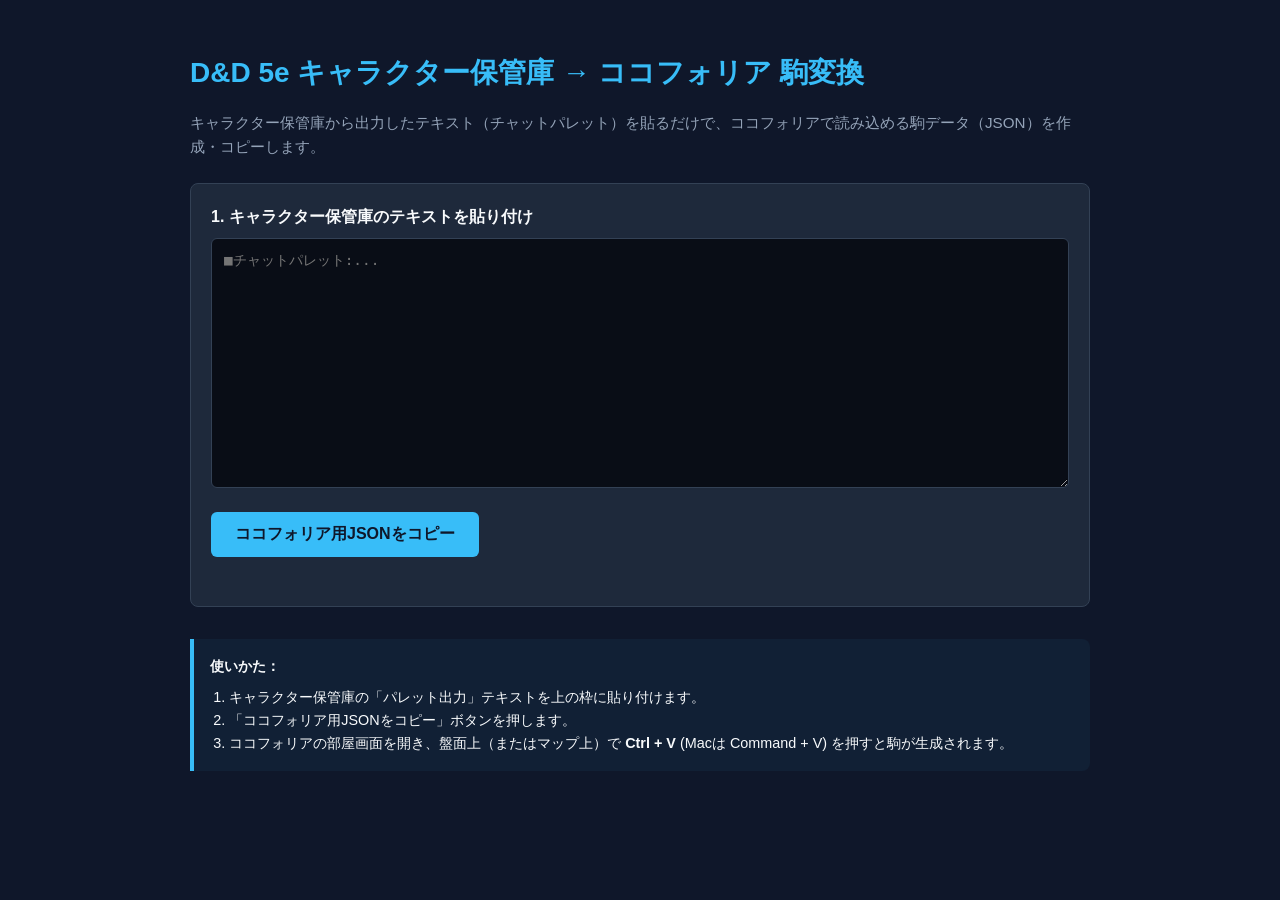
<file: index.html>
<!DOCTYPE html>
<html lang="ja">
<head>
  <meta charset="UTF-8">
  <meta name="viewport" content="width=device-width, initial-scale=1.0">
  <title>D&D 5e キャラクター保管庫 → ココフォリア駒変換ツール</title>
  <style>
    :root {
      --bg-color: #0f172a;
      --card-bg: #1e293b;
      --accent-color: #38bdf8;
      --accent-hover: #0284c7;
      --text-color: #f8fafc;
      --border-color: #334155;
    }

    body {
      font-family: -apple-system, BlinkMacSystemFont, "Segoe UI", Roboto, "Helvetica Neue", Arial, sans-serif;
      background-color: var(--bg-color);
      color: var(--text-color);
      max-width: 900px;
      margin: 0 auto;
      padding: 2rem 1rem;
      line-height: 1.6;
    }

    h1 {
      font-size: 1.75rem;
      margin-bottom: 0.5rem;
      color: var(--accent-color);
    }

    p.description {
      font-size: 0.95rem;
      color: #94a3b8;
      margin-bottom: 1.5rem;
    }

    .container {
      display: flex;
      flex-direction: column;
      gap: 1.5rem;
    }

    .card {
      background-color: var(--card-bg);
      border: 1px solid var(--border-color);
      border-radius: 8px;
      padding: 1.25rem;
    }

    label {
      display: block;
      font-weight: bold;
      margin-bottom: 0.5rem;
    }

    textarea {
      width: 100%;
      height: 250px;
      background-color: #090d16;
      border: 1px solid var(--border-color);
      border-radius: 6px;
      color: var(--text-color);
      padding: 0.75rem;
      font-family: monospace;
      font-size: 0.9rem;
      resize: vertical;
      box-sizing: border-box;
    }

    textarea:focus {
      outline: 2px solid var(--accent-color);
    }

    .btn-group {
      display: flex;
      gap: 1rem;
      margin-top: 1rem;
    }

    button {
      background-color: var(--accent-color);
      color: #0f172a;
      border: none;
      border-radius: 6px;
      padding: 0.75rem 1.5rem;
      font-weight: bold;
      font-size: 1rem;
      cursor: pointer;
      transition: background-color 0.2s;
    }

    button:hover {
      background-color: var(--accent-hover);
      color: #ffffff;
    }

    .message {
      margin-top: 0.5rem;
      font-size: 0.9rem;
      font-weight: bold;
      color: #4ade80;
      min-height: 1.5em;
    }

    .instructions {
      background-color: rgba(56, 189, 248, 0.05);
      border-left: 4px solid var(--accent-color);
      padding: 1rem;
      margin-top: 2rem;
      border-radius: 0 8px 8px 0;
      font-size: 0.9rem;
    }

    .instructions ol {
      margin: 0.5rem 0 0 1.2rem;
      padding: 0;
    }
  </style>
</head>
<body>

  <h1>D&D 5e キャラクター保管庫 → ココフォリア 駒変換</h1>
  <p class="description">キャラクター保管庫から出力したテキスト（チャットパレット）を貼るだけで、ココフォリアで読み込める駒データ（JSON）を作成・コピーします。</p>

  <div class="container">
    <div class="card">
      <label for="inputText">1. キャラクター保管庫のテキストを貼り付け</label>
      <textarea id="inputText" placeholder="■チャットパレット:..."></textarea>
      
      <div class="btn-group">
        <button id="convertBtn">ココフォリア用JSONをコピー</button>
      </div>
      <div id="statusMsg" class="message"></div>
    </div>
  </div>

  <div class="instructions">
    <strong>使いかた：</strong>
    <ol>
      <li>キャラクター保管庫の「パレット出力」テキストを上の枠に貼り付けます。</li>
      <li>「ココフォリア用JSONをコピー」ボタンを押します。</li>
      <li>ココフォリアの部屋画面を開き、盤面上（またはマップ上）で <strong>Ctrl + V</strong> (Macは Command + V) を押すと駒が生成されます。</li>
    </ol>
  </div>

  <script>
    // テキストから数値を抽出するヘルパー関数
    function extractValue(text, pattern, defaultValue = 0) {
      const match = text.match(pattern);
      return match ? parseInt(match[1], 10) : defaultValue;
    }

    // チャットパレットテキストをパースしてココフォリア用JSONに変換する関数
    function parseToCcfoliaJson(rawText) {
      // 1. キャラクター名の抽出
      const nameMatch = rawText.match(/■チャットパレット:([^\r\n]+)/);
      const name = nameMatch ? nameMatch[1].trim() : "名称未設定";

      // 2. メモ（レベル・種族・クラス等）の抽出
      const memoMatch = rawText.match(/■レベル:([^\r\n]+)/);
      const memo = memoMatch ? memoMatch[1].trim() : "";

      // 3. ステータス値のパース
      // イニシアチブ (例: 1d20+2 ▼イニシアチブ)
      const initiativeMatch = rawText.match(/1d20([+-]\d+)\s*▼イニシアチブ/);
      const initiative = initiativeMatch ? parseInt(initiativeMatch[1], 10) : 0;

      // AC (例: ▼AC:18)
      const ac = extractValue(rawText, /▼AC:(\d+)/, 10);

      // HP (例: ▼HP:13/13)
      const hpMatch = rawText.match(/▼HP:(\d+)\/(\d+)/);
      const currentHp = hpMatch ? parseInt(hpMatch[1], 10) : 0;
      const maxHp = hpMatch ? parseInt(hpMatch[2], 10) : 0;

      // 移動速度 (例: ▼移動速度:30ft./6sq. -> 30)
      const speed = extractValue(rawText, /▼移動速度:(\d+)ft/, 30);

      // 4. ココフォリア用データ構造の組み立て
      const ccfoliaData = {
        kind: "character",
        data: {
          name: name,
          memo: memo,
          initiative: initiative,
          externalUrl: "",
          status: [
            { label: "HP", value: currentHp, max: maxHp },
            { label: "AC", value: ac, max: ac },
            { label: "移動速度", value: speed, max: speed }
          ],
          params: [],
          commands: rawText.trim()
        }
      };

      return ccfoliaData;
    }

    // イベントリスナーの設定
    document.getElementById('convertBtn').addEventListener('click', async () => {
      const inputText = document.getElementById('inputText').value;
      const statusMsg = document.getElementById('statusMsg');

      if (!inputText.trim()) {
        statusMsg.style.color = '#f87171'; // 赤色
        statusMsg.textContent = 'テキストを入力してください。';
        return;
      }

      try {
        const jsonOutput = parseToCcfoliaJson(inputText);
        const jsonString = JSON.stringify(jsonOutput, null, 2);

        // クリップボードへ書き込み
        await navigator.clipboard.writeText(jsonString);

        statusMsg.style.color = '#4ade80'; // 緑色
        statusMsg.textContent = '✓ クリップボードにコピーしました！ココフォリア上で Paste (Ctrl+V) してください。';
      } catch (err) {
        console.error(err);
        statusMsg.style.color = '#f87171';
        statusMsg.textContent = '変換に失敗しました。テキストフォーマットを確認してください。';
      }
    });
  </script>
</body>
</html>
</file>
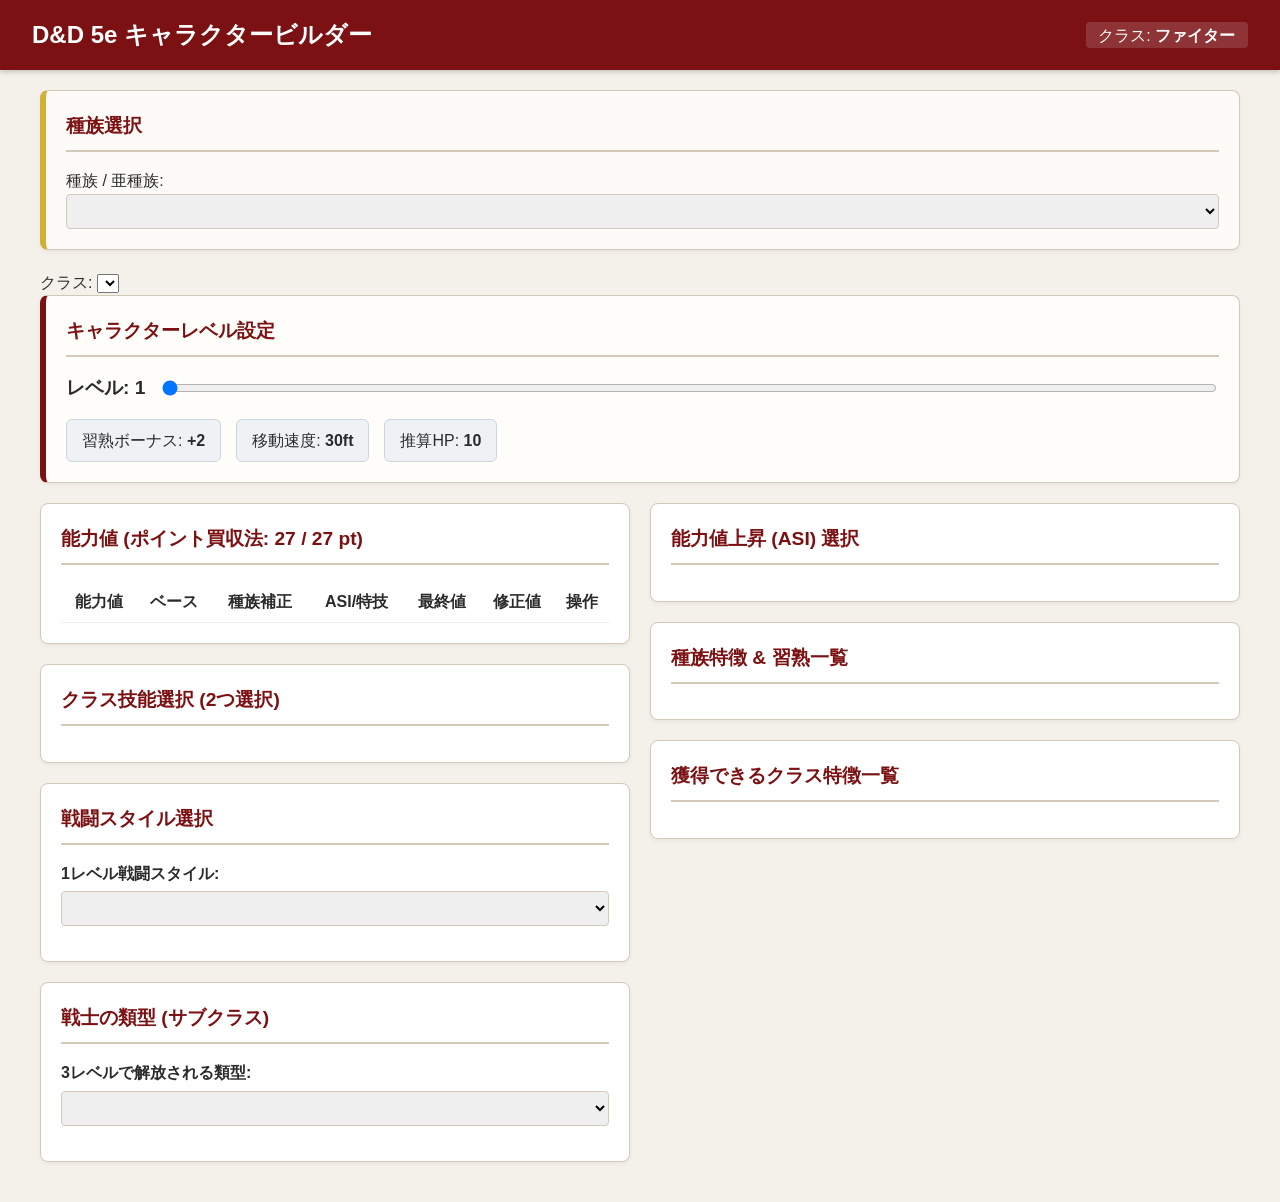
<file: chara/index.html>
<!DOCTYPE html>
<html lang="ja">
<head>
    <meta charset="UTF-8">
    <meta name="viewport" content="width=device-width, initial-scale=1.0">
    <title>D&D 5e キャラクタービルダー</title>
    <link rel="stylesheet" href="style.css">
</head>
<body>
    <header class="app-header">
        <h1>D&D 5e キャラクタービルダー</h1>
        <div class="header-info">
            <span>クラス: <strong>ファイター</strong></span>
        </div>
    </header>

    <main class="container">
        <!-- 種族選択セクション -->
        <section class="card race-section">
            <h2>種族選択</h2>
            <div class="race-control">
                <label for="race-select">種族 / 亜種族:</label>
                <select id="race-select" class="style-select"></select>
            </div>
            <!-- ハーフエルフ用任意能力値選択枠 -->
            <div id="half-elf-bonus-group" class="half-elf-group hidden">
                <p class="sub-text">【ハーフエルフ特徴】魅力以外で+1する能力値を2つ選択してください:</p>
                <select id="he-stat-1" class="he-select"></select>
                <select id="he-stat-2" class="he-select"></select>
            </div>
        </section>

        <!-- 既存のレベル設定などの近くに追加 -->
        <div class="form-group">
            <label for="class-select">クラス:</label>
            <select id="class-select" class="form-control">
                <!-- app.js の renderClassSelect() でファイター/ローグが自動描画されます -->
            </select>
        </div>

        <!-- 基本パラメータ設定 -->
        <section class="card level-section">
            <h2>キャラクターレベル設定</h2>
            <div class="level-control">
                <label for="level-slider">レベル: <span id="level-disp">1</span></label>
                <input type="range" id="level-slider" min="1" max="20" value="1">
            </div>
            <div class="level-stats">
                <div class="stat-badge">習熟ボーナス: <strong id="prof-bonus">+2</strong></div>
                <div class="stat-badge">移動速度: <strong id="speed-disp">30ft</strong></div>
                <div class="stat-badge">推算HP: <strong id="hp-disp">10</strong></div>
            </div>
        </section>

        <div class="grid-layout">
            <!-- 左カラム -->
            <div class="column">
                <section class="card">
                    <h2>能力値 (ポイント買収法: <span id="pts-left">27</span> / 27 pt)</h2>
                    <table class="ability-table">
                        <thead>
                            <tr>
                                <th>能力値</th>
                                <th>ベース</th>
                                <th>種族補正</th>
                                <th>ASI/特技</th>
                                <th>最終値</th>
                                <th>修正値</th>
                                <th>操作</th>
                            </tr>
                        </thead>
                        <tbody id="ability-rows"></tbody>
                    </table>
                </section>

                <section class="card">
                    <h2>クラス技能選択 (2つ選択)</h2>
                    <div id="skills-list" class="checkbox-grid"></div>
                </section>

                <section class="card">
                    <h2>戦闘スタイル選択</h2>
                    <div class="style-select-group">
                        <label for="style-1">1レベル戦闘スタイル:</label>
                        <select id="style-1" class="style-select"></select>
                    </div>
                    <div id="style-2-group" class="style-select-group hidden">
                        <label for="style-2">10レベル戦闘スタイル追加 (チャンピオン):</label>
                        <select id="style-2" class="style-select"></select>
                    </div>
                </section>

                <!-- サブクラス選択セクション -->
                <section class="card id="archetype-card">
                    <h2>戦士の類型 (サブクラス)</h2>
                    <div class="style-select-group">
                        <label for="archetype-select">3レベルで解放される類型:</label>
                        <select id="archetype-select" class="style-select"></select>
                    </div>
                    <div id="archetype-desc" class="sub-text" style="margin-top:8px;"></div>
                </section>
            </div>

            <!-- 右カラム -->
            <div class="column">
                <section class="card" id="asi-card">
                    <h2>能力値上昇 (ASI) 選択</h2>
                    <div id="asi-container"></div>
                </section>

                <section class="card">
                    <h2>種族特徴 & 習熟一覧</h2>
                    <div id="race-traits-list" class="timeline"></div>
                </section>

                <section class="card">
                    <h2>獲得できるクラス特徴一覧</h2>
                    <div id="features-list" class="timeline"></div>
                </section>
            </div>
        </div>
    </main>

    <script src="app.js"></script>
</body>
</html>
</file>
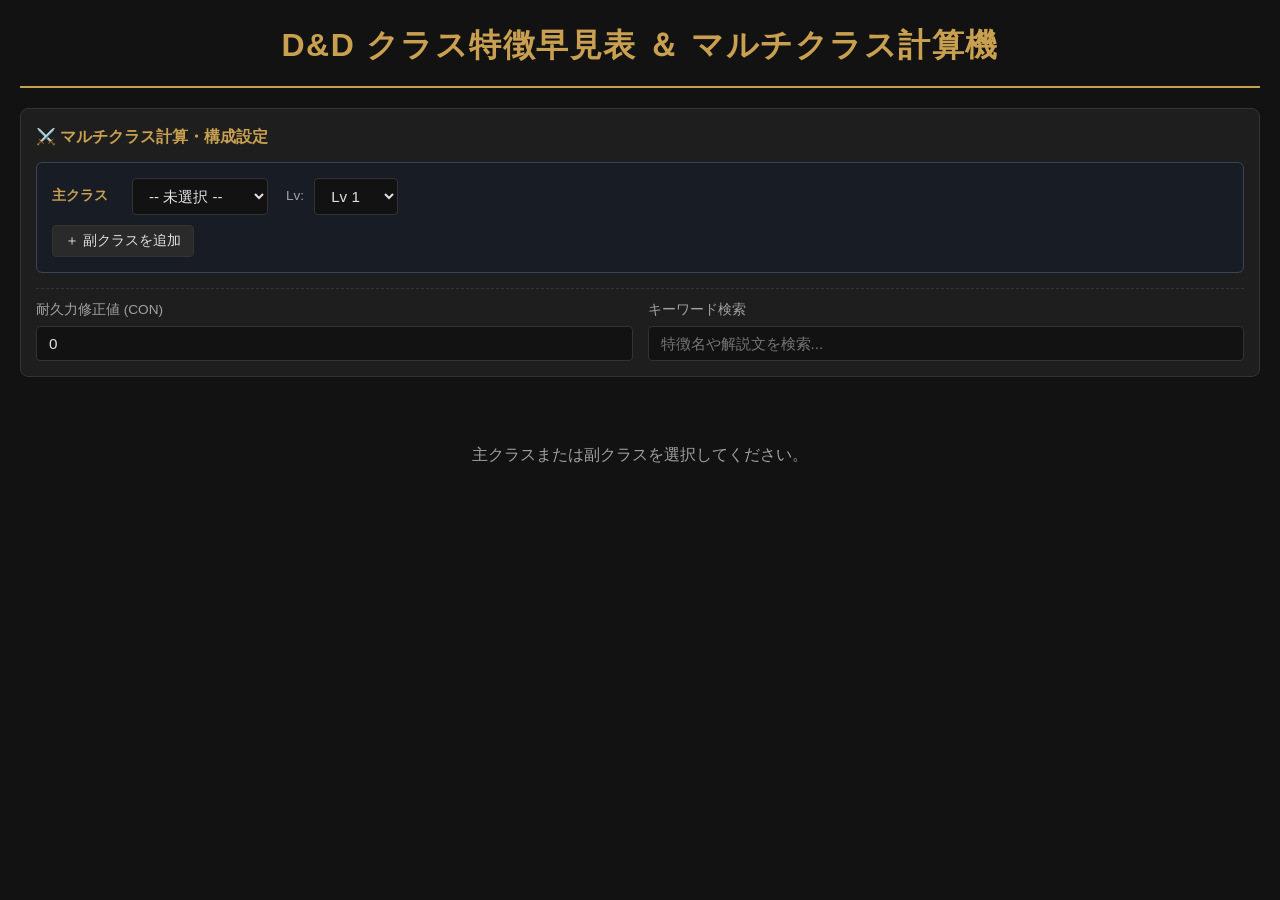
<file: mclass/index.html>
<!DOCTYPE html>
<html lang="ja">
<head>
  <meta charset="UTF-8">
  <meta name="viewport" content="width=device-width, initial-scale=1.0">
  <title>D&D クラス特徴早見表 ＆ マルチクラス計算機</title>
  <style>
    :root {
      --bg-color: #121212;
      --card-bg: #1e1e1e;
      --accent-color: #c9a050;
      --text-color: #e0e0e0;
      --text-muted: #a0a0a0;
      --border-color: #333333;
      --badge-bg: #2a2a3e;
      --badge-text: #8a99ad;
      --multiclass-bg: #181c24;
      --multiclass-border: #384458;
    }

    * {
      box-sizing: border-box;
      margin: 0;
      padding: 0;
    }

    body {
      font-family: -apple-system, BlinkMacSystemFont, "Segoe UI", Roboto, "Helvetica Neue", Arial, sans-serif;
      background-color: var(--bg-color);
      color: var(--text-color);
      padding: 20px;
      line-height: 1.6;
    }

    header {
      text-align: center;
      margin-bottom: 20px;
      padding-bottom: 15px;
      border-bottom: 2px solid var(--accent-color);
    }

    h1 {
      color: var(--accent-color);
      font-size: 2rem;
      letter-spacing: 1.5px;
    }

    /* コントロールパネルエリア */
    .controls-wrapper {
      background-color: var(--card-bg);
      border: 1px solid var(--border-color);
      border-radius: 8px;
      padding: 15px;
      margin-bottom: 25px;
    }

    .panel-title {
      font-size: 1rem;
      color: var(--accent-color);
      margin-bottom: 12px;
      font-weight: bold;
      display: flex;
      align-items: center;
      gap: 8px;
    }

    .multiclass-builder {
      background-color: var(--multiclass-bg);
      border: 1px solid var(--multiclass-border);
      border-radius: 6px;
      padding: 15px;
      margin-bottom: 15px;
    }

    .class-row {
      display: flex;
      flex-wrap: wrap;
      align-items: center;
      gap: 10px;
      margin-bottom: 10px;
    }

    .class-row:last-child {
      margin-bottom: 0;
    }

    .row-label {
      width: 70px;
      font-size: 0.85rem;
      font-weight: bold;
      color: var(--accent-color);
    }

    .btn {
      background-color: #2a2a2a;
      color: var(--text-color);
      border: 1px solid var(--border-color);
      padding: 6px 12px;
      border-radius: 4px;
      cursor: pointer;
      font-size: 0.85rem;
      transition: background 0.2s;
    }

    .btn:hover {
      background-color: #383838;
      border-color: var(--accent-color);
    }

    .btn-danger {
      background-color: #4a1f1f;
      color: #ff9999;
      border-color: #662222;
    }

    .btn-danger:hover {
      background-color: #662a2a;
    }

    .controls {
      display: flex;
      flex-wrap: wrap;
      gap: 15px;
      padding-top: 10px;
      border-top: 1px dashed var(--border-color);
    }

    .control-group {
      display: flex;
      flex-direction: column;
      flex: 1;
      min-width: 160px;
    }

    label {
      font-size: 0.85rem;
      color: var(--text-muted);
      margin-bottom: 5px;
    }

    select, input {
      background-color: var(--bg-color);
      color: var(--text-color);
      border: 1px solid var(--border-color);
      padding: 8px 12px;
      border-radius: 4px;
      font-size: 0.95rem;
      outline: none;
    }

    select:focus, input:focus {
      border-color: var(--accent-color);
    }

    /* サマリーカードエリア */
    .summary-card {
      background-color: #181c24;
      border: 1px solid #2d3748;
      border-left: 4px solid var(--accent-color);
      border-radius: 6px;
      padding: 15px;
      margin-bottom: 25px;
      display: none;
    }

    .summary-grid {
      display: grid;
      grid-template-columns: repeat(auto-fit, minmax(180px, 1fr));
      gap: 15px;
      margin-bottom: 10px;
    }

    .summary-item label {
      font-size: 0.8rem;
      color: var(--text-muted);
    }

    .summary-val {
      font-size: 1.2rem;
      font-weight: bold;
      color: var(--accent-color);
    }

    /* テーブル・早見表エリア */
    .class-section {
      background-color: var(--card-bg);
      border-radius: 8px;
      border: 1px solid var(--border-color);
      margin-bottom: 30px;
      overflow: hidden;
    }

    .class-header {
      background-color: #252525;
      padding: 15px 20px;
      border-bottom: 1px solid var(--border-color);
      display: flex;
      justify-content: space-between;
      align-items: center;
      flex-wrap: wrap;
      gap: 10px;
    }

    .class-title {
      font-size: 1.5rem;
      color: var(--accent-color);
    }

    .class-meta {
      display: flex;
      gap: 10px;
      flex-wrap: wrap;
    }

    .meta-badge {
      background-color: var(--badge-bg);
      color: var(--badge-text);
      font-size: 0.8rem;
      padding: 3px 8px;
      border-radius: 4px;
      border: 1px solid #3d3d5c;
    }

    .base-info-panel {
      background-color: #181818;
      border-bottom: 1px solid var(--border-color);
      padding: 12px 20px;
      font-size: 0.9rem;
    }

    .base-info-grid {
      display: grid;
      grid-template-columns: repeat(auto-fit, minmax(280px, 1fr));
      gap: 8px 20px;
    }

    .base-info-item span {
      color: var(--accent-color);
      font-weight: bold;
    }

    .base-info-item.full-width {
      grid-column: 1 / -1;
    }

    .tab-container {
      display: flex;
      background-color: #1a1a1a;
      border-bottom: 1px solid var(--border-color);
      overflow-x: auto;
    }

    .tab-button {
      background: none;
      border: none;
      color: var(--text-muted);
      padding: 10px 18px;
      cursor: pointer;
      font-size: 0.95rem;
      border-bottom: 2px solid transparent;
      white-space: nowrap;
    }

    .tab-button.active {
      color: var(--accent-color);
      border-bottom-color: var(--accent-color);
      background-color: var(--card-bg);
    }

    .tab-content {
      display: none;
      padding: 20px;
    }

    .tab-content.active {
      display: block;
    }

    .archetype-desc {
      font-style: italic;
      color: var(--text-muted);
      margin-bottom: 15px;
      padding-bottom: 10px;
      border-bottom: 1px dashed var(--border-color);
    }

    table {
      width: 100%;
      border-collapse: collapse;
      text-align: left;
    }

    th, td {
      padding: 10px 12px;
      border-bottom: 1px solid var(--border-color);
    }

    th {
      background-color: #252525;
      color: var(--accent-color);
      font-weight: 600;
      white-space: nowrap;
    }

    tr:nth-child(even) {
      background-color: rgba(255, 255, 255, 0.02);
    }

    .level-col {
      width: 60px;
      text-align: center;
      font-weight: bold;
      color: var(--accent-color);
    }

    .name-col {
      width: 180px;
      font-weight: 600;
    }

    .no-results {
      text-align: center;
      padding: 40px;
      color: var(--text-muted);
    }

    mark {
      background-color: #c9a050;
      color: #121212;
      border-radius: 2px;
      padding: 0 2px;
      font-weight: bold;
    }
  </style>
</head>
<body>

  <header>
    <h1>D&D クラス特徴早見表 ＆ マルチクラス計算機</h1>
  </header>

  <div class="controls-wrapper">
    <div class="panel-title">⚔️ マルチクラス計算・構成設定</div>
    <div class="multiclass-builder">
      <!-- 主クラス設定 -->
      <div class="class-row">
        <span class="row-label">主クラス</span>
        <select id="primary-class" onchange="handleMulticlassChange()">
          <option value="">-- 未選択 --</option>
        </select>
        <label style="margin-left:8px; margin-bottom:0;">Lv:</label>
        <select class="class-level-select" id="primary-class-lvl" onchange="handleMulticlassChange()">
          <!-- JSで1-20生成 -->
        </select>
      </div>

      <!-- 副クラス動的追加コンテナ -->
      <div id="subclasses-container"></div>

      <div style="margin-top: 10px;">
        <button type="button" class="btn" onclick="addSubClassRow()">＋ 副クラスを追加</button>
      </div>
    </div>

    <!-- 検索＆パラメータエリア -->
    <div class="controls">
      <div class="control-group">
        <label for="con-mod">耐久力修正値 (CON)</label>
        <input type="number" id="con-mod" value="0" min="-5" max="10">
      </div>
      <div class="control-group">
        <label for="search-input">キーワード検索</label>
        <input type="text" id="search-input" placeholder="特徴名や解説文を検索...">
      </div>
    </div>
  </div>

  <!-- マルチクラス計算サマリー -->
  <div id="summary-card" class="summary-card">
    <div class="summary-grid">
      <div class="summary-item">
        <label>総キャラクターレベル</label>
        <div id="summary-total-lvl" class="summary-val">Lv 0</div>
      </div>
      <div class="summary-item">
        <label>習熟ボーナス</label>
        <div id="summary-prof-bonus" class="summary-val">+2</div>
      </div>
      <div class="summary-item">
        <label>合計体力 (合計HP)</label>
        <div id="summary-total-hp" class="summary-val">0</div>
      </div>
      <div class="summary-item">
        <label>実質キャスターレベル</label>
        <div id="summary-caster-lvl" class="summary-val">なし</div>
      </div>
    </div>
    <div id="multiclass-spell-slots" style="display:none; margin-top: 10px;">
      <label style="font-size: 0.8rem; color: var(--text-muted);">マルチクラス合算 呪文スロット</label>
      <table style="font-size: 0.85rem; text-align: center; margin-top: 4px;">
        <thead>
          <tr>
            <th>1Lv</th><th>2Lv</th><th>3Lv</th><th>4Lv</th><th>5Lv</th><th>6Lv</th><th>7Lv</th><th>8Lv</th><th>9Lv</th>
          </tr>
        </thead>
        <tbody>
          <tr id="multiclass-slots-row"></tr>
        </tbody>
      </table>
    </div>
  </div>

  <main id="app"></main>

  <script>
    const classData = [
      {
        "class_id": "wizard",
        "class_name": "ウィザード",
        "hit_die": 6,
        "hp_first_level": 6,
        "hp_subsequent_levels": 4,
        "caster_type": 1,
        "saving_throws": ["INT", "WIS"],
        "proficiencies": {
          "armor": "なし",
          "weapons": "ダガー、ダーツ、スリング、クオータースタッフ、ライト・クロスボウ",
          "tools": "なし"
        },
        "skill_choices": {
          "count": 2,
          "options": ["医術", "看破", "宗教", "捜査", "魔法学", "歴史"]
        },
        "equipment": [
          "（a）クオータースタッフ、または（b）ダガー",
          "（a）呪文構成要素ポーチ、または（b）秘術焦点具",
          "（a）学者パック、または（b）探険家パック",
          "呪文書"
        ],
        "asi_levels": [4, 8, 12, 16, 19],
        "archetype_level": 2,
        "archetype_title": "秘術の学派",
        "archetypes": [
          {
            "id": "illusion",
            "name": "幻術系統",
            "desc": "感覚を狂わせ、精神をまどわし、存在し得ないものをも実在するかのように見せる幻影の魔法を修める学派。",
            "features": [
              { "level": 2, "name": "幻術の専門家", "desc": "幻術呪文を呪文書に書き写すのに要する金銭と時間が半分になる。" },
              { "level": 2, "name": "マイナー・イリュージョン強化", "desc": "マイナー・イリュージョンを修得（習得済なら他の初級呪文1つ）。1回の発動で音と映像の両方を生み出せる。" },
              { "level": 6, "name": "可変幻影", "desc": "持続1分以上の幻術の持続中、アクションを用いてその幻の性質を変化させることができる。" },
              { "level": 10, "name": "幻影変り身", "desc": "攻撃を受けた際、リアクションで自身の幻を割り込ませ、攻撃を自動的にミスにできる（1回/小休憩または大休憩）。" },
              { "level": 14, "name": "実体ある幻影", "desc": "1レベル以上の幻術で生成した自律行動しない物体1個を、ボーナス・アクションで1分間実体化させられる（ダメージを与える等の害は不可）。" }
            ]
          },
          {
            "id": "conjuration",
            "name": "召喚術系統",
            "desc": "物体やクリーチャーを出現させたり、瞬間移動や次元間移動を自在に操る学派。",
            "features": [
              { "level": 2, "name": "召喚術の専門家", "desc": "召喚術呪文を呪文書に書き写すのに要する金銭と時間が半分になる。" },
              { "level": 2, "name": "小召喚", "desc": "アクションで1辺3ft・重量10lb以内の見覚えのある非魔法的物体1つを10ft以内に召喚する（1時間持続、ダメージ発生等で消滅）。" },
              { "level": 6, "name": "友好的位置交換", "desc": "アクションで30ft以内の空きスペースか、同意する小型/中型クリーチャーと位置を交換する（1回/大休憩、または1レベル以上の召喚術発動で回復）。" },
              { "level": 10, "name": "召喚術集中強化", "desc": "召喚術呪文への精神集中は、ダメージを受けても破れることがなくなる。" },
              { "level": 14, "name": "頑丈な召喚クリーチャー", "desc": "召喚術呪文で召喚または創造したクリーチャーは、すべて30の一時的ヒット・ポイントを得る。" }
            ]
          },
          {
            "id": "necromancy",
            "name": "死霊術系統",
            "desc": "生と死、知識、そしてアンデッドの力を操作し、生命力を奪い取って自らの魔力へと変える学派。",
            "features": [
              { "level": 2, "name": "死霊術の専門家", "desc": "死霊術呪文を呪文書に書き写すのに要する金銭と時間が半分になる。" },
              { "level": 2, "name": "生命刈り取り", "desc": "1レベル以上の呪文で敵を倒した際、(呪文レベル×2) HPを回復（死霊術なら(呪文レベル×3) HP回復）。人造・アンデッドには無効。" },
              { "level": 6, "name": "アンデッド使い", "desc": "アニメイト・デッドを修得。発動時に作成できるアンデッドが1体増加し、生成されたアンデッドは最大HP（+ウィザードLv）と武器ダメージ（+習熟ボーナス）が増加する。" },
              { "level": 10, "name": "アンデッド慣れ", "desc": "[死霊]ダメージ抵抗を得る。また、最大HPの減少効果を受けなくなる。" },
              { "level": 14, "name": "アンデッド支配", "desc": "60ft以内のアンデッド1体をアクションで【魅力】セーヴさせ、失敗時に支配下に置く（知性判定で毎時再セーヴの可能性あり）。" }
            ]
          },
          {
            "id": "enchantment",
            "name": "心術系統",
            "desc": "他者の精神に働きかけ、魅了や記憶の操作によって屈服または誘導する学派。",
            "features": [
              { "level": 2, "name": "心術の専門家", "desc": "心術呪文を呪文書に書き写すのに要する金銭と時間が半分になる。" },
              { "level": 2, "name": "催眠の凝視", "desc": "5ft以内の敵1体を【判断力】セーヴさせ、失敗すると移動速度0かつ無力化を伴う魅了状態にする（毎ターンアクションで維持可能）。" },
              { "level": 6, "name": "とっさの魅了", "desc": "30ft以内からの攻撃に対し、リアクションで【判断力】セーヴを強いて攻撃対象を他の近くの目標へそらせる。" },
              { "level": 10, "name": "二股の心術", "desc": "単体を対象とする1レベル以上の心術呪文を発動する際、2体目の目標を同時に選択できる。" },
              { "level": 14, "name": "記憶操作", "desc": "心術呪文で魅了されたことを気づかせないようにできる。また、アクションで魅了中の出来事を(1 + 魅力修正値)時間分忘れさせることができる。" }
            ]
          },
          {
            "id": "divination",
            "name": "占術系統",
            "desc": "時間・空間・意識のヴェールを見通し、過去・現在・未来の知識を得る学派。",
            "features": [
              { "level": 2, "name": "占術の専門家", "desc": "占術呪文を呪文書に書き写すのに要する金銭と時間が半分になる。" },
              { "level": 2, "name": "予見", "desc": "大休憩ごとにd20を2回振り記録する。自分または見えている目標の攻撃/セーヴ/能力値判定の出目を、そのダイス結果と差し替えることができる。" },
              { "level": 6, "name": "占術の達人", "desc": "2レベル以上のスロットで占術呪文を発動した際、それより低いレベル（最大5Lv）の消費済みスロットを1つ回復する。" },
              { "level": 10, "name": "第三の眼", "desc": "アクションで「暗視(60ft)」「エーテル界視覚(60ft)」「読解力向上」「不可視視認(10ft)」から1つを選択し、休憩または無力化まで効果を得る。" },
              { "level": 14, "name": "予見強化", "desc": "「予見」で記録するd20の数が2個から3個に増加する。" }
            ]
          },
          {
            "id": "transmutation",
            "name": "変成術系統",
            "desc": "エネルギーと物質の形態や性情を変化させ、物体や生命を作り変える学派。",
            "features": [
              { "level": 2, "name": "変成術の専門家", "desc": "変成術呪文を呪文書に書き写すのに要する金銭と時間が半分になる。" },
              { "level": 2, "name": "初級錬金術", "desc": "10分かけて、木・石・鉄・銅・銀の非魔法的物質を別の素材へ一時的に変化させる（1時間持続）。" },
              { "level": 6, "name": "変成術士の石", "desc": "8時間で特殊な石を作成。所持者に「暗視」「移動速度+10ft」「CONセーヴ習熟」「特定属性抵抗」のいずれか1つの利益を与える。" },
              { "level": 10, "name": "姿変え", "desc": "ポリモーフを呪文書に追加。1日1回スロット消費なしで自身をCR1以下の野獣に変化させられる（小休憩/大休憩で回復）。" },
              { "level": 14, "name": "変成術奥義", "desc": "変成術士の石を破壊することで、「大変化」「万能薬（全回復・全治）」「生命回復（レイズ・デッド）」「若返り（3d10歳若返る）」のいずれかを瞬時に発動する。" }
            ]
          },
          {
            "id": "abjuration",
            "name": "防御術系統",
            "desc": "守護、打ち払い、保護の魔法に秀で、有害な効果や攻撃から身を守る学派。",
            "features": [
              { "level": 2, "name": "防御術の専門家", "desc": "防御術呪文を呪文書に書き写すのに要する金銭と時間が半分になる。" },
              { "level": 2, "name": "秘術の防壁", "desc": "1レベル以上の防御術発動時、HP(ウィザードLv×2 + INT修正値)を持つ防壁を展開。ダメージを肩代わりし、防御術発動ごとにHPが回復する。" },
              { "level": 6, "name": "防壁展開", "desc": "30ft以内の味方がダメージを受けた際、リアクションで自らの「秘術の防壁」にそのダメージを肩代わりさせられる。" },
              { "level": 10, "name": "防御術強化", "desc": "カウンタースペルやディスペル・マジックなど、発動時に能力値判定を要する防御術に習熟ボーナスを加算できる。" },
              { "level": 14, "name": "呪文抵抗", "desc": "すべての呪文に対するセーヴィング・スローに有利を得る。また、呪文による全ダメージに対して抵抗を得る。" }
            ]
          },
          {
            "id": "evocation",
            "name": "力術系統",
            "desc": "極寒、業火、轟雷、紫電、強酸などの強力な元素的効果を作り出す魔法を重点的に学ぶ学派。",
            "features": [
              { "level": 2, "name": "力術の専門家", "desc": "力術呪文を呪文書に書き写すのに要する金銭と時間が半分になる。" },
              { "level": 2, "name": "呪文効果範囲操作", "desc": "力術呪文発動時、見えている対象を(1 + 呪文レベル)体まで自動的にセーヴ成功させられる。成功でダメージ半減の呪文の場合、対象はダメージを受けない。" },
              { "level": 6, "name": "初級呪文強化", "desc": "セーヴを強いるダメージ初級呪文に対し、敵がセーヴ成功しても半分のダメージを与える（追加効果はなし）。" },
              { "level": 10, "name": "力術強化", "desc": "発動するウィザード力術呪文の1回のダメージ・ロールに【知力】修正値を加算できる。" },
              { "level": 14, "name": "限界突破", "desc": "1〜5レベルのダメージ呪文で最大ダメージを出せる。2回目以降の使用はレベルに応じた［死霊］ダメージを受ける（抵抗・完全耐性無視）。" }
            ]
          }
        ],
        "features": [
          { "level": 1, "name": "呪文発動", "desc": "知力を発動能力としてウィザード呪文を使用可能。初級呪文3種と1レベル呪文6種を収めた呪文書を所持。" },
          { "level": 1, "name": "秘術回復", "desc": "1日1回、小休憩時に(ウィザード・レベル / 2)切り上げ以下の合計レベルの呪文スロットを回復できる（6レベル以上のスロットは不可）。" },
          { "level": 2, "name": "秘術の学派", "desc": "選択した学派の特徴を得る。" },
          { "level": 18, "name": "呪文体得", "desc": "呪文書から選択した1レベル呪文1つと2レベル呪文1つを、準備していればスロット消費なしで最低レベル発動できる。" },
          { "level": 20, "name": "愛用呪文", "desc": "呪文書から選択した3レベル呪文2つを常に準備状態（準備数カウント外）とし、それぞれ小休憩/大休憩ごとに1回スロット消費なしで発動できる。" }
        ]
      },
      {
  "class_id": "warlock",
  "class_name": "ウォーロック",
  "hit_die": 8,
  "hp_first_level": 8,
  "hp_subsequent_levels": 5,
  "saving_throws": ["WIS", "CHA"],
  "proficiencies": {
    "armor": "軽装鎧",
    "weapons": "単純武器",
    "tools": "なし"
  },
  "skill_choices": {
    "count": 2,
    "options": ["威圧", "自然", "宗教", "捜査", "ペテン", "魔法学", "歴史"]
  },
  "equipment": [
    "（a）ライト・クロスボウとボルト20本、または（b）任意の単純武器1つ",
    "（a）呪文構成要素ポーチ、または（b）秘術焦点具",
    "（a）学者パック、または（b）地下探険家パック",
    "レザー・アーマー、任意の単純武器1つ、ダガー2本"
  ],
  "asi_levels": [4, 8, 12, 16, 19],
  "archetype_level": 1,
  "archetype_title": "この世ならぬ契約相手",
  "archetypes": [
    {
      "id": "archfey",
      "name": "アーチフェイ",
      "desc": "定命の諸種族が生れる以前の古い秘密を保つフェイの貴族と契約を結び、惑わしや神秘の力を授かったウォーロック。",
      "features": [
        { "level": 1, "name": "呪文リスト拡張", "desc": "ウォーロック呪文選択時、スリープ、フェアリー・ファイアー、カーム・エモーションズ、ファンタズマル・フォース、プラント・グロウス、ブリンク、グレーター・インヴィジビリティ、ドミネイト・ビースト、シーミング、ドミネイト・パースンが選択可能になる。" },
        { "level": 1, "name": "フェイの威風", "desc": "アクションで起点とする10ft立方体内の全対象を【判断力】セーヴさせ、失敗時に次のターン終了まで魅了または恐怖状態にする（1回/小休憩または大休憩）。" },
        { "level": 6, "name": "霧隠れ", "desc": "ダメージを受けた際、リアクションで不可視化しつつ最大60ftまで瞬間移動する（1回/小休憩または大休憩）。" },
        { "level": 10, "name": "魅了返し", "desc": "魅了状態に完全耐性を得る。また、魅了を試みてきた敵にリアクションで【判断力】セーヴを強いて、1分間魅了状態にし返せる。" },
        { "level": 14, "name": "昏き惑乱", "desc": "アクションで60ft以内の1体を【判断力】セーヴさせ、失敗時に1分間（要集中）魅了または恐怖にし、霧深い幻の世界へ閉じ込める（1回/小休憩または大休憩）。" }
      ]
    },
    {
      "id": "fiend",
      "name": "フィーンド",
      "desc": "下方次元界の邪悪な魔物と契約を結び、破壊と汚染の力を授かったウォーロック。",
      "features": [
        { "level": 1, "name": "呪文リスト拡張", "desc": "ウォーロック呪文選択時、コマンド、バーニング・ハンズ、スコーチング・レイ、ブラインドネス／デフネス、スティンキング・クラウド、ファイアーボール、ウォール・オヴ・ファイアー、ハロウ、フレイム・ストライクが選択可能になる。" },
        { "level": 1, "name": "暗黒の祝福", "desc": "敵対的クリーチャーのHPを0にした際、（魅力修正値 + ウォーロックLv）に等しい一時的HPを得る（最低1）。" },
        { "level": 6, "name": "暗黒の恩寵", "desc": "能力値判定またはセーヴィング・スローのロール後、結果が出る前に1d10を足すことができる（1回/小休憩または大休憩）。" },
        { "level": 10, "name": "魔物の抵抗力", "desc": "小休憩または大休憩を終えるたびに非魔法・非銀武器以外のダメージ種別を1つ選び、抵抗を得る。" },
        { "level": 14, "name": "地獄送り", "desc": "攻撃ヒット時、目標を瞬時に下方次元界へ送り込む。次のターン終了時に戻り、フィーンド以外の目標は10d10［精神］ダメージを受ける（1回/大休憩）。" }
      ]
    },
    {
      "id": "great_old_one",
      "name": "グレート・オールド・ワン",
      "desc": "現実を超えた彼方の領域や古き神々など、異質で恐るべき存在から禁断の知識と魔力を引き出すウォーロック。",
      "features": [
        { "level": 1, "name": "呪文リスト拡張", "desc": "ウォーロック呪文選択時、ターシャズ・ヒディアス・ラフター、ディソナント・ウィスパーズ、ディテクト・ソウツ、ファンタズマル・フォース、クレアヴォイアンス、センディング、エヴァーズ・ブラック・テンタクルズ、ドミネイト・ビースト、テレキネシス、ドミネイト・パースンが選択可能になる。" },
        { "level": 1, "name": "精神覚醒", "desc": "30ft以内にいて見えている言語を持つ任意のクリーチャーとテレパシーで意思疎通できる。" },
        { "level": 6, "name": "エントロピーの守り", "desc": "敵の攻撃に対しリアクションで攻撃ロールに不利を付与できる。その攻撃がミスした場合、次の自身のターン終了時までの自身の攻撃に有利を得る（1回/小休憩または大休憩）。" },
        { "level": 10, "name": "思考遮蔽", "desc": "思考を読まれなくなり、［精神］ダメージ抵抗を得る。また［精神］ダメージを受けた際、攻撃者にも同量のダメージを与える。" },
        { "level": 14, "name": "隷属者作成", "desc": "アクションで無力状態の人型生物1体に接触し、永久的に（呪文解除されるか再使用まで）魅了状態にして同一次元界内でテレパシー通信を行える。" }
      ]
    }
  ],
  "features": [
    { "level": 1, "name": "この世ならぬ契約相手", "desc": "契約を結んだ強力な異次元の存在を選択し、その特徴を得る。" },
    { "level": 1, "name": "契約による魔術", "desc": "魅力を用いて呪文を発動する。呪文スロットはすべて同レベルであり、小休憩または大休憩で全回復する。" },
    { "level": 2, "name": "妖術", "desc": "禁じられた知識の断片を得て、魔法的能力や常時発動効果などの特殊な能力を修得する。" },
    { "level": 3, "name": "契約の恩恵", "desc": "契約相手から『鎖の契約』『剣の契約』『書の契約』のいずれかの能力と贈物を得る。" },
    { "level": 11, "name": "秘奥義", "desc": "スロットを消費せずに1日1回発動できる高レベル呪文を得る（11Lv:6レベル、13Lv:7レベル、15Lv:8レベル、17Lv:9レベル呪文）。" },
    { "level": 20, "name": "呪文復活", "desc": "1分間契約相手に懇願することで、消費済みの『契約による魔術』の呪文スロットをすべて回復する（1回/大休憩）。" }
  ]
},
      {
        "class_id": "cleric",
        "class_name": "クレリック",
        "hit_die": 8,
        "hp_first_level": 8,
        "hp_subsequent_levels": 5,
        "caster_type": 1,
        "saving_throws": ["WIS", "CHA"],
        "proficiencies": {
          "armor": "軽装鎧、中装鎧、盾",
          "weapons": "単純武器",
          "tools": "なし"
        },
        "skill_choices": {
          "count": 2,
          "options": ["医術", "看破", "宗教", "説得", "歴史"]
        },
        "equipment": [
          "（a）メイス、または（b）ウォーハンマー（要習熟）",
          "（a）スケイル・メイル、または（b）レザー・アーマー、または（c）チェイン・メイル（要習熟）",
          "（a）ライト・クロスボウとボルト20本、または（b）任意の単純武器1つ",
          "（a）僧侶パック、または（b）探険家パック",
          "シールドと聖印"
        ],
        "asi_levels": [4, 8, 12, 16, 19],
        "archetype_level": 1,
        "archetype_title": "信仰の領域",
        "archetypes": [
          {
            "id": "life_domain",
            "name": "生命の領域",
            "desc": "活力と健康を重んじ、傷病者を癒し、死ならびに悪の勢力を打ち払う正のエネルギーを司る領域。",
            "features": [
              { "level": 1, "name": "習熟追加", "desc": "重装鎧の習熟を得る。" },
              { "level": 1, "name": "生命の使徒", "desc": "1レベル以上の呪文でHPを回復する際、対象の回復量に追加で (2 + 呪文レベル) HPを加算する。" },
              { "level": 2, "name": "神性伝導：生命保護", "desc": "アクションで聖印を示し、30ft以内の任意の対象に合計 (クレリックLv × 5) HPを分配して回復する（現在HPが最大値の半分を超える回復は不可。アンデッド・人造には無効）。" },
              { "level": 6, "name": "幸いなる癒し手", "desc": "自分以外のクリーチャーに1レベル以上の治癒呪文を発動した際、自分のHPも (2 + 呪文レベル) 回復する。" },
              { "level": 8, "name": "信仰込めた打撃", "desc": "各ターンに1回、近接武器攻撃ヒット時に追加で1d8［光輝］ダメージを与える（14レベルで2d8に増加）。" },
              { "level": 17, "name": "治癒の極意", "desc": "呪文でHPを回復する際、ダイスを振らずにすべて最大値として計算する。" }
            ]
          },
          {
            "id": "trickery_domain",
            "name": "欺きの領域",
            "desc": "秩序に挑戦し、敵をごまかし、いたずら、だまし、盗みによって世界を撹乱する神々に仕える領域。",
            "features": [
              { "level": 1, "name": "トリックスターの祝福", "desc": "アクションで自分以外の同意する接触したクリーチャー1体に【敏捷力】〈隠密〉判定での有利を1時間与える。" },
              { "level": 2, "name": "神性伝導：二重存在", "desc": "アクションで1分間持続する完璧な幻影を作成（要精神集中）。幻影の位置から呪文を発動でき、自分と幻影の両方が5ft以内にいる敵への攻撃ロールに有利を得る（ボーナス・アクションで30ft移動可能）。" },
              { "level": 6, "name": "神性伝導：影の衣", "desc": "アクションで次の自分のターン終了時まで不可視状態になる（攻撃や呪文発動で解除）。" },
              { "level": 8, "name": "信仰込めた打撃", "desc": "各ターンに1回、武器攻撃ヒット時に追加で1d8［毒］ダメージを与える（14レベルで2d8に増加）。" },
              { "level": 17, "name": "多重存在", "desc": "「二重存在」で1つではなく最大4つの幻影を同時に作り出せるようになる。" }
            ]
          },
          {
            "id": "tempest_domain",
            "name": "嵐の領域",
            "desc": "電撃、雷鳴、地震、嵐、空と海を統べ、世の人に威厳と畏怖をもたらす神々に仕える領域。",
            "features": [
              { "level": 1, "name": "習熟追加", "desc": "軍用武器および重装鎧の習熟を得る。" },
              { "level": 1, "name": "嵐の怒り", "desc": "5ft以内の敵から攻撃を受けた際、リアクションで【敏捷力】セーヴを強め、失敗で2d8［電撃］または［雷鳴］ダメージ（成功で半減）を与える（1日【判断力】修正値回）。" },
              { "level": 2, "name": "神性伝導：破壊の怒り", "desc": "［電撃］または［雷鳴］ダメージをロールする際、神性伝導を使用してダイスを振らず自動的に最大ダメージを与える。" },
              { "level": 6, "name": "押しやる電撃", "desc": "大型以下のクリーチャーに［電撃］ダメージを与えた際、その対象を自分から離れる方向に10ft（3m）押しやることができる。" },
              { "level": 8, "name": "信仰込めた打撃", "desc": "各ターンに1回、武器攻撃ヒット時に追加で1d8［電撃］ダメージを与える（14レベルで2d8に増加）。" },
              { "level": 17, "name": "嵐の子", "desc": "屋外（地下や屋内を除く）にいる間、歩行移動速度に等しい飛行移動速度を得る。" }
            ]
          },
          {
            "id": "war_domain",
            "name": "戦の領域",
            "desc": "名誉、騎士道、あるいは破壊や征服など、戦いのあらゆる側面と戦士たちを統べる神々に仕える領域。",
            "features": [
              { "level": 1, "name": "習熟追加", "desc": "軍用武器および重装鎧の習熟を得る。" },
              { "level": 1, "name": "戦闘司祭", "desc": "攻撃アクションを行ったターン、ボーナス・アクションで1回の武器攻撃を行える（1日【判断力】修正値回）。" },
              { "level": 2, "name": "神性伝導：必中打撃", "desc": "自分の攻撃ロールを行った後（ヒット/ミス判定前）、神性伝導を使用してその攻撃ロールに+10のボーナスを与える。" },
              { "level": 6, "name": "神性伝導：戦神の祝福", "desc": "30ft以内の味方が攻撃ロールを行った際、リアクションで神性伝導を使用してその判定に+10のボーナスを与える。" },
              { "level": 8, "name": "信仰込めた打撃", "desc": "各ターンに1回、武器攻撃ヒット時に追加で1d8ダメージ（武器と同じダメージ種別）を与える（14レベルで2d8に増加）。" },
              { "level": 17, "name": "戦の化身", "desc": "非魔法的な攻撃による［殴打］［刺突］［斬撃］ダメージに対する抵抗を得る。" }
            ]
          },
          {
            "id": "nature_domain",
            "name": "自然の領域",
            "desc": "深い森、泉、野生生物など自然世界とその営みを護り育む神々に仕える領域。",
            "features": [
              { "level": 1, "name": "自然のしもべ", "desc": "ドルイドの初級呪文1種を選択して修得（クレリック初級呪文数に含めない）。また、〈自然〉〈生存〉〈動物使い〉から1つの技能習熟を得る。" },
              { "level": 1, "name": "習熟追加", "desc": "重装鎧の習熟を得る。" },
              { "level": 2, "name": "神性伝導：動植物魅了", "desc": "アクションで30ft以内の野獣・植物クリーチャーに【判断力】セーヴを強め、失敗した者を1分間（またはダメージを受けるまで）魅了状態にする。" },
              { "level": 6, "name": "元素力緩和", "desc": "自身または30ft以内の味方が［酸］［電撃］［火］［雷鳴］［冷気］ダメージを受けた際、リアクションでその1回のダメージに対する抵抗を与える。" },
              { "level": 8, "name": "信仰込めた打撃", "desc": "各ターンに1回、武器攻撃ヒット時に追加で1d8の［電撃］［火］［冷気］のいずれかのダメージを与える（14レベルで2d8に増加）。" },
              { "level": 17, "name": "大自然の王者", "desc": "「動植物魅了」で魅了中の対象に対し、ボーナス・アクションで命令を与えることができる。" }
            ]
          },
          {
            "id": "knowledge_domain",
            "name": "知識の領域",
            "desc": "学習、理解、発明、古の知識や多元宇宙の秘密を買い求め解き明かす神々に仕える領域。",
            "features": [
              { "level": 1, "name": "知識の祝福", "desc": "言語2種を習得。〈自然〉〈宗教〉〈魔法学〉〈歴史〉から2つの技能習熟を得て、その判定には習熟ボーナスが2倍加算される。" },
              { "level": 2, "name": "神性伝導：万世の知識", "desc": "アクションで任意の1技能または1道具を選択し、10分間その習熟を得る。" },
              { "level": 6, "name": "神性伝導：読心術", "desc": "60ft以内の敵1体に【判断力】セーヴを強め、1分間表層思考を読む。効果中にアクションで解除することでスロット消費なしで絶対成功のサジェスチョンを発動可能。" },
              { "level": 8, "name": "初級呪文ダメージ強化", "desc": "クレリックの初級呪文で与えるダメージに【判断力】修正値を加算する。" },
              { "level": 17, "name": "過去の幻視", "desc": "1分以上の瞑想により、所持した物体の過去の所有者の経緯（物体解析）や、周囲（15m四方）で起きた強い感情を伴う出来事（エリア解析）を幻視する。" }
            ]
          },
          {
            "id": "light_domain",
            "name": "光の領域",
            "desc": "真実、再生、美、警戒を掲げ、日光と聖なる光をもって闇と偽りを払い敵を焼き尽くす領域。",
            "features": [
              { "level": 1, "name": "ボーナス初級呪文", "desc": "初級呪文「ライト」を修得する（クレリック初級呪文数に含めない）。" },
              { "level": 1, "name": "身を守る閃光", "desc": "30ft以内の見えている敵から攻撃された際、リアクションでその攻撃ロールに不利を与える（1日【判断力】修正値回。盲目耐性の敵には無効）。" },
              { "level": 2, "name": "神性伝導：曙光", "desc": "アクションで30ft以内の魔法の暗闇を解呪し、30ft以内の敵全員に【耐久力】セーヴを強め、 (2d10 + クレリックLv) ［光輝］ダメージ（成功で半減）を与える。" },
              { "level": 6, "name": "友を守る閃光", "desc": "「身を守る閃光」を、30ft以内の味方が攻撃された際にも割り込んで発動できるようになる。" },
              { "level": 8, "name": "初級呪文ダメージ強化", "desc": "クレリックの初級呪文で与えるダメージに【判断力】修正値を加算する。" },
              { "level": 17, "name": "光冠", "desc": "アクションで1分間、周囲18m（60ft）を明るい光で照らすオーラを纏う。範囲内の敵は［光輝］および［火］ダメージのセーヴに不利を受ける。" }
            ]
          }
        ],
        "features": [
          { "level": 1, "name": "呪文発動", "desc": "【判断力】を発動能力値としてクレリック呪文を発動できる。焦点具として聖印を使用可能。準備できる呪文数は（【判断力】修正値 + クレリックLv）。儀式発動が可能。" },
          { "level": 1, "name": "信仰の領域", "desc": "信仰する神の領域を1つ選択し、領域に応じた領域呪文やクラス特徴を得る。" },
          { "level": 2, "name": "神性伝導", "desc": "神聖なエネルギーを放ち魔法効果を生み出す（小休憩/大休憩で回復）。「アンデッド退散」と領域固有の効果を使用可能。" },
          { "level": 2, "name": "神性伝導：アンデッド退散", "desc": "アクションで30ft以内のアンデッドに【判断力】セーヴを強いる。失敗した対象は1分間またはダメージを受けるまで退散状態になる。" },
          { "level": 5, "name": "アンデッド破壊", "desc": "「アンデッド退散」のセーヴに失敗した特定脅威度以下のアンデッドを即座に破壊する（5Lv: CR 1/2以下、8Lv: CR 1以下、11Lv: CR 2以下、14Lv: CR 3以下、17Lv: CR 4以下）。" },
          { "level": 6, "name": "神性伝導 (2回)", "desc": "休憩間に神性伝導を2回まで使用できるようになる。" },
          { "level": 10, "name": "神性介入", "desc": "アクションで助けを求めd%をロールする。結果がクレリックLv以下なら神の介入が発生する（成功時は7日間再使用不可、失敗時は大休憩後に再使用可能）。" },
          { "level": 18, "name": "神性伝導 (3回)", "desc": "休憩間に神性伝導を3回まで使用できるようになる。" },
          { "level": 20, "name": "神性介入強化", "desc": "神性介入の呼びかけがロールなしで自動的に成功するようになる。" }
        ]
      },
      {
  "class_id": "sorcerer",
  "class_name": "ソーサラー",
  "hit_die": 6,
  "hp_first_level": 6,
  "hp_subsequent_levels": 4,
  "caster_type": 1,
  "saving_throws": ["CON", "CHA"],
  "proficiencies": {
    "armor": "なし",
    "weapons": "ダガー、ダーツ、スリング、クオータースタッフ、ライト・クロスボウ",
    "tools": "なし"
  },
  "skill_choices": {
    "count": 2,
    "options": ["威圧", "看破", "宗教", "説得", "ペテン", "魔法学"]
  },
  "equipment": [
    "（a）ライト・クロスボウとボルト20本、または（b）任意の単純武器1つ",
    "（a）呪文構成要素ポーチ、または（b）秘術焦点具",
    "（a）地下探険家パック、または（b）探険家パック",
    "ダガー2本"
  ],
  "asi_levels": [4, 8, 12, 16, 19],
  "archetype_level": 1,
  "archetype_title": "魔力の起源",
  "archetypes": [
    {
      "id": "draconic_bloodline",
      "name": "竜の血脈",
      "desc": "君の内なる魔法は、君の血に、あるいは祖先の血に混じっている竜の魔法から来ている。",
      "features": [
        {
          "level": 1,
          "name": "祖先の竜",
          "desc": "1種類のドラゴンを選択（属性に対応）。竜語の会話・読み書きが可能。ドラゴンとのやりとりでの【魅力】判定時、習熟ボーナスが適用される場合はその値が2倍になる。"
        },
        {
          "level": 1,
          "name": "竜の防御力",
          "desc": "最大ヒット・ポイントがソーサラー・レベルごとに1増加。鎧を着用していない時、ACは（13＋【敏捷力】修正値）になる。"
        },
        {
          "level": 6,
          "name": "対応元素",
          "desc": "“祖先の竜”に対応する属性ダメージを与える呪文の発動時、1回のダメージ・ロールに【魅力】修正値を加算。また魔力点1を消費し、1時間その属性への抵抗を得る。"
        },
        {
          "level": 14,
          "name": "竜の翼",
          "desc": "ボーナス・アクションで背に竜の翼を生やし、移動速度と同等の飛行移動速度を得る（非対応の鎧・衣服着用時は不可）。"
        },
        {
          "level": 18,
          "name": "竜の威風",
          "desc": "アクションで魔力点を5消費し、60ft（18m）以内に畏服または恐怖のオーラを放つ（最大1分・要精神集中）。敵対クリーチャーは【判断力】セーヴに失敗すると魅了または恐怖状態になる。"
        }
      ]
    },
    {
      "id": "wild_magic",
      "name": "荒ぶる魔法",
      "desc": "君の内なる魔法は、宇宙の秩序の裏に潜む、荒れ狂う混沌の力から来ている。",
      "features": [
        {
          "level": 1,
          "name": "魔法暴走",
          "desc": "1レベル以上の呪文発動後、DMの指示で1d20を振り、1が出た場合は「魔法暴走」表で1d100をロールしてランダムな魔法効果を生み出す。"
        },
        {
          "level": 1,
          "name": "混沌潮流",
          "desc": "1回の攻撃ロール、能力値判定、またはセーヴに有利を得る（1回/大休憩）。使用後、DMの指示で1レベル以上の呪文発動時に「魔法暴走」表でロールを行なうことで使用回数が回復する。"
        },
        {
          "level": 6,
          "name": "運命改変",
          "desc": "見えるクリーチャーのロール後（結果発生前）、リアクションで魔力点を2消費し、1d4をロールしてその結果をボーナスまたはペナルティとして加減できる。"
        },
        {
          "level": 14,
          "name": "混沌制御",
          "desc": "「魔法暴走」表でロールを行なう時、常に2回ロールして好きな方の値を選択できる。"
        },
        {
          "level": 18,
          "name": "呪文猛撃",
          "desc": "1ターンに1回、呪文のダメージ・ロールでいずれかのダイスが最大値を出した場合、そのうち1つを再ロールして結果をダメージに加算できる。"
        }
      ]
    }
  ],
  "features": [
    {
      "level": 1,
      "name": "呪文発動",
      "desc": "魅力を発動能力としてソーサラー呪文を使用可能。初級呪文4種と1レベル呪文2種を修得して開始。"
    },
    {
      "level": 1,
      "name": "魔力の起源",
      "desc": "自身の内なる魔力の源泉を選択し、その特徴を得る。"
    },
    {
      "level": 2,
      "name": "魔力の源泉",
      "desc": "魔力点を得て、さまざまな魔法的効果を生み出す。「柔軟な呪文発動」により、魔力点と呪文スロットを相互に変換可能。"
    },
    {
      "level": 3,
      "name": "呪文修正",
      "desc": "魔力点を消費して呪文に様々な効果を付与する能力（呪文威力強化、呪文発動秘匿、呪文射程延長、呪文高速化、呪文持続時間延長、呪文セーヴ妨害、呪文敵味方識別、呪文二重化から選択）。"
    },
    {
      "level": 20,
      "name": "魔力点高速回復",
      "desc": "小休憩を終了するたび、消費ずみの魔力点を4回復する。"
    }
  ]
},
{
  "class_id": "druid",
  "class_name": "ドルイド",
  "hit_die": 8,
  "hp_first_level": 8,
  "hp_subsequent_levels": 5,
  "caster_type": 1,
  "saving_throws": ["INT", "WIS"],
  "proficiencies": {
    "armor": "軽装鎧、中装鎧、盾（金属製の鎧・盾は使用不可）",
    "weapons": "クオータースタッフ、クラブ、シックル、シミター、ジャヴェリン、スピア、スリング、ダーツ、ダガー、メイス",
    "tools": "薬草師道具"
  },
  "skill_choices": {
    "count": 2,
    "options": ["医術", "看破", "自然", "宗教", "生存", "知覚", "動物使い", "魔法学"]
  },
  "equipment": [
    "（a）木製のシールド、または（b）任意の単純武器1つ",
    "（a）シミター、または（b）任意の単純近接武器1つ",
    "レザー・アーマー",
    "探険家パック",
    "ドルイド用焦点具"
  ],
  "asi_levels": [4, 8, 12, 16, 19],
  "archetype_level": 2,
  "archetype_title": "ドルイドの円環",
  "archetypes": [
    {
      "id": "circle_of_the_land",
      "name": "土地の円環",
      "desc": "秘儀の使い手と賢者の集まりで、古き知識と祭儀を伝え、土地の神秘的な力と結びついたドルイド。",
      "features": [
        {
          "level": 2,
          "name": "ボーナス初級呪文",
          "desc": "ドルイドの初級呪文を1つ追加で修得する（修得数カウント外）。"
        },
        {
          "level": 2,
          "name": "自然魔法回復",
          "desc": "小休憩時に、合計で(ドルイド・レベル / 2)切り上げ以下のレベルの消費済み呪文スロットを回復できる（各スロット最大5Lv、1日1回）。"
        },
        {
          "level": 3,
          "name": "円環の呪文",
          "desc": "選択した土地の種類（アンダーダーク、海岸、極地、砂漠、山岳、湿地、森林、草原）に応じた特定の呪文を常に準備状態として獲得する（3、5、7、9レベルで習得）。"
        },
        {
          "level": 6,
          "name": "地形踏破",
          "desc": "非魔法の移動困難な地形やトゲを持つ植物の中を移動速度低下・ダメージなしで通過できる。また魔法の植物による移動妨害効果へのセーヴに有利を得る。"
        },
        {
          "level": 10,
          "name": "大自然の加護",
          "desc": "エレメンタルやフェイによる魅了・恐怖状態にならなくなる。また毒および病気に完全耐性を得る。"
        },
        {
          "level": 14,
          "name": "生ける聖域",
          "desc": "野獣や植物クリーチャーが自身を攻撃する際【判断力】セーヴを強い、失敗すると攻撃対象の変更またはミスを強制する。"
        }
      ]
    },
    {
      "id": "circle_of_the_moon",
      "name": "月の円環",
      "desc": "野生を守る苛烈な戦士であり、月が形を変えるように自在かつ強力な野生形態へと変化するドルイド。",
      "features": [
        {
          "level": 2,
          "name": "戦う自然の化身",
          "desc": "ボーナス・アクションで「自然の化身」を使用可能。また変身中、ボーナス・アクションで呪文スロットを消費し、1レベルにつき1d8 HPを回復できる。"
        },
        {
          "level": 2,
          "name": "月の円環の形態",
          "desc": "「自然の化身」で脅威度1以下の野獣に変化可能。6レベル以降は脅威度(ドルイド・レベル / 3)切り捨て以下の野獣に変化できる（他の形態制限は適用）。"
        },
        {
          "level": 6,
          "name": "原始の打撃",
          "desc": "野獣形態時の攻撃は、非魔法的ダメージへの抵抗や完全耐性を克服する際、魔法の攻撃として扱われる。"
        },
        {
          "level": 10,
          "name": "自然の元素の化身",
          "desc": "「自然の化身」の使用回数を2回分消費して、エレメンタル（アース、ウォーター、エア、ファイアーのいずれか）に変化できる。"
        },
        {
          "level": 14,
          "name": "千の姿",
          "desc": "オルター・セルフ呪文を回数無制限で発動可能になる。"
        }
      ]
    }
  ],
  "features": [
    {
      "level": 1,
      "name": "ドルイド語",
      "desc": "ドルイドの秘密の言語を会話・暗号メッセージとして使用可能。"
    },
    {
      "level": 1,
      "name": "呪文発動",
      "desc": "判断力を発動能力としてドルイド呪文を使用可能（大休憩ごとに準備変更可能・儀式発動可能）。初級呪文2種を修得して開始。"
    },
    {
      "level": 2,
      "name": "自然の化身",
      "desc": "アクションで見たことのある野獣の姿に変身可能（1日2回/小休憩回復）。レベルに応じて脅威度や飛行・水泳速度の制限が解除される。"
    },
    {
      "level": 2,
      "name": "ドルイドの円環",
      "desc": "ドルイドの結びつき（円環）を選択し、その特徴を得る。"
    },
    {
      "level": 18,
      "name": "時知らずの肉体",
      "desc": "老化速度が減衰し、10年経過しても1年分しか老化しなくなる。"
    },
    {
      "level": 18,
      "name": "化身時の呪文",
      "desc": "「自然の化身」の野獣形態中にも、物質要素を必要としないドルイド呪文（動作・音声要素のみ）を発動できるようになる。"
    },
    {
      "level": 20,
      "name": "大ドルイド",
      "desc": "「自然の化身」の使用回数が無制限になる。また、通常時・野獣形態時ともに呪文の音声・動作要素、および無償・消費なしの物質要素を無視できるようになる。"
    }
  ]
},
{
  "class_id": "bard",
  "class_name": "バード",
  "hit_die": 8,
  "hp_first_level": 8,
  "hp_subsequent_levels": 5,
  "caster_type": 1,
  "saving_throws": ["DEX", "CHA"],
  "proficiencies": {
    "armor": "軽装鎧",
    "weapons": "単純武器、ハンド・クロスボウ、ロングソード、レイピア、ショートソード",
    "tools": "3種類の楽器"
  },
  "skill_choices": {
    "count": 3,
    "options": ["運動", "曲芸", "隠密", "手先の早業", "歴史", "宗教", "自然", "魔法学", "捜査", "知覚", "洞察", "医術", "生存", "動物使い", "威圧", "説得", "ハッタリ", "芸能"]
  },
  "equipment": [
    "（a）レイピア、または（b）ロングソード、または（c）任意の単純武器1つ",
    "（a）外交官パック、または（b）芸人パック",
    "（a）リュート、または（b）他の楽器1つ",
    "レザー・アーマー、ダガー1本"
  ],
  "asi_levels": [4, 8, 12, 16, 19],
  "archetype_level": 3,
  "archetype_title": "バードの楽派",
  "archetypes": [
    {
      "id": "college_of_lore",
      "name": "知の楽派",
      "desc": "美と真実の追究を大切にし、あらゆる事柄についての知識と魔法を集め、力ある言葉で真実をあばくバード。",
      "features": [
        {
          "level": 3,
          "name": "習熟追加",
          "desc": "任意の3つの技能の習熟を得る。"
        },
        {
          "level": 3,
          "name": "言葉の刃",
          "desc": "リアクションと「バードの声援」の使用回数1回を消費し、60ft以内の見えている相手が行う攻撃ロール、能力値判定、ダメージ・ロールから声援ダイス出目を引き算できる（魅了耐性・無音状態には無効）。"
        },
        {
          "level": 6,
          "name": "魔法の秘密追加",
          "desc": "任意のクラスの呪文リスト（発動可能なレベルまたは初級呪文）から2つの呪文を修得する（修得数カウント外）。"
        },
        {
          "level": 14,
          "name": "無類の技量",
          "desc": "自身が能力値判定を行う際、「バードの声援」の使用回数を1回消費して、声援ダイスの出目を自身の能力値判定に加算できる。"
        }
      ]
    },
    {
      "id": "college_of_valor",
      "name": "勇の楽派",
      "desc": "過去現在の英雄たちの偉業を語り継ぎ、自らも武具を身にまとって戦場に立つ大胆不敵な吟遊詩人。",
      "features": [
        {
          "level": 3,
          "name": "習熟追加",
          "desc": "中装鎧、盾、軍用武器の習熟を得る。"
        },
        {
          "level": 3,
          "name": "戦の声援",
          "desc": "声援ダイスを持つ味方は、それを武器ダメージ・ロールに加算するか、または攻撃された際のリアクションとしてACに加算することができる。"
        },
        {
          "level": 6,
          "name": "追加攻撃",
          "desc": "自分のターンに攻撃アクションをとるたびに1回ではなく2回攻撃を行えるようになる。"
        },
        {
          "level": 14,
          "name": "呪文武器連撃",
          "desc": "アクションを用いてバード呪文を発動した際、ボーナス・アクションとして1回の武器攻撃を行えるようになる。"
        }
      ]
    }
  ],
  "features": [
    {
      "level": 1,
      "name": "呪文発動",
      "desc": "魅力を発動能力としてバード呪文を使用可能（儀式発動可能、楽器を焦点具として利用可能）。初級呪文2種と1レベル呪文4種を修得して開始。"
    },
    {
      "level": 1,
      "name": "バードの声援",
      "desc": "ボーナス・アクションで60ft以内の味方1体に声援ダイス（d6）を付与。10分以内に判定・攻撃・セーヴの出目に加算可能。【魅力】修正値回（最低1回）/大休憩回復。5Lvでd8、10Lvでd10、15Lvでd12に強化。"
    },
    {
      "level": 2,
      "name": "なんでも屋",
      "desc": "習熟を得ていないすべての能力値判定に、習熟ボーナスの半分（切り捨て）を加算できる。"
    },
    {
      "level": 2,
      "name": "休息の歌",
      "desc": "小休憩時にヒット・ダイスを消費して回復する際、自身および演奏を聞ける味方は追加で1d6 HP回復。9Lvで1d8、13Lvで1d10、17Lvで1d12に増加。"
    },
    {
      "level": 3,
      "name": "バードの楽派",
      "desc": "バードの楽派を選択し、その特徴を得る。"
    },
    {
      "level": 3,
      "name": "習熟強化",
      "desc": "修得済みの技能習熟2種類を選択し、その習熟ボーナスを2倍にする（10レベルでさらに2種類選択）。"
    },
    {
      "level": 5,
      "name": "声援高速回復",
      "desc": "「バードの声援」の使用回数回復のタイミングが、大休憩に加えて「小休憩または大休憩」に強化される。"
    },
    {
      "level": 6,
      "name": "心を守る歌",
      "desc": "アクションで演奏を開始し（次のターン終了まで継続）、30ft以内の味方全員の恐怖・魅了に対するセーヴに有利を与える。"
    },
    {
      "level": 10,
      "name": "魔法の秘密",
      "desc": "あらゆるクラスから発動可能なレベルの呪文を2つ修得できる（14Lv、18Lvでもさらに2つずつ修得）。"
    },
    {
      "level": 20,
      "name": "尽きせぬ声援",
      "desc": "イニシアチブをロールした際、「バードの声援」の使用回数が0であれば1回分回復する。"
    }
  ]
},
{
  "class_id": "barbarian",
  "class_name": "バーバリアン",
  "hit_die": 12,
  "hp_first_level": 12,
  "hp_subsequent_levels": 7,
  "saving_throws": ["STR", "CON"],
  "proficiencies": {
    "armor": "軽装鎧、中装鎧、盾",
    "weapons": "単純武器、軍用武器",
    "tools": "なし"
  },
  "skill_choices": {
    "count": 2,
    "options": ["威圧", "運動", "自然", "生存", "知覚", "動物使い"]
  },
  "equipment": [
    "（a）グレートアックス、または（b）任意の軍用武器1つ",
    "（a）ハンドアックス2丁、または（b）任意の単純武器1つ",
    "探険家パック、ジャヴェリン4本"
  ],
  "asi_levels": [4, 8, 12, 16, 19],
  "archetype_level": 3,
  "archetype_title": "原始の道",
  "archetypes": [
    {
      "id": "path_of_the_berserker",
      "name": "狂戦士の道",
      "desc": "制御されざる血塗られた激怒の道。戦いの混沌の中で歓喜し、己の身を省みずに敵を粉砕する。",
      "features": [
        {
          "level": 3,
          "name": "狂乱",
          "desc": "激怒時に「狂乱」を選択可能。激怒進入の次のターン以降、毎ターンボーナス・アクションで1回の近接武器攻撃を行える。激怒終了時に1段階の消耗状態を被る。"
        },
        {
          "level": 6,
          "name": "考えなしの激怒",
          "desc": "激怒中は魅了・恐怖状態にならない（既に受けている効果は激怒中サスペンドされる）。"
        },
        {
          "level": 10,
          "name": "恐怖の存在",
          "desc": "アクションを消費し、30ft以内の1体に【判断力】セーヴ（難易度: 8 + 習熟B + 魅力修正値）を強制。失敗すると次の自分のターン終了時まで恐怖状態になる。以降のターンでアクションを消費して延長可能。"
        },
        {
          "level": 14,
          "name": "反撃の一発",
          "desc": "5ft以内のクリーチャーからダメージを受けた際、リアクションを用いてその相手に1回の近接武器攻撃を行える。"
        }
      ]
    },
    {
      "id": "path_of_the_totem_warrior",
      "name": "トーテム戦士の道",
      "desc": "動物の精霊を導き手とし、超自然の威力と魔法の力を激怒に注ぎ込んで戦う精神の道。",
      "features": [
        {
          "level": 3,
          "name": "精霊探し",
          "desc": "「スピーク・ウィズ・アニマルズ」および「ビースト・センス」の呪文を儀式として発動する能力を得る。"
        },
        {
          "level": 3,
          "name": "トーテム精霊",
          "desc": "1つのトーテム（熊・狼・鷲）を選択。熊：激怒中［精神］以外の全ダメージ抵抗。狼：激怒中、5ft以内の敵に対する味方の近接攻撃ロール有利。鷲：激怒中、敵からの機会攻撃に不利を与え、ボーナス・アクションで早足が可能。"
        },
        {
          "level": 6,
          "name": "獣の相",
          "desc": "1つの相（熊・狼・鷲）を選択。熊：運搬重量2倍、物体の持ち上げ・押し引き・破壊の【筋力】判定有利。狼：高速移動ペース時も追跡可能、通常ペース時も隠密移動可能。鷲：1.5km先まで鮮明視、薄暗い光による〈知覚〉判定不利なし。"
        },
        {
          "level": 10,
          "name": "精霊と歩む者",
          "desc": "「コミューン・ウィズ・ネイチャー」の呪文を儀式として発動可能。選んだトーテム精霊が現れて情報を授ける。"
        },
        {
          "level": 14,
          "name": "トーテム同調",
          "desc": "1つの同調（熊・狼・鷲）を選択。熊：激怒中、5ft以内の敵は自分以外の味方を攻撃する際ロール不利（魅了・恐怖耐性等には無効）。狼：激怒中、大型以下の敵に近接武器攻撃がヒットした際、ボーナス・アクションで伏せ状態にできる。鷲：激怒中、歩行速度に等しい一時的な飛行移動速度を得る（ターン終了時に着地が必要）。"
        }
      ]
    }
  ],
  "features": [
    {
      "level": 1,
      "name": "激怒",
      "desc": "ボーナス・アクションで激怒（1分間持続、大休憩で回復）。重装鎧未着用時、【筋力】判定・セーヴ有利、筋力近接攻撃のダメージ増加、［殴打］［刺突］［斬撃］ダメージ抵抗を得る。呪文発動・集中不可。"
    },
    {
      "level": 1,
      "name": "鎧わぬ守り",
      "desc": "鎧を未着用時、ACは（10 + 敏捷力修正値 + 耐久力修正値）になる（盾の使用は可能）。"
    },
    {
      "level": 2,
      "name": "捨て身の攻撃",
      "desc": "自分のターンの最初の攻撃時に宣言可能。そのターンの【筋力】を用いる近接武器攻撃ロールに有利を得るが、次のターン開始時まで自身への攻撃ロールにも有利が付く。"
    },
    {
      "level": 2,
      "name": "危険感知",
      "desc": "自分から見える効果（罠や呪文など）に対する【敏捷力】セーヴに有利を得る（盲目・聴覚喪失・無力状態でないこと）。"
    },
    {
      "level": 3,
      "name": "原始の道",
      "desc": "激怒の性質を左右する「道（サブクラス）」を選択し、その特徴を得る。"
    },
    {
      "level": 5,
      "name": "追加攻撃",
      "desc": "自分のターンに攻撃アクションをとるたびに1回ではなく2回攻撃を行えるようになる。"
    },
    {
      "level": 5,
      "name": "高速移動",
      "desc": "重装鎧を着用していない限り、移動速度が10ft（約3m）増加する。"
    },
    {
      "level": 7,
      "name": "野生の直感",
      "desc": "イニシアチブ・ロールに有利を得る。不意を討たれても、最初のターンに激怒を最初に行うことで通常通り行動できる。"
    },
    {
      "level": 9,
      "name": "荒々しきクリティカル",
      "desc": "近接クリティカル時の追加ダメージ決定時、武器ダメージ・ダイスを1個追加でロールできる（13Lvで2個、17Lvで3個）。"
    },
    {
      "level": 11,
      "name": "倒れずの激怒",
      "desc": "激怒中にHPが0になっても即死しなかった場合、DC10の【耐久力】セーヴ成功でHP1にとどまる。使用ごとにDCが5上昇（小/大休憩でリセット）。"
    },
    {
      "level": 15,
      "name": "終らぬ激怒",
      "desc": "激怒が気絶状態になるか自ら終了させるまで永続するようになる（攻撃・被ダメージ条件の免除）。"
    },
    {
      "level": 18,
      "name": "大力無双",
      "desc": "【筋力】判定の結果が自身の【筋力】値より低い場合、判定結果の代わりに【筋力】値そのものの数値を使用できる。"
    },
    {
      "level": 20,
      "name": "原始の王者",
      "desc": "【筋力】および【耐久力】の能力値が4増加し、それらの能力値上限が24になる。"
    }
  ]
},
      {
  "class_id": "paladin",
  "class_name": "パラディン",
  "hit_die": 10,
  "hp_first_level": 10,
  "hp_subsequent_levels": 6,
  "caster_type": 0.5,
  "saving_throws": ["WIS", "CHA"],
  "proficiencies": {
    "armor": "すべての鎧、盾",
    "weapons": "単純武器、軍用武器",
    "tools": "なし"
  },
  "skill_choices": {
    "count": 2,
    "options": ["威圧", "医術", "運動", "看破", "宗教", "説得"]
  },
  "equipment": [
    "（a）任意の軍用武器1つと盾、または（b）任意の軍用武器2つ",
    "（a）ジャヴェリン5本、または（b）任意の単純近接武器1つ",
    "（a）僧侶パック、または（b）探険家パック",
    "チェイン・メイルと聖印"
  ],
  "asi_levels": [4, 8, 12, 16, 19],
  "archetype_level": 3,
  "archetype_title": "聖なる誓い",
  "archetypes": [
    {
      "id": "oath_of_devotion",
      "name": "献身の誓い",
      "desc": "正義と徳と秩序の高邁な理想に身を捧げ、輝く騎士の理想を体現して正義と偉大な善を追求する誓い。",
      "features": [
        {
          "level": 3,
          "name": "誓いの呪文",
          "desc": "以下の誓いの呪文を常に準備（呪文数カウント外）。3Lv: サンクチュアリ、プロテクション・フロム・イーヴル・アンド・グッド / 5Lv: ゾーン・オヴ・トゥルース、レッサー・レストレーション / 9Lv: ディスペル・マジック、ビーコン・オヴ・ホープ / 13Lv: ガーディアン・オヴ・フェイス、フリーダム・オヴ・ムーヴメント / 17Lv: コミューン、フレイム・ストライク"
        },
        {
          "level": 3,
          "name": "神性伝導：武器聖別",
          "desc": "1アクションで手持ちの武器1つを1分間魔法化。攻撃ロールに【魅力】修正値（最低+1）を加算し、20ftの明るい光と20ftの薄暗い光を放つ。"
        },
        {
          "level": 3,
          "name": "神性伝導：不浄者退散",
          "desc": "1アクションで30ft以内のアンデッドとフィーンドに【判断力】セーヴを強制。失敗した対象は1分間（または被ダメージまで）退散し、遠ざかる移動と早足/脱出アクションのみ行える。"
        },
        {
          "level": 7,
          "name": "献身のオーラ",
          "desc": "自身および10ft以内の友好的なクリーチャーは、自身が意識を保っている限り魅了状態にならない（18Lvで範囲30ftに拡大）。"
        },
        {
          "level": 15,
          "name": "清い心",
          "desc": "常に「プロテクション・フロム・イーヴル・アンド・グッド」呪文の影響下にある状態となる。"
        },
        {
          "level": 20,
          "name": "後光",
          "desc": "1アクションで1分間、半径30ftに明るい光、さらに30ftに薄暗い光を放つ。敵が明るい光の範囲内でターンを開始するたび10［光輝］ダメージ。また、アンデッドおよびフィーンドの呪文に対するセーヴ有利（大休憩リセット）。"
        }
      ]
    },
    {
      "id": "oath_of_the_ancients",
      "name": "古き者の誓い",
      "desc": "世界の美しさと命育むものを愛し、命と光を守るために光と運命を共にする古代の誓い。",
      "features": [
        {
          "level": 3,
          "name": "誓いの呪文",
          "desc": "以下の誓いの呪文を常に準備（呪文数カウント外）。3Lv: エンスネアリング・ストライク、スピーク・ウィズ・アニマルズ / 5Lv: ミスティ・ステップ、ムーンビーム / 9Lv: プラント・グロウス、プロテクション・フロム・エナジー / 13Lv: アイス・ストーム、ストーンスキン / 17Lv: コミューン・ウィズ・ネイチャー、ツリー・ストライド"
        },
        {
          "level": 3,
          "name": "神性伝導：大自然の怒り",
          "desc": "1アクションで10ft以内の見えている対象1体に【筋力】または【敏捷力】セーヴを強制（対象選択）。失敗すると蔓で拘束状態になり、毎ターン終了時にセーヴを繰り返す。"
        },
        {
          "level": 3,
          "name": "神性伝導：不義なる者退散",
          "desc": "1アクションで30ft以内の聞こえるフィーンドとフェイに【判断力】セーヴを強制。失敗した対象は1分間（または被ダメージまで）退散。変身等の幻は本来の形態が露出する。"
        },
        {
          "level": 7,
          "name": "対呪文オーラ",
          "desc": "自身および10ft以内の友好的なクリーチャーは、呪文のダメージに対する抵抗を得る（18Lvで範囲30ftに拡大）。"
        },
        {
          "level": 15,
          "name": "死を知らぬ守り人",
          "desc": "HPが0になった際、即死でなければHP1にとどまることを選択可能（大休憩リセット）。また、老齢の不利を受けず魔法で年をとらない。"
        },
        {
          "level": 20,
          "name": "古の勇者",
          "desc": "1アクションで1分間変身。毎ターン開始時に10HP回復、1アクションのパラディン呪文を1ボーナスアクションで発動可、10ft以内の敵はパラディン呪文および神性伝導へのセーヴ不利（大休憩リセット）。"
        }
      ]
    },
    {
      "id": "oath_of_vengeance",
      "name": "復讐の誓い",
      "desc": "大罪人の処罰に一身を捧げ、悪を滅ぼすためには己の正義や純粋さすら犠牲にする誓い。",
      "features": [
        {
          "level": 3,
          "name": "誓いの呪文",
          "desc": "以下の誓いの呪文を常に準備（呪文数カウント外）。3Lv: ハンターズ・マーク、ベイン / 5Lv: ホールド・パースン、ミスティ・ステップ / 9Lv: プロテクション・フロム・エナジー、ヘイスト / 13Lv: ディメンション・ドア、バニッシュメント / 17Lv: スクライング、ホールド・モンスター"
        },
        {
          "level": 3,
          "name": "神性伝導：敵排斥",
          "desc": "1アクションで60ft以内の見えている対象1体に【判断力】セーヴを強制（アンデッド・フィーンド不利、恐怖免疫無効）。失敗で1分間恐怖状態＋移動速度0。成功で1分間移動速度半減（ダメージ受けると解除）。"
        },
        {
          "level": 3,
          "name": "神性伝導：滅殺の誓言",
          "desc": "1ボーナスアクションで10ft以内の見えている対象1体を指定。1分間（または対象のHP0/気絶まで）その対象への攻撃ロールに有利を得る。"
        },
        {
          "level": 7,
          "name": "執拗なる復讐者",
          "desc": "機会攻撃がヒットした際、同一のリアクションの一部として攻撃直後に移動速度の半分まで移動可能（この移動は機会攻撃を誘発しない）。"
        },
        {
          "level": 15,
          "name": "復讐の魂",
          "desc": "「滅殺の誓言」の影響下の対象が攻撃を行った際、その対象が近接の間合い内にいればリアクションで1回の近接武器攻撃を行える。"
        },
        {
          "level": 20,
          "name": "応報の天使",
          "desc": "1アクションで1時間変身。飛行移動速度60ftを得る。また30ftのオーラを放ち、初めて入る/開始した敵は【判断力】セーヴ失敗で1分間（被ダメージまで）恐怖状態となり、その敵への攻撃ロールが有利になる（大休憩リセット）。"
        }
      ]
    }
  ],
  "features": [
    {
      "level": 1,
      "name": "聖邪感知",
      "desc": "1アクションで60ft以内の完全遮蔽でないアンデッド、セレスチャル、フィーンドの位置と種別を感知。聖別/冒涜された場所・物品も感知（1+【魅力】修正値回/大休憩リセット）。"
    },
    {
      "level": 1,
      "name": "癒しの手",
      "desc": "（パラディンLv×5）ポイントの治癒プール（大休憩リセット）。1アクションで接触した対象のHPを任意量回復。または5ポイント消費で病気1つの治療か毒1つの中和が可能（アンデッド・人造不可）。"
    },
    {
      "level": 2,
      "name": "戦闘スタイル",
      "desc": "以下から1つ選択：【片手武器戦闘】片手近接武器のみ時ダメージ+2。【護衛】盾着用時、5ft以内の味方への攻撃にリアクションで不利付与。【防御】鎧着用時AC+1。【両手武器戦闘】両手/両用近接武器のダメージ・ダイス1か2を再ロール。"
    },
    {
      "level": 2,
      "name": "呪文発動",
      "desc": "【魅力】を呪文発動能力値とし、パラディン呪文を準備・発動できる（準備数：【魅力】修正値 + パラディンLvの半分）。聖印を呪文焦点具として使用可能。"
    },
    {
      "level": 2,
      "name": "神聖なる一撃",
      "desc": "近接武器ヒット時、呪文スロットを1つ消費して追加［光輝］ダメージを与える（1Lvスロットで2d8、以降+1Lvごとに+1d8、最大5d8。アンデッド/フィーンドにはさらに+1d8で最大6d8）。"
    },
    {
      "level": 3,
      "name": "健全なる肉体",
      "desc": "病気に対する完全耐性を得る。"
    },
    {
      "level": 3,
      "name": "聖なる誓い",
      "desc": "パラディンとしての誓い（サブクラス）を選択し、関連する特徴や神性伝導、誓いの呪文を得る。"
    },
    {
      "level": 3,
      "name": "神性伝導",
      "desc": "信仰のエネルギーを放ち魔法効果を発動（小/大休憩リセット）。セーヴDCは自身の呪文セーヴDCと同一。"
    },
    {
      "level": 5,
      "name": "追加攻撃",
      "desc": "自分のターンに攻撃アクションをとるたびに1回ではなく2回攻撃を行えるようになる。"
    },
    {
      "level": 6,
      "name": "防護のオーラ",
      "desc": "自身および10ft以内の友好的なクリーチャーの全セーヴィング・スローに【魅力】修正値のボーナス（最低+1）。意識を保っている必要あり（18Lvで範囲30ftに拡大）。"
    },
    {
      "level": 10,
      "name": "勇気のオーラ",
      "desc": "自身および10ft以内の友好的なクリーチャーは、自身が意識を保っている限り恐怖状態にならない（18Lvで範囲30ftに拡大）。"
    },
    {
      "level": 11,
      "name": "神聖なる攻撃",
      "desc": "近接武器攻撃がヒットするたび、追加で1d8の［光輝］ダメージを与える。"
    },
    {
      "level": 14,
      "name": "浄化の接触",
      "desc": "1アクションで自身または接触した同意する対象にかかっている1つの呪文を終了させる（【魅力】修正値回/最低1回/大休憩リセット）。"
    }
  ]
},
      {
        "class_id": "fighter",
        "class_name": "ファイター",
        "hit_die": 10,
        "hp_first_level": 10,
        "hp_subsequent_levels": 6,
        "saving_throws": ["STR", "CON"],
        "proficiencies": {
          "armor": "すべての鎧、盾",
          "weapons": "単純武器、軍用武器",
          "tools": "なし"
        },
        "skill_choices": {
          "count": 2,
          "options": ["威圧", "運動", "軽業", "看破", "生存", "知覚", "動物使い", "歴史"]
        },
        "equipment": [
          "（a）チェイン・メイル、または（b）レザー・アーマー、ロングボウ、アロー20本",
          "（a）任意の軍用武器1つとシールド1つ、または（b）任意の軍用武器2つ",
          "（a）ライト・クロスボウとボルト20本、または（b）ハンドアックス2丁",
          "（a）地下探険家パック、または（b）探険家パック"
        ],
        "fighting_styles": [
          { "id": "archery", "name": "弓術", "desc": "遠隔武器での攻撃ロールに+2のボーナス。" },
          { "id": "defense", "name": "防護", "desc": "鎧を着ているならACに+1のボーナス。" },
          { "id": "dueling", "name": "片手武器戦闘", "desc": "片手で1つの近接武器を持ち、他の武器を持っていないならダメージ+2。" },
          { "id": "great_weapon", "name": "両手武器戦闘", "desc": "両手持ち武器のダメージ・ダイスで1か2が出た際、そのダイスを再ロールできる。" },
          { "id": "protection", "name": "護衛", "desc": "盾を持っている場合、5ft以内の味方への攻撃に対しリアクションで不利を与えられる。" },
          { "id": "two_weapon", "name": "二刀流", "desc": "二刀流攻撃の際、二つ目の武器攻撃ダメージにも能力値修正値を加算できる。" }
        ],
        "asi_levels": [4, 6, 8, 12, 14, 16, 19],
        "archetype_level": 3,
        "archetype_title": "戦士の類型",
        "archetypes": [
          {
            "id": "champion",
            "name": "チャンピオン",
            "desc": "純粋な肉体の力を研ぎすまし、破壊的な打撃を与える武勇の類型。",
            "features": [
              { "level": 3, "name": "クリティカル率上昇", "desc": "武器攻撃の出目が19〜20でクリティカル・ヒットになる。" },
              { "level": 7, "name": "抜群の身体能力", "desc": "習熟を得ていない【筋力】【敏捷力】【耐久力】判定に習熟ボーナスの半分（切り上げ）を加算。助走つき幅跳びの距離が増大。" },
              { "level": 10, "name": "戦闘スタイル追加", "desc": "戦闘スタイル一覧からもう1種類の戦闘スタイルを追加選択できる。" },
              { "level": 15, "name": "クリティカル率大上昇", "desc": "武器攻撃の出目が18〜20でクリティカル・ヒットになる。" },
              { "level": 18, "name": "生命力", "desc": "ターン開始時にHPが半分以下の場合、(5 + 耐久力修正値) のHPを自動回復する。" }
            ]
          },
          {
            "id": "battle_master",
            "name": "バトル・マスター",
            "desc": "さまざまな戦術と戦技ダイスを駆使して戦場を支配する戦技の達人。",
            "features": [
              { "level": 3, "name": "卓越の戦士", "desc": "4つの戦技ダイス(d8)と3つの戦技を獲得（7,10,15Lvで2つずつ追加習得）。セーヴ難易度: 8 + 習熟ボーナス + STRまたはDEX修正値。" },
              { "level": 3, "name": "戦人のたしなみ", "desc": "任意の1種類の職人道具に習熟を得る。" },
              { "level": 7, "name": "敵を知る", "desc": "非戦闘時に対象を1分以上観察することで、能力値やAC、HPなどの格差を把握できる。戦技ダイス+1。" },
              { "level": 10, "name": "戦技ダイス強化 (d10)", "desc": "戦技ダイスがd8からd10に強化される。" },
              { "level": 15, "name": "執念の戦技", "desc": "イニシアチブ時に戦技ダイスが0個の場合、1個回復する。戦技ダイス+1。" },
              { "level": 18, "name": "戦技ダイス強化 (d12)", "desc": "戦技ダイスがd10からd12に強化される。" }
            ]
          },
          {
            "id": "eldritch_knight",
            "name": "エルドリッチ・ナイト",
            "desc": "ファイターの武技とウィザードの防御術・力術を中心とした魔法を組み合わせる秘術騎士。",
            "caster_type": 0.333,
            "features": [
              { "level": 3, "name": "呪文発動", "desc": "知力を発動能力としてウィザード呪文を使用可能。初級呪文2種と1レベル呪文3種を習得。" },
              { "level": 3, "name": "武器との絆", "desc": "儀式を行った武器を取り落とさなくなり、ボーナスアクションで瞬時に呼び寄せられる（最大2つ）。" },
              { "level": 7, "name": "魔法戦士", "desc": "アクションで初級呪文を発動した際、ボーナスアクションで1回の武器攻撃を行える。" },
              { "level": 10, "name": "魔法戦士の武技", "desc": "武器攻撃をヒットさせた敵は、次の君のターン終了時までに発動する呪文のセーヴに不利を受ける。" },
              { "level": 15, "name": "怒涛の瞬間移動", "desc": "怒涛のアクション使用時、30ft以内の空いている場所へ瞬間移動できる。" },
              { "level": 18, "name": "上級魔法戦士", "desc": "アクションで1レベル以上の呪文を発動した際、ボーナスアクションで1回の武器攻撃を行える。" }
            ]
          }
        ],
        "features": [
          { "level": 1, "name": "戦闘スタイル", "desc": "専門とする戦闘スタイルを1つ選択し、その効果を得る。" },
          { "level": 1, "name": "底力", "desc": "ボーナス・アクションで(1d10 + ファイター・レベル)のHPを回復する（小休憩/大休憩で回復）。" },
          { "level": 2, "name": "怒涛のアクション", "desc": "自分のターンに通常のアクションに加えて、さらに1回のアクションを行なえる（小休憩/大休憩で回復）。" },
          { "level": 3, "name": "戦士の類型", "desc": "選択した類型の特徴を得る。" },
          { "level": 5, "name": "追加攻撃", "desc": "自分のターンに攻撃アクションをとるたび、1回ではなく2回の攻撃を行なえる。" },
          { "level": 9, "name": "不屈", "desc": "失敗したセーヴィング・スローを1回再ロールできる（大休憩で回復）。" },
          { "level": 11, "name": "追加攻撃 (2)", "desc": "自分のターンに攻撃アクションをとるたび、3回の攻撃を行なえる。" },
          { "level": 13, "name": "不屈 (2回)", "desc": "不屈を大休憩ごとに2回使用できるようになる。" },
          { "level": 17, "name": "怒涛のアクション (2回)", "desc": "怒涛のアクションを休憩間に2回使用できるようになる。" },
          { "level": 17, "name": "不屈 (3回)", "desc": "不屈を大休憩ごとに3回使用できるようになる。" },
          { "level": 20, "name": "追加攻撃 (3)", "desc": "自分のターンに攻撃アクションをとるたび、4回の攻撃を行なえる。" }
        ]
      },
      {
  "class_id": "monk",
  "class_name": "モンク",
  "hit_die": 8,
  "hp_first_level": 8,
  "hp_subsequent_levels": 5,
  "saving_throws": ["STR", "DEX"],
  "proficiencies": {
    "armor": "なし",
    "weapons": "単純武器、ショートソード",
    "tools": "職人道具1種類か楽器1種類を選択"
  },
  "skill_choices": {
    "count": 2,
    "options": ["運動", "隠密", "軽業", "看破", "宗教", "歴史"]
  },
  "equipment": [
    "（a）ショートソード、または（b）任意の単純武器1つ",
    "（a）地下探険家パック、または（b）探険家パック",
    "ダーツ10本"
  ],
  "asi_levels": [4, 8, 12, 16, 19],
  "archetype_level": 3,
  "archetype_title": "門派",
  "archetypes": [
    {
      "id": "way_of_the_open_hand",
      "name": "開手門",
      "desc": "得物でも素手でも戦う武術の達者。気を巡らせて相手を押しやり、自らの傷を癒やし、瞑想によって身を守る。",
      "features": [
        {
          "level": 3,
          "name": "開手の技",
          "desc": "「連打」による打撃がヒットするたび、目標に以下のいずれか1つを及ぼすことができる。①【敏捷力】セーヴ失敗で伏せ状態。②【筋力】セーヴ失敗で15ft（4.5m）押しやる。③次の自分のターン終了時までリアクション不可。"
        },
        {
          "level": 6,
          "name": "肉体の完成",
          "desc": "1アクションで（モンクLv×3）に等しいHPを回復できる（大休憩リセット）。"
        },
        {
          "level": 11,
          "name": "明鏡止水",
          "desc": "大休憩終了時に「サンクチュアリ」呪文の効果を得て、次の大休憩開始時まで持続する（セーヴDC＝8 + 判断力修正値 + 習熟ボーナス）。"
        },
        {
          "level": 17,
          "name": "激震掌",
          "desc": "素手打撃ヒット時に気ポイント3点を消費し、対象の体内に感知不能な振動を生じさせる（モンクLv日数持続）。1アクションで同次元界にいる対象の振動を停止させると【耐久力】セーヴを強制。失敗でHP0、成功で10d10［死霊］ダメージ（同時に1体まで）。"
        }
      ]
    },
    {
      "id": "way_of_shadow",
      "name": "暗影門",
      "desc": "隠密行動と欺きを重んじる教えに従い、間者や刺客をつとめるモンク。ニンジャやシャドウダンサーとも呼ばれる。",
      "features": [
        {
          "level": 3,
          "name": "影の術",
          "desc": "1アクションと気ポイント2点を消費し、物質要素なしで「サイレンス」「ダークヴィジョン」「ダークネス」「パス・ウィズアウト・トレイス」のいずれかを発動可能。また「マイナー・イリュージョン」の初級呪文を得る。"
        },
        {
          "level": 6,
          "name": "影渡り",
          "desc": "薄暗い光や暗闇にいるとき、ボーナス・アクションで60ft（18m）以内の見える薄暗い光/暗闇の空き場所へ瞬間移動できる。その後、そのターン終了前に行う最初の近接攻撃に有利を得る。"
        },
        {
          "level": 11,
          "name": "影の衣",
          "desc": "薄暗い光や暗闇にいるとき、1アクションで不可視状態になれる。攻撃、呪文発動、または明るい光の中に入るまで持続する。"
        },
        {
          "level": 17,
          "name": "追い討ち",
          "desc": "5ft（1.5m）以内のクリーチャーが自分以外の攻撃でヒットを受けた際、リアクションを用いてそのクリーチャーへ1回の近接攻撃を行える。"
        }
      ]
    },
    {
      "id": "way_of_the_four_elements",
      "name": "四大門",
      "desc": "気を集中させることで地・水・火・風の四大元素の力を操り、自らの肉体の延長として使用する門派。",
      "features": [
        {
          "level": 3,
          "name": "四大門徒",
          "desc": "「元素同調」と任意の「元素の技法」1つを修得。6、11、17Lvで1つずつ追加修得（修得時に既存技法の入れ替え可）。気ポイントを消費して呪文を発動可能（物質要素不要）。5Lv以降は追加で気ポイントを支払うことで呪文レベルを上昇可能（消費上限はレベル依存）。"
        },
        {
          "level": 3,
          "name": "元素同調",
          "desc": "1アクションで30ft（9m）以内の元素の力を制御し、感覚的効果、点火/消火、0.5kgまでの物体の冷却/温め、1ft立方体内の土/火/水/霧の造形（1分間）を行える。"
        },
        {
          "level": 3,
          "name": "金剛気砲拳",
          "desc": "1アクションと気ポイント2点を消費。30ft（9m）以内の1体に【筋力】セーヴ。失敗で3d10［殴打］ダメージ（追加1Ptにつき+1d10）、20ft（6m）押しやり伏せ状態にする。成功で半分のダメージ。"
        },
        {
          "level": 3,
          "name": "疾風来",
          "desc": "気ポイント2点を消費して「ガスト・オヴ・ウィンド」を発動可能。"
        },
        {
          "level": 3,
          "name": "焼尽掌",
          "desc": "気ポイント2点を消費して「バーニング・ハンズ」を発動可能。"
        },
        {
          "level": 3,
          "name": "水鞭",
          "desc": "1アクションと気ポイント2点を消費。30ft（9m）以内の見える1体に【敏捷力】セーヴ。失敗で3d10［殴打］ダメージ（追加1Ptにつき+1d10）、25ft（7.5m）引き寄せるか伏せ状態にする。成功で半分のダメージ。"
        },
        {
          "level": 3,
          "name": "治水治水",
          "desc": "1アクションと気ポイント1点を消費。120ft（36m）以内にある30ft（9m）立方体内の水を凍らせる/溶かす、氷の形を作り変える（高さ変更、壁、柱など）。"
        },
        {
          "level": 3,
          "name": "蛇焔",
          "desc": "攻撃アクション時に気ポイント1点を消費。ターン終了時まで素手打撃の間合いが10ft（3m）増加し、［火］ダメージを与える。ヒット時に追加で気ポイント1点を消費すれば+1d10［火］ダメージ。"
        },
        {
          "level": 3,
          "name": "雷震霹靂拳",
          "desc": "気ポイント2点を消費して「サンダーウェイヴ」を発動可能。"
        },
        {
          "level": 6,
          "name": "北風金縛り",
          "desc": "【要6Lv】気ポイント3点を消費して「ホールド・パースン」を発動可能。"
        },
        {
          "level": 6,
          "name": "大鐘音",
          "desc": "【要6Lv】気ポイント3点を消費して「シャター」を発動可能。"
        },
        {
          "level": 11,
          "name": "風乗り",
          "desc": "【要11Lv】気ポイント4点を消費して自身を目標に「フライ」を発動可能。"
        },
        {
          "level": 11,
          "name": "霧の構え",
          "desc": "【要11Lv】気ポイント4点を消費して自身を目標に「ガシアス・フォーム」を発動可能。"
        },
        {
          "level": 11,
          "name": "不死鳥の猛火",
          "desc": "【要11Lv】気ポイント4点を消費して「ファイアーボール」を発動可能。"
        },
        {
          "level": 17,
          "name": "炎河滔々",
          "desc": "【要17Lv】気ポイント5点を消費して「ウォール・オヴ・ファイアー」を発動可能。"
        },
        {
          "level": 17,
          "name": "金山鉄壁",
          "desc": "【要17Lv】気ポイント5点を消費して自身を目標に「ストーンスキン」を発動可能。"
        },
        {
          "level": 17,
          "name": "大地褶曲",
          "desc": "【要17Lv】気ポイント6点を消費して「ウォール・オヴ・ストーン」を発動可能。"
        },
        {
          "level": 17,
          "name": "冬息吹",
          "desc": "【要17Lv】気ポイント6点を消費して「コーン・オヴ・コールド」を発動可能。"
        }
      ]
    }
  ],
  "features": [
    {
      "level": 1,
      "name": "鎧わぬ守り",
      "desc": "鎧未着用かつ盾未使用時、ACは（10 + 敏捷力修正値 + 判断力修正値）になる。"
    },
    {
      "level": 1,
      "name": "武術",
      "desc": "未着用・盾未使時かつ素手またはモンク武器（両手用/重武器でない単純近接武器、ショートソード）使用時：①攻撃・ダメージに【筋力】の代わりに【敏捷力】使用可。②素手/モンク武器のダメージ・ダイスを武術ダイス（1d4〜）に変更可。③攻撃アクション後、ボーナス・アクションで素手打撃1回が可能。"
    },
    {
      "level": 2,
      "name": "気",
      "desc": "気ポイントを消費して特殊な能力を発動する（小/大休憩リセット、要30分以上の瞑想）。気のセーヴ難易度＝8 + 習熟B + 判断力修正値。"
    },
    {
      "level": 2,
      "name": "連打",
      "desc": "攻撃アクションを行った直後、気ポイント1点を消費して1回のボーナス・アクションで2回の素手打撃を行える。"
    },
    {
      "level": 2,
      "name": "護身",
      "desc": "気ポイント1点を消費して、ボーナス・アクションで回避アクションを行える。"
    },
    {
      "level": 2,
      "name": "疾風足",
      "desc": "気ポイント1点を消費して、ボーナス・アクションで離脱または早足アクションを行え、そのターンの跳躍距離が2倍になる。"
    },
    {
      "level": 2,
      "name": "運足法",
      "desc": "未着用・盾未使時、移動速度が10ft増加（レベル上昇でさらに増加）。9Lv以降は自分のターン中、液体の上や垂直な面を移動可能。"
    },
    {
      "level": 3,
      "name": "門派",
      "desc": "モンクの門派（サブクラス）を選択し、関連する特徴を得る。"
    },
    {
      "level": 3,
      "name": "矢止め",
      "desc": "遠隔武器攻撃ヒット時、リアクションでダメージを（1d10 + 敏捷力修正値 + モンクLv）減少。ダメージ0で片手が空いていれば弾をつかめ、気ポイント1点を消費して即座に遠隔攻撃（射程20/60ft）を行える。"
    },
    {
      "level": 4,
      "name": "浮身",
      "desc": "落下時、リアクションを用いて受ける落下ダメージを（モンクLv×5）減少させることができる。"
    },
    {
      "level": 5,
      "name": "追加攻撃",
      "desc": "自分のターンに攻撃アクションをとるたびに1回ではなく2回攻撃を行えるようになる。"
    },
    {
      "level": 5,
      "name": "朦朧撃",
      "desc": "近接武器攻撃ヒット時、気ポイント1点を消費して使用。目標は【耐久力】セーヴを行い、失敗すると次の自分のターン終了時まで朦朧状態になる。"
    },
    {
      "level": 6,
      "name": "“気”打撃",
      "desc": "素手打撃は、非魔法的な攻撃やダメージに対する抵抗・完全耐性を克服する際、魔法のものとして扱われる。"
    },
    {
      "level": 7,
      "name": "身かわし",
      "desc": "【敏捷力】セーヴ成功でダメージ半減となる範囲効果にさらされた際、成功すればダメージなし、失敗しても半分のダメージで済む。"
    },
    {
      "level": 7,
      "name": "不動心",
      "desc": "1アクションを消費して、自身が受けている魅了状態または恐怖状態をもたらす効果1つを終了させることができる。"
    },
    {
      "level": 10,
      "name": "無病身",
      "desc": "病気と毒に対する完全耐性を得る。"
    },
    {
      "level": 13,
      "name": "日月語",
      "desc": "あらゆる話し言葉を理解でき、言語を理解するクリーチャー全員に自分の言葉を理解させることができる。"
    },
    {
      "level": 14,
      "name": "金剛心",
      "desc": "すべてのセーヴィング・スローに習熟する。また、セーヴ失敗時に気ポイント1点を消費して再ロールできる。"
    },
    {
      "level": 15,
      "name": "時知らずの肉体",
      "desc": "老齢による衰えや魔法で年をとることがなくなり、食物や水も必要としなくなる。"
    },
    {
      "level": 18,
      "name": "虚身",
      "desc": "1アクションと気ポイント4点を消費して1分間不可視状態になる（［力場］以外の全ダメージ抵抗）。また気ポイント8点を消費して「アストラル・プロジェクション」呪文を発動できる（触媒不要、単体のみ）。"
    },
    {
      "level": 20,
      "name": "即身成道",
      "desc": "イニシアチブをロールした際、気ポイントが0点だった場合、気ポイントを4点回復する。"
    }
  ]
},
{
  "class_id": "ranger",
  "class_name": "レンジャー",
  "hit_die": 10,
  "hp_first_level": 10,
  "hp_subsequent_levels": 6,
  "caster_type": 0.5,
  "saving_throws": ["STR", "DEX"],
  "proficiencies": {
    "armor": "軽装鎧、中装鎧、盾",
    "weapons": "単純武器、軍用武器",
    "tools": "なし"
  },
  "skill_choices": {
    "count": 3,
    "options": ["運動", "隠密", "看破", "自然", "生存", "捜査", "知覚", "動物使い"]
  },
  "equipment": [
    "（a）スケイル・メイル、または（b）レザー・アーマー",
    "（a）ショートソード2振り、または（b）任意の単純近接武器2つ",
    "（a）地下探険家パック、または（b）探険家パック",
    "ロングボウとアロー20本入りの矢筒"
  ],
  "asi_levels": [4, 8, 12, 16, 19],
  "archetype_level": 3,
  "archetype_title": "レンジャーの類型",
  "archetypes": [
    {
      "id": "hunter",
      "name": "ハンター",
      "desc": "守るべき人々と荒野の脅威との間に立ち、オーガや巨人、竜などの襲いくる脅威と戦う特別な技術を身につけた者。",
      "features": [
        {
          "level": 3,
          "name": "狩りの技",
          "desc": "以下のいずれか1つを選択。①強敵狩り：HPが最大値でない目標に武器攻撃ヒット時、1ターンに1回追加で1d8ダメージ。②でかぶつ殺し：5ft（1.5m）以内の大型以上の敵から攻撃を受けた（ヒット/ミス問わず）直後、リアクションでその敵に近接攻撃。③群崩し：武器攻撃時、1ターンに1回、元の目標から5ft以内かつ射程内の別の敵1体へ追加で1回攻撃。"
        },
        {
          "level": 7,
          "name": "守りの技",
          "desc": "以下のいずれか1つを選択。①追打ち封じ：敵の攻撃ヒット時、そのターン中その敵からの以降の攻撃に対しAC+4ボーナス。②くぐり抜け：自身に対する機会攻撃に不利が付く。③鋼の意思：恐怖状態を引き起こす効果へのセーヴに有利。"
        },
        {
          "level": 11,
          "name": "複数回攻撃",
          "desc": "以下のいずれか1つを選択。①掃射：1アクションで射程内の見える1点から10ft（3m）以内の任意の数の敵にそれぞれ1回ずつ遠隔攻撃（矢弾要）。②大旋風：1アクションで自分から5ft（1.5m）以内の任意の数の敵にそれぞれ1回ずつ近接攻撃。"
        },
        {
          "level": 15,
          "name": "守りの技の奥義",
          "desc": "以下のいずれか1つを選択。①対多数戦闘：敵の近接攻撃がミスした際、リアクションでその敵に自身以外の指定する1体へ同じ攻撃を行わせる。②直感回避：見える敵の攻撃ヒット時、リアクションでダメージを半減。③身かわし：【敏捷力】セーヴ成功でダメージ半減の効果に対し、成功でダメージなし、失敗で半分。"
        }
      ]
    },
    {
      "id": "beast_master",
      "name": "ビースト・マスター",
      "desc": "レンジャーと特別な野獣との堅い友情を体現し、野獣の相棒と共に戦う者。",
      "features": [
        {
          "level": 3,
          "name": "レンジャーの相棒",
          "desc": "中型以下かつ脅威度1/4以下の野獣の相棒を得る。相棒のAC/攻撃/ダメージ/習熟セーヴ/習熟技能に自身の習熟Bを加算。相棒の最大HPは「本来の最大HP」か「レンジャーLv×4」の高い方。相棒は自身のイニシアチブ値で行動。移動指示は無償、攻撃/早足/離脱/援護命令には1アクション（追加攻撃所持時は1回分のアクション）が必要。指示なし時は回避。相棒死亡時は8時間で新たな相棒と結合可能。"
        },
        {
          "level": 7,
          "name": "高度訓練",
          "desc": "相棒が攻撃を行わないターン、ボーナス・アクションで相棒に早足/離脱/援護命令が可能。また、相棒の攻撃は非魔法的な攻撃・ダメージに対する抵抗や完全耐性を克服する際、魔法の武器として扱われる。"
        },
        {
          "level": 11,
          "name": "野獣の怒り",
          "desc": "相棒に攻撃アクションを行わせる際、相棒は2回の攻撃を行うか、（複数回攻撃のアクションを持つなら）複数回攻撃アクションを行える。"
        },
        {
          "level": 15,
          "name": "呪文共有",
          "desc": "自身を目標として呪文を発動した際、30ft（9m）以内に相棒がいれば、その呪文を相棒にも同時に作用させることができる。"
        }
      ]
    }
  ],
  "features": [
    {
      "level": 1,
      "name": "得意な敵",
      "desc": "敵の種別（アンデッド、異形、エレメンタル、怪物、巨人、植物、人造、セレスチャル、ドラゴン、粘体、フィーンド、フェイ、野獣）から1つ、または人型生物から2種族を選択。追跡の【判断力】〈生存〉判定および関連情報の【知力】判定に有利。該当敵の言語1つを修得。（6Lv、14Lvで追加選択）"
    },
    {
      "level": 1,
      "name": "自然探険家",
      "desc": "得意な地形（海岸、極地、砂漠、山岳、湿地、地下、森林、草原）を1つ選択。得意地形での習熟技能の【知力】/【判断力】判定で習熟Bが2倍。1時間以上の旅で「移動困難な地形による速度低下なし」「道に迷わない」「他活動中も危険に注意」「単独時に通常速度で隠密可」「食糧獲得量2倍」「追跡時に正確な個体数・サイズ・経過時間を把握」を得る。（6Lv、10Lvで追加選択）"
    },
    {
      "level": 2,
      "name": "戦闘スタイル",
      "desc": "以下から1つを選択。①片手武器戦闘：片手近接武器のみ所持時（盾可）、ダメージ+2。②弓術：遠隔武器での攻撃ロール+2。③二刀流：2つ目の武器のダメージに能力修正値を加算。④防御：鎧着用時AC+1。"
    },
    {
      "level": 2,
      "name": "呪文発動",
      "desc": "【判断力】を呪文発動能力値として呪文を発動する。呪文スロットを消費。大休憩で全回復。呪文DC＝8 + 習熟B + 判断力修正値。"
    },
    {
      "level": 3,
      "name": "レンジャーの類型",
      "desc": "レンジャーの類型（サブクラス）を選択し、関連する特徴を得る。"
    },
    {
      "level": 3,
      "name": "野生の感知力",
      "desc": "1アクションとスロット1つを消費。消費レベル×1分間、1マイル以内（得意地形なら6マイル）に特定種別（アンデッド、異形、エレメンタル、セレスチャル、ドラゴン、フィーンド、フェイ）の存在有無を察知（位置や数は不可）。"
    },
    {
      "level": 4,
      "name": "能力値上昇",
      "desc": "任意の能力値1種類を+2、または2種類を+1（上限20）。"
    },
    {
      "level": 5,
      "name": "追加攻撃",
      "desc": "自分のターンに攻撃アクションをとるたびに計2回の攻撃を行えるようになる。"
    },
    {
      "level": 8,
      "name": "地形踏破",
      "desc": "非魔法の移動困難な地形やトゲ等の植物で速度低下・被害を受けない。魔法による植物移動妨害効果へのセーヴに有利。"
    },
    {
      "level": 10,
      "name": "擬装",
      "desc": "1分かけてカモフラージュを作成。身を収められる表面に身体を押しつけて動かずアクションを行わない限り、【敏捷力】〈隠密〉判定に+10ボーナス。"
    },
    {
      "level": 14,
      "name": "雲隠れ",
      "desc": "ボーナス・アクションで「隠れ身」アクションが可能。自ら残そうとしない限り非魔法的な追跡が不可能になる。"
    },
    {
      "level": 18,
      "name": "野生の勘",
      "desc": "見えない敵への攻撃で不利を受けない。30ft以内の不可視状態のクリーチャーの位置を自動的に把握（相手が隠れておらず、自身が盲目/聴覚喪失でない場合）。"
    },
    {
      "level": 20,
      "name": "仇敵殺し",
      "desc": "自身のターン毎に1回、「得意な敵」に対する攻撃ロールまたはダメージ・ロールのどちらか片方に【判断力】修正値を加算できる。"
    }
  ]
},
      {
        "class_id": "rogue",
        "class_name": "ローグ",
        "hit_die": 8,
        "hp_first_level": 8,
        "hp_subsequent_levels": 5,
        "saving_throws": ["DEX", "INT"],
        "proficiencies": {
          "armor": "軽装鎧",
          "weapons": "単純武器、ショートソード、ハンド・クロスボウ、レイピア、ロングソード",
          "tools": "盗賊道具"
        },
        "skill_choices": {
          "count": 4,
          "options": ["威圧", "運動", "隠密", "軽業", "看破", "芸能", "説得", "捜査", "知覚", "手先の早業", "ペテン"]
        },
        "equipment": [
          "（a）レイピア、または（b）ショートソード",
          "（a）ショートボウとアロー20本入りの矢筒、または（b）ショートソード",
          "（a）泥棒パック、または（b）地下探険家パック、または（c）探険家パック",
          "レザー・アーマー、ダガー2本、盗賊道具"
        ],
        "asi_levels": [4, 8, 10, 12, 16, 19],
        "archetype_level": 3,
        "archetype_title": "ローグの類型",
        "archetypes": [
          {
            "id": "thief",
            "name": "シーフ",
            "desc": "俊敏性と隠密性を高め、鍵開けや古代遺跡の探索、魔法アイテムの扱いに長けた盗みの達人。",
            "features": [
              { "level": 3, "name": "器用な指先", "desc": "巧妙なアクションで〈手先の早業〉判定、盗賊道具での罠解除・解錠、「物体の操作」を行える。" },
              { "level": 3, "name": "屋根渡り", "desc": "登攀に追加移動コストが不要。助走つき跳躍の距離が【敏捷力】修正値×0.3m(1ft)増加。" },
              { "level": 9, "name": "隠密無双", "desc": "ターン中に移動速度の半分以下しか移動しない場合、そのターンに行う〈隠密〉判定に有利を得る。" },
              { "level": 13, "name": "魔法装置使用", "desc": "魔法のアイテムを使用する際、クラス・種族・レベルの条件をすべて無視できる。" },
              { "level": 17, "name": "神速", "desc": "各戦闘の最初のラウンドに2回のターン（通常イニシアチブとイニシアチブ-10）を得る（不意を討たれている時を除く）。" }
            ]
          },
          {
            "id": "assassin",
            "name": "アサシン",
            "desc": "隠密性、毒物、変装を活用して敵を恐ろしく効率よく排除する暗殺者。",
            "features": [
              { "level": 3, "name": "習熟追加", "desc": "調毒道具と変装用具の習熟を得る。" },
              { "level": 3, "name": "暗殺術", "desc": "まだターンを行っていない敵への攻撃ロールは常に有利。不意を討たれた敵にヒットを与えた場合、常にクリティカル・ヒットとなる。" },
              { "level": 9, "name": "偽りの素性", "desc": "7日間と25gpをかけて見破られない偽りの素性（来歴、職業、知人など）を作り上げることができる。" },
              { "level": 13, "name": "なりすまし", "desc": "3時間以上観察した相手の行動パターンを完璧に模倣できる。疑われた際の〈ペテン〉判定に常に有利を得る。" },
              { "level": 17, "name": "暗殺奥義", "desc": "不意を討たれた敵にヒットを与えた際、目標はCONセーヴ（難易度: 8+DEX修正値+習熟ボーナス）を行う。失敗した場合はダメージが2倍になる。" }
            ]
          },
          {
            "id": "arcane_trickster",
            "name": "アーケイン・トリックスター",
            "desc": "隠密性と俊敏性を魔法（幻術・心術）でさらに強化する秘術使いのいたずら者。",
            "caster_type": 0.3333,
            "features": [
              { "level": 3, "name": "呪文発動", "desc": "知力を発動能力としてウィザード呪文を使用可能（初級呪文に『メイジ・ハンド』を含む）。" },
              { "level": 3, "name": "欺きのメイジ・ハンド", "desc": "メイジ・ハンドを不可視にでき、スリや遠隔鍵開け/罠解除、ボーナス・アクションでの操作が可能になる。" },
              { "level": 9, "name": "奇襲魔法", "desc": "隠れている状態から呪文を発動した際、対象のセーヴィング・スローに不利を与える。" },
              { "level": 13, "name": "多彩ないたずら", "desc": "ボーナス・アクションでメイジ・ハンドから1.5m(5ft)以内の敵を指定し、そのターン中の攻撃ロールに有利を得る。" },
              { "level": 17, "name": "呪文泥棒", "desc": "自身を対象とする呪文を受けた際、リアクションで相手にセーヴを行わせ、失敗時にその呪文効果を無効化し8時間自分自身がその呪文を使用可能にする（大休憩で回復）。" }
            ]
          }
        ],
        "features": [
          { "level": 1, "name": "習熟強化", "desc": "選択した2つの技能（または1技能+盗賊道具）の判定時、習熟ボーナスが2倍になる。" },
          { "level": 1, "name": "急所攻撃", "desc": "1ターンに1回、有利を得た妙技/遠隔武器の攻撃（または味方が敵5ft以内にいる場合）で追加ダメージ1d6を与える。" },
          { "level": 1, "name": "盗賊の符牒", "desc": "ローグ同士で秘密の会話や暗号・合図を用いて情報を伝達・解読できる。" },
          { "level": 2, "name": "巧妙なアクション", "desc": "毎ターン、ボーナス・アクションで「隠れ身」「早足」「離脱」を行える。" },
          { "level": 3, "name": "ローグの類型", "desc": "選択した類型の特徴を得る。急所攻撃のダメージ2d6。" },
          { "level": 5, "name": "直感回避", "desc": "視界内の敵から攻撃がヒットした際、リアクションを用いてダメージを半分に軽減できる。急所攻撃のダメージ3d6。" },
          { "level": 6, "name": "習熟強化（追加）", "desc": "さらに2種類の技能または道具習熟を選択し、習熟ボーナスを2倍にする。" },
          { "level": 7, "name": "身かわし", "desc": "DEXセーヴ成功でダメージ半分の効果に対し、成功時に「ダメージなし」、失敗時でも「半分」に抑える。急所攻撃のダメージ4d6。" },
          { "level": 9, "name": "急所攻撃強化", "desc": "急所攻撃のダメージ5d6。" },
          { "level": 11, "name": "確かな技術", "desc": "習熟ボーナスを加算できる能力値判定で、d20ロールの9以下の目を10として扱う。急所攻撃のダメージ6d6。" },
          { "level": 13, "name": "急所攻撃強化", "desc": "急所攻撃のダメージ7d6。" },
          { "level": 14, "name": "非視覚的感知", "desc": "音を聞き取れる限り、10ft以内の隠れている/不可視状態のクリーチャーの位置を把握できる。" },
          { "level": 15, "name": "囚われぬ心", "desc": "【判断力】セーヴィング・スローへの習熟を得る。急所攻撃のダメージ8d6。" },
          { "level": 17, "name": "急所攻撃強化", "desc": "急所攻撃のダメージ9d6。" },
          { "level": 18, "name": "捕捉不能", "desc": "自分が無力状態でない限り、敵からの攻撃ロールは決して有利を得られない。" },
          { "level": 19, "name": "急所攻撃強化", "desc": "急所攻撃のダメージ10d6。" },
          { "level": 20, "name": "幸運児", "desc": "攻撃のミスをヒットに変更、または能力値判定のミス時に出目を20として扱える（小休憩/大休憩で回復）。" }
        ]
      }
    ];

    const multiclassSpellSlotsTable = [
      [2,0,0,0,0,0,0,0,0], [3,0,0,0,0,0,0,0,0], [4,2,0,0,0,0,0,0,0], [4,3,0,0,0,0,0,0,0], [4,3,2,0,0,0,0,0,0],
      [4,3,3,0,0,0,0,0,0], [4,3,3,1,0,0,0,0,0], [4,3,3,2,0,0,0,0,0], [4,3,3,3,1,0,0,0,0], [4,3,3,3,2,0,0,0,0],
      [4,3,3,3,2,1,0,0,0], [4,3,3,3,2,1,0,0,0], [4,3,3,3,2,1,1,0,0], [4,3,3,3,2,1,1,0,0], [4,3,3,3,2,1,1,1,0],
      [4,3,3,3,2,1,1,1,0], [4,3,3,3,2,1,1,1,1], [4,3,3,3,3,1,1,1,1], [4,3,3,3,3,2,1,1,1], [4,3,3,3,3,2,2,1,1]
    ];

    const selectedArchetypes = {};
    let subClassCount = 0;

    const app = document.getElementById('app');
    const conModInput = document.getElementById('con-mod');
    const searchInput = document.getElementById('search-input');

    function initFilters() {
      const primarySelect = document.getElementById('primary-class');
      const primaryLvlSelect = document.getElementById('primary-class-lvl');
      
      classData.forEach(c => {
        const optionP = document.createElement('option');
        optionP.value = c.class_id;
        optionP.textContent = c.class_name;
        primarySelect.appendChild(optionP);

        selectedArchetypes[c.class_id] = '';
      });

      primaryLvlSelect.innerHTML = '';
      for (let i = 1; i <= 20; i++) {
        const opt = document.createElement('option');
        opt.value = i;
        opt.textContent = `Lv ${i}`;
        if (i === 1) opt.selected = true;
        primaryLvlSelect.appendChild(opt);
      }
    }

    window.addSubClassRow = function() {
      subClassCount++;
      const container = document.getElementById('subclasses-container');
      const row = document.createElement('div');
      row.className = 'class-row sub-class-row';
      row.id = `sub-row-${subClassCount}`;

      let classOptions = '<option value="">-- 選択してください --</option>';
      classData.forEach(c => {
        classOptions += `<option value="${c.class_id}">${c.class_name}</option>`;
      });

      let levelOptions = '';
      for (let i = 1; i <= 20; i++) {
        levelOptions += `<option value="${i}">Lv ${i}</option>`;
      }

      row.innerHTML = `
        <span class="row-label" style="color:var(--badge-text);">副クラス</span>
        <select class="sub-class-id" onchange="handleMulticlassChange()">${classOptions}</select>
        <label style="margin-left:8px; margin-bottom:0;">Lv:</label>
        <select class="sub-class-lvl" onchange="handleMulticlassChange()">${levelOptions}</select>
        <button type="button" class="btn btn-danger" style="margin-left:8px;" onclick="removeSubClassRow('${row.id}')">削除</button>
      `;
      container.appendChild(row);
      handleMulticlassChange();
    };

    window.removeSubClassRow = function(rowId) {
      const row = document.getElementById(rowId);
      if (row) row.remove();
      handleMulticlassChange();
    };

    function getMulticlassConfig() {
      const primaryId = document.getElementById('primary-class').value;
      const primaryLvl = parseInt(document.getElementById('primary-class-lvl').value, 10) || 1;

      if (!primaryId) {
        return { isMulticlassActive: false, primaryId: '', totalLevel: 0, classes: {}, subClasses: {} };
      }

      const classes = {};
      const subClasses = {};
      classes[primaryId] = primaryLvl;

      const subRows = document.querySelectorAll('.sub-class-row');
      subRows.forEach(row => {
        const subId = row.querySelector('.sub-class-id').value;
        const subLvl = parseInt(row.querySelector('.sub-class-lvl').value, 10) || 1;
        if (subId) {
          classes[subId] = (classes[subId] || 0) + subLvl;
          subClasses[subId] = (subClasses[subId] || 0) + subLvl;
        }
      });

      let totalLevel = 0;
      Object.values(classes).forEach(lvl => totalLevel += lvl);

      return {
        isMulticlassActive: true,
        primaryId,
        totalLevel,
        classes,
        subClasses
      };
    }

    window.handleMulticlassChange = function() {
      const config = getMulticlassConfig();
      const summaryCard = document.getElementById('summary-card');
      const conMod = parseInt(conModInput.value, 10) || 0;

      if (config.isMulticlassActive) {
        summaryCard.style.display = 'block';

        document.getElementById('summary-total-lvl').textContent = `Lv ${config.totalLevel}`;
        const profBonus = Math.ceil(1 + (config.totalLevel / 4));
        document.getElementById('summary-prof-bonus').textContent = `+${profBonus}`;

        let totalHp = 0;
        Object.entries(config.classes).forEach(([cId, cLvl]) => {
          const cls = classData.find(c => c.class_id === cId);
          if (cls && cLvl > 0) {
            if (cId === config.primaryId) {
              totalHp += cls.hp_first_level + (cls.hp_subsequent_levels * (cLvl - 1));
            } else {
              totalHp += cls.hp_subsequent_levels * cLvl;
            }
          }
        });
        totalHp += conMod * config.totalLevel;
        document.getElementById('summary-total-hp').textContent = totalHp;

        let casterLvlSum = 0;
        Object.entries(config.classes).forEach(([cId, cLvl]) => {
          const cls = classData.find(c => c.class_id === cId);
          if (cls) {
            let type = cls.caster_type || 0;
            const selectedArch = selectedArchetypes[cId];
            if (selectedArch === 'eldritch_knight' || selectedArch === 'arcane_trickster') {
              type = 0.3333;
            }
            casterLvlSum += cLvl * type;
          }
        });

        const effectiveCasterLvl = Math.floor(casterLvlSum);
        const casterLvlEl = document.getElementById('summary-caster-lvl');
        const slotsContainer = document.getElementById('multiclass-spell-slots');
        const slotsRow = document.getElementById('multiclass-slots-row');

        if (effectiveCasterLvl > 0) {
          casterLvlEl.textContent = `Lv ${effectiveCasterLvl}`;
          slotsContainer.style.display = 'block';
          const slots = multiclassSpellSlotsTable[Math.min(effectiveCasterLvl, 20) - 1];
          slotsRow.innerHTML = slots.map(s => `<td>${s > 0 ? s : '―'}</td>`).join('');
        } else {
          casterLvlEl.textContent = "なし";
          slotsContainer.style.display = 'none';
        }

      } else {
        summaryCard.style.display = 'none';
      }

      render();
    };

    function highlightText(text, queries) {
      if (!queries || queries.length === 0 || !text) return text;
      const pattern = queries
        .filter(q => q.length > 0)
        .map(q => q.replace(/[.*+?^${}()|[\]\\]/g, '\\$&'))
        .join('|');
      if (!pattern) return text;
      const regex = new RegExp(`(${pattern})`, 'gi');
      return text.replace(regex, '<mark>$1</mark>');
    }

    function createFeatureRows(features, maxLevel, rawQuery) {
      const queries = rawQuery ? rawQuery.trim().toLowerCase().split(/\s+/).filter(Boolean) : [];
      return features
        .filter(f => {
          if (f.level > maxLevel) return false;
          if (queries.length === 0) return true;
          const targetText = (f.name + ' ' + f.desc).toLowerCase();
          return queries.every(q => targetText.includes(q));
        })
        .map(f => {
          return `
            <tr>
              <td class="level-col">${f.level}</td>
              <td class="name-col">${highlightText(f.name, queries)}</td>
              <td>${highlightText(f.desc, queries)}</td>
            </tr>
          `;
        }).join('');
    }

    window.handleArchetypeChange = function(classId, value) {
      selectedArchetypes[classId] = value;
      handleMulticlassChange();
    };

    function render() {
      const config = getMulticlassConfig();
      const conMod = parseInt(conModInput.value, 10) || 0;
      const query = searchInput.value.trim().toLowerCase();

      app.innerHTML = '';
      let hasResults = false;

      classData.forEach(c => {
        // ★修正点: 選択されていないクラス（Levelが0以下）は画面に一切描画しない
        const currentLevel = config.classes[c.class_id] || 0;
        if (currentLevel <= 0) {
          return;
        }

        const selectedArchetypeId = selectedArchetypes[c.class_id] || '';
        const selectedArchetype = c.archetypes.find(a => a.id === selectedArchetypeId);

        let combinedFeatures = [...c.features];
        if (selectedArchetype) {
          const archetypeFeatures = selectedArchetype.features.map(f => ({
            ...f,
            name: `${f.name}<br>[${selectedArchetype.name}]`
          }));
          combinedFeatures = combinedFeatures.concat(archetypeFeatures);
        }
        combinedFeatures.sort((a, b) => a.level - b.level);

        const baseRows = createFeatureRows(combinedFeatures, currentLevel, query);

        const archetypeHtmls = c.archetypes.map(a => {
          const rows = createFeatureRows(a.features, currentLevel, query);
          if (!rows && query) return null;
          return { id: a.id, name: a.name, desc: a.desc, rows: rows };
        }).filter(Boolean);

        let stylesHtml = '';
        if (c.fighting_styles) {
          const queries = query ? query.trim().toLowerCase().split(/\s+/).filter(Boolean) : [];
          const filteredStyles = c.fighting_styles.filter(s => {
            if (queries.length === 0) return true;
            return queries.every(q => (s.name + ' ' + s.desc).toLowerCase().includes(q));
          });
          if (filteredStyles.length > 0) {
            stylesHtml = filteredStyles.map(s => `
              <tr>
                <td class="level-col">1</td>
                <td class="name-col">[スタイル] ${highlightText(s.name, queries)}</td>
                <td>${highlightText(s.desc, queries)}</td>
              </tr>
            `).join('');
          }
        }

        hasResults = true;

        const section = document.createElement('div');
        section.className = 'class-section';

        const metaInfo = `<span class="meta-badge">能力値上昇Lv: ${c.asi_levels.join(', ')}</span>`;
        
        let hpLabel = "体力";
        let hpValStr = "―";

        if (c.class_id === config.primaryId) {
          hpLabel = "主クラス体力";
          const hpVal = c.hp_first_level + conMod + (c.hp_subsequent_levels + conMod) * Math.max(0, currentLevel - 1);
          hpValStr = `${hpVal}`;
        } else if (config.subClasses && config.subClasses[c.class_id]) {
          hpLabel = "副クラス体力";
          const hpVal = (c.hp_subsequent_levels + conMod) * currentLevel;
          hpValStr = `${hpVal}`;
        }

        const hitDiceStr = `${currentLevel}d${c.hit_die}`;

        let spellcastingInfoHtml = '';
        if (c.class_id === 'wizard') {
          spellcastingInfoHtml = `
            <div class="base-info-item full-width">呪文のセーヴ難易度： <span>8 ＋ 習熟ボーナス ＋ 知力修正値</span></div>
            <div class="base-info-item full-width">呪文攻撃の修正値： <span>習熟ボーナス ＋ 知力修正値</span></div>
            <div class="base-info-item full-width">準備呪文の数： <span>知力修正値 ＋ ウィザード・レベル</span></div>
          `;
        } else if (c.class_id === 'cleric') {
          spellcastingInfoHtml = `
            <div class="base-info-item full-width">呪文のセーヴ難易度： <span>8 ＋ 習熟ボーナス ＋ 判断力修正値</span></div>
            <div class="base-info-item full-width">呪文攻撃の修正値： <span>習熟ボーナス ＋ 判断力修正値</span></div>
            <div class="base-info-item full-width">準備呪文の数： <span>判断力修正値 ＋ クレリック・レベル</span></div>
          `;
        }

        const archetypeOptionsHtml = `
          <option value="" ${selectedArchetypeId === '' ? 'selected' : ''}>基本特徴のみ</option>
          ${c.archetypes.map(a => `<option value="${a.id}" ${a.id === selectedArchetypeId ? 'selected' : ''}>${a.name}</option>`).join('')}
        `;

        const baseInfoPanel = `
          <div class="base-info-panel">
            <div class="base-info-grid">
              <div class="base-info-item">${hpLabel}: <span>${hpValStr}</span></div>
              <div class="base-info-item">ヒット・ダイス： <span>${hitDiceStr}</span></div>
              <div class="base-info-item">習熟セーヴ： <span>${c.saving_throws.join(', ')}</span></div>
              <div class="base-info-item">鎧習熟： <span>${c.proficiencies ? c.proficiencies.armor : '―'}</span></div>
              <div class="base-info-item">武器習熟： <span>${c.proficiencies ? c.proficiencies.weapons : '―'}</span></div>
              <div class="base-info-item">道具習熟： <span>${c.proficiencies ? c.proficiencies.tools : '―'}</span></div>
              <div class="base-info-item full-width">技能一覧： 次の中から<span>${c.skill_choices.count}</span>個選択 (${c.skill_choices.options.join('、')})</div>
              ${spellcastingInfoHtml}
            </div>
          </div>
        `;

        let tabsNav = `<button class="tab-button active" onclick="switchTab(event, '${c.class_id}', 'base')">基本特徴</button>`;
        if (stylesHtml) {
          tabsNav += `<button class="tab-button" onclick="switchTab(event, '${c.class_id}', 'styles')">戦闘スタイル</button>`;
        }
        archetypeHtmls.forEach(a => {
          tabsNav += `<button class="tab-button" onclick="switchTab(event, '${c.class_id}', '${a.id}')">${a.name}</button>`;
        });

        let tabsContent = `
          <div id="${c.class_id}-base" class="tab-content active">
            ${baseInfoPanel}
            <table>
              <thead>
                <tr>
                  <th>Lv</th>
                  <th>特徴名</th>
                  <th>
                    <div style="display: flex; justify-content: space-between; align-items: center; gap: 10px;">
                      <span>効果・解説</span>
                      <div style="display: flex; align-items: center; gap: 8px; font-weight: normal; font-size: 0.85rem;">
                        <label for="archetype-select-${c.class_id}" style="margin: 0; color: var(--text-muted); white-space: nowrap;">追加表示(${c.archetype_title}):</label>
                        <select id="archetype-select-${c.class_id}" onchange="handleArchetypeChange('${c.class_id}', this.value)" onclick="event.stopPropagation()" style="padding: 4px 8px; font-size: 0.85rem; background-color: var(--bg-color); color: var(--text-color); border: 1px solid var(--border-color); border-radius: 4px;">
                          ${archetypeOptionsHtml}
                        </select>
                      </div>
                    </div>
                  </th>
                </tr>
              </thead>
              <tbody>${baseRows || '<tr><td colspan="3" class="no-results">このレベル以下で取得可能な特徴はありません</td></tr>'}</tbody>
            </table>
          </div>
        `;

        if (stylesHtml) {
          tabsContent += `
            <div id="${c.class_id}-styles" class="tab-content">
              <table>
                <thead><tr><th>Lv</th><th>スタイル名</th><th>効果・解説</th></tr></thead>
                <tbody>${stylesHtml}</tbody>
              </table>
            </div>
          `;
        }

        archetypeHtmls.forEach(a => {
          tabsContent += `
            <div id="${c.class_id}-${a.id}" class="tab-content">
              <div class="archetype-desc">${a.desc}</div>
              <table>
                <thead><tr><th>Lv</th><th>特徴名</th><th>効果・解説</th></tr></thead>
                <tbody>${a.rows || '<tr><td colspan="3" class="no-results">このレベル以下で取得可能な特徴はありません</td></tr>'}</tbody>
              </table>
            </div>
          `;
        });

        section.innerHTML = `
          <div class="class-header">
            <h2 class="class-title">${c.class_name} <span style="font-size:1rem;">(Lv ${currentLevel})</span></h2>
            <div class="class-meta">${metaInfo}</div>
          </div>
          <div class="tab-container">${tabsNav}</div>
          ${tabsContent}
        `;

        app.appendChild(section);
      });

      if (!hasResults) {
        app.innerHTML = '<div class="no-results">主クラスまたは副クラスを選択してください。</div>';
      }
    }

    window.switchTab = function(event, classId, tabType) {
      const container = event.target.closest('.class-section');
      container.querySelectorAll('.tab-button').forEach(btn => btn.classList.remove('active'));
      event.target.classList.add('active');

      container.querySelectorAll('.tab-content').forEach(content => content.classList.remove('active'));
      const targetTab = container.querySelector(`#${classId}-${tabType}`);
      if (targetTab) {
        targetTab.classList.add('active');
      }
    };

    conModInput.addEventListener('input', handleMulticlassChange);
    searchInput.addEventListener('input', render);

    initFilters();
    handleMulticlassChange();
  </script>
</body>
</html>
</file>
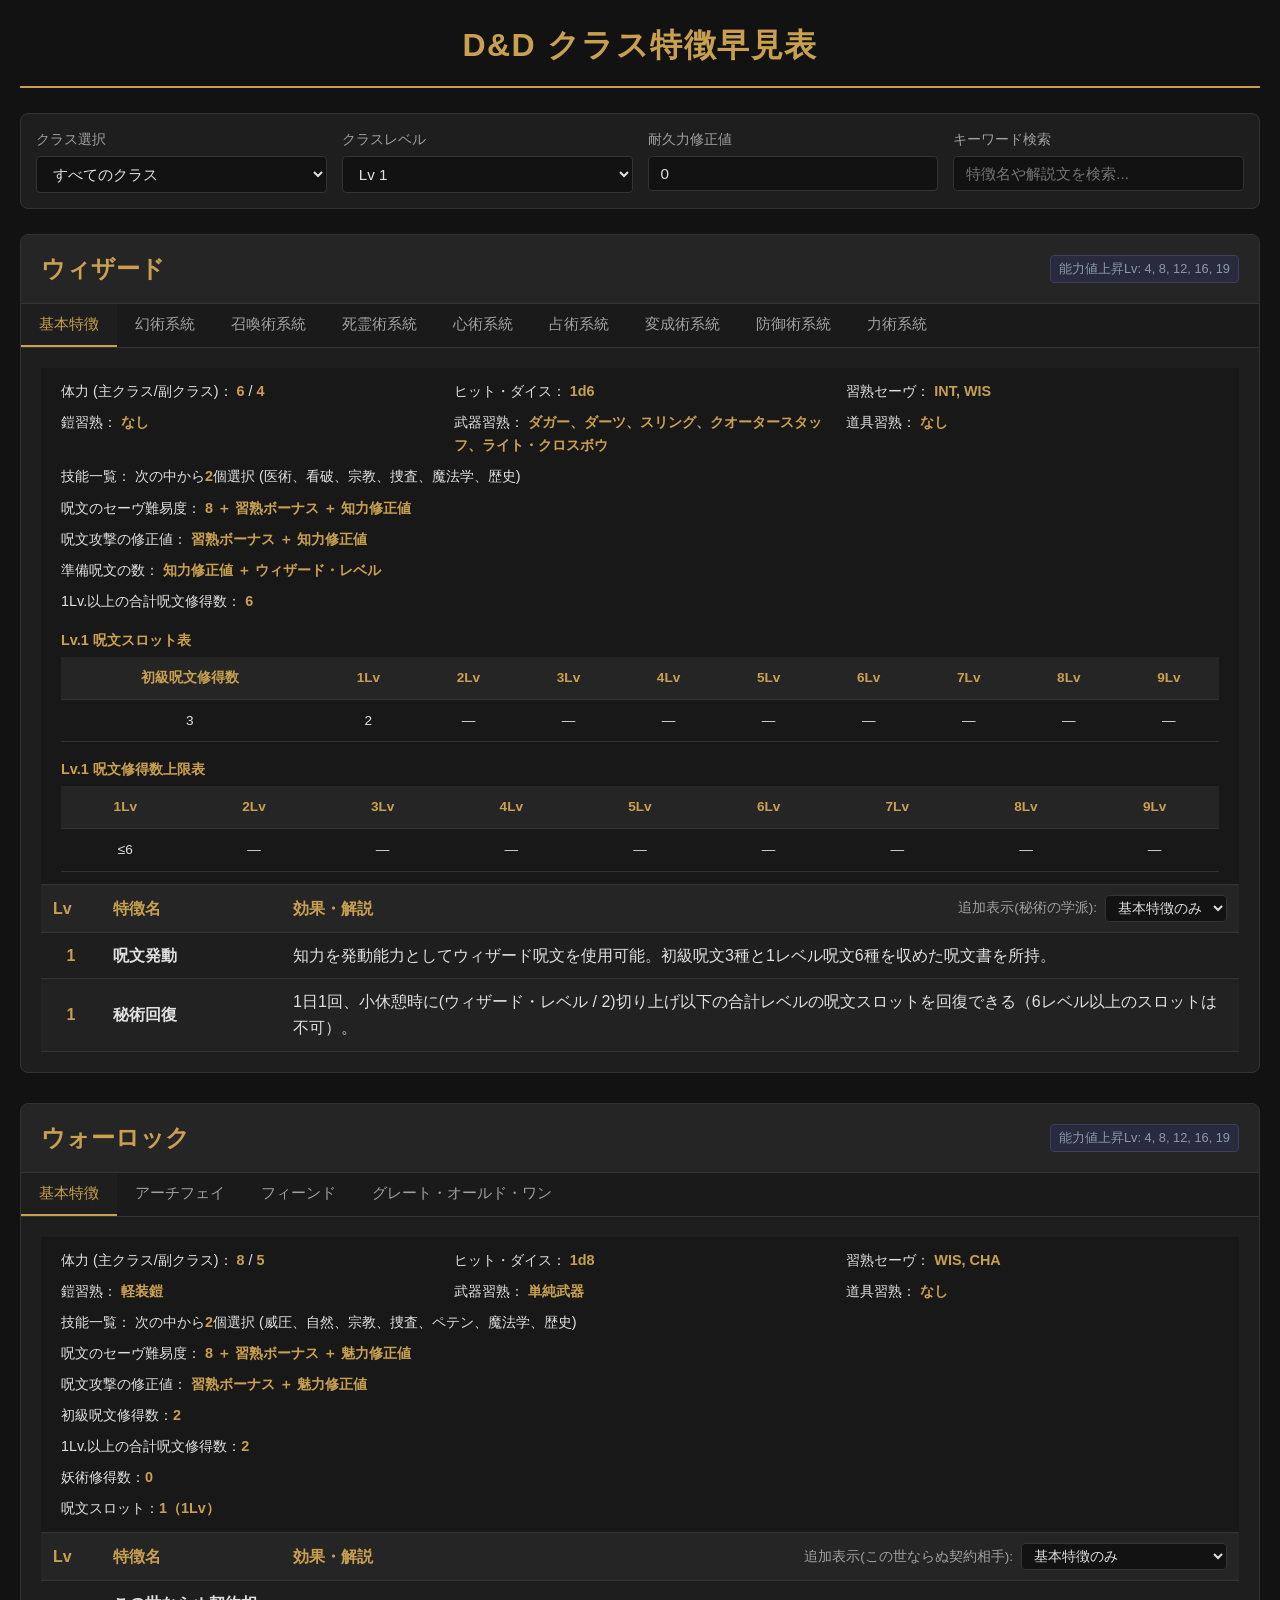
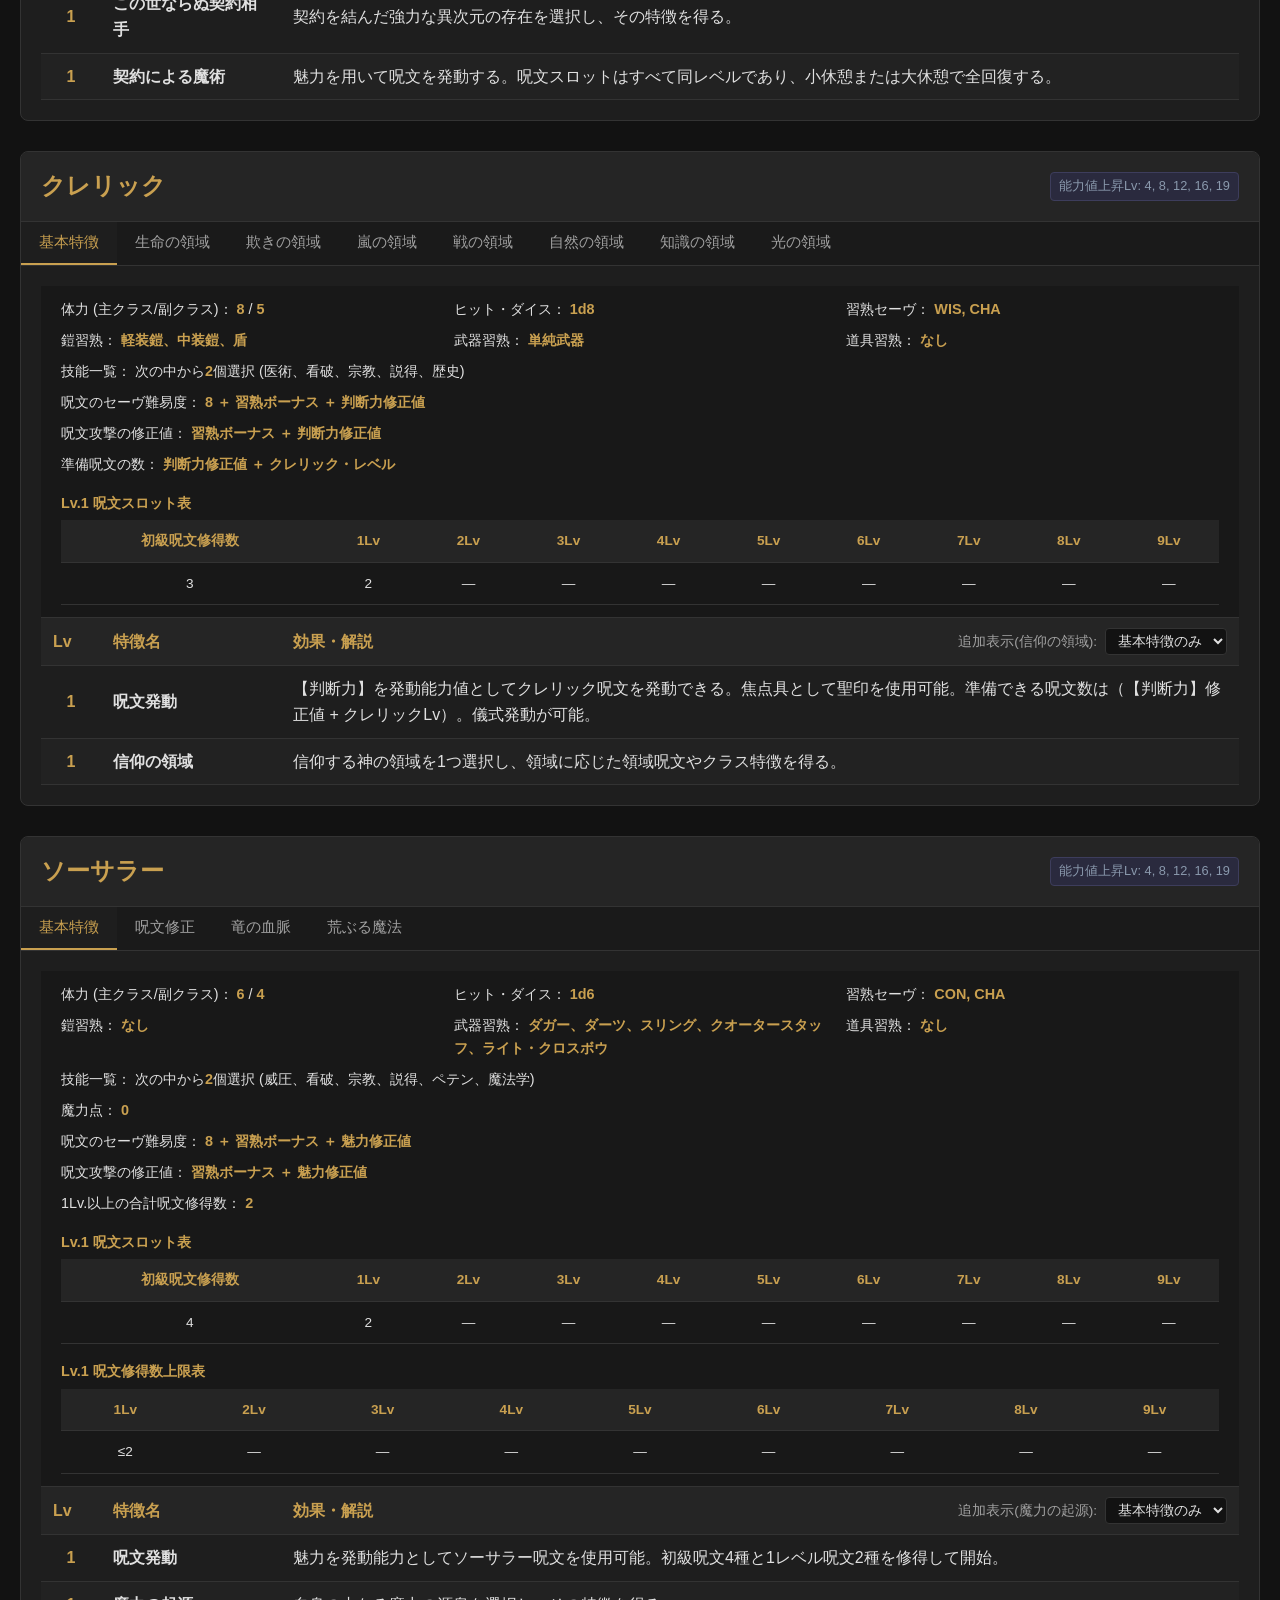
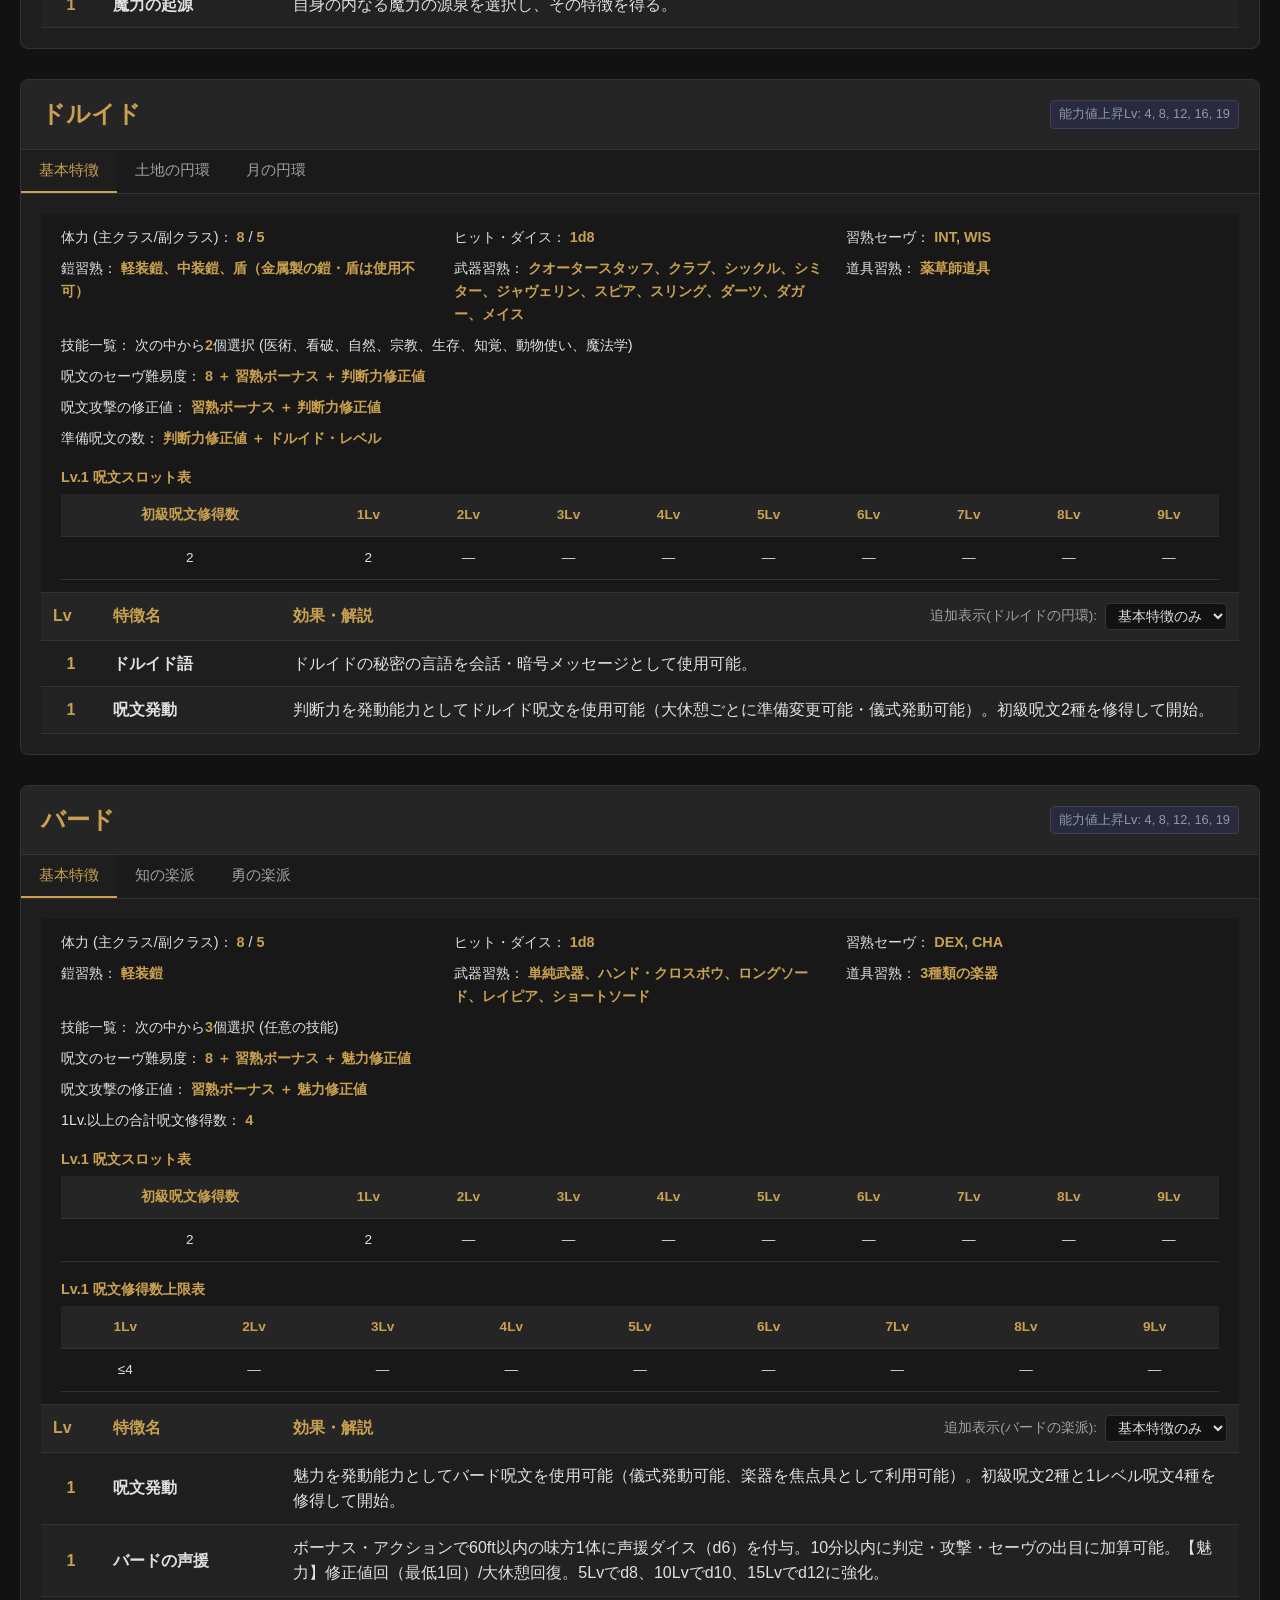
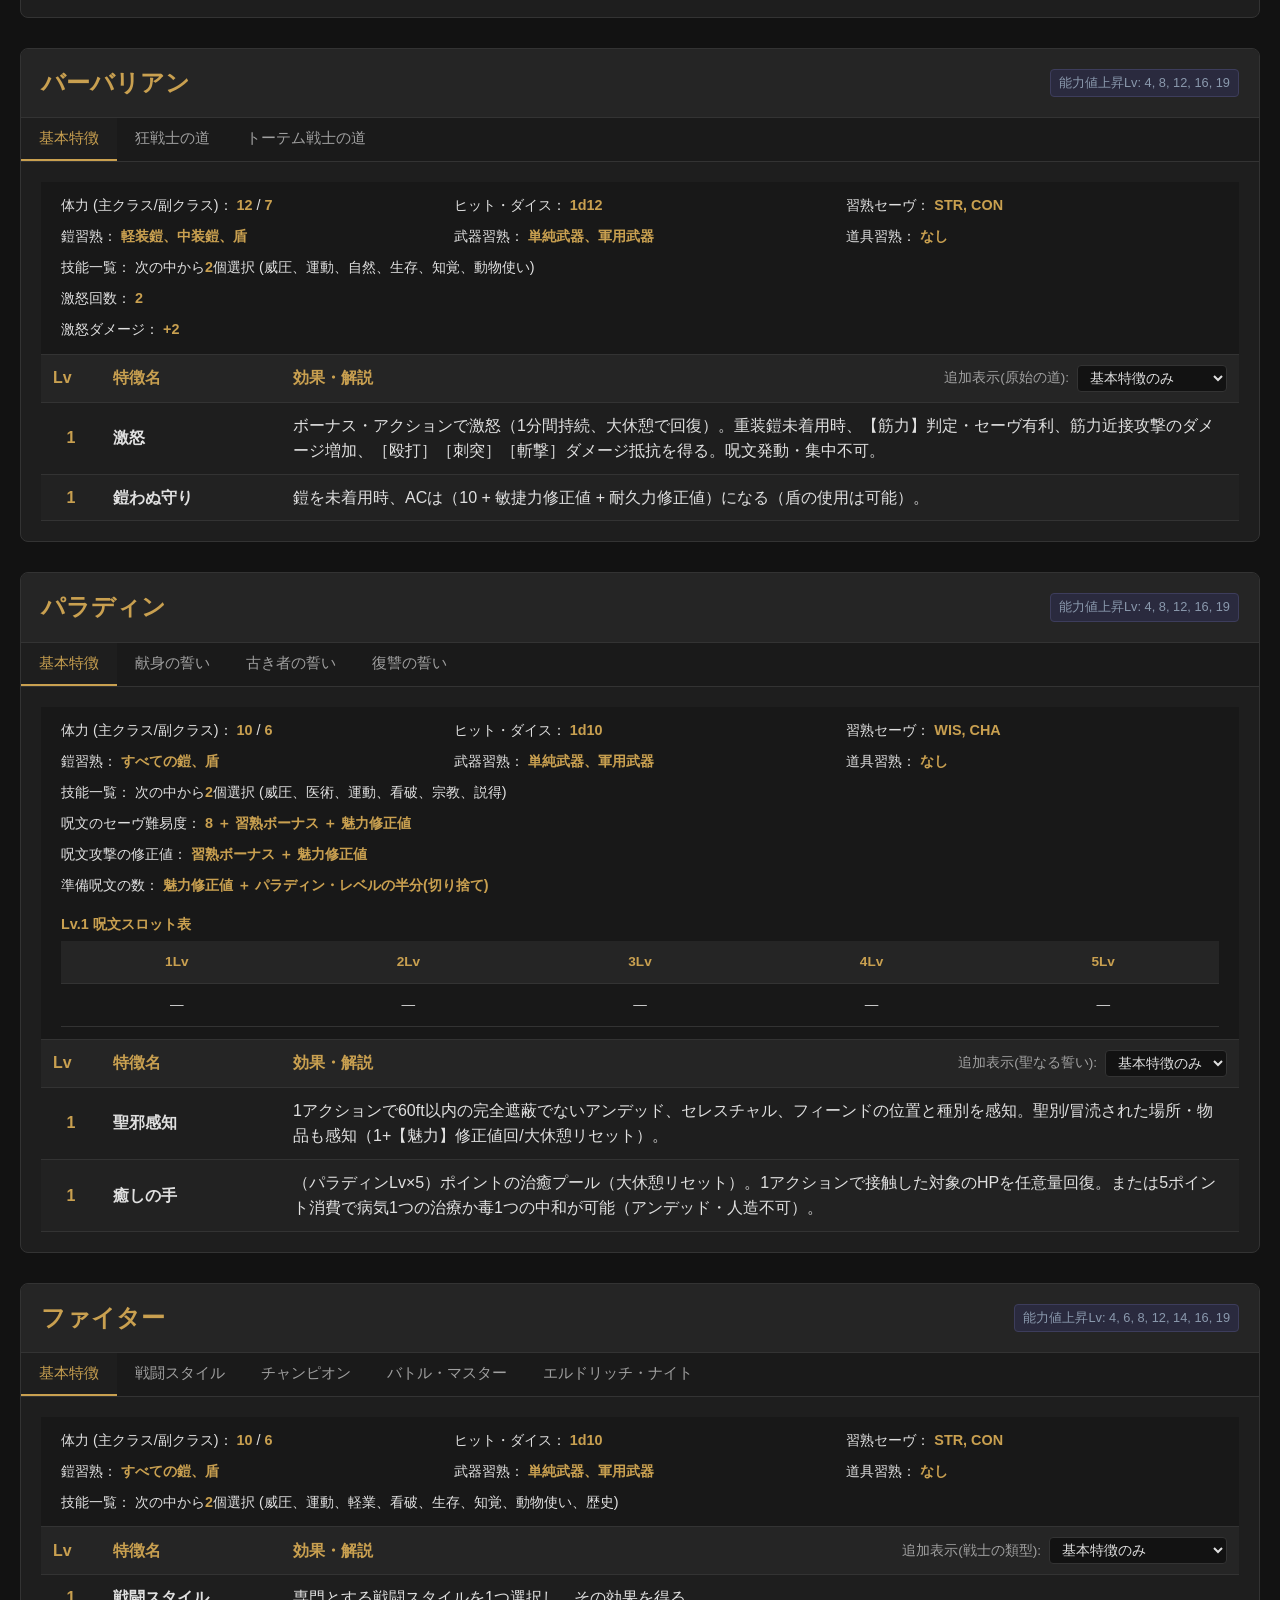
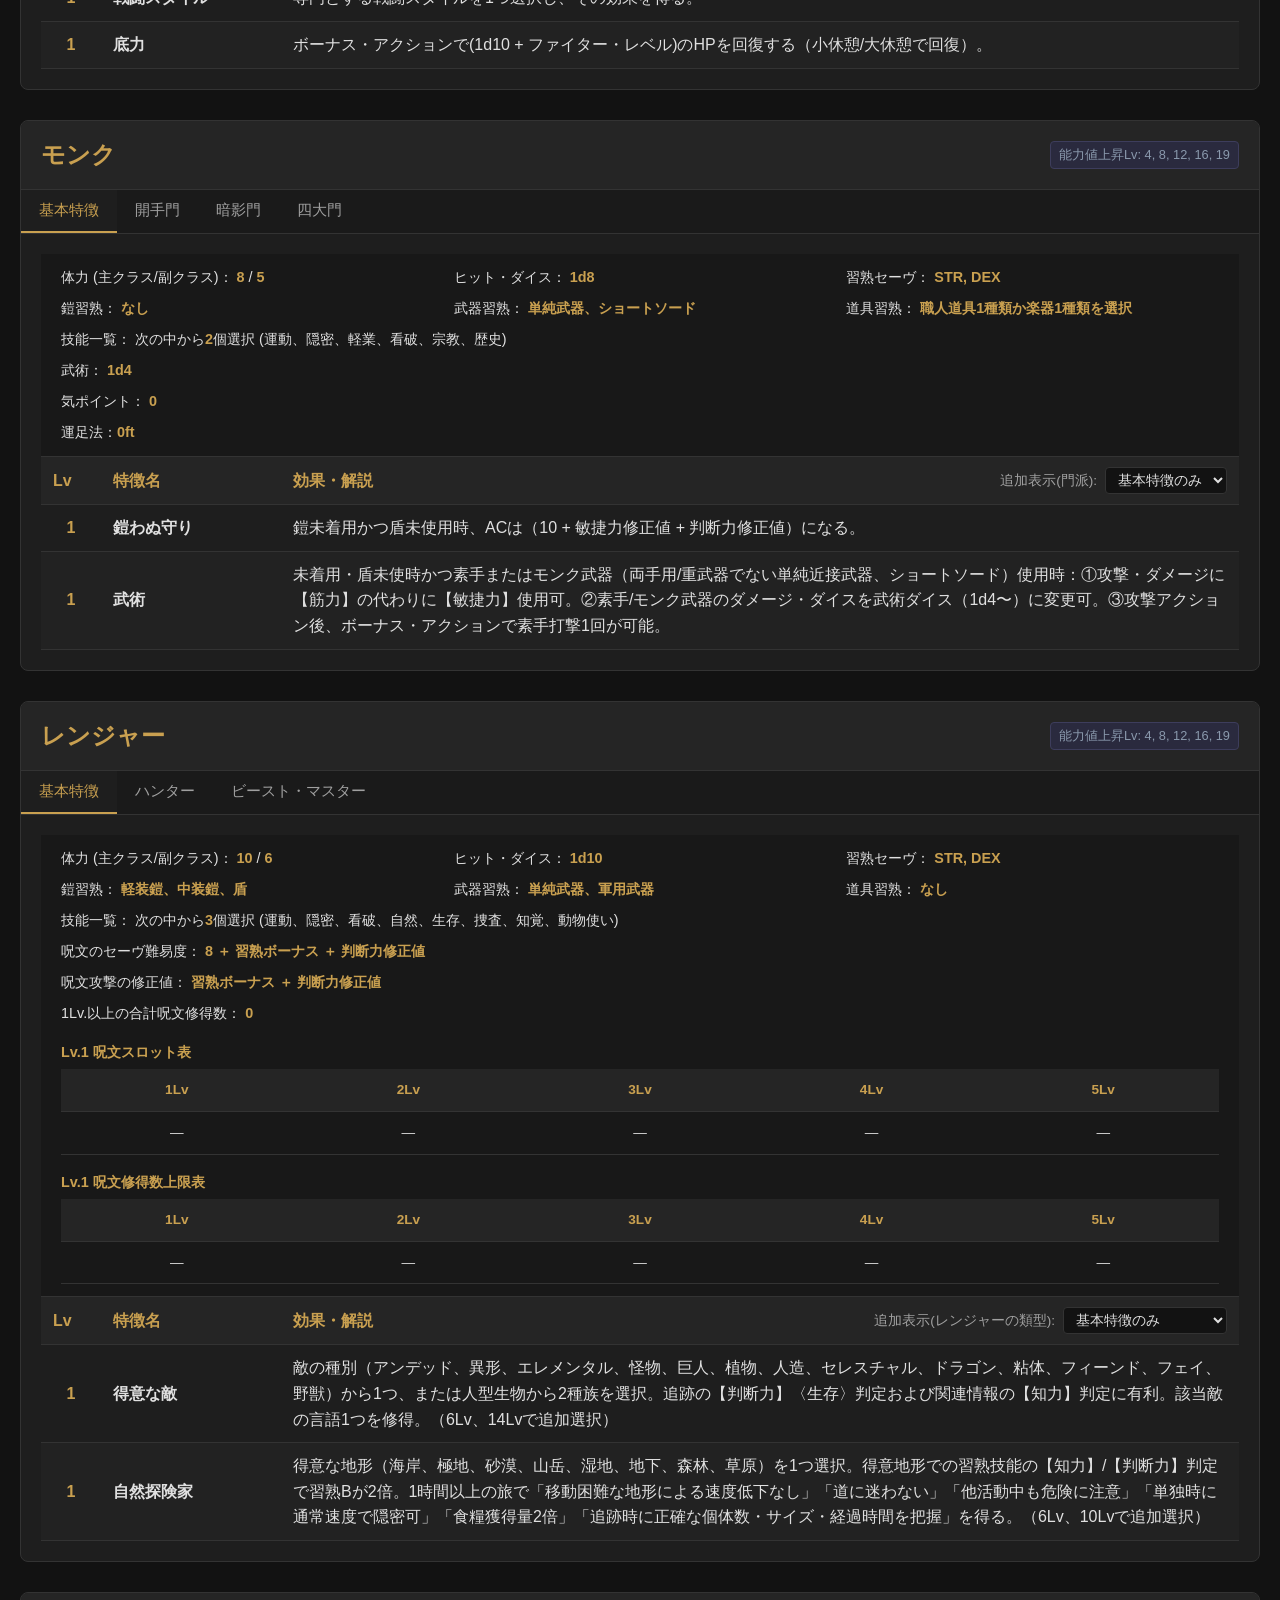
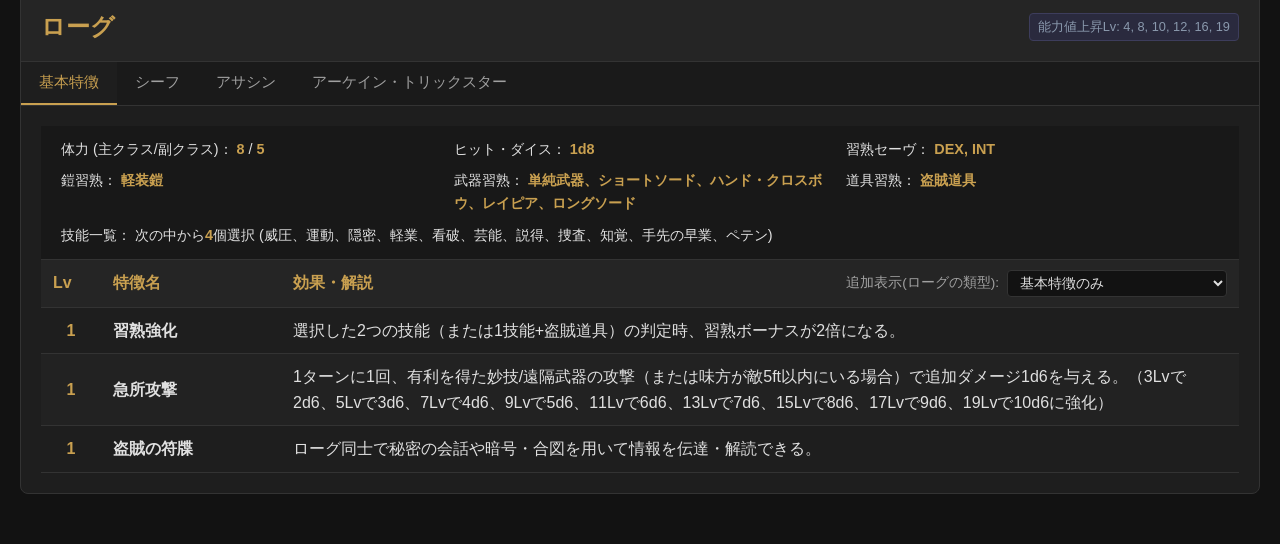
<file: quickref/index.html>
<!DOCTYPE html>
<html lang="ja">
<head>
  <meta charset="UTF-8">
  <meta name="viewport" content="width=device-width, initial-scale=1.0">
  <title>D&D クラス特徴早見表</title>
  <style>
    :root {
      --bg-color: #121212;
      --card-bg: #1e1e1e;
      --accent-color: #c9a050;
      --text-color: #e0e0e0;
      --text-muted: #a0a0a0;
      --border-color: #333333;
      --badge-bg: #2a2a3e;
      --badge-text: #8a99ad;
    }

    * {
      box-sizing: border-box;
      margin: 0;
      padding: 0;
    }

    body {
      font-family: -apple-system, BlinkMacSystemFont, "Segoe UI", Roboto, "Helvetica Neue", Arial, sans-serif;
      background-color: var(--bg-color);
      color: var(--text-color);
      padding: 20px;
      line-height: 1.6;
    }

    header {
      text-align: center;
      margin-bottom: 25px;
      padding-bottom: 15px;
      border-bottom: 2px solid var(--accent-color);
    }

    h1 {
      color: var(--accent-color);
      font-size: 2rem;
      letter-spacing: 1.5px;
    }

    .controls {
      display: flex;
      flex-wrap: wrap;
      gap: 15px;
      background-color: var(--card-bg);
      padding: 15px;
      border-radius: 8px;
      margin-bottom: 25px;
      border: 1px solid var(--border-color);
    }

    .control-group {
      display: flex;
      flex-direction: column;
      flex: 1;
      min-width: 180px;
    }

    label {
      font-size: 0.85rem;
      color: var(--text-muted);
      margin-bottom: 5px;
    }

    select, input {
      background-color: var(--bg-color);
      color: var(--text-color);
      border: 1px solid var(--border-color);
      padding: 8px 12px;
      border-radius: 4px;
      font-size: 0.95rem;
      outline: none;
    }

    select:focus, input:focus {
      border-color: var(--accent-color);
    }

    .class-section {
      background-color: var(--card-bg);
      border-radius: 8px;
      border: 1px solid var(--border-color);
      margin-bottom: 30px;
      overflow: hidden;
    }

    .class-header {
      background-color: #252525;
      padding: 15px 20px;
      border-bottom: 1px solid var(--border-color);
      display: flex;
      justify-content: space-between;
      align-items: center;
      flex-wrap: wrap;
      gap: 10px;
    }

    .class-title {
      font-size: 1.5rem;
      color: var(--accent-color);
    }

    .class-meta {
      display: flex;
      gap: 10px;
      flex-wrap: wrap;
    }

    .meta-badge {
      background-color: var(--badge-bg);
      color: var(--badge-text);
      font-size: 0.8rem;
      padding: 3px 8px;
      border-radius: 4px;
      border: 1px solid #3d3d5c;
    }

    .base-info-panel {
      background-color: #181818;
      border-bottom: 1px solid var(--border-color);
      padding: 12px 20px;
      font-size: 0.9rem;
    }

    .base-info-grid {
      display: grid;
      grid-template-columns: repeat(auto-fit, minmax(280px, 1fr));
      gap: 8px 20px;
    }

    .base-info-item span {
      color: var(--accent-color);
      font-weight: bold;
    }

    .base-info-item.full-width {
      grid-column: 1 / -1;
    }

    .equipment-list {
      margin-top: 4px;
      padding-left: 20px;
      color: var(--text-color);
    }

    .tab-container {
      display: flex;
      background-color: #1a1a1a;
      border-bottom: 1px solid var(--border-color);
      overflow-x: auto;
    }

    .tab-button {
      background: none;
      border: none;
      color: var(--text-muted);
      padding: 10px 18px;
      cursor: pointer;
      font-size: 0.95rem;
      border-bottom: 2px solid transparent;
      white-space: nowrap;
    }

    .tab-button.active {
      color: var(--accent-color);
      border-bottom-color: var(--accent-color);
      background-color: var(--card-bg);
    }

    .tab-content {
      display: none;
      padding: 20px;
    }

    .tab-content.active {
      display: block;
    }

    .archetype-desc {
      font-style: italic;
      color: var(--text-muted);
      margin-bottom: 15px;
      padding-bottom: 10px;
      border-bottom: 1px dashed var(--border-color);
    }

    table {
      width: 100%;
      border-collapse: collapse;
      text-align: left;
    }

    th, td {
      padding: 10px 12px;
      border-bottom: 1px solid var(--border-color);
    }

    th {
      background-color: #252525;
      color: var(--accent-color);
      font-weight: 600;
      white-space: nowrap;
    }

    tr:nth-child(even) {
      background-color: rgba(255, 255, 255, 0.02);
    }

    .level-col {
      width: 60px;
      text-align: center;
      font-weight: bold;
      color: var(--accent-color);
    }

    .name-col {
      width: 180px;
      font-weight: 600;
    }

    .no-results {
      text-align: center;
      padding: 40px;
      color: var(--text-muted);
    }

    /* 検索キーワードのハイライト用スタイル */
    mark {
      background-color: #c9a050;
      color: #121212;
      border-radius: 2px;
      padding: 0 2px;
      font-weight: bold;
    }
  </style>
</head>
<body>

  <header>
    <h1>D&D クラス特徴早見表</h1>
  </header>

  <div class="controls">
    <div class="control-group">
      <label for="class-filter">クラス選択</label>
      <select id="class-filter">
        <option value="all">すべてのクラス</option>
      </select>
    </div>
    <div class="control-group">
      <label for="level-filter">クラスレベル</label>
      <select id="level-filter">
        <!-- JSで初期化 -->
      </select>
    </div>
    <div class="control-group">
      <label for="con-mod">耐久力修正値</label>
      <input type="number" id="con-mod" value="0" min="-5" max="10">
    </div>
    <div class="control-group">
      <label for="search-input">キーワード検索</label>
      <input type="text" id="search-input" placeholder="特徴名や解説文を検索...">
    </div>
  </div>

  <main id="app"></main>

  <script>
    const classData = [
      {
        "class_id": "wizard",
        "class_name": "ウィザード",
        "hit_die": 6,
        "hp_first_level": 6,
        "hp_subsequent_levels": 4,
        "saving_throws": ["INT", "WIS"],
        "proficiencies": {
          "armor": "なし",
          "weapons": "ダガー、ダーツ、スリング、クオータースタッフ、ライト・クロスボウ",
          "tools": "なし"
        },
        "skill_choices": {
          "count": 2,
          "options": ["医術", "看破", "宗教", "捜査", "魔法学", "歴史"]
        },
        "equipment": [
          "（a）クオータースタッフ、または（b）ダガー",
          "（a）呪文構成要素ポーチ、または（b）秘術焦点具",
          "（a）学者パック、または（b）探険家パック",
          "呪文書"
        ],
        "asi_levels": [4, 8, 12, 16, 19],
        "archetype_level": 2,
        "archetype_title": "秘術の学派",
        "archetypes": [
          {
            "id": "illusion",
            "name": "幻術系統",
            "desc": "感覚を狂わせ、精神をまどわし、存在し得ないものをも実在するかのように見せる幻影の魔法を修める学派。",
            "features": [
              { "level": 2, "name": "幻術の専門家", "desc": "幻術呪文を呪文書に書き写すのに要する金銭と時間が半分になる。" },
              { "level": 2, "name": "マイナー・イリュージョン強化", "desc": "マイナー・イリュージョンを修得（習得済なら他の初級呪文1つ）。1回の発動で音と映像の両方を生み出せる。" },
              { "level": 6, "name": "可変幻影", "desc": "持続1分以上の幻術の持続中、アクションを用いてその幻の性質を変化させることができる。" },
              { "level": 10, "name": "幻影変り身", "desc": "攻撃を受けた際、リアクションで自身の幻を割り込ませ、攻撃を自動的にミスにできる（1回/小休憩または大休憩）。" },
              { "level": 14, "name": "実体ある幻影", "desc": "1レベル以上の幻術で生成した自律行動しない物体1個を、ボーナス・アクションで1分間実体化させられる（ダメージを与える等の害は不可）。" }
            ]
          },
          {
            "id": "conjuration",
            "name": "召喚術系統",
            "desc": "物体やクリーチャーを出現させたり、瞬間移動や次元間移動を自在に操る学派。",
            "features": [
              { "level": 2, "name": "召喚術の専門家", "desc": "召喚術呪文を呪文書に書き写すのに要する金銭と時間が半分になる。" },
              { "level": 2, "name": "小召喚", "desc": "アクションで1辺3ft・重量10lb以内の見覚えのある非魔法的物体1つを10ft以内に召喚する（1時間持続、ダメージ発生等で消滅）。" },
              { "level": 6, "name": "友好的位置交換", "desc": "アクションで30ft以内の空きスペースか、同意する小型/中型クリーチャーと位置を交換する（1回/大休憩、または1レベル以上の召喚術発動で回復）。" },
              { "level": 10, "name": "召喚術集中強化", "desc": "召喚術呪文への精神集中は、ダメージを受けても破れることがなくなる。" },
              { "level": 14, "name": "頑丈な召喚クリーチャー", "desc": "召喚術呪文で召喚または創造したクリーチャーは、すべて30の一時的ヒット・ポイントを得る。" }
            ]
          },
          {
            "id": "necromancy",
            "name": "死霊術系統",
            "desc": "生と死、知識、そしてアンデッドの力を操作し、生命力を奪い取って自らの魔力へと変える学派。",
            "features": [
              { "level": 2, "name": "死霊術の専門家", "desc": "死霊術呪文を呪文書に書き写すのに要する金銭と時間が半分になる。" },
              { "level": 2, "name": "生命刈り取り", "desc": "1レベル以上の呪文で敵を倒した際、(呪文レベル×2) HPを回復（死霊術なら(呪文レベル×3) HP回復）。人造・アンデッドには無効。" },
              { "level": 6, "name": "アンデッド使い", "desc": "アニメイト・デッドを修得。発動時に作成できるアンデッドが1体増加し、生成されたアンデッドは最大HP（+ウィザードLv）と武器ダメージ（+習熟ボーナス）が増加する。" },
              { "level": 10, "name": "アンデッド慣れ", "desc": "[死霊]ダメージ抵抗を得る。また、最大HPの減少効果を受けなくなる。" },
              { "level": 14, "name": "アンデッド支配", "desc": "60ft以内のアンデッド1体をアクションで【魅力】セーヴさせ、失敗時に支配下に置く（知性判定で毎時再セーヴの可能性あり）。" }
            ]
          },
          {
            "id": "enchantment",
            "name": "心術系統",
            "desc": "他者の精神に働きかけ、魅了や記憶の操作によって屈服または誘導する学派。",
            "features": [
              { "level": 2, "name": "心術の専門家", "desc": "心術呪文を呪文書に書き写すのに要する金銭と時間が半分になる。" },
              { "level": 2, "name": "催眠の凝視", "desc": "5ft以内の敵1体を【判断力】セーヴさせ、失敗すると移動速度0かつ無力化を伴う魅了状態にする（毎ターンアクションで維持可能）。" },
              { "level": 6, "name": "とっさの魅了", "desc": "30ft以内からの攻撃に対し、リアクションで【判断力】セーヴを強いて攻撃対象を他の近くの目標へそらせる。" },
              { "level": 10, "name": "二股の心術", "desc": "単体を対象とする1レベル以上の心術呪文を発動する際、2体目の目標を同時に選択できる。" },
              { "level": 14, "name": "記憶操作", "desc": "心術呪文で魅了されたことを気づかせないようにできる。また、アクションで魅了中の出来事を(1 + 魅力修正値)時間分忘れさせることができる。" }
            ]
          },
          {
            "id": "divination",
            "name": "占術系統",
            "desc": "時間・空間・意識のヴェールを見通し、過去・現在・未来の知識を得る学派。",
            "features": [
              { "level": 2, "name": "占術の専門家", "desc": "占術呪文を呪文書に書き写すのに要する金銭と時間が半分になる。" },
              { "level": 2, "name": "予見", "desc": "大休憩ごとにd20を2回振り記録する。自分または見えている目標の攻撃/セーヴ/能力値判定の出目を、そのダイス結果と差し替えることができる。" },
              { "level": 6, "name": "占術の達人", "desc": "2レベル以上のスロットで占術呪文を発動した際、それより低いレベル（最大5Lv）の消費済みスロットを1つ回復する。" },
              { "level": 10, "name": "第三の眼", "desc": "アクションで「暗視(60ft)」「エーテル界視覚(60ft)」「読解力向上」「不可視視認(10ft)」から1つを選択し、休憩または無力化まで効果を得る。" },
              { "level": 14, "name": "予見強化", "desc": "「予見」で記録するd20の数が2個から3個に増加する。" }
            ]
          },
          {
            "id": "transmutation",
            "name": "変成術系統",
            "desc": "エネルギーと物質の形態や性情を変化させ、物体や生命を作り変える学派。",
            "features": [
              { "level": 2, "name": "変成術の専門家", "desc": "変成術呪文を呪文書に書き写すのに要する金銭と時間が半分になる。" },
              { "level": 2, "name": "初級錬金術", "desc": "10分かけて、木・石・鉄・銅・銀の非魔法的物質を別の素材へ一時的に変化させる（1時間持続）。" },
              { "level": 6, "name": "変成術士の石", "desc": "8時間で特殊な石を作成。所持者に「暗視」「移動速度+10ft」「CONセーヴ習熟」「特定属性抵抗」のいずれか1つの利益を与える。" },
              { "level": 10, "name": "姿変え", "desc": "ポリモーフを呪文書に追加。1日1回スロット消費なしで自身をCR1以下の野獣に変化させられる（小休憩/大休憩で回復）。" },
              { "level": 14, "name": "変成術奥義", "desc": "変成術士の石を破壊することで、「大変化」「万能薬（全回復・全治）」「生命回復（レイズ・デッド）」「若返り（3d10歳若返る）」のいずれかを瞬時に発動する。" }
            ]
          },
          {
            "id": "abjuration",
            "name": "防御術系統",
            "desc": "守護、打ち払い、保護の魔法に秀で、有害な効果や攻撃から身を守る学派。",
            "features": [
              { "level": 2, "name": "防御術の専門家", "desc": "防御術呪文を呪文書に書き写すのに要する金銭と時間が半分になる。" },
              { "level": 2, "name": "秘術の防壁", "desc": "1レベル以上の防御術発動時、HP(ウィザードLv×2 + INT修正値)を持つ防壁を展開。ダメージを肩代わりし、防御術発動ごとにHPが回復する。" },
              { "level": 6, "name": "防壁展開", "desc": "30ft以内の味方がダメージを受けた際、リアクションで自らの「秘術の防壁」にそのダメージを肩代わりさせられる。" },
              { "level": 10, "name": "防御術強化", "desc": "カウンタースペルやディスペル・マジックなど、発動時に能力値判定を要する防御術に習熟ボーナスを加算できる。" },
              { "level": 14, "name": "呪文抵抗", "desc": "すべての呪文に対するセーヴィング・スローに有利を得る。また、呪文による全ダメージに対して抵抗を得る。" }
            ]
          },
          {
            "id": "evocation",
            "name": "力術系統",
            "desc": "極寒、業火、轟雷、紫電、強酸などの強力な元素的効果を作り出す魔法を重点的に学ぶ学派。",
            "features": [
              { "level": 2, "name": "力術の専門家", "desc": "力術呪文を呪文書に書き写すのに要する金銭と時間が半分になる。" },
              { "level": 2, "name": "呪文効果範囲操作", "desc": "力術呪文発動時、見えている対象を(1 + 呪文レベル)体まで自動的にセーヴ成功させられる。成功でダメージ半減の呪文の場合、対象はダメージを受けない。" },
              { "level": 6, "name": "初級呪文強化", "desc": "セーヴを強いるダメージ初級呪文に対し、敵がセーヴ成功しても半分のダメージを与える（追加効果はなし）。" },
              { "level": 10, "name": "力術強化", "desc": "発動するウィザード力術呪文の1回のダメージ・ロールに【知力】修正値を加算できる。" },
              { "level": 14, "name": "限界突破", "desc": "1〜5レベルのダメージ呪文で最大ダメージを出せる。2回目以降の使用はレベルに応じた［死霊］ダメージを受ける（抵抗・完全耐性無視）。" }
            ]
          }
        ],
        "features": [
          { "level": 1, "name": "呪文発動", "desc": "知力を発動能力としてウィザード呪文を使用可能。初級呪文3種と1レベル呪文6種を収めた呪文書を所持。" },
          { "level": 1, "name": "秘術回復", "desc": "1日1回、小休憩時に(ウィザード・レベル / 2)切り上げ以下の合計レベルの呪文スロットを回復できる（6レベル以上のスロットは不可）。" },
          { "level": 2, "name": "秘術の学派", "desc": "選択した学派の特徴を得る。" },
          { "level": 18, "name": "呪文体得", "desc": "呪文書から選択した1レベル呪文1つと2レベル呪文1つを、準備していればスロット消費なしで最低レベル発動できる。" },
          { "level": 20, "name": "愛用呪文", "desc": "呪文書から選択した3レベル呪文2つを常に準備状態（準備数カウント外）とし、それぞれ小休憩/大休憩ごとに1回スロット消費なしで発動できる。" }
        ]
      },
      {
  "class_id": "warlock",
  "class_name": "ウォーロック",
  "hit_die": 8,
  "hp_first_level": 8,
  "hp_subsequent_levels": 5,
  "saving_throws": ["WIS", "CHA"],
  "proficiencies": {
    "armor": "軽装鎧",
    "weapons": "単純武器",
    "tools": "なし"
  },
  "skill_choices": {
    "count": 2,
    "options": ["威圧", "自然", "宗教", "捜査", "ペテン", "魔法学", "歴史"]
  },
  "equipment": [
    "（a）ライト・クロスボウとボルト20本、または（b）任意の単純武器1つ",
    "（a）呪文構成要素ポーチ、または（b）秘術焦点具",
    "（a）学者パック、または（b）地下探険家パック",
    "レザー・アーマー、任意の単純武器1つ、ダガー2本"
  ],
  "asi_levels": [4, 8, 12, 16, 19],
  "archetype_level": 1,
  "archetype_title": "この世ならぬ契約相手",
  "archetypes": [
    {
      "id": "archfey",
      "name": "アーチフェイ",
      "desc": "定命の諸種族が生れる以前の古い秘密を保つフェイの貴族と契約を結び、惑わしや神秘の力を授かったウォーロック。",
      "features": [
        { "level": 1, "name": "呪文リスト拡張", "desc": "ウォーロック呪文選択時、スリープ、フェアリー・ファイアー、カーム・エモーションズ、ファンタズマル・フォース、プラント・グロウス、ブリンク、グレーター・インヴィジビリティ、ドミネイト・ビースト、シーミング、ドミネイト・パースンが選択可能になる。" },
        { "level": 1, "name": "フェイの威風", "desc": "アクションで起点とする10ft立方体内の全対象を【判断力】セーヴさせ、失敗時に次のターン終了まで魅了または恐怖状態にする（1回/小休憩または大休憩）。" },
        { "level": 6, "name": "霧隠れ", "desc": "ダメージを受けた際、リアクションで不可視化しつつ最大60ftまで瞬間移動する（1回/小休憩または大休憩）。" },
        { "level": 10, "name": "魅了返し", "desc": "魅了状態に完全耐性を得る。また、魅了を試みてきた敵にリアクションで【判断力】セーヴを強いて、1分間魅了状態にし返せる。" },
        { "level": 14, "name": "昏き惑乱", "desc": "アクションで60ft以内の1体を【判断力】セーヴさせ、失敗時に1分間（要集中）魅了または恐怖にし、霧深い幻の世界へ閉じ込める（1回/小休憩または大休憩）。" }
      ]
    },
    {
      "id": "fiend",
      "name": "フィーンド",
      "desc": "下方次元界の邪悪な魔物と契約を結び、破壊と汚染の力を授かったウォーロック。",
      "features": [
        { "level": 1, "name": "呪文リスト拡張", "desc": "ウォーロック呪文選択時、コマンド、バーニング・ハンズ、スコーチング・レイ、ブラインドネス／デフネス、スティンキング・クラウド、ファイアーボール、ウォール・オヴ・ファイアー、ハロウ、フレイム・ストライクが選択可能になる。" },
        { "level": 1, "name": "暗黒の祝福", "desc": "敵対的クリーチャーのHPを0にした際、（魅力修正値 + ウォーロックLv）に等しい一時的HPを得る（最低1）。" },
        { "level": 6, "name": "暗黒の恩寵", "desc": "能力値判定またはセーヴィング・スローのロール後、結果が出る前に1d10を足すことができる（1回/小休憩または大休憩）。" },
        { "level": 10, "name": "魔物の抵抗力", "desc": "小休憩または大休憩を終えるたびに非魔法・非銀武器以外のダメージ種別を1つ選び、抵抗を得る。" },
        { "level": 14, "name": "地獄送り", "desc": "攻撃ヒット時、目標を瞬時に下方次元界へ送り込む。次のターン終了時に戻り、フィーンド以外の目標は10d10［精神］ダメージを受ける（1回/大休憩）。" }
      ]
    },
    {
      "id": "great_old_one",
      "name": "グレート・オールド・ワン",
      "desc": "現実を超えた彼方の領域や古き神々など、異質で恐るべき存在から禁断の知識と魔力を引き出すウォーロック。",
      "features": [
        { "level": 1, "name": "呪文リスト拡張", "desc": "ウォーロック呪文選択時、ターシャズ・ヒディアス・ラフター、ディソナント・ウィスパーズ、ディテクト・ソウツ、ファンタズマル・フォース、クレアヴォイアンス、センディング、エヴァーズ・ブラック・テンタクルズ、ドミネイト・ビースト、テレキネシス、ドミネイト・パースンが選択可能になる。" },
        { "level": 1, "name": "精神覚醒", "desc": "30ft以内にいて見えている言語を持つ任意のクリーチャーとテレパシーで意思疎通できる。" },
        { "level": 6, "name": "エントロピーの守り", "desc": "敵の攻撃に対しリアクションで攻撃ロールに不利を付与できる。その攻撃がミスした場合、次の自身のターン終了時までの自身の攻撃に有利を得る（1回/小休憩または大休憩）。" },
        { "level": 10, "name": "思考遮蔽", "desc": "思考を読まれなくなり、［精神］ダメージ抵抗を得る。また［精神］ダメージを受けた際、攻撃者にも同量のダメージを与える。" },
        { "level": 14, "name": "隷属者作成", "desc": "アクションで無力状態の人型生物1体に接触し、永久的に（呪文解除されるか再使用まで）魅了状態にして同一次元界内でテレパシー通信を行える。" }
      ]
    }
  ],
  "features": [
    { "level": 1, "name": "この世ならぬ契約相手", "desc": "契約を結んだ強力な異次元の存在を選択し、その特徴を得る。" },
    { "level": 1, "name": "契約による魔術", "desc": "魅力を用いて呪文を発動する。呪文スロットはすべて同レベルであり、小休憩または大休憩で全回復する。" },
    { "level": 2, "name": "妖術", "desc": "禁じられた知識の断片を得て、魔法的能力や常時発動効果などの特殊な能力を修得する。" },
    { "level": 3, "name": "契約の恩恵", "desc": "契約相手から『鎖の契約』『剣の契約』『書の契約』のいずれかの能力と贈物を得る。" },
    { "level": 11, "name": "秘奥義", "desc": "スロットを消費せずに1日1回発動できる高レベル呪文を得る（11Lv:6レベル、13Lv:7レベル、15Lv:8レベル、17Lv:9レベル呪文）。" },
    { "level": 20, "name": "呪文復活", "desc": "1分間契約相手に懇願することで、消費済みの『契約による魔術』の呪文スロットをすべて回復する（1回/大休憩）。" }
  ],
  "fighting_styles": [
    { "name": "悪魔の目", "prereq": 2, "desc": "魔法の暗闇や魔法でない暗闇の中でも、距離120フィート（約36m）まで、通常に物を見ることができる。" },
    { "name": "命取りの剣", "prereq": 12, "desc": "【要　“剣の契約”の特徴】　君が自分の契約武器でクリーチャーにヒットを与えると、そのクリーチャーは君の【魅力】修正値に等しい追加［死霊］ダメージ（最低1）を受ける。" },
    { "name": "運盗む五ツ星", "prereq": 2, "desc": "ウォーロック呪文スロットを1つ使用してベインを1回発動できる。大休憩を終えるまでは再びこれを行なえない。" },
    { "name": "恐ろしき言葉", "prereq": 7, "desc": "ウォーロック呪文スロットを1つ使用してコンフュージョンを1回発動できる。大休憩を終えるまでは再びこれを行なえない。" },
    { "name": "おぼろな幻", "prereq": 2, "desc": "サイレント・イメージを回数無制限で、呪文スロットも物質要素も一切消費することなく発動できる。" },
    { "name": "怪跳躍", "prereq": 9, "desc": "ジャンプを自分自身に対して、回数無制限で、呪文スロットも物質要素も一切消費することなく発動できる。" },
    { "name": "影なる者", "prereq": 5, "desc": "君は、“薄暗い”明るさや暗闇の範囲にいる時、アクションを用いて不可視状態になることができる。この不可視状態は君が移動するか、アクションを行なうか、リアクションを行なうまで持続する。" },
    { "name": "影の鎧", "prereq": 2, "desc": "メイジ・アーマーを自分自身に対して、回数無制限で、呪文スロットも物質要素も一切消費することなく発動できる。" },
    { "name": "カルケリの鎖", "prereq": 15, "desc": "【要　“鎖の契約”の特徴】　ホールド・モンスターを回数無制限で、呪文スロットも物質要素も一切消費することなく発動できる。ただし目標はセレスチャルかフィーンドかエレメンタルに限られる。大休憩を終えるまでは、同一個体のクリーチャーに再びこの妖術を使用することはできない。" },
    { "name": "感覚借用", "prereq": 2, "desc": "君は自分のアクションを用いて、同意する人型生物1体に接触し、以後君の次のターンの終了時まで、相手の感覚を通じて物を認識できる。相手クリーチャーが君と同じ次元界にある限り、以後君は毎ターン、自分のアクションを使用することでこのつながりを維持し、この効果の持続時間を、君の次のターンの終了時まで延長できる。相手クリーチャーの感覚を通じて物を認識している間、君は相手クリーチャーの有するすべての特殊な知覚能力の利益を得る一方、自分自身を取り巻く環境に対しては盲目状態かつ聴覚喪失状態となる。" },
    { "name": "凶兆の印", "prereq": 5, "desc": "ウォーロック呪文スロットを1つ使用してビストウ・カースを1回発動できる。大休憩を終えるまでは再びこれを行なえない。" },
    { "name": "拒絶の怪光線", "prereq": 2, "desc": "【要　初級呪文エルドリッチ・ブラスト】　クリーチャーにエルドリッチ・ブラストをヒットさせたなら、そのクリーチャーを君からまっすぐ直線的に10フィート（約3m）まで押しやれる。" },
    { "name": "鎖持つ者の声", "prereq": 2, "desc": "【要　“鎖の契約”の特徴】　君は使い魔と同じ次元界にある限り、使い魔の感覚を通じて物を認識でき、使い魔とテレパシー的に意志を疎通できる。加えて、使い魔の感覚を通じて物を認識している間、君は使い魔の口を通じて君の声で話すことができる（たとえその使い魔が普段は話すことができなくても）。" },
    { "name": "苦悶の怪光線", "prereq": 2, "desc": "【要　初級呪文エルドリッチ・ブラスト】　エルドリッチ・ブラストを発動する際、その呪文がヒット時に与えるダメージに君の【魅力】修正値を足す。" },
    { "name": "獣の言葉", "prereq": 2, "desc": "スピーク・ウィズ・アニマルズを回数無制限で、呪文スロットを一切消費することなく発動できる。" },
    { "name": "巧言令色", "prereq": 2, "desc": "〈説得〉と〈ペテン〉の技能に習熟を得る。" },
    { "name": "混沌のしもべ", "prereq": 9, "desc": "ウォーロック呪文スロットを1つ使用してカンジャー・エレメンタルを1回発動できる。大休憩を終えるまでは再びこれを行なえない。" },
    { "name": "精神の沼地", "prereq": 5, "desc": "ウォーロック呪文スロットを1つ使用してスローを1回発動できる。大休憩を終えるまでは再びこれを行なえない。" },
    { "name": "千変万化", "prereq": 15, "desc": "オルター・セルフを回数無制限で、呪文スロットを一切消費することなく発動できる。" },
    { "name": "血に飢えた剣", "prereq": 5, "desc": "【要　“剣の契約”の特徴】　君は自分のターンに攻撃アクションをとるたび、契約武器を用いて1回ではなく2回の攻撃を行なえる。" },
    { "name": "長距離怪光線", "prereq": 2, "desc": "【要　初級呪文エルドリッチ・ブラスト】　エルドリッチ・ブラストを発動する際、その射程は300フィート（約90m）になる。" },
    { "name": "遠見の目", "prereq": 15, "desc": "アーケイン・アイを回数無制限で、呪文スロットを一切消費することなく発動できる。" },
    { "name": "肉体変容", "prereq": 7, "desc": "ウォーロック呪文スロットを1つ使用してポリモーフを1回発動できる。大休憩を終えるまでは再びこれを行なえない。" },
    { "name": "登りゆく歩み", "prereq": 9, "desc": "レヴィテートを自分自身に対して、回数無制限で、呪文スロットも物質要素も一切消費することなく発動できる。" },
    { "name": "墓場のささやき", "prereq": 9, "desc": "スピーク・ウィズ・デッドを回数無制限で、呪文スロットを一切消費することなく発動できる。" },
    { "name": "百面相", "prereq": 2, "desc": "ディスガイズ・セルフを回数無制限で、呪文スロットを一切消費することなく発動できる。" },
    { "name": "古き秘密の書", "prereq": 2, "desc": "【要　“書の契約”の特徴】　いまや君は『影の書』に魔法の儀式を記すことができる。任意のクラス（複数でも可）の呪文リストから（儀式）タグの付いた1レベル呪文を2つ選択すること。それらの呪文は『影の書』中に記され、君の呪文修得数を数える際には計算に入れない。『影の書』を手に持っているならば、君はそれらの呪文を儀式として発動できる。儀式として以外には発動できない（ただし同じ呪文を他の方法で修得しているならばできる）。また君は、修得しているウォーロック呪文に（儀式）タグが付いているならば、その呪文を儀式として発動できる。\n 君は冒険の中で他の儀式呪文を『影の書』に加えることができる。儀式呪文を発見し、その呪文レベルが君のウォーロック・レベルの半分（切り上げ）以下であり、かつ君にその呪文を書き写す時間があるならば、君はその呪文を『影の書』に加えることができる。書き写すには（呪文レベル×2時間）の時間と、呪文を書き写すための希少なインク代（呪文レベル×50gp）がかかる。" },
    { "name": "魔女の目", "prereq": 15, "desc": "変身生物や、幻術や変成術によって姿を変えあるいは姿を隠しているクリーチャーすべての真の姿を見てとることができる。ただしそのクリーチャーが君から30フィート（約9m）以内にいて、君から視線が通っている場合に限る。" },
    { "name": "惑わすささやき", "prereq": 7, "desc": "ウォーロック呪文スロットを1つ使用してコンパルジョンを1回発動できる。大休憩を終えるまでは再びこれを行なえない。" },
    { "name": "魔物の生命力", "prereq": 2, "desc": "フォールス・ライフを1レベル呪文として、自分自身に対して、回数無制限で、呪文スロットも物質要素も一切消費することなく発動できる。" },
    { "name": "魔力を見る目", "prereq": 2, "desc": "ディテクト・マジックを回数無制限で、呪文スロットを一切消費することなく発動できる。" },
    { "name": "ルーンの守り人の目", "prereq": 2, "desc": "あらゆる文字を読める。" }
  ]
},
      {
        "class_id": "cleric",
        "class_name": "クレリック",
        "hit_die": 8,
        "hp_first_level": 8,
        "hp_subsequent_levels": 5,
        "saving_throws": ["WIS", "CHA"],
        "proficiencies": {
          "armor": "軽装鎧、中装鎧、盾",
          "weapons": "単純武器",
          "tools": "なし"
        },
        "skill_choices": {
          "count": 2,
          "options": ["医術", "看破", "宗教", "説得", "歴史"]
        },
        "equipment": [
          "（a）メイス、または（b）ウォーハンマー（要習熟）",
          "（a）スケイル・メイル、または（b）レザー・アーマー、または（c）チェイン・メイル（要習熟）",
          "（a）ライト・クロスボウとボルト20本、または（b）任意の単純武器1つ",
          "（a）僧侶パック、または（b）探険家パック",
          "シールドと聖印"
        ],
        "asi_levels": [4, 8, 12, 16, 19],
        "archetype_level": 1,
        "archetype_title": "信仰の領域",
        "archetypes": [
          {
            "id": "life_domain",
            "name": "生命の領域",
            "desc": "活力と健康を重んじ、傷病者を癒し、死ならびに悪の勢力を打ち払う正のエネルギーを司る領域。",
            "features": [
              { "level": 1, "name": "習熟追加", "desc": "重装鎧の習熟を得る。" },
              { "level": 1, "name": "生命の使徒", "desc": "1レベル以上の呪文でHPを回復する際、対象の回復量に追加で (2 + 呪文レベル) HPを加算する。" },
              { "level": 2, "name": "神性伝導：生命保護", "desc": "アクションで聖印を示し、30ft以内の任意の対象に合計 (クレリックLv × 5) HPを分配して回復する（現在HPが最大値の半分を超える回復は不可。アンデッド・人造には無効）。" },
              { "level": 6, "name": "幸いなる癒し手", "desc": "自分以外のクリーチャーに1レベル以上の治癒呪文を発動した際、自分のHPも (2 + 呪文レベル) 回復する。" },
              { "level": 8, "name": "信仰込めた打撃", "desc": "各ターンに1回、近接武器攻撃ヒット時に追加で1d8［光輝］ダメージを与える（14レベルで2d8に増加）。" },
              { "level": 17, "name": "治癒の極意", "desc": "呪文でHPを回復する際、ダイスを振らずにすべて最大値として計算する。" }
            ]
          },
          {
            "id": "trickery_domain",
            "name": "欺きの領域",
            "desc": "秩序に挑戦し、敵をごまかし、いたずら、だまし、盗みによって世界を撹乱する神々に仕える領域。",
            "features": [
              { "level": 1, "name": "トリックスターの祝福", "desc": "アクションで自分以外の同意する接触したクリーチャー1体に【敏捷力】〈隠密〉判定での有利を1時間与える。" },
              { "level": 2, "name": "神性伝導：二重存在", "desc": "アクションで1分間持続する完璧な幻影を作成（要精神集中）。幻影の位置から呪文を発動でき、自分と幻影の両方が5ft以内にいる敵への攻撃ロールに有利を得る（ボーナス・アクションで30ft移動可能）。" },
              { "level": 6, "name": "神性伝導：影の衣", "desc": "アクションで次の自分のターン終了時まで不可視状態になる（攻撃や呪文発動で解除）。" },
              { "level": 8, "name": "信仰込めた打撃", "desc": "各ターンに1回、武器攻撃ヒット時に追加で1d8［毒］ダメージを与える（14レベルで2d8に増加）。" },
              { "level": 17, "name": "多重存在", "desc": "「二重存在」で1つではなく最大4つの幻影を同時に作り出せるようになる。" }
            ]
          },
          {
            "id": "tempest_domain",
            "name": "嵐の領域",
            "desc": "電撃、雷鳴、地震、嵐、空と海を統べ、世の人に威厳と畏怖をもたらす神々に仕える領域。",
            "features": [
              { "level": 1, "name": "習熟追加", "desc": "軍用武器および重装鎧の習熟を得る。" },
              { "level": 1, "name": "嵐の怒り", "desc": "5ft以内の敵から攻撃を受けた際、リアクションで【敏捷力】セーヴを行わせ、失敗で2d8［電撃］または［雷鳴］ダメージ（成功で半減）を与える（1日【判断力】修正値回）。" },
              { "level": 2, "name": "神性伝導：破壊の怒り", "desc": "［電撃］または［雷鳴］ダメージをロールする際、神性伝導を使用してダイスを振らず自動的に最大ダメージを与える。" },
              { "level": 6, "name": "押しやる電撃", "desc": "大型以下のクリーチャーに［電撃］ダメージを与えた際、その対象を自分から離れる方向に10ft（3m）押しやることができる。" },
              { "level": 8, "name": "信仰込めた打撃", "desc": "各ターンに1回、武器攻撃ヒット時に追加で1d8［電撃］ダメージを与える（14レベルで2d8に増加）。" },
              { "level": 17, "name": "嵐の子", "desc": "屋外（地下や屋内を除く）にいる間、歩行移動速度に等しい飛行移動速度を得る。" }
            ]
          },
          {
            "id": "war_domain",
            "name": "戦の領域",
            "desc": "名誉、騎士道、あるいは破壊や征服など、戦いのあらゆる側面と戦士たちを統べる神々に仕える領域。",
            "features": [
              { "level": 1, "name": "習熟追加", "desc": "軍用武器および重装鎧の習熟を得る。" },
              { "level": 1, "name": "戦闘司祭", "desc": "攻撃アクションを行ったターン、ボーナス・アクションで1回の武器攻撃を行える（1日【判断力】修正値回）。" },
              { "level": 2, "name": "神性伝導：必中打撃", "desc": "自分の攻撃ロールを行った後（ヒット/ミス判定前）、神性伝導を使用してその攻撃ロールに+10のボーナスを与える。" },
              { "level": 6, "name": "神性伝導：戦神の祝福", "desc": "30ft以内の味方が攻撃ロールを行った際、リアクションで神性伝導を使用してその判定に+10のボーナスを与える。" },
              { "level": 8, "name": "信仰込めた打撃", "desc": "各ターンに1回、武器攻撃ヒット時に追加で1d8ダメージ（武器と同じダメージ種別）を与える（14レベルで2d8に増加）。" },
              { "level": 17, "name": "戦の化身", "desc": "非魔法的な攻撃による［殴打］［刺突］［斬撃］ダメージに対する抵抗を得る。" }
            ]
          },
          {
            "id": "nature_domain",
            "name": "自然の領域",
            "desc": "深い森、泉、野生生物など自然世界とその営みを護り育む神々に仕える領域。",
            "features": [
              { "level": 1, "name": "自然のしもべ", "desc": "ドルイドの初級呪文1種を選択して修得（クレリック初級呪文数に含めない）。また、〈自然〉〈生存〉〈動物使い〉から1つの技能習熟を得る。" },
              { "level": 1, "name": "習熟追加", "desc": "重装鎧の習熟を得る。" },
              { "level": 2, "name": "神性伝導：動植物魅了", "desc": "アクションで30ft以内の野獣・植物クリーチャーに【判断力】セーヴを行わせ、失敗した者を1分間（またはダメージを受けるまで）魅了状態にする。" },
              { "level": 6, "name": "元素力緩和", "desc": "自身または30ft以内の味方が［酸］［電撃］［火］［雷鳴］［冷気］ダメージを受けた際、リアクションでその1回のダメージに対する抵抗を与える。" },
              { "level": 8, "name": "信仰込めた打撃", "desc": "各ターンに1回、武器攻撃ヒット時に追加で1d8の［電撃］［火］［冷気］のいずれかのダメージを与える（14レベルで2d8に増加）。" },
              { "level": 17, "name": "大自然の王者", "desc": "「動植物魅了」で魅了中の対象に対し、ボーナス・アクションで命令を与えることができる。" }
            ]
          },
          {
            "id": "knowledge_domain",
            "name": "知識の領域",
            "desc": "学習、理解、発明、古の知識や多元宇宙の秘密を買い求め解き明かす神々に仕える領域。",
            "features": [
              { "level": 1, "name": "知識の祝福", "desc": "言語2種を習得。〈自然〉〈宗教〉〈魔法学〉〈歴史〉から2つの技能習熟を得て、その判定には習熟ボーナスが2倍加算される。" },
              { "level": 2, "name": "神性伝導：万世の知識", "desc": "アクションで任意の1技能または1道具を選択し、10分間その習熟を得る。" },
              { "level": 6, "name": "神性伝導：読心術", "desc": "60ft以内の敵1体に【判断力】セーヴを行わせ、1分間表層思考を読む。効果中にアクションで解除することでスロット消費なしで絶対成功のサジェスチョンを発動可能。" },
              { "level": 8, "name": "初級呪文ダメージ強化", "desc": "クレリックの初級呪文で与えるダメージに【判断力】修正値を加算する。" },
              { "level": 17, "name": "過去の幻視", "desc": "1分以上の瞑想により、所持した物体の過去の所有者の経緯（物体解析）や、周囲（15m四方）で起きた強い感情を伴う出来事（エリア解析）を幻視する。" }
            ]
          },
          {
            "id": "light_domain",
            "name": "光の領域",
            "desc": "真実、再生、美、警戒を掲げ、日光と聖なる光をもって闇と偽りを払い敵を焼き尽くす領域。",
            "features": [
              { "level": 1, "name": "ボーナス初級呪文", "desc": "初級呪文「ライト」を修得する（クレリック初級呪文数に含めない）。" },
              { "level": 1, "name": "身を守る閃光", "desc": "30ft以内の見えている敵から攻撃された際、リアクションでその攻撃ロールに不利を与える（1日【判断力】修正値回。盲目耐性の敵には無効）。" },
              { "level": 2, "name": "神性伝導：曙光", "desc": "アクションで30ft以内の魔法の暗闇を解呪し、30ft以内の敵全員に【耐久力】セーヴを行わせ、 (2d10 + クレリックLv) ［光輝］ダメージ（成功で半減）を与える。" },
              { "level": 6, "name": "友を守る閃光", "desc": "「身を守る閃光」を、30ft以内の味方が攻撃された際にも割り込んで発動できるようになる。" },
              { "level": 8, "name": "初級呪文ダメージ強化", "desc": "クレリックの初級呪文で与えるダメージに【判断力】修正値を加算する。" },
              { "level": 17, "name": "光冠", "desc": "アクションで1分間、周囲18m（60ft）を明るい光で照らすオーラを纏う。範囲内の敵は［光輝］および［火］ダメージのセーヴに不利を受ける。" }
            ]
          }
        ],
        "features": [
          { "level": 1, "name": "呪文発動", "desc": "【判断力】を発動能力値としてクレリック呪文を発動できる。焦点具として聖印を使用可能。準備できる呪文数は（【判断力】修正値 + クレリックLv）。儀式発動が可能。" },
          { "level": 1, "name": "信仰の領域", "desc": "信仰する神の領域を1つ選択し、領域に応じた領域呪文やクラス特徴を得る。" },
          { "level": 2, "name": "神性伝導", "desc": "神聖なエネルギーを放ち魔法効果を生み出す（小休憩/大休憩で回復）。「アンデッド退散」と領域固有の効果を使用可能。" },
          { "level": 2, "name": "神性伝導：アンデッド退散", "desc": "アクションで30ft以内のアンデッドに【判断力】セーヴを強いる。失敗した対象は1分間またはダメージを受けるまで退散状態になる。" },
          { "level": 5, "name": "アンデッド破壊", "desc": "「アンデッド退散」のセーヴに失敗した特定脅威度以下のアンデッドを即座に破壊する（5Lv: CR 1/2以下、8Lv: CR 1以下、11Lv: CR 2以下、14Lv: CR 3以下、17Lv: CR 4以下）。" },
          { "level": 6, "name": "神性伝導 (2回)", "desc": "休憩間に神性伝導を2回まで使用できるようになる。" },
          { "level": 10, "name": "神性介入", "desc": "アクションで助けを求めd%をロールする。結果がクレリックLv以下なら神の介入が発生する（成功時は7日間再使用不可、失敗時は大休憩後に再使用可能）。" },
          { "level": 18, "name": "神性伝導 (3回)", "desc": "休憩間に神性伝導を3回まで使用できるようになる。" },
          { "level": 20, "name": "神性介入強化", "desc": "神性介入の呼びかけがロールなしで自動的に成功するようになる。" }
        ]
      },
      {
  "class_id": "sorcerer",
  "class_name": "ソーサラー",
  "hit_die": 6,
  "hp_first_level": 6,
  "hp_subsequent_levels": 4,
  "saving_throws": ["CON", "CHA"],
  "proficiencies": {
    "armor": "なし",
    "weapons": "ダガー、ダーツ、スリング、クオータースタッフ、ライト・クロスボウ",
    "tools": "なし"
  },
  "skill_choices": {
    "count": 2,
    "options": ["威圧", "看破", "宗教", "説得", "ペテン", "魔法学"]
  },
  "equipment": [
    "（a）ライト・クロスボウとボルト20本、または（b）任意の単純武器1つ",
    "（a）呪文構成要素ポーチ、または（b）秘術焦点具",
    "（a）地下探険家パック、または（b）探険家パック",
    "ダガー2本"
  ],
  "fighting_styles": [
    {
      "id": "empowered_spell",
      "name": "呪文威力強化",
      "desc": "ダメージをロールする際、魔力点を1消費して【魅力】修正値（最低1）個までのダメージ・ダイスを振り直せる。この修正は他の呪文修正と併用できる。"
    },
    {
      "id": "subtle_spell",
      "name": "呪文発動秘匿",
      "desc": "呪文を発動する際、魔力点を1消費してその呪文を動作要素も音声要素も一切なしで発動できる。"
    },
    {
      "id": "distant_spell",
      "name": "呪文射程延長",
      "desc": "射程が5ft以上の呪文を発動する際、魔力点を1消費して射程を2倍にできる。また、射程が「接触」の呪文を発動する際、魔力点を1消費して射程を30ftにできる。"
    },
    {
      "id": "quickened_spell",
      "name": "呪文高速化",
      "desc": "発動時間が1アクションの呪文を発動する際、魔力点を2消費してその発動時間を1ボーナス・アクションに変更できる。"
    },
    {
      "id": "extended_spell",
      "name": "呪文持続時間延長",
      "desc": "持続時間が1分以上の呪文を発動する際、魔力点を1消費して持続時間を2倍にできる（最大24時間）。"
    },
    {
      "id": "heightened_spell",
      "name": "呪文セーヴ妨害",
      "desc": "セーヴィング・スローを要求する呪文を発動する際、魔力点を3消費して目標1体が行う最初のセーヴに不利を負わせることができる。"
    },
    {
      "id": "careful_spell",
      "name": "呪文敵味方識別",
      "desc": "セーヴィング・スローを要求する呪文を発動する際、魔力点を1消費して【魅力】修正値（最低1）体までのクリーチャーのセーヴを自動的に成功させることができる。"
    },
    {
      "id": "twinned_spell",
      "name": "呪文二重化",
      "desc": "本来1体のみを目標とし射程が「自身」でない呪文を発動する際、呪文レベルと同値（初級呪文は1）の魔力点を消費し、2体目のクリーチャーも目標にできる。"
    }
  ],
  "asi_levels": [4, 8, 12, 16, 19],
  "archetype_level": 1,
  "archetype_title": "魔力の起源",
  "archetypes": [
    {
      "id": "draconic_bloodline",
      "name": "竜の血脈",
      "desc": "君の内なる魔法は、君の血に、あるいは祖先の血に混じっている竜の魔法から来ている。",
      "features": [
        {
          "level": 1,
          "name": "祖先の竜",
          "desc": "1種類のドラゴンを選択（属性に対応）。竜語の会話・読み書きが可能。ドラゴンとのやりとりでの【魅力】判定時、習熟ボーナスが適用される場合はその値が2倍になる。"
        },
        {
          "level": 1,
          "name": "竜の防御力",
          "desc": "最大ヒット・ポイントがソーサラー・レベルごとに1増加。鎧を着用していない時、ACは（13＋【敏捷力】修正値）になる。"
        },
        {
          "level": 6,
          "name": "対応元素",
          "desc": "“祖先の竜”に対応する属性ダメージを与える呪文の発動時、1回のダメージ・ロールに【魅力】修正値を加算。また魔力点1を消費し、1時間その属性への抵抗を得る。"
        },
        {
          "level": 14,
          "name": "竜の翼",
          "desc": "ボーナス・アクションで背に竜の翼を生やし、移動速度と同等の飛行移動速度を得る（非対応の鎧・衣服着用時は不可）。"
        },
        {
          "level": 18,
          "name": "竜の威風",
          "desc": "アクションで魔力点を5消費し、60ft（18m）以内に畏服または恐怖のオーラを放つ（最大1分・要精神集中）。敵対クリーチャーは【判断力】セーヴに失敗すると魅了または恐怖状態になる。"
        }
      ]
    },
    {
      "id": "wild_magic",
      "name": "荒ぶる魔法",
      "desc": "君の内なる魔法は、宇宙の秩序の裏に潜む、荒れ狂う混沌の力から来ている。",
      "features": [
        {
          "level": 1,
          "name": "魔法暴走",
          "desc": "1レベル以上の呪文発動後、DMの指示で1d20を振り、1が出た場合は「魔法暴走」表で1d100をロールしてランダムな魔法効果を生み出す。"
        },
        {
          "level": 1,
          "name": "混沌潮流",
          "desc": "1回の攻撃ロール、能力値判定、またはセーヴに有利を得る（1回/大休憩）。使用後、DMの指示で1レベル以上の呪文発動時に「魔法暴走」表でロールを行なうことで使用回数が回復する。"
        },
        {
          "level": 6,
          "name": "運命改変",
          "desc": "見えるクリーチャーのロール後（結果発生前）、リアクションで魔力点を2消費し、1d4をロールしてその結果をボーナスまたはペナルティとして加減できる。"
        },
        {
          "level": 14,
          "name": "混沌制御",
          "desc": "「魔法暴走」表でロールを行なう時、常に2回ロールして好きな方の値を選択できる。"
        },
        {
          "level": 18,
          "name": "呪文猛撃",
          "desc": "1ターンに1回、呪文のダメージ・ロールでいずれかのダイスが最大値を出した場合、そのうち1つを再ロールして結果をダメージに加算できる。"
        }
      ]
    }
  ],
  "features": [
    {
      "level": 1,
      "name": "呪文発動",
      "desc": "魅力を発動能力としてソーサラー呪文を使用可能。初級呪文4種と1レベル呪文2種を修得して開始。"
    },
    {
      "level": 1,
      "name": "魔力の起源",
      "desc": "自身の内なる魔力の源泉を選択し、その特徴を得る。"
    },
    {
      "level": 2,
      "name": "魔力の源泉",
      "desc": "魔力点を得て、さまざまな魔法的効果を生み出す。「柔軟な呪文発動」により、魔力点と呪文スロットを相互に変換可能。"
    },
    {
      "level": 3,
      "name": "呪文修正",
      "desc": "魔力点を消費して呪文に様々な効果を付与する能力（呪文威力強化、呪文発動秘匿、呪文射程延長、呪文高速化、呪文持続時間延長、呪文セーヴ妨害、呪文敵味方識別、呪文二重化から選択）。"
    },
    {
      "level": 20,
      "name": "魔力点高速回復",
      "desc": "小休憩を終了するたび、消費ずみの魔力点を4回復する。"
    }
  ]
},
{
  "class_id": "druid",
  "class_name": "ドルイド",
  "hit_die": 8,
  "hp_first_level": 8,
  "hp_subsequent_levels": 5,
  "saving_throws": ["INT", "WIS"],
  "proficiencies": {
    "armor": "軽装鎧、中装鎧、盾（金属製の鎧・盾は使用不可）",
    "weapons": "クオータースタッフ、クラブ、シックル、シミター、ジャヴェリン、スピア、スリング、ダーツ、ダガー、メイス",
    "tools": "薬草師道具"
  },
  "skill_choices": {
    "count": 2,
    "options": ["医術", "看破", "自然", "宗教", "生存", "知覚", "動物使い", "魔法学"]
  },
  "equipment": [
    "（a）木製のシールド、または（b）任意の単純武器1つ",
    "（a）シミター、または（b）任意の単純近接武器1つ",
    "レザー・アーマー",
    "探険家パック",
    "ドルイド用焦点具"
  ],
  "asi_levels": [4, 8, 12, 16, 19],
  "archetype_level": 2,
  "archetype_title": "ドルイドの円環",
  "archetypes": [
    {
      "id": "circle_of_the_land",
      "name": "土地の円環",
      "desc": "秘儀の使い手と賢者の集まりで、古き知識と祭儀を伝え、土地の神秘的な力と結びついたドルイド。",
      "features": [
        {
          "level": 2,
          "name": "ボーナス初級呪文",
          "desc": "ドルイドの初級呪文を1つ追加で修得する（修得数カウント外）。"
        },
        {
          "level": 2,
          "name": "自然魔法回復",
          "desc": "小休憩時に、合計で(ドルイド・レベル / 2)切り上げ以下のレベルの消費済み呪文スロットを回復できる（各スロット最大5Lv、1日1回）。"
        },
        {
          "level": 3,
          "name": "円環の呪文",
          "desc": "選択した土地の種類（アンダーダーク、海岸、極地、砂漠、山岳、湿地、森林、草原）に応じた特定の呪文を常に準備状態として獲得する（3、5、7、9レベルで習得）。"
        },
        {
          "level": 6,
          "name": "地形踏破",
          "desc": "非魔法の移動困難な地形やトゲを持つ植物の中を移動速度低下・ダメージなしで通過できる。また魔法の植物による移動妨害効果へのセーヴに有利を得る。"
        },
        {
          "level": 10,
          "name": "大自然の加護",
          "desc": "エレメンタルやフェイによる魅了・恐怖状態にならなくなる。また毒および病気に完全耐性を得る。"
        },
        {
          "level": 14,
          "name": "生ける聖域",
          "desc": "野獣や植物クリーチャーが自身を攻撃する際【判断力】セーヴを強い、失敗すると攻撃対象の変更またはミスを強制する。"
        }
      ]
    },
    {
      "id": "circle_of_the_moon",
      "name": "月の円環",
      "desc": "野生を守る苛烈な戦士であり、月が形を変えるように自在かつ強力な野生形態へと変化するドルイド。",
      "features": [
        {
          "level": 2,
          "name": "戦う自然の化身",
          "desc": "ボーナス・アクションで「自然の化身」を使用可能。また変身中、ボーナス・アクションで呪文スロットを消費し、1レベルにつき1d8 HPを回復できる。"
        },
        {
          "level": 2,
          "name": "月の円環の形態",
          "desc": "「自然の化身」で脅威度1以下の野獣に変化可能。6レベル以降は脅威度(ドルイド・レベル / 3)切り捨て以下の野獣に変化できる（他の形態制限は適用）。"
        },
        {
          "level": 6,
          "name": "原始の打撃",
          "desc": "野獣形態時の攻撃は、非魔法的ダメージへの抵抗や完全耐性を克服する際、魔法の攻撃として扱われる。"
        },
        {
          "level": 10,
          "name": "自然の元素の化身",
          "desc": "「自然の化身」の使用回数を2回分消費して、エレメンタル（アース、ウォーター、エア、ファイアーのいずれか）に変化できる。"
        },
        {
          "level": 14,
          "name": "千の姿",
          "desc": "オルター・セルフ呪文を回数無制限で発動可能になる。"
        }
      ]
    }
  ],
  "features": [
    {
      "level": 1,
      "name": "ドルイド語",
      "desc": "ドルイドの秘密の言語を会話・暗号メッセージとして使用可能。"
    },
    {
      "level": 1,
      "name": "呪文発動",
      "desc": "判断力を発動能力としてドルイド呪文を使用可能（大休憩ごとに準備変更可能・儀式発動可能）。初級呪文2種を修得して開始。"
    },
    {
      "level": 2,
      "name": "自然の化身",
      "desc": "アクションで見たことのある野獣の姿に変身可能（1日2回/小休憩回復）。レベルに応じて脅威度や飛行・水泳速度の制限が解除される。"
    },
    {
      "level": 2,
      "name": "ドルイドの円環",
      "desc": "ドルイドの結びつき（円環）を選択し、その特徴を得る。"
    },
    {
      "level": 18,
      "name": "時知らずの肉体",
      "desc": "老化速度が減衰し、10年経過しても1年分しか老化しなくなる。"
    },
    {
      "level": 18,
      "name": "化身時の呪文",
      "desc": "「自然の化身」の野獣形態中にも、物質要素を必要としないドルイド呪文（動作・音声要素のみ）を発動できるようになる。"
    },
    {
      "level": 20,
      "name": "大ドルイド",
      "desc": "「自然の化身」の使用回数が無制限になる。また、通常時・野獣形態時ともに呪文の音声・動作要素、および無償・消費なしの物質要素を無視できるようになる。"
    }
  ]
},
{
  "class_id": "bard",
  "class_name": "バード",
  "hit_die": 8,
  "hp_first_level": 8,
  "hp_subsequent_levels": 5,
  "saving_throws": ["DEX", "CHA"],
  "proficiencies": {
    "armor": "軽装鎧",
    "weapons": "単純武器、ハンド・クロスボウ、ロングソード、レイピア、ショートソード",
    "tools": "3種類の楽器"
  },
  "skill_choices": {
    "count": 3,
    "options": ["任意の技能"]
  },
  "equipment": [
    "（a）レイピア、または（b）ロングソード、または（c）任意の単純武器1つ",
    "（a）外交官パック、または（b）芸人パック",
    "（a）リュート、または（b）他の楽器1つ",
    "レザー・アーマー、ダガー1本"
  ],
  "asi_levels": [4, 8, 12, 16, 19],
  "archetype_level": 3,
  "archetype_title": "バードの楽派",
  "archetypes": [
    {
      "id": "college_of_lore",
      "name": "知の楽派",
      "desc": "美と真実の追究を大切にし、あらゆる事柄についての知識と魔法を集め、力ある言葉で真実をあばくバード。",
      "features": [
        {
          "level": 3,
          "name": "習熟追加",
          "desc": "任意の3つの技能の習熟を得る。"
        },
        {
          "level": 3,
          "name": "言葉の刃",
          "desc": "リアクションと「バードの声援」の使用回数1回を消費し、60ft以内の見えている相手が行う攻撃ロール、能力値判定、ダメージ・ロールから声援ダイス出目を引き算できる（魅了耐性・無音状態には無効）。"
        },
        {
          "level": 6,
          "name": "魔法の秘密追加",
          "desc": "任意のクラスの呪文リスト（発動可能なレベルまたは初級呪文）から2つの呪文を修得する（修得数カウント外）。"
        },
        {
          "level": 14,
          "name": "無類の技量",
          "desc": "自身が能力値判定を行う際、「バードの声援」の使用回数を1回消費して、声援ダイスの出目を自身の能力値判定に加算できる。"
        }
      ]
    },
    {
      "id": "college_of_valor",
      "name": "勇の楽派",
      "desc": "過去現在の英雄たちの偉業を語り継ぎ、自らも武具を身にまとって戦場に立つ大胆不敵な吟遊詩人。",
      "features": [
        {
          "level": 3,
          "name": "習熟追加",
          "desc": "中装鎧、盾、軍用武器の習熟を得る。"
        },
        {
          "level": 3,
          "name": "戦の声援",
          "desc": "声援ダイスを持つ味方は、それを武器ダメージ・ロールに加算するか、または攻撃された際のリアクションとしてACに加算することができる。"
        },
        {
          "level": 6,
          "name": "追加攻撃",
          "desc": "自分のターンに攻撃アクションをとるたびに1回ではなく2回攻撃を行えるようになる。"
        },
        {
          "level": 14,
          "name": "呪文武器連撃",
          "desc": "アクションを用いてバード呪文を発動した際、ボーナス・アクションとして1回の武器攻撃を行えるようになる。"
        }
      ]
    }
  ],
  "features": [
    {
      "level": 1,
      "name": "呪文発動",
      "desc": "魅力を発動能力としてバード呪文を使用可能（儀式発動可能、楽器を焦点具として利用可能）。初級呪文2種と1レベル呪文4種を修得して開始。"
    },
    {
      "level": 1,
      "name": "バードの声援",
      "desc": "ボーナス・アクションで60ft以内の味方1体に声援ダイス（d6）を付与。10分以内に判定・攻撃・セーヴの出目に加算可能。【魅力】修正値回（最低1回）/大休憩回復。5Lvでd8、10Lvでd10、15Lvでd12に強化。"
    },
    {
      "level": 2,
      "name": "なんでも屋",
      "desc": "習熟を得ていないすべての能力値判定に、習熟ボーナスの半分（切り捨て）を加算できる。"
    },
    {
      "level": 2,
      "name": "休息の歌",
      "desc": "小休憩時にヒット・ダイスを消費して回復する際、自身および演奏を聞ける味方は追加で1d6 HP回復。9Lvで1d8、13Lvで1d10、17Lvで1d12に増加。"
    },
    {
      "level": 3,
      "name": "バードの楽派",
      "desc": "バードの楽派を選択し、その特徴を得る。"
    },
    {
      "level": 3,
      "name": "習熟強化",
      "desc": "修得済みの技能習熟2種類を選択し、その習熟ボーナスを2倍にする（10レベルでさらに2種類選択）。"
    },
    {
      "level": 5,
      "name": "声援高速回復",
      "desc": "「バードの声援」の使用回数回復のタイミングが、大休憩に加えて「小休憩または大休憩」に強化される。"
    },
    {
      "level": 6,
      "name": "心を守る歌",
      "desc": "アクションで演奏を開始し（次のターン終了まで継続）、30ft以内の味方全員の恐怖・魅了に対するセーヴに有利を与える。"
    },
    {
      "level": 10,
      "name": "魔法の秘密",
      "desc": "あらゆるクラスから発動可能なレベルの呪文を2つ修得できる（14Lv、18Lvでもさらに2つずつ修得）。"
    },
    {
      "level": 20,
      "name": "尽きせぬ声援",
      "desc": "イニシアチブをロールした際、「バードの声援」の使用回数が0であれば1回分回復する。"
    }
  ]
},
{
  "class_id": "barbarian",
  "class_name": "バーバリアン",
  "hit_die": 12,
  "hp_first_level": 12,
  "hp_subsequent_levels": 7,
  "saving_throws": ["STR", "CON"],
  "proficiencies": {
    "armor": "軽装鎧、中装鎧、盾",
    "weapons": "単純武器、軍用武器",
    "tools": "なし"
  },
  "skill_choices": {
    "count": 2,
    "options": ["威圧", "運動", "自然", "生存", "知覚", "動物使い"]
  },
  "equipment": [
    "（a）グレートアックス、または（b）任意の軍用武器1つ",
    "（a）ハンドアックス2丁、または（b）任意の単純武器1つ",
    "探険家パック、ジャヴェリン4本"
  ],
  "asi_levels": [4, 8, 12, 16, 19],
  "archetype_level": 3,
  "archetype_title": "原始の道",
  "archetypes": [
    {
      "id": "path_of_the_berserker",
      "name": "狂戦士の道",
      "desc": "制御されざる血塗られた激怒の道。戦いの混沌の中で歓喜し、己の身を省みずに敵を粉砕する。",
      "features": [
        {
          "level": 3,
          "name": "狂乱",
          "desc": "激怒時に「狂乱」を選択可能。激怒進入の次のターン以降、毎ターンボーナス・アクションで1回の近接武器攻撃を行える。激怒終了時に1段階の消耗状態を被る。"
        },
        {
          "level": 6,
          "name": "考えなしの激怒",
          "desc": "激怒中は魅了・恐怖状態にならない（既に受けている効果は激怒中サスペンドされる）。"
        },
        {
          "level": 10,
          "name": "恐怖の存在",
          "desc": "アクションを消費し、30ft以内の1体に【判断力】セーヴ（難易度: 8 + 習熟B + 魅力修正値）を強制。失敗すると次の自分のターン終了時まで恐怖状態になる。以降のターンでアクションを消費して延長可能。"
        },
        {
          "level": 14,
          "name": "反撃の一発",
          "desc": "5ft以内のクリーチャーからダメージを受けた際、リアクションを用いてその相手に1回の近接武器攻撃を行える。"
        }
      ]
    },
    {
      "id": "path_of_the_totem_warrior",
      "name": "トーテム戦士の道",
      "desc": "動物の精霊を導き手とし、超自然の威力と魔法の力を激怒に注ぎ込んで戦う精神の道。",
      "features": [
        {
          "level": 3,
          "name": "精霊探し",
          "desc": "「スピーク・ウィズ・アニマルズ」および「ビースト・センス」の呪文を儀式として発動する能力を得る。"
        },
        {
          "level": 3,
          "name": "トーテム精霊",
          "desc": "1つのトーテム（熊・狼・鷲）を選択。熊：激怒中［精神］以外の全ダメージ抵抗。狼：激怒中、5ft以内の敵に対する味方の近接攻撃ロール有利。鷲：激怒中、敵からの機会攻撃に不利を与え、ボーナス・アクションで早足が可能。"
        },
        {
          "level": 6,
          "name": "獣の相",
          "desc": "1つの相（熊・狼・鷲）を選択。熊：運搬重量2倍、物体の持ち上げ・押し引き・破壊の【筋力】判定有利。狼：高速移動ペース時も追跡可能、通常ペース時も隠密移動可能。鷲：1.5km先まで鮮明視、薄暗い光による〈知覚〉判定不利なし。"
        },
        {
          "level": 10,
          "name": "精霊と歩む者",
          "desc": "「コミューン・ウィズ・ネイチャー」の呪文を儀式として発動可能。選んだトーテム精霊が現れて情報を授ける。"
        },
        {
          "level": 14,
          "name": "トーテム同調",
          "desc": "1つの同調（熊・狼・鷲）を選択。熊：激怒中、5ft以内の敵は自分以外の味方を攻撃する際ロール不利（魅了・恐怖耐性等には無効）。狼：激怒中、大型以下の敵に近接武器攻撃がヒットした際、ボーナス・アクションで伏せ状態にできる。鷲：激怒中、歩行速度に等しい一時的な飛行移動速度を得る（ターン終了時に着地が必要）。"
        }
      ]
    }
  ],
  "features": [
    {
      "level": 1,
      "name": "激怒",
      "desc": "ボーナス・アクションで激怒（1分間持続、大休憩で回復）。重装鎧未着用時、【筋力】判定・セーヴ有利、筋力近接攻撃のダメージ増加、［殴打］［刺突］［斬撃］ダメージ抵抗を得る。呪文発動・集中不可。"
    },
    {
      "level": 1,
      "name": "鎧わぬ守り",
      "desc": "鎧を未着用時、ACは（10 + 敏捷力修正値 + 耐久力修正値）になる（盾の使用は可能）。"
    },
    {
      "level": 2,
      "name": "捨て身の攻撃",
      "desc": "自分のターンの最初の攻撃時に宣言可能。そのターンの【筋力】を用いる近接武器攻撃ロールに有利を得るが、次のターン開始時まで自身への攻撃ロールにも有利が付く。"
    },
    {
      "level": 2,
      "name": "危険感知",
      "desc": "自分から見える効果（罠や呪文など）に対する【敏捷力】セーヴに有利を得る（盲目・聴覚喪失・無力状態でないこと）。"
    },
    {
      "level": 3,
      "name": "原始の道",
      "desc": "激怒の性質を左右する「道（サブクラス）」を選択し、その特徴を得る。"
    },
    {
      "level": 5,
      "name": "追加攻撃",
      "desc": "自分のターンに攻撃アクションをとるたびに1回ではなく2回攻撃を行えるようになる。"
    },
    {
      "level": 5,
      "name": "高速移動",
      "desc": "重装鎧を着用していない限り、移動速度が10ft（約3m）増加する。"
    },
    {
      "level": 7,
      "name": "野生の直感",
      "desc": "イニシアチブ・ロールに有利を得る。不意を討たれても、最初のターンに激怒を最初に行うことで通常通り行動できる。"
    },
    {
      "level": 9,
      "name": "荒々しきクリティカル",
      "desc": "近接クリティカル時の追加ダメージ決定時、武器ダメージ・ダイスを1個追加でロールできる（13Lvで2個、17Lvで3個）。"
    },
    {
      "level": 11,
      "name": "倒れずの激怒",
      "desc": "激怒中にHPが0になっても即死しなかった場合、DC10の【耐久力】セーヴ成功でHP1にとどまる。使用ごとにDCが5上昇（小/大休憩でリセット）。"
    },
    {
      "level": 15,
      "name": "終らぬ激怒",
      "desc": "激怒が気絶状態になるか自ら終了させるまで永続するようになる（攻撃・被ダメージ条件の免除）。"
    },
    {
      "level": 18,
      "name": "大力無双",
      "desc": "【筋力】判定の結果が自身の【筋力】値より低い場合、判定結果の代わりに【筋力】値そのものの数値を使用できる。"
    },
    {
      "level": 20,
      "name": "原始の王者",
      "desc": "【筋力】および【耐久力】の能力値が4増加し、それらの能力値上限が24になる。"
    }
  ]
},
      {
  "class_id": "paladin",
  "class_name": "パラディン",
  "hit_die": 10,
  "hp_first_level": 10,
  "hp_subsequent_levels": 6,
  "saving_throws": ["WIS", "CHA"],
  "proficiencies": {
    "armor": "すべての鎧、盾",
    "weapons": "単純武器、軍用武器",
    "tools": "なし"
  },
  "skill_choices": {
    "count": 2,
    "options": ["威圧", "医術", "運動", "看破", "宗教", "説得"]
  },
  "equipment": [
    "（a）任意の軍用武器1つと盾、または（b）任意の軍用武器2つ",
    "（a）ジャヴェリン5本、または（b）任意の単純近接武器1つ",
    "（a）僧侶パック、または（b）探険家パック",
    "チェイン・メイルと聖印"
  ],
  "asi_levels": [4, 8, 12, 16, 19],
  "archetype_level": 3,
  "archetype_title": "聖なる誓い",
  "archetypes": [
    {
      "id": "oath_of_devotion",
      "name": "献身の誓い",
      "desc": "正義と徳と秩序の高邁な理想に身を捧げ、輝く騎士の理想を体現して正義と偉大な善を追求する誓い。",
      "features": [
        {
          "level": 3,
          "name": "誓いの呪文",
          "desc": "以下の誓いの呪文を常に準備（呪文数カウント外）。3Lv: サンクチュアリ、プロテクション・フロム・イーヴル・アンド・グッド / 5Lv: ゾーン・オヴ・トゥルース、レッサー・レストレーション / 9Lv: ディスペル・マジック、ビーコン・オヴ・ホープ / 13Lv: ガーディアン・オヴ・フェイス、フリーダム・オヴ・ムーヴメント / 17Lv: コミューン、フレイム・ストライク"
        },
        {
          "level": 3,
          "name": "神性伝導：武器聖別",
          "desc": "1アクションで手持ちの武器1つを1分間魔法化。攻撃ロールに【魅力】修正値（最低+1）を加算し、20ftの明るい光と20ftの薄暗い光を放つ。"
        },
        {
          "level": 3,
          "name": "神性伝導：不浄者退散",
          "desc": "1アクションで30ft以内のアンデッドとフィーンドに【判断力】セーヴを強制。失敗した対象は1分間（または被ダメージまで）退散し、遠ざかる移動と早足/脱出アクションのみ行える。"
        },
        {
          "level": 7,
          "name": "献身のオーラ",
          "desc": "自身および10ft以内の友好的なクリーチャーは、自身が意識を保っている限り魅了状態にならない（18Lvで範囲30ftに拡大）。"
        },
        {
          "level": 15,
          "name": "清い心",
          "desc": "常に「プロテクション・フロム・イーヴル・アンド・グッド」呪文の影響下にある状態となる。"
        },
        {
          "level": 20,
          "name": "後光",
          "desc": "1アクションで1分間、半径30ftに明るい光、さらに30ftに薄暗い光を放つ。敵が明るい光の範囲内でターンを開始するたび10［光輝］ダメージ。また、アンデッドおよびフィーンドの呪文に対するセーヴ有利（大休憩リセット）。"
        }
      ]
    },
    {
      "id": "oath_of_the_ancients",
      "name": "古き者の誓い",
      "desc": "世界の美しさと命育むものを愛し、命と光を守るために光と運命を共にする古代の誓い。",
      "features": [
        {
          "level": 3,
          "name": "誓いの呪文",
          "desc": "以下の誓いの呪文を常に準備（呪文数カウント外）。3Lv: エンスネアリング・ストライク、スピーク・ウィズ・アニマルズ / 5Lv: ミスティ・ステップ、ムーンビーム / 9Lv: プラント・グロウス、プロテクション・フロム・エナジー / 13Lv: アイス・ストーム、ストーンスキン / 17Lv: コミューン・ウィズ・ネイチャー、ツリー・ストライド"
        },
        {
          "level": 3,
          "name": "神性伝導：大自然の怒り",
          "desc": "1アクションで10ft以内の見えている対象1体に【筋力】または【敏捷力】セーヴを強制（対象選択）。失敗すると蔓で拘束状態になり、毎ターン終了時にセーヴを繰り返す。"
        },
        {
          "level": 3,
          "name": "神性伝導：不義なる者退散",
          "desc": "1アクションで30ft以内の聞こえるフィーンドとフェイに【判断力】セーヴを強制。失敗した対象は1分間（または被ダメージまで）退散。変身等の幻は本来の形態が露出する。"
        },
        {
          "level": 7,
          "name": "対呪文オーラ",
          "desc": "自身および10ft以内の友好的なクリーチャーは、呪文のダメージに対する抵抗を得る（18Lvで範囲30ftに拡大）。"
        },
        {
          "level": 15,
          "name": "死を知らぬ守り人",
          "desc": "HPが0になった際、即死でなければHP1にとどまることを選択可能（大休憩リセット）。また、老齢の不利を受けず魔法で年をとらない。"
        },
        {
          "level": 20,
          "name": "古の勇者",
          "desc": "1アクションで1分間変身。毎ターン開始時に10HP回復、1アクションのパラディン呪文を1ボーナスアクションで発動可、10ft以内の敵はパラディン呪文および神性伝導へのセーヴ不利（大休憩リセット）。"
        }
      ]
    },
    {
      "id": "oath_of_vengeance",
      "name": "復讐の誓い",
      "desc": "大罪人の処罰に一身を捧げ、悪を滅ぼすためには己の正義や純粋さすら犠牲にする誓い。",
      "features": [
        {
          "level": 3,
          "name": "誓いの呪文",
          "desc": "以下の誓いの呪文を常に準備（呪文数カウント外）。3Lv: ハンターズ・マーク、ベイン / 5Lv: ホールド・パースン、ミスティ・ステップ / 9Lv: プロテクション・フロム・エナジー、ヘイスト / 13Lv: ディメンション・ドア、バニッシュメント / 17Lv: スクライング、ホールド・モンスター"
        },
        {
          "level": 3,
          "name": "神性伝導：敵排斥",
          "desc": "1アクションで60ft以内の見えている対象1体に【判断力】セーヴを強制（アンデッド・フィーンドは不利を受ける）。失敗で1分間恐怖状態＋移動速度0。成功で1分間移動速度半減（ダメージ受けると解除）。"
        },
        {
          "level": 3,
          "name": "神性伝導：滅殺の誓言",
          "desc": "1ボーナスアクションで10ft以内の見えている対象1体を指定。1分間（または対象のHP0/気絶まで）その対象への攻撃ロールに有利を得る。"
        },
        {
          "level": 7,
          "name": "執拗なる復讐者",
          "desc": "機会攻撃がヒットした際、同一のリアクションの一部として攻撃直後に移動速度の半分まで移動可能（この移動は機会攻撃を誘発しない）。"
        },
        {
          "level": 15,
          "name": "復讐の魂",
          "desc": "「滅殺の誓言」の影響下の対象が攻撃を行った際、その対象が近接の間合い内にいればリアクションで1回の近接武器攻撃を行える。"
        },
        {
          "level": 20,
          "name": "応報の天使",
          "desc": "1アクションで1時間変身。飛行移動速度60ftを得る。また30ftのオーラを放ち、初めて入る/開始した敵は【判断力】セーヴ失敗で1分間（被ダメージまで）恐怖状態となり、その敵への攻撃ロールが有利になる（大休憩リセット）。"
        }
      ]
    }
  ],
  "features": [
    {
      "level": 1,
      "name": "聖邪感知",
      "desc": "1アクションで60ft以内の完全遮蔽でないアンデッド、セレスチャル、フィーンドの位置と種別を感知。聖別/冒涜された場所・物品も感知（1+【魅力】修正値回/大休憩リセット）。"
    },
    {
      "level": 1,
      "name": "癒しの手",
      "desc": "（パラディンLv×5）ポイントの治癒プール（大休憩リセット）。1アクションで接触した対象のHPを任意量回復。または5ポイント消費で病気1つの治療か毒1つの中和が可能（アンデッド・人造不可）。"
    },
    {
      "level": 2,
      "name": "戦闘スタイル",
      "desc": "以下から1つ選択：【片手武器戦闘】片手近接武器のみ時ダメージ+2。【護衛】盾着用時、5ft以内の味方への攻撃にリアクションで不利付与。【防御】鎧着用時AC+1。【両手武器戦闘】両手/両用近接武器のダメージ・ダイス1か2を再ロール。"
    },
    {
      "level": 2,
      "name": "呪文発動",
      "desc": "【魅力】を呪文発動能力値とし、パラディン呪文を準備・発動できる（準備数：【魅力】修正値 + パラディンLvの半分）。聖印を呪文焦点具として使用可能。"
    },
    {
      "level": 2,
      "name": "神聖なる一撃",
      "desc": "近接武器ヒット時、呪文スロットを1つ消費して追加［光輝］ダメージを与える（1Lvスロットで2d8、以降+1Lvごとに+1d8、最大5d8。アンデッド/フィーンドにはさらに+1d8で最大6d8）。"
    },
    {
      "level": 3,
      "name": "健全なる肉体",
      "desc": "病気に対する完全耐性を得る。"
    },
    {
      "level": 3,
      "name": "聖なる誓い",
      "desc": "パラディンとしての誓い（サブクラス）を選択し、関連する特徴や神性伝導、誓いの呪文を得る。"
    },
    {
      "level": 3,
      "name": "神性伝導",
      "desc": "信仰のエネルギーを放ち魔法効果を発動（小/大休憩リセット）。セーヴDCは自身の呪文セーヴDCと同一。"
    },
    {
      "level": 5,
      "name": "追加攻撃",
      "desc": "自分のターンに攻撃アクションをとるたびに1回ではなく2回攻撃を行えるようになる。"
    },
    {
      "level": 6,
      "name": "防護のオーラ",
      "desc": "自身および10ft以内の友好的なクリーチャーの全セーヴィング・スローに【魅力】修正値のボーナス（最低+1）。意識を保っている必要あり（18Lvで範囲30ftに拡大）。"
    },
    {
      "level": 10,
      "name": "勇気のオーラ",
      "desc": "自身および10ft以内の友好的なクリーチャーは、自身が意識を保っている限り恐怖状態にならない（18Lvで範囲30ftに拡大）。"
    },
    {
      "level": 11,
      "name": "神聖なる攻撃",
      "desc": "近接武器攻撃がヒットするたび、追加で1d8の［光輝］ダメージを与える。"
    },
    {
      "level": 14,
      "name": "浄化の接触",
      "desc": "1アクションで自身または接触した同意する対象にかかっている1つの呪文を終了させる（【魅力】修正値回/最低1回/大休憩リセット）。"
    }
  ]
},
      {
        "class_id": "fighter",
        "class_name": "ファイター",
        "hit_die": 10,
        "hp_first_level": 10,
        "hp_subsequent_levels": 6,
        "saving_throws": ["STR", "CON"],
        "proficiencies": {
          "armor": "すべての鎧、盾",
          "weapons": "単純武器、軍用武器",
          "tools": "なし"
        },
        "skill_choices": {
          "count": 2,
          "options": ["威圧", "運動", "軽業", "看破", "生存", "知覚", "動物使い", "歴史"]
        },
        "equipment": [
          "（a）チェイン・メイル、または（b）レザー・アーマー、ロングボウ、アロー20本",
          "（a）任意の軍用武器1つとシールド1つ、または（b）任意の軍用武器2つ",
          "（a）ライト・クロスボウとボルト20本、または（b）ハンドアックス2丁",
          "（a）地下探険家パック、または（b）探険家パック"
        ],
        "fighting_styles": [
          { "id": "archery", "name": "弓術", "desc": "遠隔武器での攻撃ロールに+2のボーナス。" },
          { "id": "defense", "name": "防護", "desc": "鎧を着ているならACに+1のボーナス。" },
          { "id": "dueling", "name": "片手武器戦闘", "desc": "片手で1つの近接武器を持ち、他の武器を持っていないならダメージ+2。" },
          { "id": "great_weapon", "name": "両手武器戦闘", "desc": "両手持ち武器のダメージ・ダイスで1か2が出た際、そのダイスを再ロールできる。" },
          { "id": "protection", "name": "護衛", "desc": "盾を持っている場合、5ft以内の味方への攻撃に対しリアクションで不利を与えられる。" },
          { "id": "two_weapon", "name": "二刀流", "desc": "二刀流攻撃の際、二つ目の武器攻撃ダメージにも能力値修正値を加算できる。" }
        ],
        "asi_levels": [4, 6, 8, 12, 14, 16, 19],
        "archetype_level": 3,
        "archetype_title": "戦士の類型",
        "archetypes": [
          {
            "id": "champion",
            "name": "チャンピオン",
            "desc": "純粋な肉体の力を研ぎすまし、破壊的な打撃を与える武勇の類型。",
            "features": [
              { "level": 3, "name": "クリティカル率上昇", "desc": "武器攻撃の出目が19〜20でクリティカル・ヒットになる。" },
              { "level": 7, "name": "抜群の身体能力", "desc": "習熟を得ていない【筋力】【敏捷力】【耐久力】判定に習熟ボーナスの半分（切り上げ）を加算。助走つき幅跳びの距離が増大。" },
              { "level": 10, "name": "戦闘スタイル追加", "desc": "戦闘スタイル一覧からもう1種類の戦闘スタイルを追加選択できる。" },
              { "level": 15, "name": "クリティカル率大上昇", "desc": "武器攻撃の出目が18〜20でクリティカル・ヒットになる。" },
              { "level": 18, "name": "生命力", "desc": "ターン開始時にHPが半分以下の場合、(5 + 耐久力修正値) のHPを自動回復する。" }
            ]
          },
          {
            "id": "battle_master",
            "name": "バトル・マスター",
            "desc": "さまざまな戦術と戦技ダイスを駆使して戦場を支配する戦技の達人。",
            "features": [
              { "level": 3, "name": "卓越の戦士", "desc": "4つの戦技ダイス(d8)と3つの戦技を獲得（7,10,15Lvで2つずつ追加習得）。セーヴ難易度: 8 + 習熟ボーナス + STRまたはDEX修正値。" },
              { "level": 3, "name": "戦人のたしなみ", "desc": "任意の1種類の職人道具に習熟を得る。" },
              { "level": 7, "name": "敵を知る", "desc": "非戦闘時に対象を1分以上観察することで、能力値やAC、HPなどの格差を把握できる。戦技ダイス+1。" },
              { "level": 10, "name": "戦技ダイス強化 (d10)", "desc": "戦技ダイスがd8からd10に強化される。" },
              { "level": 15, "name": "執念の戦技", "desc": "イニシアチブ時に戦技ダイスが0個の場合、1個回復する。戦技ダイス+1。" },
              { "level": 18, "name": "戦技ダイス強化 (d12)", "desc": "戦技ダイスがd10からd12に強化される。" }
            ]
          },
          {
            "id": "eldritch_knight",
            "name": "エルドリッチ・ナイト",
            "desc": "ファイターの武技とウィザードの防御術・力術を中心とした魔法を組み合わせる秘術騎士。",
            "features": [
              { "level": 3, "name": "呪文発動", "desc": "知力を発動能力としてウィザード呪文を使用可能。初級呪文2種と1レベル呪文3種を習得。" },
              { "level": 3, "name": "武器との絆", "desc": "儀式を行った武器を取り落とさなくなり、ボーナスアクションで瞬時に呼び寄せられる（最大2つ）。" },
              { "level": 7, "name": "魔法戦士", "desc": "アクションで初級呪文を発動した際、ボーナスアクションで1回の武器攻撃を行える。" },
              { "level": 10, "name": "魔法戦士の武技", "desc": "武器攻撃をヒットさせた敵は、次の君のターン終了時までに発動する呪文のセーヴに不利を受ける。" },
              { "level": 15, "name": "怒涛の瞬間移動", "desc": "怒涛のアクション使用時、30ft以内の空いている場所へ瞬間移動できる。" },
              { "level": 18, "name": "上級魔法戦士", "desc": "アクションで1レベル以上の呪文を発動した際、ボーナスアクションで1回の武器攻撃を行える。" }
            ]
          }
        ],
        "features": [
          { "level": 1, "name": "戦闘スタイル", "desc": "専門とする戦闘スタイルを1つ選択し、その効果を得る。" },
          { "level": 1, "name": "底力", "desc": "ボーナス・アクションで(1d10 + ファイター・レベル)のHPを回復する（小休憩/大休憩で回復）。" },
          { "level": 2, "name": "怒涛のアクション", "desc": "自分のターンに通常のアクションに加えて、さらに1回のアクションを行なえる（小休憩/大休憩で回復）。" },
          { "level": 3, "name": "戦士の類型", "desc": "選択した類型の特徴を得る。" },
          { "level": 5, "name": "追加攻撃", "desc": "自分のターンに攻撃アクションをとるたび、1回ではなく2回の攻撃を行なえる。" },
          { "level": 9, "name": "不屈", "desc": "失敗したセーヴィング・スローを1回再ロールできる（大休憩で回復）。" },
          { "level": 11, "name": "追加攻撃 (2)", "desc": "自分のターンに攻撃アクションをとるたび、3回の攻撃を行なえる。" },
          { "level": 13, "name": "不屈 (2回)", "desc": "不屈を大休憩ごとに2回使用できるようになる。" },
          { "level": 17, "name": "怒涛のアクション (2回)", "desc": "怒涛のアクションを休憩間に2回使用できるようになる。" },
          { "level": 17, "name": "不屈 (3回)", "desc": "不屈を大休憩ごとに3回使用できるようになる。" },
          { "level": 20, "name": "追加攻撃 (3)", "desc": "自分のターンに攻撃アクションをとるたび、4回の攻撃を行なえる。" }
        ]
      },
      {
  "class_id": "monk",
  "class_name": "モンク",
  "hit_die": 8,
  "hp_first_level": 8,
  "hp_subsequent_levels": 5,
  "saving_throws": ["STR", "DEX"],
  "proficiencies": {
    "armor": "なし",
    "weapons": "単純武器、ショートソード",
    "tools": "職人道具1種類か楽器1種類を選択"
  },
  "skill_choices": {
    "count": 2,
    "options": ["運動", "隠密", "軽業", "看破", "宗教", "歴史"]
  },
  "equipment": [
    "（a）ショートソード、または（b）任意の単純武器1つ",
    "（a）地下探険家パック、または（b）探険家パック",
    "ダーツ10本"
  ],
  "asi_levels": [4, 8, 12, 16, 19],
  "archetype_level": 3,
  "archetype_title": "門派",
  "archetypes": [
    {
      "id": "way_of_the_open_hand",
      "name": "開手門",
      "desc": "得物でも素手でも戦う武術の達者。気を巡らせて相手を押しやり、自らの傷を癒やし、瞑想によって身を守る。",
      "features": [
        {
          "level": 3,
          "name": "開手の技",
          "desc": "「連打」による打撃がヒットするたび、目標に以下のいずれか1つを及ぼすことができる。①【敏捷力】セーヴ失敗で伏せ状態。②【筋力】セーヴ失敗で15ft（4.5m）押しやる。③次の自分のターン終了時までリアクション不可。"
        },
        {
          "level": 6,
          "name": "肉体の完成",
          "desc": "1アクションで（モンクLv×3）に等しいHPを回復できる（大休憩リセット）。"
        },
        {
          "level": 11,
          "name": "明鏡止水",
          "desc": "大休憩終了時に「サンクチュアリ」呪文の効果を得て、次の大休憩開始時まで持続する（セーヴDC＝8 + 判断力修正値 + 習熟ボーナス）。"
        },
        {
          "level": 17,
          "name": "激震掌",
          "desc": "素手打撃ヒット時に気ポイント3点を消費し、対象の体内に感知不能な振動を生じさせる（モンクLv日数持続）。1アクションで同次元界にいる対象の振動を停止させると【耐久力】セーヴを強制。失敗でHP0、成功で10d10［死霊］ダメージ（同時に1体まで）。"
        }
      ]
    },
    {
      "id": "way_of_shadow",
      "name": "暗影門",
      "desc": "隠密行動と欺きを重んじる教えに従い、間者や刺客をつとめるモンク。ニンジャやシャドウダンサーとも呼ばれる。",
      "features": [
        {
          "level": 3,
          "name": "影の術",
          "desc": "1アクションと気ポイント2点を消費し、物質要素なしで「サイレンス」「ダークヴィジョン」「ダークネス」「パス・ウィズアウト・トレイス」のいずれかを発動可能。また「マイナー・イリュージョン」の初級呪文を得る。"
        },
        {
          "level": 6,
          "name": "影渡り",
          "desc": "薄暗い光や暗闇にいるとき、ボーナス・アクションで60ft（18m）以内の見える薄暗い光/暗闇の空き場所へ瞬間移動できる。その後、そのターン終了前に行う最初の近接攻撃に有利を得る。"
        },
        {
          "level": 11,
          "name": "影の衣",
          "desc": "薄暗い光や暗闇にいるとき、1アクションで不可視状態になれる。攻撃、呪文発動、または明るい光の中に入るまで持続する。"
        },
        {
          "level": 17,
          "name": "追い討ち",
          "desc": "5ft（1.5m）以内のクリーチャーが自分以外の攻撃でヒットを受けた際、リアクションを用いてそのクリーチャーへ1回の近接攻撃を行える。"
        }
      ]
    },
    {
      "id": "way_of_the_four_elements",
      "name": "四大門",
      "desc": "気を集中させることで地・水・火・風の四大元素の力を操り、自らの肉体の延長として使用する門派。",
      "features": [
        {
          "level": 3,
          "name": "四大門徒",
          "desc": "「元素同調」と任意の「元素の技法」1つを修得。6、11、17Lvで1つずつ追加修得（修得時に既存技法の入れ替え可）。気ポイントを消費して呪文を発動可能（物質要素不要）。5Lv以降は追加で気ポイントを支払うことで呪文レベルを上昇可能（消費上限はレベル依存）。"
        },
        {
          "level": 3,
          "name": "元素同調",
          "desc": "1アクションで30ft（9m）以内の元素の力を制御し、感覚的効果、点火/消火、0.5kgまでの物体の冷却/温め、1ft立方体内の土/火/水/霧の造形（1分間）を行える。"
        },
        {
          "level": 3,
          "name": "金剛気砲拳",
          "desc": "1アクションと気ポイント2点を消費。30ft（9m）以内の1体に【筋力】セーヴ。失敗で3d10［殴打］ダメージ（追加1Ptにつき+1d10）、20ft（6m）押しやり伏せ状態にする。成功で半分のダメージ。"
        },
        {
          "level": 3,
          "name": "疾風来",
          "desc": "気ポイント2点を消費して「ガスト・オヴ・ウィンド」を発動可能。"
        },
        {
          "level": 3,
          "name": "焼尽掌",
          "desc": "気ポイント2点を消費して「バーニング・ハンズ」を発動可能。"
        },
        {
          "level": 3,
          "name": "水鞭",
          "desc": "1アクションと気ポイント2点を消費。30ft（9m）以内の見える1体に【敏捷力】セーヴ。失敗で3d10［殴打］ダメージ（追加1Ptにつき+1d10）、25ft（7.5m）引き寄せるか伏せ状態にする。成功で半分のダメージ。"
        },
        {
          "level": 3,
          "name": "治水治氷",
          "desc": "1アクションと気ポイント1点を消費。120ft（36m）以内にある30ft（9m）立方体内の水を凍らせる/溶かす、氷の形を作り変える（高さ変更、壁、柱など）。"
        },
        {
          "level": 3,
          "name": "蛇焔",
          "desc": "攻撃アクション時に気ポイント1点を消費。ターン終了時まで素手打撃の間合いが10ft（3m）増加し、［火］ダメージを与える。ヒット時に追加で気ポイント1点を消費すれば+1d10［火］ダメージ。"
        },
        {
          "level": 3,
          "name": "雷震霹靂拳",
          "desc": "気ポイント2点を消費して「サンダーウェイヴ」を発動可能。"
        },
        {
          "level": 6,
          "name": "北風金縛り",
          "desc": "【要6Lv】気ポイント3点を消費して「ホールド・パースン」を発動可能。"
        },
        {
          "level": 6,
          "name": "大鐘音",
          "desc": "【要6Lv】気ポイント3点を消費して「シャター」を発動可能。"
        },
        {
          "level": 11,
          "name": "風乗り",
          "desc": "【要11Lv】気ポイント4点を消費して自身を目標に「フライ」を発動可能。"
        },
        {
          "level": 11,
          "name": "霧の構え",
          "desc": "【要11Lv】気ポイント4点を消費して自身を目標に「ガシアス・フォーム」を発動可能。"
        },
        {
          "level": 11,
          "name": "不死鳥の猛火",
          "desc": "【要11Lv】気ポイント4点を消費して「ファイアーボール」を発動可能。"
        },
        {
          "level": 17,
          "name": "炎河滔々",
          "desc": "【要17Lv】気ポイント5点を消費して「ウォール・オヴ・ファイアー」を発動可能。"
        },
        {
          "level": 17,
          "name": "金山鉄壁",
          "desc": "【要17Lv】気ポイント5点を消費して自身を目標に「ストーンスキン」を発動可能。"
        },
        {
          "level": 17,
          "name": "大地褶曲",
          "desc": "【要17Lv】気ポイント6点を消費して「ウォール・オヴ・ストーン」を発動可能。"
        },
        {
          "level": 17,
          "name": "冬息吹",
          "desc": "【要17Lv】気ポイント6点を消費して「コーン・オヴ・コールド」を発動可能。"
        }
      ]
    }
  ],
  "features": [
    {
      "level": 1,
      "name": "鎧わぬ守り",
      "desc": "鎧未着用かつ盾未使用時、ACは（10 + 敏捷力修正値 + 判断力修正値）になる。"
    },
    {
      "level": 1,
      "name": "武術",
      "desc": "未着用・盾未使時かつ素手またはモンク武器（両手用/重武器でない単純近接武器、ショートソード）使用時：①攻撃・ダメージに【筋力】の代わりに【敏捷力】使用可。②素手/モンク武器のダメージ・ダイスを武術ダイス（1d4〜）に変更可。③攻撃アクション後、ボーナス・アクションで素手打撃1回が可能。"
    },
    {
      "level": 2,
      "name": "気",
      "desc": "気ポイントを消費して特殊な能力を発動する（小/大休憩リセット、要30分以上の瞑想）。気のセーヴ難易度＝8 + 習熟B + 判断力修正値。"
    },
    {
      "level": 2,
      "name": "連打",
      "desc": "攻撃アクションを行った直後、気ポイント1点を消費して1回のボーナス・アクションで2回の素手打撃を行える。"
    },
    {
      "level": 2,
      "name": "護身",
      "desc": "気ポイント1点を消費して、ボーナス・アクションで回避アクションを行える。"
    },
    {
      "level": 2,
      "name": "疾風足",
      "desc": "気ポイント1点を消費して、ボーナス・アクションで離脱または早足アクションを行え、そのターンの跳躍距離が2倍になる。"
    },
    {
      "level": 2,
      "name": "運足法",
      "desc": "鎧未着用・盾未使用時、移動速度が10ft増加（レベル上昇でさらに増加）。9Lv以降は自分のターン中、液体の上や垂直な面を移動可能。"
    },
    {
      "level": 3,
      "name": "門派",
      "desc": "モンクの門派（サブクラス）を選択し、関連する特徴を得る。"
    },
    {
      "level": 3,
      "name": "矢止め",
      "desc": "遠隔武器攻撃ヒット時、リアクションでダメージを（1d10 + 敏捷力修正値 + モンクLv）減少。ダメージ0で片手が空いていれば弾をつかめ、気ポイント1点を消費して即座に遠隔攻撃（射程20/60ft）を行える。"
    },
    {
      "level": 4,
      "name": "浮身",
      "desc": "落下時、リアクションを用いて受ける落下ダメージを（モンクLv×5）減少させることができる。"
    },
    {
      "level": 5,
      "name": "追加攻撃",
      "desc": "自分のターンに攻撃アクションをとるたびに1回ではなく2回攻撃を行えるようになる。"
    },
    {
      "level": 5,
      "name": "朦朧撃",
      "desc": "近接武器攻撃ヒット時、気ポイント1点を消費して使用。目標は【耐久力】セーヴを行い、失敗すると次の自分のターン終了時まで朦朧状態になる。"
    },
    {
      "level": 6,
      "name": "“気”打撃",
      "desc": "素手打撃は、非魔法的な攻撃やダメージに対する抵抗・完全耐性を克服する際、魔法のものとして扱われる。"
    },
    {
      "level": 7,
      "name": "身かわし",
      "desc": "【敏捷力】セーヴ成功でダメージ半減となる範囲効果にさらされた際、成功すればダメージなし、失敗しても半分のダメージで済む。"
    },
    {
      "level": 7,
      "name": "不動心",
      "desc": "1アクションを消費して、自身が受けている魅了状態または恐怖状態をもたらす効果1つを終了させることができる。"
    },
    {
      "level": 10,
      "name": "無病身",
      "desc": "病気と毒に対する完全耐性を得る。"
    },
    {
      "level": 13,
      "name": "日月語",
      "desc": "あらゆる話し言葉を理解でき、言語を理解するクリーチャー全員に自分の言葉を理解させることができる。"
    },
    {
      "level": 14,
      "name": "金剛心",
      "desc": "すべてのセーヴィング・スローに習熟する。また、セーヴ失敗時に気ポイント1点を消費して再ロールできる。"
    },
    {
      "level": 15,
      "name": "時知らずの肉体",
      "desc": "老齢による衰えや魔法で年をとることがなくなり、食物や水も必要としなくなる。"
    },
    {
      "level": 18,
      "name": "虚身",
      "desc": "1アクションと気ポイント4点を消費して1分間不可視状態になる（［力場］以外の全ダメージ抵抗）。また気ポイント8点を消費して「アストラル・プロジェクション」呪文を発動できる（触媒不要、単体のみ）。"
    },
    {
      "level": 20,
      "name": "即身成道",
      "desc": "イニシアチブをロールした際、気ポイントが0点だった場合、気ポイントを4点回復する。"
    }
  ]
},
{
  "class_id": "ranger",
  "class_name": "レンジャー",
  "hit_die": 10,
  "hp_first_level": 10,
  "hp_subsequent_levels": 6,
  "saving_throws": ["STR", "DEX"],
  "proficiencies": {
    "armor": "軽装鎧、中装鎧、盾",
    "weapons": "単純武器、軍用武器",
    "tools": "なし"
  },
  "skill_choices": {
    "count": 3,
    "options": ["運動", "隠密", "看破", "自然", "生存", "捜査", "知覚", "動物使い"]
  },
  "equipment": [
    "（a）スケイル・メイル、または（b）レザー・アーマー",
    "（a）ショートソード2振り、または（b）任意の単純近接武器2つ",
    "（a）地下探険家パック、または（b）探険家パック",
    "ロングボウとアロー20本入りの矢筒"
  ],
  "asi_levels": [4, 8, 12, 16, 19],
  "archetype_level": 3,
  "archetype_title": "レンジャーの類型",
  "archetypes": [
    {
      "id": "hunter",
      "name": "ハンター",
      "desc": "守るべき人々と荒野の脅威との間に立ち、オーガや巨人、竜などの襲いくる脅威と戦う特別な技術を身につけた者。",
      "features": [
        {
          "level": 3,
          "name": "狩りの技",
          "desc": "以下のいずれか1つを選択。①強敵狩り：HPが最大値でない目標に武器攻撃ヒット時、1ターンに1回追加で1d8ダメージ。②でかぶつ殺し：5ft（1.5m）以内の大型以上の敵から攻撃を受けた（ヒット/ミス問わず）直後、リアクションでその敵に近接攻撃。③群崩し：武器攻撃時、1ターンに1回、元の目標から5ft以内かつ射程内の別の敵1体へ追加で1回攻撃。"
        },
        {
          "level": 7,
          "name": "守りの技",
          "desc": "以下のいずれか1つを選択。①追打ち封じ：敵の攻撃ヒット時、そのターン中その敵からの以降の攻撃に対しAC+4ボーナス。②くぐり抜け：自身に対する機会攻撃に不利が付く。③鋼の意思：恐怖状態を引き起こす効果へのセーヴに有利。"
        },
        {
          "level": 11,
          "name": "複数回攻撃",
          "desc": "以下のいずれか1つを選択。①掃射：1アクションで射程内の見える1点から10ft（3m）以内の任意の数の敵にそれぞれ1回ずつ遠隔攻撃（矢弾要）。②大旋風：1アクションで自分から5ft（1.5m）以内の任意の数の敵にそれぞれ1回ずつ近接攻撃。"
        },
        {
          "level": 15,
          "name": "守りの技の奥義",
          "desc": "以下のいずれか1つを選択。①対多数戦闘：敵の近接攻撃がミスした際、リアクションでその敵に自身以外の指定する1体へ同じ攻撃を行わせる。②直感回避：見える敵の攻撃ヒット時、リアクションでダメージを半減。③身かわし：【敏捷力】セーヴ成功でダメージ半減の効果に対し、成功でダメージなし、失敗で半分。"
        }
      ]
    },
    {
      "id": "beast_master",
      "name": "ビースト・マスター",
      "desc": "レンジャーと特別な野獣との堅い友情を体現し、野獣の相棒と共に戦う者。",
      "features": [
        {
          "level": 3,
          "name": "レンジャーの相棒",
          "desc": "中型以下かつ脅威度1/4以下の野獣の相棒を得る。相棒のAC/攻撃/ダメージ/習熟セーヴ/習熟技能に自身の習熟Bを加算。相棒の最大HPは「本来の最大HP」か「レンジャーLv×4」の高い方。相棒は自身のイニシアチブ値で行動。移動指示は無償、攻撃/早足/離脱/援護命令には1アクション（追加攻撃所持時は1回分のアクション）が必要。指示なし時は回避。相棒死亡時は8時間で新たな相棒と結合可能。"
        },
        {
          "level": 7,
          "name": "高度訓練",
          "desc": "相棒が攻撃を行わないターン、ボーナス・アクションで相棒に早足/離脱/援護命令が可能。また、相棒の攻撃は非魔法的な攻撃・ダメージに対する抵抗や完全耐性を克服する際、魔法の武器として扱われる。"
        },
        {
          "level": 11,
          "name": "野獣の怒り",
          "desc": "相棒に攻撃アクションを行わせる際、相棒は2回の攻撃を行うか、（複数回攻撃のアクションを持つなら）複数回攻撃アクションを行える。"
        },
        {
          "level": 15,
          "name": "呪文共有",
          "desc": "自身を目標として呪文を発動した際、30ft（9m）以内に相棒がいれば、その呪文を相棒にも同時に作用させることができる。"
        }
      ]
    }
  ],
  "features": [
    {
      "level": 1,
      "name": "得意な敵",
      "desc": "敵の種別（アンデッド、異形、エレメンタル、怪物、巨人、植物、人造、セレスチャル、ドラゴン、粘体、フィーンド、フェイ、野獣）から1つ、または人型生物から2種族を選択。追跡の【判断力】〈生存〉判定および関連情報の【知力】判定に有利。該当敵の言語1つを修得。（6Lv、14Lvで追加選択）"
    },
    {
      "level": 1,
      "name": "自然探険家",
      "desc": "得意な地形（海岸、極地、砂漠、山岳、湿地、地下、森林、草原）を1つ選択。得意地形での習熟技能の【知力】/【判断力】判定で習熟Bが2倍。1時間以上の旅で「移動困難な地形による速度低下なし」「道に迷わない」「他活動中も危険に注意」「単独時に通常速度で隠密可」「食糧獲得量2倍」「追跡時に正確な個体数・サイズ・経過時間を把握」を得る。（6Lv、10Lvで追加選択）"
    },
    {
      "level": 2,
      "name": "戦闘スタイル",
      "desc": "以下から1つを選択。①片手武器戦闘：片手近接武器のみ所持時（盾可）、ダメージ+2。②弓術：遠隔武器での攻撃ロール+2。③二刀流：2つ目の武器のダメージに能力修正値を加算。④防御：鎧着用時AC+1。"
    },
    {
      "level": 2,
      "name": "呪文発動",
      "desc": "【判断力】を呪文発動能力値として呪文を発動する。呪文スロットを消費。大休憩で全回復。呪文DC＝8 + 習熟B + 判断力修正値。"
    },
    {
      "level": 3,
      "name": "レンジャーの類型",
      "desc": "レンジャーの類型（サブクラス）を選択し、関連する特徴を得る。"
    },
    {
      "level": 3,
      "name": "野生の感知力",
      "desc": "1アクションとスロット1つを消費。消費レベル×1分間、1マイル以内（得意地形なら6マイル）に特定種別（アンデッド、異形、エレメンタル、セレスチャル、ドラゴン、フィーンド、フェイ）の存在有無を察知（位置や数は不可）。"
    },
    {
      "level": 4,
      "name": "能力値上昇",
      "desc": "任意の能力値1種類を+2、または2種類を+1（上限20）。"
    },
    {
      "level": 5,
      "name": "追加攻撃",
      "desc": "自分のターンに攻撃アクションをとるたびに計2回の攻撃を行えるようになる。"
    },
    {
      "level": 8,
      "name": "地形踏破",
      "desc": "非魔法の移動困難な地形やトゲ等の植物で速度低下・被害を受けない。魔法による植物移動妨害効果へのセーヴに有利。"
    },
    {
      "level": 10,
      "name": "擬装",
      "desc": "1分かけてカモフラージュを作成。身を収められる表面に身体を押しつけて動かずアクションを行わない限り、【敏捷力】〈隠密〉判定に+10ボーナス。"
    },
    {
      "level": 14,
      "name": "雲隠れ",
      "desc": "ボーナス・アクションで「隠れ身」アクションが可能。自ら残そうとしない限り非魔法的な追跡が不可能になる。"
    },
    {
      "level": 18,
      "name": "野生の勘",
      "desc": "見えない敵への攻撃で不利を受けない。30ft以内の不可視状態のクリーチャーの位置を自動的に把握（相手が隠れておらず、自身が盲目/聴覚喪失でない場合）。"
    },
    {
      "level": 20,
      "name": "仇敵殺し",
      "desc": "自身のターン毎に1回、「得意な敵」に対する攻撃ロールまたはダメージ・ロールのどちらか片方に【判断力】修正値を加算できる。"
    }
  ]
},
      {
        "class_id": "rogue",
        "class_name": "ローグ",
        "hit_die": 8,
        "hp_first_level": 8,
        "hp_subsequent_levels": 5,
        "saving_throws": ["DEX", "INT"],
        "proficiencies": {
          "armor": "軽装鎧",
          "weapons": "単純武器、ショートソード、ハンド・クロスボウ、レイピア、ロングソード",
          "tools": "盗賊道具"
        },
        "skill_choices": {
          "count": 4,
          "options": ["威圧", "運動", "隠密", "軽業", "看破", "芸能", "説得", "捜査", "知覚", "手先の早業", "ペテン"]
        },
        "equipment": [
          "（a）レイピア、または（b）ショートソード",
          "（a）ショートボウとアロー20本入りの矢筒、または（b）ショートソード",
          "（a）泥棒パック、または（b）地下探険家パック、または（c）探険家パック",
          "レザー・アーマー、ダガー2本、盗賊道具"
        ],
        "asi_levels": [4, 8, 10, 12, 16, 19],
        "archetype_level": 3,
        "archetype_title": "ローグの類型",
        "archetypes": [
          {
            "id": "thief",
            "name": "シーフ",
            "desc": "俊敏性と隠密性を高め、鍵開けや古代遺跡の探索、魔法アイテムの扱いに長けた盗みの達人。",
            "features": [
              { "level": 3, "name": "器用な指先", "desc": "巧妙なアクションで〈手先の早業〉判定、盗賊道具での罠解除・解錠、「物体の操作」を行える。" },
              { "level": 3, "name": "屋根渡り", "desc": "登攀に追加移動コストが不要。助走つき跳躍の距離が【敏捷力】修正値×0.3m(1ft)増加。" },
              { "level": 9, "name": "隠密無双", "desc": "ターン中に移動速度の半分以下しか移動しない場合、そのターンに行う〈隠密〉判定に有利を得る。" },
              { "level": 13, "name": "魔法装置使用", "desc": "魔法のアイテムを使用する際、クラス・種族・レベルの条件をすべて無視できる。" },
              { "level": 17, "name": "神速", "desc": "各戦闘の最初のラウンドに2回のターン（通常イニシアチブとイニシアチブ-10）を得る（不意を討たれている時を除く）。" }
            ]
          },
          {
            "id": "assassin",
            "name": "アサシン",
            "desc": "隠密性、毒物、変装を活用して敵を恐ろしく効率よく排除する暗殺者。",
            "features": [
              { "level": 3, "name": "習熟追加", "desc": "調毒道具と変装用具の習熟を得る。" },
              { "level": 3, "name": "暗殺術", "desc": "まだターンを行っていない敵への攻撃ロールは常に有利。不意を討たれた敵にヒットを与えた場合、常にクリティカル・ヒットとなる。" },
              { "level": 9, "name": "偽りの素性", "desc": "7日間と25gpをかけて見破られない偽りの素性（来歴、職業、知人など）を作り上げることができる。" },
              { "level": 13, "name": "なりすまし", "desc": "3時間以上観察した相手の行動パターンを完璧に模倣できる。疑われた際の〈ペテン〉判定に常に有利を得る。" },
              { "level": 17, "name": "暗殺奥義", "desc": "不意を討たれた敵にヒットを与えた際、目標はCONセーヴ（難易度: 8+DEX修正値+習熟ボーナス）を行う。失敗した場合はダメージが2倍になる。" }
            ]
          },
          {
            "id": "arcane_trickster",
            "name": "アーケイン・トリックスター",
            "desc": "隠密性と俊敏性を魔法（幻術・心術）でさらに強化する秘術使いのいたずら者。",
            "features": [
              { "level": 3, "name": "呪文発動", "desc": "知力を発動能力としてウィザード呪文を使用可能（初級呪文に『メイジ・ハンド』を含む）。" },
              { "level": 3, "name": "欺きのメイジ・ハンド", "desc": "メイジ・ハンドを不可視にでき、スリや遠隔鍵開け/罠解除、ボーナス・アクションでの操作が可能になる。" },
              { "level": 9, "name": "奇襲魔法", "desc": "隠れている状態から呪文を発動した際、対象のセーヴィング・スローに不利を与える。" },
              { "level": 13, "name": "多彩ないたずら", "desc": "ボーナス・アクションでメイジ・ハンドから1.5m(5ft)以内の敵を指定し、そのターン中の攻撃ロールに有利を得る。" },
              { "level": 17, "name": "呪文泥棒", "desc": "自身を対象とする呪文を受けた際、リアクションで相手にセーヴを行わせ、失敗時にその呪文効果を無効化し8時間自分自身がその呪文を使用可能にする（大休憩で回復）。" }
            ]
          }
        ],
        "features": [
          { "level": 1, "name": "習熟強化", "desc": "選択した2つの技能（または1技能+盗賊道具）の判定時、習熟ボーナスが2倍になる。" },
          { "level": 1, "name": "急所攻撃", "desc": "1ターンに1回、有利を得た妙技/遠隔武器の攻撃（または味方が敵5ft以内にいる場合）で追加ダメージ1d6を与える。（3Lvで2d6、5Lvで3d6、7Lvで4d6、9Lvで5d6、11Lvで6d6、13Lvで7d6、15Lvで8d6、17Lvで9d6、19Lvで10d6に強化）" },
          { "level": 1, "name": "盗賊の符牒", "desc": "ローグ同士で秘密の会話や暗号・合図を用いて情報を伝達・解読できる。" },
          { "level": 2, "name": "巧妙なアクション", "desc": "毎ターン、ボーナス・アクションで「隠れ身」「早足」「離脱」を行える。" },
          { "level": 3, "name": "ローグの類型", "desc": "選択した類型の特徴を得る。急所攻撃のダメージ2d6。" },
          { "level": 5, "name": "直感回避", "desc": "視界内の敵から攻撃がヒットした際、リアクションを用いてダメージを半分に軽減できる。急所攻撃のダメージ3d6。" },
          { "level": 6, "name": "習熟強化（追加）", "desc": "さらに2種類の技能または道具習熟を選択し、習熟ボーナスを2倍にする。" },
          { "level": 7, "name": "身かわし", "desc": "DEXセーヴ成功でダメージ半分の効果に対し、成功時に「ダメージなし」、失敗時でも「半分」に抑える。急所攻撃のダメージ4d6。" },
          { "level": 11, "name": "確かな技術", "desc": "習熟ボーナスを加算できる能力値判定で、d20ロールの9以下の目を10として扱う。急所攻撃のダメージ6d6。" },
          { "level": 14, "name": "非視覚的感知", "desc": "音を聞き取れる限り、10ft以内の隠れている/不可視状態のクリーチャーの位置を把握できる。" },
          { "level": 15, "name": "囚われぬ心", "desc": "【判断力】セーヴィング・スローへの習熟を得る。急所攻撃のダメージ8d6。" },
          { "level": 18, "name": "捕捉不能", "desc": "自分が無力状態でない限り、敵からの攻撃ロールは決して有利を得られない。" },
          { "level": 20, "name": "幸運児", "desc": "攻撃のミスをヒットに変更、または能力値判定のミス時に出目を20として扱える（小休憩/大休憩で回復）。" }
        ]
      }
    ];

    // 各クラスで選択されているサブクラスのIDを保持するオブジェクト
  const selectedArchetypes = {};

  const app = document.getElementById('app');
  const classFilter = document.getElementById('class-filter');
  const levelFilter = document.getElementById('level-filter');
  const conModInput = document.getElementById('con-mod');
  const searchInput = document.getElementById('search-input');

  function initFilters() {
    classData.forEach(c => {
      const option = document.createElement('option');
      option.value = c.class_id;
      option.textContent = c.class_name;
      classFilter.appendChild(option);
      
      // サブクラスの初期選択値を空文字に設定
      selectedArchetypes[c.class_id] = '';
    });

    for (let i = 1; i <= 20; i++) {
      const option = document.createElement('option');
      option.value = i;
      option.textContent = `Lv ${i}`;
      if (i === 1) option.selected = true;
      levelFilter.appendChild(option);
    }
  }

  // テキスト内の指定キーワードを<mark>で囲むヘルパー関数
  function highlightText(text, queries) {
    if (!queries || queries.length === 0 || !text) return text;
    const pattern = queries
      .filter(q => q.length > 0)
      .map(q => q.replace(/[.*+?^${}()|[\]\\]/g, '\\$&'))
      .join('|');
    if (!pattern) return text;
    
    const regex = new RegExp(`(${pattern})`, 'gi');
    return text.replace(regex, '<mark>$1</mark>');
  }

  function createFeatureRows(features, maxLevel, rawQuery) {
    const queries = rawQuery ? rawQuery.trim().toLowerCase().split(/\s+/).filter(Boolean) : [];

    return features
      .filter(f => {
        const matchLevel = f.level <= maxLevel;
        if (!matchLevel) return false;
        if (queries.length === 0) return true;

        const targetText = (f.name + ' ' + f.desc).toLowerCase();
        return queries.every(q => targetText.includes(q));
      })
      .map(f => {
        const highlightedName = highlightText(f.name, queries);
        const highlightedDesc = highlightText(f.desc, queries);

        return `
          <tr>
            <td class="level-col">${f.level}</td>
            <td class="name-col">${highlightedName}</td>
            <td>${highlightedDesc}</td>
          </tr>
        `;
      }).join('');
  }

  // ウィザードの呪文スロットデータ（レベル1〜20）
  const wizardSpellSlotsData = [
    { cantrips: 3, slots: [2, 0, 0, 0, 0, 0, 0, 0, 0] },
    { cantrips: 3, slots: [3, 0, 0, 0, 0, 0, 0, 0, 0] },
    { cantrips: 3, slots: [4, 2, 0, 0, 0, 0, 0, 0, 0] },
    { cantrips: 4, slots: [4, 3, 0, 0, 0, 0, 0, 0, 0] },
    { cantrips: 4, slots: [4, 3, 2, 0, 0, 0, 0, 0, 0] },
    { cantrips: 4, slots: [4, 3, 3, 0, 0, 0, 0, 0, 0] },
    { cantrips: 4, slots: [4, 3, 3, 1, 0, 0, 0, 0, 0] },
    { cantrips: 4, slots: [4, 3, 3, 2, 0, 0, 0, 0, 0] },
    { cantrips: 4, slots: [4, 3, 3, 3, 1, 0, 0, 0, 0] },
    { cantrips: 5, slots: [4, 3, 3, 3, 2, 0, 0, 0, 0] },
    { cantrips: 5, slots: [4, 3, 3, 3, 2, 1, 0, 0, 0] },
    { cantrips: 5, slots: [4, 3, 3, 3, 2, 1, 0, 0, 0] },
    { cantrips: 5, slots: [4, 3, 3, 3, 2, 1, 1, 0, 0] },
    { cantrips: 5, slots: [4, 3, 3, 3, 2, 1, 1, 0, 0] },
    { cantrips: 5, slots: [4, 3, 3, 3, 2, 1, 1, 1, 0] },
    { cantrips: 5, slots: [4, 3, 3, 3, 2, 1, 1, 1, 0] },
    { cantrips: 5, slots: [4, 3, 3, 3, 2, 1, 1, 1, 1] },
    { cantrips: 5, slots: [4, 3, 3, 3, 2, 2, 1, 1, 1] },
    { cantrips: 5, slots: [4, 3, 3, 3, 2, 2, 1, 1, 1] },
    { cantrips: 5, slots: [4, 3, 3, 3, 2, 2, 2, 1, 1] }
  ];

  // クレリックの呪文スロットデータ（レベル1〜20）
  const clericSpellSlotsData = [
    { cantrips: 3, slots: [2, 0, 0, 0, 0, 0, 0, 0, 0] },
    { cantrips: 3, slots: [3, 0, 0, 0, 0, 0, 0, 0, 0] },
    { cantrips: 3, slots: [4, 2, 0, 0, 0, 0, 0, 0, 0] },
    { cantrips: 4, slots: [4, 3, 0, 0, 0, 0, 0, 0, 0] },
    { cantrips: 4, slots: [4, 3, 2, 0, 0, 0, 0, 0, 0] },
    { cantrips: 4, slots: [4, 3, 3, 0, 0, 0, 0, 0, 0] },
    { cantrips: 4, slots: [4, 3, 3, 1, 0, 0, 0, 0, 0] },
    { cantrips: 4, slots: [4, 3, 3, 2, 0, 0, 0, 0, 0] },
    { cantrips: 4, slots: [4, 3, 3, 3, 1, 0, 0, 0, 0] },
    { cantrips: 5, slots: [4, 3, 3, 3, 2, 0, 0, 0, 0] },
    { cantrips: 5, slots: [4, 3, 3, 3, 2, 1, 0, 0, 0] },
    { cantrips: 5, slots: [4, 3, 3, 3, 2, 1, 0, 0, 0] },
    { cantrips: 5, slots: [4, 3, 3, 3, 2, 1, 1, 0, 0] },
    { cantrips: 5, slots: [4, 3, 3, 3, 2, 1, 1, 0, 0] },
    { cantrips: 5, slots: [4, 3, 3, 3, 2, 1, 1, 1, 0] },
    { cantrips: 5, slots: [4, 3, 3, 3, 2, 1, 1, 1, 0] },
    { cantrips: 5, slots: [4, 3, 3, 3, 2, 1, 1, 1, 1] },
    { cantrips: 5, slots: [4, 3, 3, 3, 2, 2, 1, 1, 1] },
    { cantrips: 5, slots: [4, 3, 3, 3, 2, 2, 1, 1, 1] },
    { cantrips: 5, slots: [4, 3, 3, 3, 2, 2, 2, 1, 1] }
  ];

  const warlockSpellSlotsData = [
    { cantrips: 2, known: 2,  slots: 1, slotLevel: 1, invocations: 0 },
    { cantrips: 2, known: 3,  slots: 2, slotLevel: 1, invocations: 2 },
    { cantrips: 2, known: 4,  slots: 2, slotLevel: 2, invocations: 2 },
    { cantrips: 3, known: 5,  slots: 2, slotLevel: 2, invocations: 2 },
    { cantrips: 3, known: 6,  slots: 2, slotLevel: 3, invocations: 3 },
    { cantrips: 3, known: 7,  slots: 2, slotLevel: 3, invocations: 3 },
    { cantrips: 3, known: 8,  slots: 2, slotLevel: 4, invocations: 4 },
    { cantrips: 3, known: 9,  slots: 2, slotLevel: 4, invocations: 4 },
    { cantrips: 3, known: 10, slots: 2, slotLevel: 5, invocations: 5 },
    { cantrips: 4, known: 10, slots: 2, slotLevel: 5, invocations: 5 },
    { cantrips: 4, known: 11, slots: 3, slotLevel: 5, invocations: 5 },
    { cantrips: 4, known: 11, slots: 3, slotLevel: 5, invocations: 6 },
    { cantrips: 4, known: 12, slots: 3, slotLevel: 5, invocations: 6 },
    { cantrips: 4, known: 12, slots: 3, slotLevel: 5, invocations: 6 },
    { cantrips: 4, known: 13, slots: 3, slotLevel: 5, invocations: 7 },
    { cantrips: 4, known: 13, slots: 3, slotLevel: 5, invocations: 7 },
    { cantrips: 4, known: 14, slots: 4, slotLevel: 5, invocations: 7 },
    { cantrips: 4, known: 14, slots: 4, slotLevel: 5, invocations: 8 },
    { cantrips: 4, known: 15, slots: 4, slotLevel: 5, invocations: 8 },
    { cantrips: 4, known: 15, slots: 4, slotLevel: 5, invocations: 8 }
  ];

  const sorcererSpellsSlotsData = [
  { "mp": 0, "cantrips": 4, "known": 2, "slots": [2, 0, 0, 0, 0, 0, 0, 0, 0] },
  { "mp": 2, "cantrips": 4, "known": 3, "slots": [3, 0, 0, 0, 0, 0, 0, 0, 0] },
  { "mp": 3, "cantrips": 4, "known": 4, "slots": [4, 2, 0, 0, 0, 0, 0, 0, 0] },
  { "mp": 4, "cantrips": 5, "known": 5, "slots": [4, 3, 0, 0, 0, 0, 0, 0, 0] },
  { "mp": 5, "cantrips": 5, "known": 6, "slots": [4, 3, 2, 0, 0, 0, 0, 0, 0] },
  { "mp": 6, "cantrips": 5, "known": 7, "slots": [4, 3, 3, 0, 0, 0, 0, 0, 0] },
  { "mp": 7, "cantrips": 5, "known": 8, "slots": [4, 3, 3, 1, 0, 0, 0, 0, 0] },
  { "mp": 8, "cantrips": 5, "known": 9, "slots": [4, 3, 3, 2, 0, 0, 0, 0, 0] },
  { "mp": 9, "cantrips": 5, "known": 10, "slots": [4, 3, 3, 3, 1, 0, 0, 0, 0] },
  { "mp": 10, "cantrips": 6, "known": 11, "slots": [4, 3, 3, 3, 2, 0, 0, 0, 0] },
  { "mp": 11, "cantrips": 6, "known": 12, "slots": [4, 3, 3, 3, 2, 1, 0, 0, 0] },
  { "mp": 12, "cantrips": 6, "known": 12, "slots": [4, 3, 3, 3, 2, 1, 0, 0, 0] },
  { "mp": 13, "cantrips": 6, "known": 13, "slots": [4, 3, 3, 3, 2, 1, 1, 0, 0] },
  { "mp": 14, "cantrips": 6, "known": 13, "slots": [4, 3, 3, 3, 2, 1, 1, 0, 0] },
  { "mp": 15, "cantrips": 6, "known": 14, "slots": [4, 3, 3, 3, 2, 1, 1, 1, 0] },
  { "mp": 16, "cantrips": 6, "known": 14, "slots": [4, 3, 3, 3, 2, 1, 1, 1, 0] },
  { "mp": 17, "cantrips": 6, "known": 15, "slots": [4, 3, 3, 3, 2, 1, 1, 1, 1] },
  { "mp": 18, "cantrips": 6, "known": 15, "slots": [4, 3, 3, 3, 3, 1, 1, 1, 1] },
  { "mp": 19, "cantrips": 6, "known": 15, "slots": [4, 3, 3, 3, 3, 2, 1, 1, 1] },
  { "mp": 20, "cantrips": 6, "known": 15, "slots": [4, 3, 3, 3, 3, 2, 2, 1, 1] }
  ] 

  const paladinSpellSlotsData = [
  { "slots": [0, 0, 0, 0, 0] },
  { "slots": [2, 0, 0, 0, 0] },
  { "slots": [3, 0, 0, 0, 0] },
  { "slots": [3, 0, 0, 0, 0] },
  { "slots": [4, 2, 0, 0, 0] },
  { "slots": [4, 2, 0, 0, 0] },
  { "slots": [4, 3, 0, 0, 0] },
  { "slots": [4, 3, 0, 0, 0] },
  { "slots": [4, 3, 2, 0, 0] },
  { "slots": [4, 3, 2, 0, 0] },
  { "slots": [4, 3, 3, 0, 0] },
  { "slots": [4, 3, 3, 0, 0] },
  { "slots": [4, 3, 3, 1, 0] },
  { "slots": [4, 3, 3, 1, 0] },
  { "slots": [4, 3, 3, 2, 0] },
  { "slots": [4, 3, 3, 2, 0] },
  { "slots": [4, 3, 3, 3, 1] },
  { "slots": [4, 3, 3, 3, 1] },
  { "slots": [4, 3, 3, 3, 2] },
  { "slots": [4, 3, 3, 3, 2] }
]

  const monkData = [
    { martial: 4, qi: 0, move: 0 },
    { martial: 4, qi: 2, move: 10 },
    { martial: 4, qi: 3, move: 10 },
    { martial: 4, qi: 4, move: 10 },
    { martial: 6, qi: 5, move: 10 },
    { martial: 6, qi: 6, move: 15 },
    { martial: 6, qi: 7, move: 15 },
    { martial: 6, qi: 8, move: 15 },
    { martial: 6, qi: 9, move: 15 },
    { martial: 6, qi: 10, move: 20 },
    { martial: 8, qi: 11, move: 20 },
    { martial: 8, qi: 12, move: 20 },
    { martial: 8, qi: 13, move: 20 },
    { martial: 8, qi: 14, move: 25 },
    { martial: 8, qi: 15, move: 25 },
    { martial: 8, qi: 16, move: 25 },
    { martial: 10, qi: 17, move: 25 },
    { martial: 10, qi: 18, move: 30 },
    { martial: 10, qi: 19, move: 30 },
    { martial: 10, qi: 20, move: 30 },
  ]

  const druidSpellsSlotsData = [
  { "cantrips": 2, "slots": [2, 0, 0, 0, 0, 0, 0, 0, 0] },
  { "cantrips": 2, "slots": [3, 0, 0, 0, 0, 0, 0, 0, 0] },
  { "cantrips": 2, "slots": [4, 2, 0, 0, 0, 0, 0, 0, 0] },
  { "cantrips": 3, "slots": [4, 3, 0, 0, 0, 0, 0, 0, 0] },
  { "cantrips": 3, "slots": [4, 3, 2, 0, 0, 0, 0, 0, 0] },
  { "cantrips": 3, "slots": [4, 3, 3, 0, 0, 0, 0, 0, 0] },
  { "cantrips": 3, "slots": [4, 3, 3, 1, 0, 0, 0, 0, 0] },
  { "cantrips": 3, "slots": [4, 3, 3, 2, 0, 0, 0, 0, 0] },
  { "cantrips": 3, "slots": [4, 3, 3, 3, 1, 0, 0, 0, 0] },
  { "cantrips": 4, "slots": [4, 3, 3, 3, 2, 0, 0, 0, 0] },
  { "cantrips": 4, "slots": [4, 3, 3, 3, 2, 1, 0, 0, 0] },
  { "cantrips": 4, "slots": [4, 3, 3, 3, 2, 1, 0, 0, 0] },
  { "cantrips": 4, "slots": [4, 3, 3, 3, 2, 1, 1, 0, 0] },
  { "cantrips": 4, "slots": [4, 3, 3, 3, 2, 1, 1, 0, 0] },
  { "cantrips": 4, "slots": [4, 3, 3, 3, 2, 1, 1, 1, 0] },
  { "cantrips": 4, "slots": [4, 3, 3, 3, 2, 1, 1, 1, 0] },
  { "cantrips": 4, "slots": [4, 3, 3, 3, 2, 1, 1, 1, 1] },
  { "cantrips": 4, "slots": [4, 3, 3, 3, 3, 1, 1, 1, 1] },
  { "cantrips": 4, "slots": [4, 3, 3, 3, 3, 2, 1, 1, 1] },
  { "cantrips": 4, "slots": [4, 3, 3, 3, 3, 2, 2, 1, 1] }
  ];

  const bardSpellsSlotsData = [
  { "cantrips": 2, "known": 4, "slots": [2, 0, 0, 0, 0, 0, 0, 0, 0] },
  { "cantrips": 2, "known": 5, "slots": [3, 0, 0, 0, 0, 0, 0, 0, 0] },
  { "cantrips": 2, "known": 6, "slots": [4, 2, 0, 0, 0, 0, 0, 0, 0] },
  { "cantrips": 3, "known": 7, "slots": [4, 3, 0, 0, 0, 0, 0, 0, 0] },
  { "cantrips": 3, "known": 8, "slots": [4, 3, 2, 0, 0, 0, 0, 0, 0] },
  { "cantrips": 3, "known": 9, "slots": [4, 3, 3, 0, 0, 0, 0, 0, 0] },
  { "cantrips": 3, "known": 10, "slots": [4, 3, 3, 1, 0, 0, 0, 0, 0] },
  { "cantrips": 3, "known": 11, "slots": [4, 3, 3, 2, 0, 0, 0, 0, 0] },
  { "cantrips": 3, "known": 12, "slots": [4, 3, 3, 3, 1, 0, 0, 0, 0] },
  { "cantrips": 4, "known": 14, "slots": [4, 3, 3, 3, 2, 0, 0, 0, 0] },
  { "cantrips": 4, "known": 15, "slots": [4, 3, 3, 3, 2, 1, 0, 0, 0] },
  { "cantrips": 4, "known": 15, "slots": [4, 3, 3, 3, 2, 1, 0, 0, 0] },
  { "cantrips": 4, "known": 16, "slots": [4, 3, 3, 3, 2, 1, 1, 0, 0] },
  { "cantrips": 4, "known": 18, "slots": [4, 3, 3, 3, 2, 1, 1, 0, 0] },
  { "cantrips": 4, "known": 19, "slots": [4, 3, 3, 3, 2, 1, 1, 1, 0] },
  { "cantrips": 4, "known": 19, "slots": [4, 3, 3, 3, 2, 1, 1, 1, 0] },
  { "cantrips": 4, "known": 20, "slots": [4, 3, 3, 3, 2, 1, 1, 1, 1] },
  { "cantrips": 4, "known": 22, "slots": [4, 3, 3, 3, 3, 1, 1, 1, 1] },
  { "cantrips": 4, "known": 22, "slots": [4, 3, 3, 3, 3, 2, 1, 1, 1] },
  { "cantrips": 4, "known": 22, "slots": [4, 3, 3, 3, 3, 2, 2, 1, 1] }
  ];

  const barbarianData = [
  { "rage": 2, "damage": "+2" },
  { "rage": 2, "damage": "+2" },
  { "rage": 3, "damage": "+2" },
  { "rage": 3, "damage": "+2" },
  { "rage": 3, "damage": "+2" },
  { "rage": 4, "damage": "+2" },
  { "rage": 4, "damage": "+2" },
  { "rage": 4, "damage": "+2" },
  { "rage": 4, "damage": "+3" },
  { "rage": 4, "damage": "+3" },
  { "rage": 4, "damage": "+3" },
  { "rage": 5, "damage": "+3" },
  { "rage": 5, "damage": "+3" },
  { "rage": 5, "damage": "+3" },
  { "rage": 5, "damage": "+3" },
  { "rage": 5, "damage": "+4" },
  { "rage": 6, "damage": "+4" },
  { "rage": 6, "damage": "+4" },
  { "rage": 6, "damage": "+4" },
  { "rage": "無限", "damage": "+4" },
  
  ];

  const rangerSpellsSlotsData = [
  { "known": 0, "slots": [0, 0, 0, 0, 0] },
  { "known": 2, "slots": [2, 0, 0, 0, 0] },
  { "known": 3, "slots": [3, 0, 0, 0, 0] },
  { "known": 3, "slots": [3, 0, 0, 0, 0] },
  { "known": 4, "slots": [4, 2, 0, 0, 0] },
  { "known": 4, "slots": [4, 2, 0, 0, 0] },
  { "known": 5, "slots": [4, 3, 0, 0, 0] },
  { "known": 5, "slots": [4, 3, 0, 0, 0] },
  { "known": 6, "slots": [4, 3, 2, 0, 0] },
  { "known": 6, "slots": [4, 3, 2, 0, 0] },
  { "known": 7, "slots": [4, 3, 3, 0, 0] },
  { "known": 7, "slots": [4, 3, 3, 0, 0] },
  { "known": 8, "slots": [4, 3, 3, 1, 0] },
  { "known": 8, "slots": [4, 3, 3, 1, 0] },
  { "known": 9, "slots": [4, 3, 3, 2, 0] },
  { "known": 9, "slots": [4, 3, 3, 2, 0] },
  { "known": 10, "slots": [4, 3, 3, 3, 1] },
  { "known": 10, "slots": [4, 3, 3, 3, 1] },
  { "known": 11, "slots": [4, 3, 3, 3, 2] },
  { "known": 11, "slots": [4, 3, 3, 3, 2] }
  ];


  // ドロップダウン変更時に呼び出される関数
  window.handleArchetypeChange = function(classId, value) {
    selectedArchetypes[classId] = value;
    render();
  };

  function render() {
    const selectedClass = classFilter.value;
    const currentLevel = parseInt(levelFilter.value, 10);
    const conMod = parseInt(conModInput.value, 10) || 0;
    const query = searchInput.value.trim().toLowerCase();

    app.innerHTML = '';
    let hasResults = false;

    classData.forEach(c => {
      if (selectedClass !== 'all' && c.class_id !== selectedClass) return;

      // 保存された選択値を取得
      const selectedArchetypeId = selectedArchetypes[c.class_id] || '';
      const selectedArchetype = c.archetypes.find(a => a.id === selectedArchetypeId);

      // --- 基本特徴タブ用：基本特徴 ＋ 選択されたサブクラス特徴を統合・ソート ---
      let combinedFeatures = [...c.features];
      if (selectedArchetype) {
        const archetypeFeatures = selectedArchetype.features.map(f => ({
          ...f,
          name: `${f.name}<br>[${selectedArchetype.name}]`
        }));
        combinedFeatures = combinedFeatures.concat(archetypeFeatures);
      }
      combinedFeatures.sort((a, b) => a.level - b.level);

      const baseRows = createFeatureRows(combinedFeatures, currentLevel, query);

      // --- 個別タブ用 ---
      const archetypeHtmls = c.archetypes.map(a => {
        const rows = createFeatureRows(a.features, currentLevel, query);
        if (!rows && query) return null;

        return {
          id: a.id,
          name: a.name,
          desc: a.desc,
          rows: rows
        };
      }).filter(Boolean);

      // --- 戦闘スタイル ---
      let stylesHtml = '';
      if (c.fighting_styles) {
        const queries = query ? query.trim().toLowerCase().split(/\s+/).filter(Boolean) : [];
        const filteredStyles = c.fighting_styles.filter(s => {
          if (queries.length === 0) return true;
          const targetText = (s.name + ' ' + s.desc).toLowerCase();
          return queries.every(q => targetText.includes(q));
        });

        if (filteredStyles.length > 0) {
          if (c.class_id === "fighter"){
            stylesHtml = filteredStyles.map(s => `
              <tr>
                <td class="level-col">1</td>
                <td class="name-col">${highlightText(s.name, queries)}</td>
                <td>${highlightText(s.desc, queries)}</td>
              </tr>
            `).join('');
          }
          else if (c.class_id === "warlock"){
            let filteredStyles2 = c.fighting_styles.filter(s => s.prereq <= currentLevel).filter(s => {
            if (queries.length === 0) return true;
            const targetText = (s.name + ' ' + s.desc).toLowerCase();
            return queries.every(q => targetText.includes(q));
            });

            stylesHtml = filteredStyles2.map(s => `
              <tr>
                <td class="level-col">${highlightText(s.prereq, queries)}</td>
                <td class="name-col">${highlightText(s.name, queries)}</td>
                <td> ${highlightText(s.desc, queries)}</td>
              </tr>
            `).join('');
          }
          else if (c.class_id === "sorcerer"){
            stylesHtml = filteredStyles.map(s => `
              <tr>
                <td class="level-col">3</td>
                <td class="name-col">${highlightText(s.name, queries)}</td>
                <td>${highlightText(s.desc, queries)}</td>
              </tr>
            `).join('');
          }
        }
      }

      let invocationsHtml = '';
      if (c.invocations) {
        const queries = query ? query.trim().toLowerCase().split(/\s+/).filter(Boolean) : [];
        const filteredInvocations = c.invocations.filter(s => {
          if (queries.length === 0) return true;
          const targetText = (s.name + ' ' + s.desc).toLowerCase();
          return queries.every(q => targetText.includes(q));
        });

        if (filteredInvocations.length > 0) {
          invocationsHtml = filteredInvocations.map(s => `
            <tr>
              <td class="level-col">-</td>
              <td class="name-col">${highlightText(s.name, queries)}</td>
              <td>${highlightText(s.desc, queries)}</td>
            </tr>
          `).join('');
        }
      }

      if (!baseRows && archetypeHtmls.length === 0 && !stylesHtml) return;

      hasResults = true;

      const section = document.createElement('div');
      section.className = 'class-section';

      const metaInfo = `<span class="meta-badge">能力値上昇Lv: ${c.asi_levels.join(', ')}</span>`;

      const hpMain = c.hp_first_level + conMod + (c.hp_subsequent_levels + conMod) * (currentLevel - 1);
      const hpSub = (c.hp_subsequent_levels + conMod) * currentLevel;
      const hitDiceStr = `${currentLevel}d${c.hit_die}`;

      // 呪文情報の生成処理
      let spellcastingInfoHtml = '';
      if (c.class_id === 'wizard') {
        const learnedSpells = 6 + 2 * (currentLevel - 1);
        const currentData = wizardSpellSlotsData[currentLevel - 1];
        const slotsCells = currentData.slots.map(s => `<td>${s > 0 ? s : '―'}</td>`).join('');
        const calcMaxSpell = (calcVal) => (calcVal > 0 ? `≤${calcVal}` : '―');
        const learnedByLevel = [
          calcMaxSpell(6 + (currentLevel - 1) * 2),
          calcMaxSpell((currentLevel - 2) * 2),
          calcMaxSpell((currentLevel - 4) * 2),
          calcMaxSpell((currentLevel - 6) * 2),
          calcMaxSpell((currentLevel - 8) * 2),
          calcMaxSpell((currentLevel - 10) * 2),
          calcMaxSpell((currentLevel - 12) * 2),
          calcMaxSpell((currentLevel - 14) * 2),
          calcMaxSpell((currentLevel - 16) * 2)
        ];
        const learnedCells = learnedByLevel.map(val => `<td>${val}</td>`).join('');

        spellcastingInfoHtml = `
          <div class="base-info-item full-width">呪文のセーヴ難易度： <span>8 ＋ 習熟ボーナス ＋ 知力修正値</span></div>
          <div class="base-info-item full-width">呪文攻撃の修正値： <span>習熟ボーナス ＋ 知力修正値</span></div>
          <div class="base-info-item full-width">準備呪文の数： <span>知力修正値 ＋ ウィザード・レベル</span></div>
          <div class="base-info-item full-width">1Lv.以上の合計呪文修得数： <span>${learnedSpells}</span></div>
          <div class="base-info-item full-width" style="margin-top: 8px;">
            <strong style="color: var(--accent-color);">Lv.${currentLevel} 呪文スロット表</strong>
            <table style="margin-top: 5px; font-size: 0.85rem; text-align: center;">
              <thead>
                <tr>
                  <th>初級呪文修得数</th>
                  <th>1Lv</th><th>2Lv</th><th>3Lv</th><th>4Lv</th><th>5Lv</th><th>6Lv</th><th>7Lv</th><th>8Lv</th><th>9Lv</th>
                </tr>
              </thead>
              <tbody>
                <tr>
                  <td>${currentData.cantrips}</td>
                  ${slotsCells}
                </tr>
              </tbody>
            </table>
          </div>
          <div class="base-info-item full-width" style="margin-top: 8px;">
            <strong style="color: var(--accent-color);">Lv.${currentLevel} 呪文修得数上限表</strong>
            <table style="margin-top: 5px; font-size: 0.85rem; text-align: center;">
              <thead>
                <tr>
                  <th>1Lv</th><th>2Lv</th><th>3Lv</th><th>4Lv</th><th>5Lv</th><th>6Lv</th><th>7Lv</th><th>8Lv</th><th>9Lv</th>
                </tr>
              </thead>
              <tbody>
                <tr>
                  ${learnedCells}
                </tr>
              </tbody>
            </table>
          </div>
        `;
      } else if (c.class_id === 'cleric') {
        const currentData = clericSpellSlotsData[currentLevel - 1];
        const slotsCells = currentData.slots.map(s => `<td>${s > 0 ? s : '―'}</td>`).join('');

        spellcastingInfoHtml = `
          <div class="base-info-item full-width">呪文のセーヴ難易度： <span>8 ＋ 習熟ボーナス ＋ 判断力修正値</span></div>
          <div class="base-info-item full-width">呪文攻撃の修正値： <span>習熟ボーナス ＋ 判断力修正値</span></div>
          <div class="base-info-item full-width">準備呪文の数： <span>判断力修正値 ＋ クレリック・レベル</span></div>
          <div class="base-info-item full-width" style="margin-top: 8px;">
            <strong style="color: var(--accent-color);">Lv.${currentLevel} 呪文スロット表</strong>
            <table style="margin-top: 5px; font-size: 0.85rem; text-align: center;">
              <thead>
                <tr>
                  <th>初級呪文修得数</th>
                  <th>1Lv</th><th>2Lv</th><th>3Lv</th><th>4Lv</th><th>5Lv</th><th>6Lv</th><th>7Lv</th><th>8Lv</th><th>9Lv</th>
                </tr>
              </thead>
              <tbody>
                <tr>
                  <td>${currentData.cantrips}</td>
                  ${slotsCells}
                </tr>
              </tbody>
            </table>
          </div>
        `;
      } else if (c.class_id === 'warlock'){
        const currentData = warlockSpellSlotsData[currentLevel - 1];
        const slotsCells = currentData.cantrips;

        spellcastingInfoHtml = `
          <div class="base-info-item full-width">呪文のセーヴ難易度： <span>8 ＋ 習熟ボーナス ＋ 魅力修正値</span></div>
          <div class="base-info-item full-width">呪文攻撃の修正値： <span>習熟ボーナス ＋ 魅力修正値</span></div>
          <div class="base-info-item full-width">初級呪文修得数：<span>${currentData.cantrips}</span></div>
          <div class="base-info-item full-width">1Lv.以上の合計呪文修得数：<span>${currentData.known}</span></div>
          <div class="base-info-item full-width">妖術修得数：<span>${currentData.invocations}</span></div>
          <div class="base-info-item full-width">呪文スロット：<span>${currentData.slots}（${currentData.slotLevel}Lv）</span></div>
        `;
      } else if (c.class_id === "paladin"){
        const currentData = paladinSpellSlotsData[currentLevel - 1];
        const slotsCells = currentData.slots.map(s => `<td>${s > 0 ? s : '―'}</td>`).join('');

        spellcastingInfoHtml = `
          <div class="base-info-item full-width">呪文のセーヴ難易度： <span>8 ＋ 習熟ボーナス ＋ 魅力修正値</span></div>
          <div class="base-info-item full-width">呪文攻撃の修正値： <span>習熟ボーナス ＋ 魅力修正値</span></div>
          <div class="base-info-item full-width">準備呪文の数： <span>魅力修正値 ＋ パラディン・レベルの半分(切り捨て)</span></div>
          <div class="base-info-item full-width" style="margin-top: 8px;">
            <strong style="color: var(--accent-color);">Lv.${currentLevel} 呪文スロット表</strong>
            <table style="margin-top: 5px; font-size: 0.85rem; text-align: center;">
              <thead>
                <tr>
                  <th>1Lv</th><th>2Lv</th><th>3Lv</th><th>4Lv</th><th>5Lv</th>
                </tr>
              </thead>
              <tbody>
                <tr>
                  ${slotsCells}
                </tr>
              </tbody>
            </table>
          </div>
        `;
        
      } else if (c.class_id === "monk"){
        const currentData = monkData[currentLevel - 1];

        if (currentLevel >= 2){
          qi = currentLevel;
        }
        if (currentLevel )
        spellcastingInfoHtml = `
          <div class="base-info-item full-width">武術： <span>1d${currentData.martial}</span></div>
          <div class="base-info-item full-width">気ポイント： <span>${currentData.qi}</span></div>
          <div class="base-info-item full-width">運足法：<span>${currentData.move}ft</span></div>
        `;
      } else if (c.class_id === "sorcerer"){
        const currentData = sorcererSpellsSlotsData[currentLevel - 1];
        const slotsCells = currentData.slots.map(s => `<td>${s > 0 ? s : '―'}</td>`).join('');
        const known = currentData.known
        const calcMaxSpell = (calcVal) => (calcVal > 0 ? `≤${calcVal}` : '―');
        const learnedByLevel = [
          calcMaxSpell(known),
          calcMaxSpell(Math.min((known - 3) + currentLevel - 3 + 1, known)),
          calcMaxSpell(Math.min((known - 5) + currentLevel - 5 + 1, known)),
          calcMaxSpell(Math.min((known - 7) + currentLevel - 7 + 1, known)),
          calcMaxSpell(Math.min((known - 9) + currentLevel - 9 + 1, known)),
          calcMaxSpell(Math.min((known - 11) + currentLevel - 11 + 1, known)),
          calcMaxSpell(Math.min((known - 12) + currentLevel - 13 + 1, known)),
          calcMaxSpell(Math.min((known - 13) + currentLevel - 15 + 1, known)),
          calcMaxSpell(Math.min((known - 14) + currentLevel - 17 + 1, known))
        ];
        const learnedCells = learnedByLevel.map(val => `<td>${val}</td>`).join('');

        spellcastingInfoHtml = `
          <div class="base-info-item full-width">魔力点： <span>${currentData.mp}</span></div>
          <div class="base-info-item full-width">呪文のセーヴ難易度： <span>8 ＋ 習熟ボーナス ＋ 魅力修正値</span></div>
          <div class="base-info-item full-width">呪文攻撃の修正値： <span>習熟ボーナス ＋ 魅力修正値</span></div>
          <div class="base-info-item full-width">1Lv.以上の合計呪文修得数： <span>${currentData.known}</span></div>
          <div class="base-info-item full-width" style="margin-top: 8px;">
            <strong style="color: var(--accent-color);">Lv.${currentLevel} 呪文スロット表</strong>
            <table style="margin-top: 5px; font-size: 0.85rem; text-align: center;">
              <thead>
                <tr>
                  <th>初級呪文修得数</th>
                  <th>1Lv</th><th>2Lv</th><th>3Lv</th><th>4Lv</th><th>5Lv</th><th>6Lv</th><th>7Lv</th><th>8Lv</th><th>9Lv</th>
                </tr>
              </thead>
              <tbody>
                <tr>
                  <td>${currentData.cantrips}</td>
                  ${slotsCells}
                </tr>
              </tbody>
            </table>
          </div>
          <div class="base-info-item full-width" style="margin-top: 8px;">
            <strong style="color: var(--accent-color);">Lv.${currentLevel} 呪文修得数上限表</strong>
            <table style="margin-top: 5px; font-size: 0.85rem; text-align: center;">
              <thead>
                <tr>
                  <th>1Lv</th><th>2Lv</th><th>3Lv</th><th>4Lv</th><th>5Lv</th><th>6Lv</th><th>7Lv</th><th>8Lv</th><th>9Lv</th>
                </tr>
              </thead>
              <tbody>
                <tr>
                  ${learnedCells}
                </tr>
              </tbody>
            </table>
          </div>
        `;

      } else if (c.class_id === "druid") {
        const currentData = druidSpellsSlotsData[currentLevel - 1];
        const slotsCells = currentData.slots.map(s => `<td>${s > 0 ? s : '―'}</td>`).join('');

        spellcastingInfoHtml = `
          <div class="base-info-item full-width">呪文のセーヴ難易度： <span>8 ＋ 習熟ボーナス ＋ 判断力修正値</span></div>
          <div class="base-info-item full-width">呪文攻撃の修正値： <span>習熟ボーナス ＋ 判断力修正値</span></div>
          <div class="base-info-item full-width">準備呪文の数： <span>判断力修正値 ＋ ドルイド・レベル</span></div>
          <div class="base-info-item full-width" style="margin-top: 8px;">
            <strong style="color: var(--accent-color);">Lv.${currentLevel} 呪文スロット表</strong>
            <table style="margin-top: 5px; font-size: 0.85rem; text-align: center;">
              <thead>
                <tr>
                  <th>初級呪文修得数</th>
                  <th>1Lv</th><th>2Lv</th><th>3Lv</th><th>4Lv</th><th>5Lv</th><th>6Lv</th><th>7Lv</th><th>8Lv</th><th>9Lv</th>
                </tr>
              </thead>
              <tbody>
                <tr>
                  <td>${currentData.cantrips}</td>
                  ${slotsCells}
                </tr>
              </tbody>
            </table>
          </div>
        `;
      
      } else if (c.class_id === "barbarian") {
        const currentData = barbarianData[currentLevel - 1];

        spellcastingInfoHtml = `
          <div class="base-info-item full-width">激怒回数： <span>${currentData.rage}</span></div>
          <div class="base-info-item full-width">激怒ダメージ： <span>${currentData.damage}</span></div>
        `;
      }
      else if (c.class_id === "bard"){
        const currentData = bardSpellsSlotsData[currentLevel - 1];
        const slotsCells = currentData.slots.map(s => `<td>${s > 0 ? s : '―'}</td>`).join('');
        const known = currentData.known
        const calcMaxSpell = (calcVal) => (calcVal > 0 ? `≤${calcVal}` : '―');
        const learnedByLevel = [
          calcMaxSpell(known),
          calcMaxSpell(Math.min((known - 5) + currentLevel - 3 + 1, known)),
          calcMaxSpell(Math.min((known - 7) + currentLevel - 5 + 1, known)),
          calcMaxSpell(Math.min((known - 9) + currentLevel - 7 + 1, known)),
          calcMaxSpell(Math.min((known - 11) + currentLevel - 9 + 1, known)),
          calcMaxSpell(Math.min((known - 14) + currentLevel - 11 + 1, known)),
          calcMaxSpell(Math.min((known - 15) + currentLevel - 13 + 1, known)),
          calcMaxSpell(Math.min((known - 18) + currentLevel - 15 + 1, known)),
          calcMaxSpell(Math.min((known - 19) + currentLevel - 17 + 1, known))
        ];
        const learnedCells = learnedByLevel.map(val => `<td>${val}</td>`).join('');

        spellcastingInfoHtml = `
          <div class="base-info-item full-width">呪文のセーヴ難易度： <span>8 ＋ 習熟ボーナス ＋ 魅力修正値</span></div>
          <div class="base-info-item full-width">呪文攻撃の修正値： <span>習熟ボーナス ＋ 魅力修正値</span></div>
          <div class="base-info-item full-width">1Lv.以上の合計呪文修得数： <span>${currentData.known}</span></div>
          <div class="base-info-item full-width" style="margin-top: 8px;">
            <strong style="color: var(--accent-color);">Lv.${currentLevel} 呪文スロット表</strong>
            <table style="margin-top: 5px; font-size: 0.85rem; text-align: center;">
              <thead>
                <tr>
                  <th>初級呪文修得数</th>
                  <th>1Lv</th><th>2Lv</th><th>3Lv</th><th>4Lv</th><th>5Lv</th><th>6Lv</th><th>7Lv</th><th>8Lv</th><th>9Lv</th>
                </tr>
              </thead>
              <tbody>
                <tr>
                  <td>${currentData.cantrips}</td>
                  ${slotsCells}
                </tr>
              </tbody>
            </table>
          </div>
          <div class="base-info-item full-width" style="margin-top: 8px;">
            <strong style="color: var(--accent-color);">Lv.${currentLevel} 呪文修得数上限表</strong>
            <table style="margin-top: 5px; font-size: 0.85rem; text-align: center;">
              <thead>
                <tr>
                  <th>1Lv</th><th>2Lv</th><th>3Lv</th><th>4Lv</th><th>5Lv</th><th>6Lv</th><th>7Lv</th><th>8Lv</th><th>9Lv</th>
                </tr>
              </thead>
              <tbody>
                <tr>
                  ${learnedCells}
                </tr>
              </tbody>
            </table>
          </div>
        `;
      }
      else if (c.class_id === "ranger"){
        const currentData = rangerSpellsSlotsData[currentLevel - 1];
        const slotsCells = currentData.slots.map(s => `<td>${s > 0 ? s : '―'}</td>`).join('');
        const known = currentData.known
        const calcMaxSpell = (calcVal) => (calcVal > 0 ? `≤${calcVal}` : '―');
        const learnedByLevel = [
          calcMaxSpell(known),
          calcMaxSpell(Math.min((known - 3) + currentLevel - 5 + 1, known)),
          calcMaxSpell(Math.min((known - 5) + currentLevel - 9 + 1, known)),
          calcMaxSpell(Math.min((known - 7) + currentLevel - 13 + 1, known)),
          calcMaxSpell(Math.min((known - 9) + currentLevel - 17 + 1, known))
        ];
        const learnedCells = learnedByLevel.map(val => `<td>${val}</td>`).join('');

        spellcastingInfoHtml = `
          <div class="base-info-item full-width">呪文のセーヴ難易度： <span>8 ＋ 習熟ボーナス ＋ 判断力修正値</span></div>
          <div class="base-info-item full-width">呪文攻撃の修正値： <span>習熟ボーナス ＋ 判断力修正値</span></div>
          <div class="base-info-item full-width">1Lv.以上の合計呪文修得数： <span>${currentData.known}</span></div>
          <div class="base-info-item full-width" style="margin-top: 8px;">
            <strong style="color: var(--accent-color);">Lv.${currentLevel} 呪文スロット表</strong>
            <table style="margin-top: 5px; font-size: 0.85rem; text-align: center;">
              <thead>
                <tr>
                  <th>1Lv</th><th>2Lv</th><th>3Lv</th><th>4Lv</th><th>5Lv</th>
                </tr>
              </thead>
              <tbody>
                <tr>
                  ${slotsCells}
                </tr>
              </tbody>
            </table>
          </div>
          <div class="base-info-item full-width" style="margin-top: 8px;">
            <strong style="color: var(--accent-color);">Lv.${currentLevel} 呪文修得数上限表</strong>
            <table style="margin-top: 5px; font-size: 0.85rem; text-align: center;">
              <thead>
                <tr>
                  <th>1Lv</th><th>2Lv</th><th>3Lv</th><th>4Lv</th><th>5Lv</th>
                </tr>
              </thead>
              <tbody>
                <tr>
                  ${learnedCells}
                </tr>
              </tbody>
            </table>
          </div>
        `;
      }

      // サブクラスドロップダウンのHTML構築
      const archetypeOptionsHtml = `
        <option value="" ${selectedArchetypeId === '' ? 'selected' : ''}>基本特徴のみ</option>
        ${c.archetypes.map(a => `<option value="${a.id}" ${a.id === selectedArchetypeId ? 'selected' : ''}>${a.name}</option>`).join('')}
      `;

      const baseInfoPanel = `
        <div class="base-info-panel">
          <div class="base-info-grid">
            <div class="base-info-item">体力 (主クラス/副クラス)： <span>${hpMain}</span> / <span>${hpSub}</span></div>
            <div class="base-info-item">ヒット・ダイス： <span>${hitDiceStr}</span></div>
            <div class="base-info-item">習熟セーヴ： <span>${c.saving_throws.join(', ')}</span></div>
            <div class="base-info-item">鎧習熟： <span>${c.proficiencies ? c.proficiencies.armor : '―'}</span></div>
            <div class="base-info-item">武器習熟： <span>${c.proficiencies ? c.proficiencies.weapons : '―'}</span></div>
            <div class="base-info-item">道具習熟： <span>${c.proficiencies ? c.proficiencies.tools : '―'}</span></div>
            <div class="base-info-item full-width">技能一覧： 次の中から<span>${c.skill_choices.count}</span>個選択 (${c.skill_choices.options.join('、')})</div>
            ${spellcastingInfoHtml}
          </div>
        </div>
      `;

      let tabsNav = `<button class="tab-button active" onclick="switchTab(event, '${c.class_id}', 'base')">基本特徴</button>`;
      if (stylesHtml) {
        if (c.class_id === "fighter"){
          tabsNav += `<button class="tab-button" onclick="switchTab(event, '${c.class_id}', 'styles')">戦闘スタイル</button>`;
        }
        else if (c.class_id === "warlock"){
          tabsNav += `<button class="tab-button" onclick="switchTab(event, '${c.class_id}', 'styles')">妖術</button>`;
        }
        else if (c.class_id === "sorcerer"){
          tabsNav += `<button class="tab-button" onclick="switchTab(event, '${c.class_id}', 'styles')">呪文修正</button>`;
        }
      }
      if (c.invocations) {
        tabsNav += `<button class="tab-button" onclick="switchTab(event, '${c.class_id}-invocations')">妖術</button>`;
      }
      archetypeHtmls.forEach(a => {
        tabsNav += `<button class="tab-button" onclick="switchTab(event, '${c.class_id}', '${a.id}')">${a.name}</button>`;
      });

      let tabsContent = `
        <div id="${c.class_id}-base" class="tab-content active">
          ${baseInfoPanel}
          <table>
            <thead>
              <tr>
                <th>Lv</th>
                <th>特徴名</th>
                <th>
                  <div style="display: flex; justify-content: space-between; align-items: center; gap: 10px;">
                    <span>効果・解説</span>
                    <div style="display: flex; align-items: center; gap: 8px; font-weight: normal; font-size: 0.85rem;">
                      <label for="archetype-select-${c.class_id}" style="margin: 0; color: var(--text-muted); white-space: nowrap;">追加表示(${c.archetype_title}):</label>
                        <select id="archetype-select-${c.class_id}" onchange="handleArchetypeChange('${c.class_id}', this.value)" onclick="event.stopPropagation()" style="padding: 4px 8px; font-size: 0.85rem; background-color: var(--bg-color); color: var(--text-color); border: 1px solid var(--border-color); border-radius: 4px;">
                          ${archetypeOptionsHtml}
                        </select>
                    </div>
                  </div>
                </th>
              </tr>
            </thead>
            <tbody>${baseRows || '<tr><td colspan="3" class="no-results">このレベル以下で取得可能な特徴はありません</td></tr>'}</tbody>
          </table>
        </div>
      `;

      if (stylesHtml) {
        if (c.class_id === "fighter") {
          tabsContent += `
            <div id="${c.class_id}-styles" class="tab-content">
              <table>
                <thead><tr><th>Lv</th><th>スタイル名</th><th>効果・解説</th></tr></thead>
                <tbody>${stylesHtml}</tbody>
              </table>
            </div>
          `;
        }
        else if (c.class_id === "warlock") {
          tabsContent += `
            <div id="${c.class_id}-styles" class="tab-content">
              <table>
                <thead><tr><th>Lv</th><th>妖術名</th><th>効果・解説</th></tr></thead>
                <tbody>${stylesHtml}</tbody>
              </table>
            </div>
          `;
        }
        else if(c.class_id === "sorcerer"){
         tabsContent += `
            <div id="${c.class_id}-styles" class="tab-content">
              <table>
                <thead><tr><th>Lv</th><th>呪文修正</th><th>効果・解説</th></tr></thead>
                <tbody>${stylesHtml}</tbody>
              </table>
            </div>
          `;
        }
      }

      if (c.invocations) {
        tabsContent += `
          <div id="${c.class_id}-styles" class="tab-content">
            <table>
              <thead><tr><th>Lv</th><th>妖術名</th><th>効果・解説</th></tr></thead>
              <tbody>${invocationsHtml}</tbody>
            </table>
          </div>
        `;
      }

      archetypeHtmls.forEach(a => {
        tabsContent += `
          <div id="${c.class_id}-${a.id}" class="tab-content">
            <div class="archetype-desc">${a.desc}</div>
            <table>
              <thead><tr><th>Lv</th><th>特徴名</th><th>効果・解説</th></tr></thead>
              <tbody>${a.rows || '<tr><td colspan="3" class="no-results">このレベル以下で取得可能な特徴はありません</td></tr>'}</tbody>
            </table>
          </div>
        `;
      });

      section.innerHTML = `
        <div class="class-header">
          <h2 class="class-title">${c.class_name}</h2>
          <div class="class-meta">${metaInfo}</div>
        </div>
        <div class="tab-container">${tabsNav}</div>
        ${tabsContent}
      `;

      app.appendChild(section);
    });

    if (!hasResults) {
      app.innerHTML = '<div class="no-results">条件に一致する特徴が見つかりませんでした。</div>';
    }
  }

  window.switchTab = function(event, classId, tabType) {
    const container = event.target.closest('.class-section');
    container.querySelectorAll('.tab-button').forEach(btn => btn.classList.remove('active'));
    event.target.classList.add('active');

    container.querySelectorAll('.tab-content').forEach(content => content.classList.remove('active'));
    const targetTab = container.querySelector(`#${classId}-${tabType}`);
    if (targetTab) {
      targetTab.classList.add('active');
    }
  };

  classFilter.addEventListener('change', render);
  levelFilter.addEventListener('change', render);
  conModInput.addEventListener('input', render);
  searchInput.addEventListener('input', render);

  initFilters();
  render();
  </script>
</body>
</html>
</file>
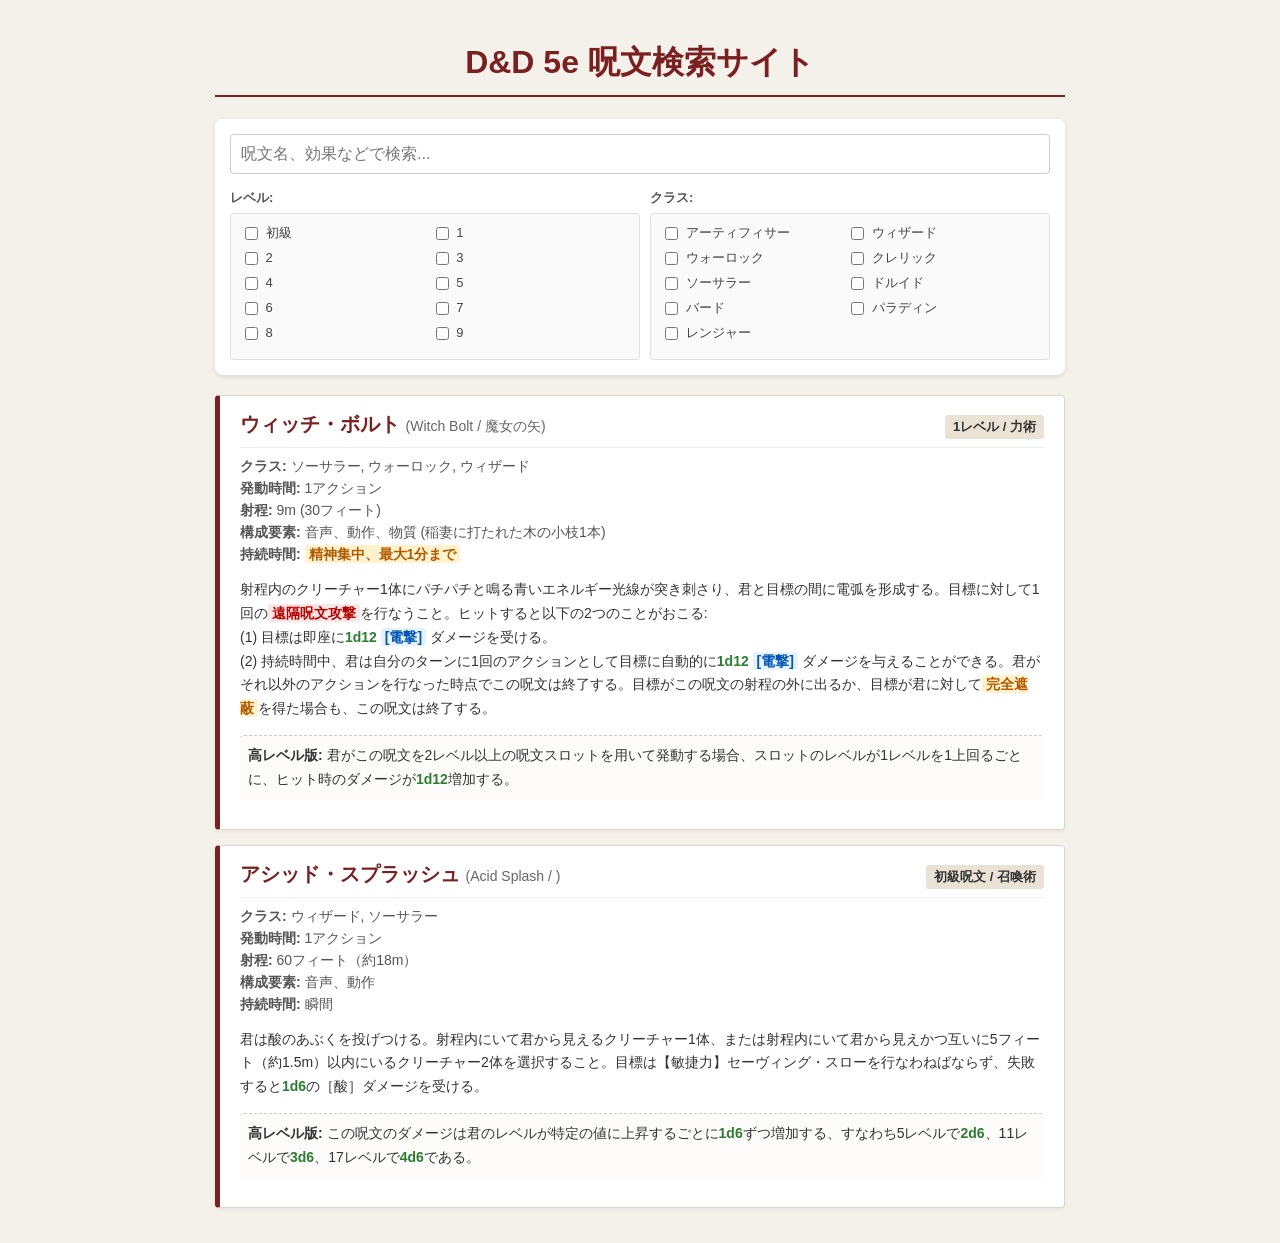
<file: spells/index.html>
<!DOCTYPE html>
<html lang="ja">
<head>
  <meta charset="UTF-8">
  <meta name="viewport" content="width=device-width, initial-scale=1.0">
  <title>D&D 5e 呪文検索</title>
  <link rel="stylesheet" href="style.css">
</head>
<body>
  <div class="container">
    <h1>D&D 5e 呪文検索サイト</h1>

    <!-- 検索コントロール -->
    <div class="search-box">
      <input type="text" id="searchInput" placeholder="呪文名、効果などで検索...">
      
      <!-- レベル選択チェックボックス -->
      <div class="filter-section">
        <span class="filter-label">レベル:</span>
        <div class="checkbox-group" id="levelCheckboxes">
          <label><input type="checkbox" value="0"> 初級</label>
          <label><input type="checkbox" value="1"> 1</label>
          <label><input type="checkbox" value="2"> 2</label>
          <label><input type="checkbox" value="3"> 3</label>
          <label><input type="checkbox" value="4"> 4</label>
          <label><input type="checkbox" value="5"> 5</label>
          <label><input type="checkbox" value="6"> 6</label>
          <label><input type="checkbox" value="7"> 7</label>
          <label><input type="checkbox" value="8"> 8</label>
          <label><input type="checkbox" value="9"> 9</label>
        </div>
      </div>

      <!-- クラス選択チェックボックス -->
      <div class="filter-section">
        <span class="filter-label">クラス:</span>
        <div class="checkbox-group" id="classCheckboxes">
          <label><input type="checkbox" value="アーティフィサー"> アーティフィサー</label>
          <label><input type="checkbox" value="ウィザード"> ウィザード</label>
          <label><input type="checkbox" value="ウォーロック"> ウォーロック</label>
          <label><input type="checkbox" value="クレリック"> クレリック</label>
          <label><input type="checkbox" value="ソーサラー"> ソーサラー</label>
          <label><input type="checkbox" value="ドルイド"> ドルイド</label>
          <label><input type="checkbox" value="バード"> バード</label>
          <label><input type="checkbox" value="パラディン"> パラディン</label>
          <label><input type="checkbox" value="レンジャー"> レンジャー</label>
        </div>
      </div>
    </div>

    <!-- 結果一覧を表示する場所 -->
    <div id="spellList" class="spell-list"></div>
  </div>

  <script>
    let spellsData = [];

    // JSONデータの取得
    fetch('spells.json')
      .then(response => response.json())
      .then(data => {
        spellsData = data;
        renderSpells(spellsData);
      })
      .catch(error => console.error('Error loading spells:', error));

    // チェックされている値の一覧を取得するヘルパー関数
    function getCheckedValues(containerId) {
      const checkboxes = document.querySelectorAll(`#${containerId} input[type="checkbox"]:checked`);
      return Array.from(checkboxes).map(cb => cb.value);
    }

    // 重要なルールのキーワードをハイライト表示する関数
    function highlightRules(text) {
      if (!text) return '';
      
      return text
        // 判定・攻撃系
        .replace(/(近接呪文攻撃|遠隔呪文攻撃|近接武器攻撃|遠隔武器攻撃|呪文難易度|呪文セーヴ)/g, '<mark class="hl-attack">$1</mark>')
        // 精神集中・状態系
        .replace(/(精神集中|完全遮蔽|半遮蔽|三方四分の三遮蔽)/g, '<mark class="hl-rule">$1</mark>')
        // ダイス・ダメージ種別
        .replace(/(\d+d\d+)/g, '<span class="hl-dice">$1</span>')
        .replace(/(\[[^\]]+\])/g, '<mark class="hl-damage">$1</mark>');
    }

    // フィルタリング処理
    function filterSpells() {
      const keyword = document.getElementById('searchInput').value.toLowerCase();
      const selectedLevels = getCheckedValues('levelCheckboxes');
      const selectedClasses = getCheckedValues('classCheckboxes');

      const filtered = spellsData.filter(spell => {
        // キーワード検索
        const matchKeyword = 
          spell.name.ja.toLowerCase().includes(keyword) ||
          spell.name.en.toLowerCase().includes(keyword) ||
          (spell.name.altJa && spell.name.altJa.toLowerCase().includes(keyword)) ||
          spell.description.toLowerCase().includes(keyword);

        // レベル複数検索（何も未選択の場合はすべて通過）
        const matchLevel = selectedLevels.length === 0 || selectedLevels.includes(spell.level.toString());

        // クラス複数検索（何も未選択の場合はすべて通過、選択時はどれか1つでも該当すれば通過）
        const matchClass = selectedClasses.length === 0 || selectedClasses.some(c => spell.classes.includes(c));

        return matchKeyword && matchLevel && matchClass;
      });

      renderSpells(filtered);
    }

    // イベントリスナーの設定
    document.getElementById('searchInput').addEventListener('input', filterSpells);
    
    // チェックボックス変更時にフィルターを実行
    document.querySelectorAll('.checkbox-group input[type="checkbox"]').forEach(checkbox => {
      checkbox.addEventListener('change', filterSpells);
    });

    // 呪文カードの描画関数
    function renderSpells(spells) {
      const container = document.getElementById('spellList');
      container.innerHTML = '';

      if (spells.length === 0) {
        container.innerHTML = '<p class="no-results">該当する呪文が見つかりませんでした。</p>';
        return;
      }

      spells.forEach(spell => {
        const card = document.createElement('div');
        card.className = 'spell-card';

        // 構成要素
        const comps = [];
        if (spell.components.verbal) comps.push('音声');
        if (spell.components.somatic) comps.push('動作');
        if (spell.components.material) comps.push(`物質 (${spell.components.materialDetail})`);

        const levelText = spell.level === 0 ? '初級呪文' : `${spell.level}レベル`;
        
        // 精神集中の強調フラグ
        const durationText = spell.duration.concentration 
          ? `<mark class="hl-rule">${spell.duration.text}</mark>` 
          : spell.duration.text;

        card.innerHTML = `
          <div class="spell-header">
            <h2>${spell.name.ja} <span class="alt-name">(${spell.name.en} / ${spell.name.altJa})</span></h2>
            <span class="level-badge">${levelText} / ${spell.school}</span>
          </div>
          <div class="spell-meta">
            <p><strong>クラス:</strong> ${spell.classes.join(', ')}</p>
            <p><strong>発動時間:</strong> ${spell.castingTime}</p>
            <p><strong>射程:</strong> ${spell.range}</p>
            <p><strong>構成要素:</strong> ${comps.join('、')}</p>
            <p><strong>持続時間:</strong> ${durationText}</p>
          </div>
          <div class="spell-body">
            <p>${highlightRules(spell.description).replace(/\n/g, '<br>')}</p>
            ${spell.higherLevels ? `<p class="higher-levels"><strong>高レベル版:</strong> ${highlightRules(spell.higherLevels)}</p>` : ''}
          </div>
        `;
        container.appendChild(card);
      });
    }
  </script>
</body>
</html>
</file>
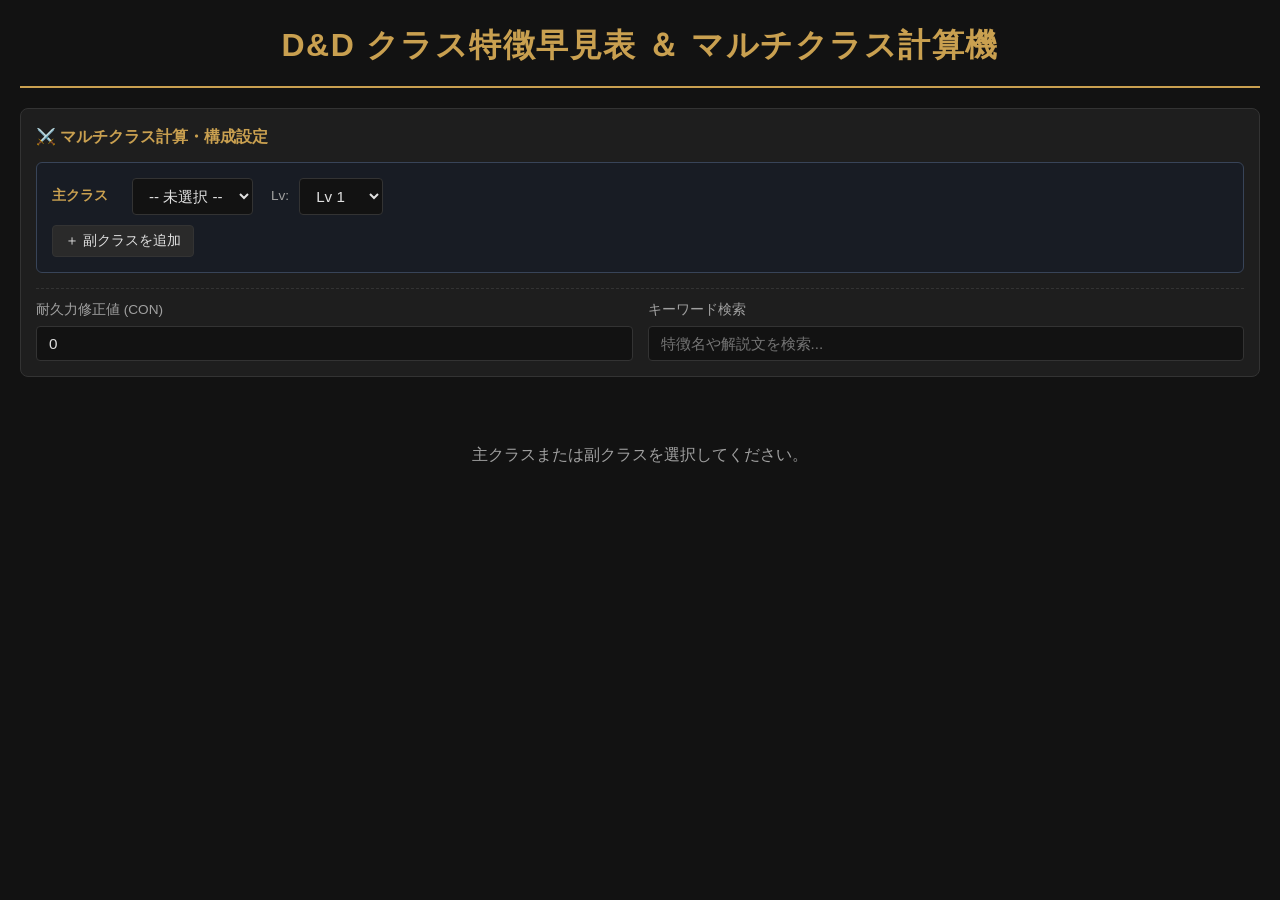
<file: mclass/gemini-code-1788583697047.html>
<!DOCTYPE html>
<html lang="ja">
<head>
  <meta charset="UTF-8">
  <meta name="viewport" content="width=device-width, initial-scale=1.0">
  <title>D&D クラス特徴早見表 ＆ マルチクラス計算機</title>
  <style>
    :root {
      --bg-color: #121212;
      --card-bg: #1e1e1e;
      --accent-color: #c9a050;
      --text-color: #e0e0e0;
      --text-muted: #a0a0a0;
      --border-color: #333333;
      --badge-bg: #2a2a3e;
      --badge-text: #8a99ad;
      --multiclass-bg: #181c24;
      --multiclass-border: #384458;
    }

    * {
      box-sizing: border-box;
      margin: 0;
      padding: 0;
    }

    body {
      font-family: -apple-system, BlinkMacSystemFont, "Segoe UI", Roboto, "Helvetica Neue", Arial, sans-serif;
      background-color: var(--bg-color);
      color: var(--text-color);
      padding: 20px;
      line-height: 1.6;
    }

    header {
      text-align: center;
      margin-bottom: 20px;
      padding-bottom: 15px;
      border-bottom: 2px solid var(--accent-color);
    }

    h1 {
      color: var(--accent-color);
      font-size: 2rem;
      letter-spacing: 1.5px;
    }

    /* コントロールパネルエリア */
    .controls-wrapper {
      background-color: var(--card-bg);
      border: 1px solid var(--border-color);
      border-radius: 8px;
      padding: 15px;
      margin-bottom: 25px;
    }

    .panel-title {
      font-size: 1rem;
      color: var(--accent-color);
      margin-bottom: 12px;
      font-weight: bold;
      display: flex;
      align-items: center;
      gap: 8px;
    }

    .multiclass-builder {
      background-color: var(--multiclass-bg);
      border: 1px solid var(--multiclass-border);
      border-radius: 6px;
      padding: 15px;
      margin-bottom: 15px;
    }

    .class-row {
      display: flex;
      flex-wrap: wrap;
      align-items: center;
      gap: 10px;
      margin-bottom: 10px;
    }

    .class-row:last-child {
      margin-bottom: 0;
    }

    .row-label {
      width: 70px;
      font-size: 0.85rem;
      font-weight: bold;
      color: var(--accent-color);
    }

    .btn {
      background-color: #2a2a2a;
      color: var(--text-color);
      border: 1px solid var(--border-color);
      padding: 6px 12px;
      border-radius: 4px;
      cursor: pointer;
      font-size: 0.85rem;
      transition: background 0.2s;
    }

    .btn:hover {
      background-color: #383838;
      border-color: var(--accent-color);
    }

    .btn-danger {
      background-color: #4a1f1f;
      color: #ff9999;
      border-color: #662222;
    }

    .btn-danger:hover {
      background-color: #662a2a;
    }

    .controls {
      display: flex;
      flex-wrap: wrap;
      gap: 15px;
      padding-top: 10px;
      border-top: 1px dashed var(--border-color);
    }

    .control-group {
      display: flex;
      flex-direction: column;
      flex: 1;
      min-width: 160px;
    }

    label {
      font-size: 0.85rem;
      color: var(--text-muted);
      margin-bottom: 5px;
    }

    select, input {
      background-color: var(--bg-color);
      color: var(--text-color);
      border: 1px solid var(--border-color);
      padding: 8px 12px;
      border-radius: 4px;
      font-size: 0.95rem;
      outline: none;
    }

    select:focus, input:focus {
      border-color: var(--accent-color);
    }

    /* サマリーカードエリア */
    .summary-card {
      background-color: #181c24;
      border: 1px solid #2d3748;
      border-left: 4px solid var(--accent-color);
      border-radius: 6px;
      padding: 15px;
      margin-bottom: 25px;
      display: none;
    }

    .summary-grid {
      display: grid;
      grid-template-columns: repeat(auto-fit, minmax(180px, 1fr));
      gap: 15px;
      margin-bottom: 10px;
    }

    .summary-item label {
      font-size: 0.8rem;
      color: var(--text-muted);
    }

    .summary-val {
      font-size: 1.2rem;
      font-weight: bold;
      color: var(--accent-color);
    }

    /* テーブル・早見表エリア */
    .class-section {
      background-color: var(--card-bg);
      border-radius: 8px;
      border: 1px solid var(--border-color);
      margin-bottom: 30px;
      overflow: hidden;
    }

    .class-header {
      background-color: #252525;
      padding: 15px 20px;
      border-bottom: 1px solid var(--border-color);
      display: flex;
      justify-content: space-between;
      align-items: center;
      flex-wrap: wrap;
      gap: 10px;
    }

    .class-title {
      font-size: 1.5rem;
      color: var(--accent-color);
    }

    .class-meta {
      display: flex;
      gap: 10px;
      flex-wrap: wrap;
    }

    .meta-badge {
      background-color: var(--badge-bg);
      color: var(--badge-text);
      font-size: 0.8rem;
      padding: 3px 8px;
      border-radius: 4px;
      border: 1px solid #3d3d5c;
    }

    .base-info-panel {
      background-color: #181818;
      border-bottom: 1px solid var(--border-color);
      padding: 12px 20px;
      font-size: 0.9rem;
    }

    .base-info-grid {
      display: grid;
      grid-template-columns: repeat(auto-fit, minmax(280px, 1fr));
      gap: 8px 20px;
    }

    .base-info-item span {
      color: var(--accent-color);
      font-weight: bold;
    }

    .base-info-item.full-width {
      grid-column: 1 / -1;
    }

    .tab-container {
      display: flex;
      background-color: #1a1a1a;
      border-bottom: 1px solid var(--border-color);
      overflow-x: auto;
    }

    .tab-button {
      background: none;
      border: none;
      color: var(--text-muted);
      padding: 10px 18px;
      cursor: pointer;
      font-size: 0.95rem;
      border-bottom: 2px solid transparent;
      white-space: nowrap;
    }

    .tab-button.active {
      color: var(--accent-color);
      border-bottom-color: var(--accent-color);
      background-color: var(--card-bg);
    }

    .tab-content {
      display: none;
      padding: 20px;
    }

    .tab-content.active {
      display: block;
    }

    .archetype-desc {
      font-style: italic;
      color: var(--text-muted);
      margin-bottom: 15px;
      padding-bottom: 10px;
      border-bottom: 1px dashed var(--border-color);
    }

    table {
      width: 100%;
      border-collapse: collapse;
      text-align: left;
    }

    th, td {
      padding: 10px 12px;
      border-bottom: 1px solid var(--border-color);
    }

    th {
      background-color: #252525;
      color: var(--accent-color);
      font-weight: 600;
      white-space: nowrap;
    }

    tr:nth-child(even) {
      background-color: rgba(255, 255, 255, 0.02);
    }

    .level-col {
      width: 60px;
      text-align: center;
      font-weight: bold;
      color: var(--accent-color);
    }

    .name-col {
      width: 180px;
      font-weight: 600;
    }

    .no-results {
      text-align: center;
      padding: 40px;
      color: var(--text-muted);
    }

    mark {
      background-color: #c9a050;
      color: #121212;
      border-radius: 2px;
      padding: 0 2px;
      font-weight: bold;
    }
  </style>
</head>
<body>

  <header>
    <h1>D&D クラス特徴早見表 ＆ マルチクラス計算機</h1>
  </header>

  <div class="controls-wrapper">
    <div class="panel-title">⚔️ マルチクラス計算・構成設定</div>
    <div class="multiclass-builder">
      <!-- 主クラス設定 -->
      <div class="class-row">
        <span class="row-label">主クラス</span>
        <select id="primary-class" onchange="handleMulticlassChange()">
          <option value="">-- 未選択 --</option>
        </select>
        <label style="margin-left:8px; margin-bottom:0;">Lv:</label>
        <select class="class-level-select" id="primary-class-lvl" onchange="handleMulticlassChange()">
          <!-- JSで1-20生成 -->
        </select>
      </div>

      <!-- 副クラス動的追加コンテナ -->
      <div id="subclasses-container"></div>

      <div style="margin-top: 10px;">
        <button type="button" class="btn" onclick="addSubClassRow()">＋ 副クラスを追加</button>
      </div>
    </div>

    <!-- 検索＆パラメータエリア -->
    <div class="controls">
      <div class="control-group">
        <label for="con-mod">耐久力修正値 (CON)</label>
        <input type="number" id="con-mod" value="0" min="-5" max="10">
      </div>
      <div class="control-group">
        <label for="search-input">キーワード検索</label>
        <input type="text" id="search-input" placeholder="特徴名や解説文を検索...">
      </div>
    </div>
  </div>

  <!-- マルチクラス計算サマリー -->
  <div id="summary-card" class="summary-card">
    <div class="summary-grid">
      <div class="summary-item">
        <label>総キャラクターレベル</label>
        <div id="summary-total-lvl" class="summary-val">Lv 0</div>
      </div>
      <div class="summary-item">
        <label>習熟ボーナス</label>
        <div id="summary-prof-bonus" class="summary-val">+2</div>
      </div>
      <div class="summary-item">
        <label>合計体力 (合計HP)</label>
        <div id="summary-total-hp" class="summary-val">0</div>
      </div>
      <div class="summary-item">
        <label>実質キャスターレベル</label>
        <div id="summary-caster-lvl" class="summary-val">なし</div>
      </div>
    </div>
    <div id="multiclass-spell-slots" style="display:none; margin-top: 10px;">
      <label style="font-size: 0.8rem; color: var(--text-muted);">マルチクラス合算 呪文スロット</label>
      <table style="font-size: 0.85rem; text-align: center; margin-top: 4px;">
        <thead>
          <tr>
            <th>1Lv</th><th>2Lv</th><th>3Lv</th><th>4Lv</th><th>5Lv</th><th>6Lv</th><th>7Lv</th><th>8Lv</th><th>9Lv</th>
          </tr>
        </thead>
        <tbody>
          <tr id="multiclass-slots-row"></tr>
        </tbody>
      </table>
    </div>
  </div>

  <main id="app"></main>

  <script>
    const classData = [
      {
        "class_id": "wizard",
        "class_name": "ウィザード",
        "hit_die": 6,
        "hp_first_level": 6,
        "hp_subsequent_levels": 4,
        "caster_type": 1,
        "saving_throws": ["INT", "WIS"],
        "proficiencies": {
          "armor": "なし",
          "weapons": "ダガー、ダーツ、スリング、クオータースタッフ、ライト・クロスボウ",
          "tools": "なし"
        },
        "skill_choices": {
          "count": 2,
          "options": ["医術", "看破", "宗教", "捜査", "魔法学", "歴史"]
        },
        "equipment": [
          "（a）クオータースタッフ、または（b）ダガー",
          "（a）呪文構成要素ポーチ、または（b）秘術焦点具",
          "（a）学者パック、または（b）探険家パック",
          "呪文書"
        ],
        "asi_levels": [4, 8, 12, 16, 19],
        "archetype_level": 2,
        "archetype_title": "秘術の学派",
        "archetypes": [
          {
            "id": "illusion",
            "name": "幻術系統",
            "desc": "感覚を狂わせ、精神をまどわし、存在し得ないものをも実在するかのように見せる幻影の魔法を修める学派。",
            "features": [
              { "level": 2, "name": "幻術の専門家", "desc": "幻術呪文を呪文書に書き写すのに要する金銭と時間が半分になる。" },
              { "level": 2, "name": "マイナー・イリュージョン強化", "desc": "マイナー・イリュージョンを修得（習得済なら他の初級呪文1つ）。1回の発動で音と映像の両方を生み出せる。" },
              { "level": 6, "name": "可変幻影", "desc": "持続1分以上の幻術の持続中、アクションを用いてその幻の性質を変化させることができる。" },
              { "level": 10, "name": "幻影変り身", "desc": "攻撃を受けた際、リアクションで自身の幻を割り込ませ、攻撃を自動的にミスにできる（1回/小休憩または大休憩）。" },
              { "level": 14, "name": "実体ある幻影", "desc": "1レベル以上の幻術で生成した自律行動しない物体1個を、ボーナス・アクションで1分間実体化させられる（ダメージを与える等の害は不可）。" }
            ]
          },
          {
            "id": "conjuration",
            "name": "召喚術系統",
            "desc": "物体やクリーチャーを出現させたり、瞬間移動や次元間移動を自在に操る学派。",
            "features": [
              { "level": 2, "name": "召喚術の専門家", "desc": "召喚術呪文を呪文書に書き写すのに要する金銭と時間が半分になる。" },
              { "level": 2, "name": "小召喚", "desc": "アクションで1辺3ft・重量10lb以内の見覚えのある非魔法的物体1つを10ft以内に召喚する（1時間持続、ダメージ発生等で消滅）。" },
              { "level": 6, "name": "友好的位置交換", "desc": "アクションで30ft以内の空きスペースか、同意する小型/中型クリーチャーと位置を交換する（1回/大休憩、または1レベル以上の召喚術発動で回復）。" },
              { "level": 10, "name": "召喚術集中強化", "desc": "召喚術呪文への精神集中は、ダメージを受けても破れることがなくなる。" },
              { "level": 14, "name": "頑丈な召喚クリーチャー", "desc": "召喚術呪文で召喚または創造したクリーチャーは、すべて30の一時的ヒット・ポイントを得る。" }
            ]
          },
          {
            "id": "necromancy",
            "name": "死霊術系統",
            "desc": "生と死、知識、知識、そしてアンデッドの力を操作し、生命力を奪い取って自らの魔力へと変える学派。",
            "features": [
              { "level": 2, "name": "死霊術の専門家", "desc": "死霊術呪文を呪文書に書き写すのに要する金銭と時間が半分になる。" },
              { "level": 2, "name": "生命刈り取り", "desc": "1レベル以上の呪文で敵を倒した際、(呪文レベル×2) HPを回復（死霊術なら(呪文レベル×3) HP回復）。人造・アンデッドには無効。" },
              { "level": 6, "name": "アンデッド使い", "desc": "アニメイト・デッドを修得。発動時に作成できるアンデッドが1体増加し、生成されたアンデッドは最大HP（+ウィザードLv）と武器ダメージ（+習熟ボーナス）が増加する。" },
              { "level": 10, "name": "アンデッド慣れ", "desc": "[死霊]ダメージ抵抗を得る。また、最大HPの減少効果を受けなくなる。" },
              { "level": 14, "name": "アンデッド支配", "desc": "60ft以内のアンデッド1体をアクションで【魅力】セーヴさせ、失敗時に支配下に置く（知性判定で毎時再セーヴの可能性あり）。" }
            ]
          },
          {
            "id": "enchantment",
            "name": "心術系統",
            "desc": "他者の精神に働きかけ、魅了や記憶の操作によって屈服または誘導する学派。",
            "features": [
              { "level": 2, "name": "心術の専門家", "desc": "心術呪文を呪文書に書き写すのに要する金銭と時間が半分になる。" },
              { "level": 2, "name": "催眠の凝視", "desc": "5ft以内の敵1体を【判断力】セーヴさせ、失敗すると移動速度0かつ無力化を伴う魅了状態にする（毎ターンアクションで維持可能）。" },
              { "level": 6, "name": "とっさの魅了", "desc": "30ft以内からの攻撃に対し、リアクションで【判断力】セーヴを強いて攻撃対象を他の近くの目標へそらせる。" },
              { "level": 10, "name": "二股の心術", "desc": "単体を対象とする1レベル以上の心術呪文を発動する際、2体目の目標を同時に選択できる。" },
              { "level": 14, "name": "記憶操作", "desc": "心術呪文で魅了されたことを気づかせないようにできる。また、アクションで魅了中の出来事を(1 + 魅力修正値)時間分忘れさせることができる。" }
            ]
          },
          {
            "id": "divination",
            "name": "占術系統",
            "desc": "時間・空間・意識のヴェールを見通し、過去・現在・未来の知識を得る学派。",
            "features": [
              { "level": 2, "name": "占術の専門家", "desc": "占術呪文を呪文書に書き写すのに要する金銭と時間が半分になる。" },
              { "level": 2, "name": "予見", "desc": "大休憩ごとにd20を2回振り記録する。自分または見えている目標の攻撃/セーヴ/能力値判定の出目を、そのダイス結果と差し替えることができる。" },
              { "level": 6, "name": "占術の達人", "desc": "2レベル以上のスロットで占術呪文を発動した際、それより低いレベル（最大5Lv）の消費済みスロットを1つ回復する。" },
              { "level": 10, "name": "第三の眼", "desc": "アクションで「暗視(60ft)」「エーテル界視覚(60ft)」「読解力向上」「不可視視認(10ft)」から1つを選択し、休憩または無力化まで効果を得る。" },
              { "level": 14, "name": "予見強化", "desc": "「予見」で記録するd20の数が2個から3個に増加する。" }
            ]
          },
          {
            "id": "transmutation",
            "name": "変成術系統",
            "desc": "エネルギーと物質の形態や性情を変化させ、物体や生命を作り変える学派。",
            "features": [
              { "level": 2, "name": "変成術の専門家", "desc": "変成術呪文を呪文書に書き写すのに要する金銭と時間が半分になる。" },
              { "level": 2, "name": "初級錬金術", "desc": "10分かけて、木・石・鉄・銅・銀の非魔法的物質を別の素材へ一時的に変化させる（1時間持続）。" },
              { "level": 6, "name": "変成術士の石", "desc": "8時間で特殊な石を作成。所持者に「暗視」「移動速度+10ft」「CONセーヴ習熟」「特定属性抵抗」のいずれか1つの利益を与える。" },
              { "level": 10, "name": "姿変え", "desc": "ポリモーフを呪文書に追加。1日1回スロット消費なしで自身をCR1以下の野獣に変化させられる（小休憩/大休憩で回復）。" },
              { "level": 14, "name": "変成術奥義", "desc": "変成術士の石を破壊することで、「大変化」「万能薬（全回復・全治）」「生命回復（レイズ・デッド）」「若返り（3d10歳若返る）」のいずれかを瞬時に発動する。" }
            ]
          },
          {
            "id": "abjuration",
            "name": "防御術系統",
            "desc": "守護、打ち払い、保護の魔法に秀で、有害な効果や攻撃から身を守る学派。",
            "features": [
              { "level": 2, "name": "防御術の専門家", "desc": "防御術呪文を呪文書に書き写すのに要する金銭と時間が半分になる。" },
              { "level": 2, "name": "秘術の防壁", "desc": "1レベル以上の防御術発動時、HP(ウィザードLv×2 + INT修正値)を持つ防壁を展開。ダメージを肩代わりし、防御術発動ごとにHPが回復する。" },
              { "level": 6, "name": "防壁展開", "desc": "30ft以内の味方がダメージを受けた際、リアクションで自らの「秘術の防壁」にそのダメージを肩代わりさせられる。" },
              { "level": 10, "name": "防御術強化", "desc": "カウンタースペルやディスペル・マジックなど、発動時に能力値判定を要する防御術に習熟ボーナスを加算できる。" },
              { "level": 14, "name": "呪文抵抗", "desc": "すべての呪文に対するセーヴィング・スローに有利を得る。また、呪文による全ダメージに対して抵抗を得る。" }
            ]
          },
          {
            "id": "evocation",
            "name": "力術系統",
            "desc": "極寒、業火、轟雷、紫電、強酸などの強力な元素的効果を作り出す魔法を重点的に学ぶ学派。",
            "features": [
              { "level": 2, "name": "力術の専門家", "desc": "力術呪文を呪文書に書き写すのに要する金銭と時間が半分になる。" },
              { "level": 2, "name": "呪文効果範囲操作", "desc": "力術呪文発動時、見えている対象を(1 + 呪文レベル)体まで自動的にセーヴ成功させられる。成功でダメージ半減の呪文の場合、対象はダメージを受けない。" },
              { "level": 6, "name": "初級呪文強化", "desc": "セーヴを強いるダメージ初級呪文に対し、敵がセーヴ成功しても半分のダメージを与える（追加効果はなし）。" },
              { "level": 10, "name": "力術強化", "desc": "発動するウィザード力術呪文の1回のダメージ・ロールに【知力】修正値を加算できる。" },
              { "level": 14, "name": "限界突破", "desc": "1〜5レベルのダメージ呪文で最大ダメージを出せる。2回目以降の使用はレベルに応じた［死霊］ダメージを受ける（抵抗・完全耐性無視）。" }
            ]
          }
        ],
        "features": [
          { "level": 1, "name": "呪文発動", "desc": "知力を発動能力としてウィザード呪文を使用可能。初級呪文3種と1レベル呪文6種を収めた呪文書を所持。" },
          { "level": 1, "name": "秘術回復", "desc": "1日1回、小休憩時に(ウィザード・レベル / 2)切り上げ以下の合計レベルの呪文スロットを回復できる（6レベル以上のスロットは不可）。" },
          { "level": 2, "name": "秘術の学派", "desc": "選択した学派の特徴を得る。" },
          { "level": 18, "name": "呪文体得", "desc": "呪文書から選択した1レベル呪文1つと2レベル呪文1つを、準備していればスロット消費なしで最低レベル発動できる。" },
          { "level": 20, "name": "愛用呪文", "desc": "呪文書から選択した3レベル呪文2つを常に準備状態（準備数カウント外）とし、それぞれ小休憩/大休憩ごとに1回スロット消費なしで発動できる。" }
        ]
      },
      {
        "class_id": "cleric",
        "class_name": "クレリック",
        "hit_die": 8,
        "hp_first_level": 8,
        "hp_subsequent_levels": 5,
        "caster_type": 1,
        "saving_throws": ["WIS", "CHA"],
        "proficiencies": {
          "armor": "軽装鎧、中装鎧、盾",
          "weapons": "単純武器",
          "tools": "なし"
        },
        "skill_choices": {
          "count": 2,
          "options": ["医術", "看破", "宗教", "説得", "歴史"]
        },
        "equipment": [
          "（a）メイス、または（b）ウォーハンマー（要習熟）",
          "（a）スケイル・メイル、または（b）レザー・アーマー、または（c）チェイン・メイル（要習熟）",
          "（a）ライト・クロスボウとボルト20本、または（b）任意の単純武器1つ",
          "（a）僧侶パック、または（b）探険家パック",
          "シールドと聖印"
        ],
        "asi_levels": [4, 8, 12, 16, 19],
        "archetype_level": 1,
        "archetype_title": "信仰の領域",
        "archetypes": [
          {
            "id": "life_domain",
            "name": "生命の領域",
            "desc": "活力と健康を重んじ、傷病者を癒し、死ならびに悪の勢力を打ち払う正のエネルギーを司る領域。",
            "features": [
              { "level": 1, "name": "習熟追加", "desc": "重装鎧の習熟を得る。" },
              { "level": 1, "name": "生命の使徒", "desc": "1レベル以上の呪文でHPを回復する際、対象の回復量に追加で (2 + 呪文レベル) HPを加算する。" },
              { "level": 2, "name": "神性伝導：生命保護", "desc": "アクションで聖印を示し、30ft以内の任意の対象に合計 (クレリックLv × 5) HPを分配して回復する（現在HPが最大値の半分を超える回復は不可。アンデッド・人造には無効）。" },
              { "level": 6, "name": "幸いなる癒し手", "desc": "自分以外のクリーチャーに1レベル以上の治癒呪文を発動した際、自分のHPも (2 + 呪文レベル) 回復する。" },
              { "level": 8, "name": "信仰込めた打撃", "desc": "各ターンに1回、近接武器攻撃ヒット時に追加で1d8［光輝］ダメージを与える（14レベルで2d8に増加）。" },
              { "level": 17, "name": "治癒の極意", "desc": "呪文でHPを回復する際、ダイスを振らずにすべて最大値として計算する。" }
            ]
          },
          {
            "id": "trickery_domain",
            "name": "欺きの領域",
            "desc": "秩序に挑戦し、敵をごまかし、いたずら、だまし、盗みによって世界を撹乱する神々に仕える領域。",
            "features": [
              { "level": 1, "name": "トリックスターの祝福", "desc": "アクションで自分以外の同意する接触したクリーチャー1体に【敏捷力】〈隠密〉判定での有利を1時間与える。" },
              { "level": 2, "name": "神性伝導：二重存在", "desc": "アクションで1分間持続する完璧な幻影を作成（要精神集中）。幻影の位置から呪文を発動でき、自分と幻影の両方が5ft以内にいる敵への攻撃ロールに有利を得る（ボーナス・アクションで30ft移動可能）。" },
              { "level": 6, "name": "神性伝導：影の衣", "desc": "アクションで次の自分のターン終了時まで不可視状態になる（攻撃や呪文発動で解除）。" },
              { "level": 8, "name": "信仰込めた打撃", "desc": "各ターンに1回、武器攻撃ヒット時に追加で1d8［毒］ダメージを与える（14レベルで2d8に増加）。" },
              { "level": 17, "name": "多重存在", "desc": "「二重存在」で1つではなく最大4つの幻影を同時に作り出せるようになる。" }
            ]
          },
          {
            "id": "tempest_domain",
            "name": "嵐の領域",
            "desc": "電撃、雷鳴、地震、嵐、空と海を統べ、世の人に威厳と畏怖をもたらす神々に仕える領域。",
            "features": [
              { "level": 1, "name": "習熟追加", "desc": "軍用武器および重装鎧の習熟を得る。" },
              { "level": 1, "name": "嵐の怒り", "desc": "5ft以内の敵から攻撃を受けた際、リアクションで【敏捷力】セーヴを強め、失敗で2d8［電撃］または［雷鳴］ダメージ（成功で半減）を与える（1日【判断力】修正値回）。" },
              { "level": 2, "name": "神性伝導：破壊の怒り", "desc": "［電撃］または［雷鳴］ダメージをロールする際、神性伝導を使用してダイスを振らず自動的に最大ダメージを与える。" },
              { "level": 6, "name": "押しやる電撃", "desc": "大型以下のクリーチャーに［電撃］ダメージを与えた際、その対象を自分から離れる方向に10ft（3m）押しやることができる。" },
              { "level": 8, "name": "信仰込めた打撃", "desc": "各ターンに1回、武器攻撃ヒット時に追加で1d8［電撃］ダメージを与える（14レベルで2d8に増加）。" },
              { "level": 17, "name": "嵐の子", "desc": "屋外（地下や屋内を除く）にいる間、歩行移動速度に等しい飛行移動速度を得る。" }
            ]
          },
          {
            "id": "war_domain",
            "name": "戦の領域",
            "desc": "名誉、騎士道、あるいは破壊や征服など、戦いのあらゆる側面と戦士たちを統べる神々に仕える領域。",
            "features": [
              { "level": 1, "name": "習熟追加", "desc": "軍用武器および重装鎧の習熟を得る。" },
              { "level": 1, "name": "戦闘司祭", "desc": "攻撃アクションを行ったターン、ボーナス・アクションで1回の武器攻撃を行える（1日【判断力】修正値回）。" },
              { "level": 2, "name": "神性伝導：必中打撃", "desc": "自分の攻撃ロールを行った後（ヒット/ミス判定前）、神性伝導を使用してその攻撃ロールに+10のボーナスを与える。" },
              { "level": 6, "name": "神性伝導：戦神の祝福", "desc": "30ft以内の味方が攻撃ロールを行った際、リアクションで神性伝導を使用してその判定に+10のボーナスを与える。" },
              { "level": 8, "name": "信仰込めた打撃", "desc": "各ターンに1回、武器攻撃ヒット時に追加で1d8ダメージ（武器と同じダメージ種別）を与える（14レベルで2d8に増加）。" },
              { "level": 17, "name": "戦の化身", "desc": "非魔法的な攻撃による［殴打］［刺突］［斬撃］ダメージに対する抵抗を得る。" }
            ]
          },
          {
            "id": "nature_domain",
            "name": "自然の領域",
            "desc": "深い森、泉、野生生物など自然世界とその営みを護り育む神々に仕える領域。",
            "features": [
              { "level": 1, "name": "自然のしもべ", "desc": "ドルイドの初級呪文1種を選択して修得（クレリック初級呪文数に含めない）。また、〈自然〉〈生存〉〈動物使い〉から1つの技能習熟を得る。" },
              { "level": 1, "name": "習熟追加", "desc": "重装鎧の習熟を得る。" },
              { "level": 2, "name": "神性伝導：動植物魅了", "desc": "アクションで30ft以内の野獣・植物クリーチャーに【判断力】セーヴを強め、失敗した者を1分間（またはダメージを受けるまで）魅了状態にする。" },
              { "level": 6, "name": "元素力緩和", "desc": "自身または30ft以内の味方が［酸］［電撃］［火］［雷鳴］［冷気］ダメージを受けた際、リアクションでその1回のダメージに対する抵抗を与える。" },
              { "level": 8, "name": "信仰込めた打撃", "desc": "各ターンに1回、武器攻撃ヒット時に追加で1d8の［電撃］［火］［冷気］のいずれかのダメージを与える（14レベルで2d8に増加）。" },
              { "level": 17, "name": "大自然の王者", "desc": "「動植物魅了」で魅了中の対象に対し、ボーナス・アクションで命令を与えることができる。" }
            ]
          },
          {
            "id": "knowledge_domain",
            "name": "知識の領域",
            "desc": "学習、理解、発明、古の知識や多元宇宙の秘密を買い求め解き明かす神々に仕える領域。",
            "features": [
              { "level": 1, "name": "知識の祝福", "desc": "言語2種を習得。〈自然〉〈宗教〉〈魔法学〉〈歴史〉から2つの技能習熟を得て、その判定には習熟ボーナスが2倍加算される。" },
              { "level": 2, "name": "神性伝導：万世の知識", "desc": "アクションで任意の1技能または1道具を選択し、10分間その習熟を得る。" },
              { "level": 6, "name": "神性伝導：読心術", "desc": "60ft以内の敵1体に【判断力】セーヴを強め、1分間表層思考を読む。効果中にアクションで解除することでスロット消費なしで絶対成功のサジェスチョンを発動可能。" },
              { "level": 8, "name": "初級呪文ダメージ強化", "desc": "クレリックの初級呪文で与えるダメージに【判断力】修正値を加算する。" },
              { "level": 17, "name": "過去の幻視", "desc": "1分以上の瞑想により、所持した物体の過去の所有者の経緯（物体解析）や、周囲（15m四方）で起きた強い感情を伴う出来事（エリア解析）を幻視する。" }
            ]
          },
          {
            "id": "light_domain",
            "name": "光の領域",
            "desc": "真実、再生、美、警戒を掲げ、日光と聖なる光をもって闇と偽りを払い敵を焼き尽くす領域。",
            "features": [
              { "level": 1, "name": "ボーナス初級呪文", "desc": "初級呪文「ライト」を修得する（クレリック初級呪文数に含めない）。" },
              { "level": 1, "name": "身を守る閃光", "desc": "30ft以内の見えている敵から攻撃された際、リアクションでその攻撃ロールに不利を与える（1日【判断力】修正値回。盲目耐性の敵には無効）。" },
              { "level": 2, "name": "神性伝導：曙光", "desc": "アクションで30ft以内の魔法の暗闇を解呪し、30ft以内の敵全員に【耐久力】セーヴを強め、 (2d10 + クレリックLv) ［光輝］ダメージ（成功で半減）を与える。" },
              { "level": 6, "name": "友を守る閃光", "desc": "「身を守る閃光」を、30ft以内の味方が攻撃された際にも割り込んで発動できるようになる。" },
              { "level": 8, "name": "初級呪文ダメージ強化", "desc": "クレリックの初級呪文で与えるダメージに【判断力】修正値を加算する。" },
              { "level": 17, "name": "光冠", "desc": "アクションで1分間、周囲18m（60ft）を明るい光で照らすオーラを纏う。範囲内の敵は［光輝］および［火］ダメージのセーヴに不利を受ける。" }
            ]
          }
        ],
        "features": [
          { "level": 1, "name": "呪文発動", "desc": "【判断力】を発動能力値としてクレリック呪文を発動できる。焦点具として聖印を使用可能。準備できる呪文数は（【判断力】修正値 + クレリックLv）。儀式発動が可能。" },
          { "level": 1, "name": "信仰の領域", "desc": "信仰する神の領域を1つ選択し、領域に応じた領域呪文やクラス特徴を得る。" },
          { "level": 2, "name": "神性伝導", "desc": "神聖なエネルギーを放ち魔法効果を生み出す（小休憩/大休憩で回復）。「アンデッド退散」と領域固有の効果を使用可能。" },
          { "level": 2, "name": "神性伝導：アンデッド退散", "desc": "アクションで30ft以内のアンデッドに【判断力】セーヴを強いる。失敗した対象は1分間またはダメージを受けるまで退散状態になる。" },
          { "level": 5, "name": "アンデッド破壊", "desc": "「アンデッド退散」のセーヴに失敗した特定脅威度以下のアンデッドを即座に破壊する（5Lv: CR 1/2以下、8Lv: CR 1以下、11Lv: CR 2以下、14Lv: CR 3以下、17Lv: CR 4以下）。" },
          { "level": 6, "name": "神性伝導 (2回)", "desc": "休憩間に神性伝導を2回まで使用できるようになる。" },
          { "level": 10, "name": "神性介入", "desc": "アクションで助けを求めd%をロールする。結果がクレリックLv以下なら神の介入が発生する（成功時は7日間再使用不可、失敗時は大休憩後に再使用可能）。" },
          { "level": 18, "name": "神性伝導 (3回)", "desc": "休憩間に神性伝導を3回まで使用できるようになる。" },
          { "level": 20, "name": "神性介入強化", "desc": "神性介入の呼びかけがロールなしで自動的に成功するようになる。" }
        ]
      },
      {
        "class_id": "fighter",
        "class_name": "ファイター",
        "hit_die": 10,
        "hp_first_level": 10,
        "hp_subsequent_levels": 6,
        "caster_type": 0,
        "saving_throws": ["STR", "CON"],
        "proficiencies": {
          "armor": "すべての鎧、盾",
          "weapons": "単純武器、軍用武器",
          "tools": "なし"
        },
        "skill_choices": {
          "count": 2,
          "options": ["威圧", "運動", "軽業", "看破", "生存", "知覚", "動物使い", "歴史"]
        },
        "equipment": [
          "（a）チェイン・メイル、または（b）レザー・アーマー、ロングボウ、アロー20本",
          "（a）任意の軍用武器1つとシールド1つ、または（b）任意の軍用武器2つ",
          "（a）ライト・クロスボウとボルト20本、または（b）ハンドアックス2丁",
          "（a）地下探険家パック、または（b）探険家パック"
        ],
        "fighting_styles": [
          { "id": "archery", "name": "弓術", "desc": "遠隔武器での攻撃ロールに+2のボーナス。" },
          { "id": "defense", "name": "防護", "desc": "鎧を着ているならACに+1のボーナス。" },
          { "id": "dueling", "name": "片手武器戦闘", "desc": "片手で1つの近接武器を持ち、他の武器を持っていないならダメージ+2。" },
          { "id": "great_weapon", "name": "両手武器戦闘", "desc": "両手持ち武器のダメージ・ダイスで1か2が出た際、そのダイスを再ロールできる。" },
          { "id": "protection", "name": "護衛", "desc": "盾を持っている場合、5ft以内の味方への攻撃に対しリアクションで不利を与えられる。" },
          { "id": "two_weapon", "name": "二刀流", "desc": "二刀流攻撃の際、二つ目の武器攻撃ダメージにも能力値修正値を加算できる。" }
        ],
        "asi_levels": [4, 6, 8, 12, 14, 16, 19],
        "archetype_level": 3,
        "archetype_title": "戦士の類型",
        "archetypes": [
          {
            "id": "champion",
            "name": "チャンピオン",
            "desc": "純粋な肉体の力を研ぎすまし、破壊的な打撃を与える武勇の類型。",
            "features": [
              { "level": 3, "name": "クリティカル率上昇", "desc": "武器攻撃の出目が19〜20でクリティカル・ヒットになる。" },
              { "level": 7, "name": "抜群の身体能力", "desc": "習熟を得ていない【筋力】【敏捷力】【耐久力】判定に習熟ボーナスの半分（切り上げ）を加算。助走つき幅跳びの距離が増大。" },
              { "level": 10, "name": "戦闘スタイル追加", "desc": "戦闘スタイル一覧からもう1種類の戦闘スタイルを追加選択できる。" },
              { "level": 15, "name": "クリティカル率大上昇", "desc": "武器攻撃の出目が18〜20でクリティカル・ヒットになる。" },
              { "level": 18, "name": "生命力", "desc": "ターン開始時にHPが半分以下の場合、(5 + 耐久力修正値) のHPを自動回復する。" }
            ]
          },
          {
            "id": "battle_master",
            "name": "バトル・マスター",
            "desc": "さまざまな戦術と戦技ダイスを駆使して戦場を支配する戦技の達人。",
            "features": [
              { "level": 3, "name": "卓越の戦士", "desc": "4つの戦技ダイス(d8)と3つの戦技を獲得（7,10,15Lvで2つずつ追加習得）。セーヴ難易度: 8 + 習熟ボーナス + STRまたはDEX修正値。" },
              { "level": 3, "name": "戦人のたしなみ", "desc": "任意の1種類の職人道具に習熟を得る。" },
              { "level": 7, "name": "敵を知る", "desc": "非戦闘時に対象を1分以上観察することで、能力値やAC、HPなどの格差を把握できる。戦技ダイス+1。" },
              { "level": 10, "name": "戦技ダイス強化 (d10)", "desc": "戦技ダイスがd8からd10に強化される。" },
              { "level": 15, "name": "執念の戦技", "desc": "イニシアチブ時に戦技ダイスが0個の場合、1個回復する。戦技ダイス+1。" },
              { "level": 18, "name": "戦技ダイス強化 (d12)", "desc": "戦技ダイスがd10からd12に強化される。" }
            ]
          },
          {
            "id": "eldritch_knight",
            "name": "エルドリッチ・ナイト",
            "caster_type": 0.3333,
            "desc": "ファイターの武技とウィザードの防御術・力術を中心とした魔法を組み合わせる秘術騎士。",
            "features": [
              { "level": 3, "name": "呪文発動", "desc": "知力を発動能力としてウィザード呪文を使用可能。初級呪文2種と1レベル呪文3種を習得。" },
              { "level": 3, "name": "武器との絆", "desc": "儀式を行った武器を取り落とさなくなり、ボーナスアクションで瞬時に呼び寄せられる（最大2つ）。" },
              { "level": 7, "name": "魔法戦士", "desc": "アクションで初級呪文を発動した際、ボーナスアクションで1回の武器攻撃を行える。" },
              { "level": 10, "name": "魔法戦士の武技", "desc": "武器攻撃をヒットさせた敵は、次の君のターン終了時までに発動する呪文のセーヴに不利を受ける。" },
              { "level": 15, "name": "怒涛の瞬間移動", "desc": "怒涛のアクション使用時、30ft以内の空いている場所へ瞬間移動できる。" },
              { "level": 18, "name": "上級魔法戦士", "desc": "アクションで1レベル以上の呪文を発動した際、ボーナスアクションで1回の武器攻撃を行える。" }
            ]
          }
        ],
        "features": [
          { "level": 1, "name": "戦闘スタイル", "desc": "専門とする戦闘スタイルを1つ選択し、その効果を得る。" },
          { "level": 1, "name": "底力", "desc": "ボーナス・アクションで(1d10 + ファイター・レベル)のHPを回復する（小休憩/大休憩で回復）。" },
          { "level": 2, "name": "怒涛のアクション", "desc": "自分のターンに通常のアクションに加えて、さらに1回のアクションを行なえる（小休憩/大休憩で回復）。" },
          { "level": 3, "name": "戦士の類型", "desc": "選択した類型の特徴を得る。" },
          { "level": 5, "name": "追加攻撃", "desc": "自分のターンに攻撃アクションをとるたび、1回ではなく2回の攻撃を行なえる。" },
          { "level": 9, "name": "不屈", "desc": "失敗したセーヴィング・スローを1回再ロールできる（大休憩で回復）。" },
          { "level": 11, "name": "追加攻撃 (2)", "desc": "自分のターンに攻撃アクションをとるたび、3回の攻撃を行なえる。" },
          { "level": 13, "name": "不屈 (2回)", "desc": "不屈を大休憩ごとに2回使用できるようになる。" },
          { "level": 17, "name": "怒涛のアクション (2回)", "desc": "怒涛のアクションを休憩間に2回使用できるようになる。" },
          { "level": 17, "name": "不屈 (3回)", "desc": "不屈を大休憩ごとに3回使用できるようになる。" },
          { "level": 20, "name": "追加攻撃 (3)", "desc": "自分のターンに攻撃アクションをとるたび、4回の攻撃を行なえる。" }
        ]
      },
      {
        "class_id": "rogue",
        "class_name": "ローグ",
        "hit_die": 8,
        "hp_first_level": 8,
        "hp_subsequent_levels": 5,
        "caster_type": 0,
        "saving_throws": ["DEX", "INT"],
        "proficiencies": {
          "armor": "軽装鎧",
          "weapons": "単純武器、ショートソード、ハンド・クロスボウ、レイピア、ロングソード",
          "tools": "盗賊道具"
        },
        "skill_choices": {
          "count": 4,
          "options": ["威圧", "運動", "隠密", "軽業", "看破", "芸能", "説得", "捜査", "知覚", "手先の早業", "ペテン"]
        },
        "equipment": [
          "（a）レイピア、または（b）ショートソード",
          "（a）ショートボウとアロー20本入りの矢筒、または（b）ショートソード",
          "（a）泥棒パック、または（b）地下探険家パック、または（c）探険家パック",
          "レザー・アーマー、ダガー2本、盗賊道具"
        ],
        "asi_levels": [4, 8, 10, 12, 16, 19],
        "archetype_level": 3,
        "archetype_title": "ローグの類型",
        "archetypes": [
          {
            "id": "thief",
            "name": "シーフ",
            "desc": "俊敏性と隠密性を高め、鍵開けや古代遺跡の探索、魔法アイテムの扱いに長けた盗みの達人。",
            "features": [
              { "level": 3, "name": "器用な指先", "desc": "巧妙なアクションで〈手先の早業〉判定、盗賊道具での罠解除・解錠、「物体の操作」を行える。" },
              { "level": 3, "name": "屋根渡り", "desc": "登攀に追加移動コストが不要。助走つき跳躍の距離が【敏捷力】修正値×0.3m(1ft)増加。" },
              { "level": 9, "name": "隠密無双", "desc": "ターン中に移動速度の半分以下しか移動しない場合、そのターンに行う〈隠密〉判定に有利を得る。" },
              { "level": 13, "name": "魔法装置使用", "desc": "魔法のアイテムを使用する際、クラス・種族・レベルの条件をすべて無視できる。" },
              { "level": 17, "name": "神速", "desc": "各戦闘の最初のラウンドに2回のターン（通常イニシアチブとイニシアチブ-10）を得る（不意を討たれている時を除く）。" }
            ]
          },
          {
            "id": "assassin",
            "name": "アサシン",
            "desc": "隠密性、毒物、変装を活用して敵を恐ろしく効率よく排除する暗殺者。",
            "features": [
              { "level": 3, "name": "習熟追加", "desc": "調毒道具と変装用具の習熟を得る。" },
              { "level": 3, "name": "暗殺術", "desc": "まだターンを行っていない敵への攻撃ロールは常に有利。不意を討たれた敵にヒットを与えた場合、常にクリティカル・ヒットとなる。" },
              { "level": 9, "name": "偽りの素性", "desc": "7日間と25gpをかけて見破られない偽りの素性（来歴、職業、知人など）を作り上げることができる。" },
              { "level": 13, "name": "なりすまし", "desc": "3時間以上観察した相手の行動パターンを完璧に模倣できる。疑われた際の〈ペテン〉判定に常に有利を得る。" },
              { "level": 17, "name": "暗殺奥義", "desc": "不意を討たれた敵にヒットを与えた際、目標はCONセーヴ（難易度: 8+DEX修正値+習熟ボーナス）を行う。失敗した場合はダメージが2倍になる。" }
            ]
          },
          {
            "id": "arcane_trickster",
            "name": "アーケイン・トリックスター",
            "caster_type": 0.3333,
            "desc": "隠密性と俊敏性を魔法（幻術・心術）でさらに強化する秘術使いのいたずら者。",
            "features": [
              { "level": 3, "name": "呪文発動", "desc": "知力を発動能力としてウィザード呪文を使用可能（初級呪文に『メイジ・ハンド』を含む）。" },
              { "level": 3, "name": "欺きのメイジ・ハンド", "desc": "メイジ・ハンドを不可視にでき、スリや遠隔鍵開け/罠解除、ボーナス・アクションでの操作が可能になる。" },
              { "level": 9, "name": "奇襲魔法", "desc": "隠れている状態から呪文を発動した際、対象のセーヴィング・スローに不利を与える。" },
              { "level": 13, "name": "多彩ないたずら", "desc": "ボーナス・アクションでメイジ・ハンドから1.5m(5ft)以内の敵を指定し、そのターン中の攻撃ロールに有利を得る。" },
              { "level": 17, "name": "呪文泥棒", "desc": "自身を対象とする呪文を受けた際、リアクションで相手にセーヴを行わせ、失敗時にその呪文効果を無効化し8時間自分自身がその呪文を使用可能にする（大休憩で回復）。" }
            ]
          }
        ],
        "features": [
          { "level": 1, "name": "習熟強化", "desc": "選択した2つの技能（または1技能+盗賊道具）の判定時、習熟ボーナスが2倍になる。" },
          { "level": 1, "name": "急所攻撃", "desc": "1ターンに1回、有利を得た妙技/遠隔武器の攻撃（または味方が敵5ft以内にいる場合）で追加ダメージ1d6を与える。" },
          { "level": 1, "name": "盗賊の符牒", "desc": "ローグ同士で秘密の会話や暗号・合図を用いて情報を伝達・解読できる。" },
          { "level": 2, "name": "巧妙なアクション", "desc": "毎ターン、ボーナス・アクションで「隠れ身」「早足」「離脱」を行える。" },
          { "level": 3, "name": "ローグの類型", "desc": "選択した類型の特徴を得る。急所攻撃のダメージ2d6。" },
          { "level": 5, "name": "直感回避", "desc": "視界内の敵から攻撃がヒットした際、リアクションを用いてダメージを半分に軽減できる。急所攻撃のダメージ3d6。" },
          { "level": 6, "name": "習熟強化（追加）", "desc": "さらに2種類の技能または道具習熟を選択し、習熟ボーナスを2倍にする。" },
          { "level": 7, "name": "身かわし", "desc": "DEXセーヴ成功でダメージ半分の効果に対し、成功時に「ダメージなし」、失敗時でも「半分」に抑える。急所攻撃のダメージ4d6。" },
          { "level": 9, "name": "急所攻撃強化", "desc": "急所攻撃のダメージ5d6。" },
          { "level": 11, "name": "確かな技術", "desc": "習熟ボーナスを加算できる能力値判定で、d20ロールの9以下の目を10として扱う。急所攻撃のダメージ6d6。" },
          { "level": 13, "name": "急所攻撃強化", "desc": "急所攻撃のダメージ7d6。" },
          { "level": 14, "name": "非視覚的感知", "desc": "音を聞き取れる限り、10ft以内の隠れている/不可視状態のクリーチャーの位置を把握できる。" },
          { "level": 15, "name": "囚われぬ心", "desc": "【判断力】セーヴィング・スローへの習熟を得る。急所攻撃のダメージ8d6。" },
          { "level": 17, "name": "急所攻撃強化", "desc": "急所攻撃のダメージ9d6。" },
          { "level": 18, "name": "捕捉不能", "desc": "自分が無力状態でない限り、敵からの攻撃ロールは決して有利を得られない。" },
          { "level": 19, "name": "急所攻撃強化", "desc": "急所攻撃のダメージ10d6。" },
          { "level": 20, "name": "幸運児", "desc": "攻撃のミスをヒットに変更、または能力値判定のミス時に出目を20として扱える（小休憩/大休憩で回復）。" }
        ]
      }
    ];

    const multiclassSpellSlotsTable = [
      [2,0,0,0,0,0,0,0,0], [3,0,0,0,0,0,0,0,0], [4,2,0,0,0,0,0,0,0], [4,3,0,0,0,0,0,0,0], [4,3,2,0,0,0,0,0,0],
      [4,3,3,0,0,0,0,0,0], [4,3,3,1,0,0,0,0,0], [4,3,3,2,0,0,0,0,0], [4,3,3,3,1,0,0,0,0], [4,3,3,3,2,0,0,0,0],
      [4,3,3,3,2,1,0,0,0], [4,3,3,3,2,1,0,0,0], [4,3,3,3,2,1,1,0,0], [4,3,3,3,2,1,1,0,0], [4,3,3,3,2,1,1,1,0],
      [4,3,3,3,2,1,1,1,0], [4,3,3,3,2,1,1,1,1], [4,3,3,3,3,1,1,1,1], [4,3,3,3,3,2,1,1,1], [4,3,3,3,3,2,2,1,1]
    ];

    const selectedArchetypes = {};
    let subClassCount = 0;

    const app = document.getElementById('app');
    const conModInput = document.getElementById('con-mod');
    const searchInput = document.getElementById('search-input');

    function initFilters() {
      const primarySelect = document.getElementById('primary-class');
      const primaryLvlSelect = document.getElementById('primary-class-lvl');
      
      classData.forEach(c => {
        const optionP = document.createElement('option');
        optionP.value = c.class_id;
        optionP.textContent = c.class_name;
        primarySelect.appendChild(optionP);

        selectedArchetypes[c.class_id] = '';
      });

      primaryLvlSelect.innerHTML = '';
      for (let i = 1; i <= 20; i++) {
        const opt = document.createElement('option');
        opt.value = i;
        opt.textContent = `Lv ${i}`;
        if (i === 1) opt.selected = true;
        primaryLvlSelect.appendChild(opt);
      }
    }

    window.addSubClassRow = function() {
      subClassCount++;
      const container = document.getElementById('subclasses-container');
      const row = document.createElement('div');
      row.className = 'class-row sub-class-row';
      row.id = `sub-row-${subClassCount}`;

      let classOptions = '<option value="">-- 選択してください --</option>';
      classData.forEach(c => {
        classOptions += `<option value="${c.class_id}">${c.class_name}</option>`;
      });

      let levelOptions = '';
      for (let i = 1; i <= 20; i++) {
        levelOptions += `<option value="${i}">Lv ${i}</option>`;
      }

      row.innerHTML = `
        <span class="row-label" style="color:var(--badge-text);">副クラス</span>
        <select class="sub-class-id" onchange="handleMulticlassChange()">${classOptions}</select>
        <label style="margin-left:8px; margin-bottom:0;">Lv:</label>
        <select class="sub-class-lvl" onchange="handleMulticlassChange()">${levelOptions}</select>
        <button type="button" class="btn btn-danger" style="margin-left:8px;" onclick="removeSubClassRow('${row.id}')">削除</button>
      `;
      container.appendChild(row);
      handleMulticlassChange();
    };

    window.removeSubClassRow = function(rowId) {
      const row = document.getElementById(rowId);
      if (row) row.remove();
      handleMulticlassChange();
    };

    function getMulticlassConfig() {
      const primaryId = document.getElementById('primary-class').value;
      const primaryLvl = parseInt(document.getElementById('primary-class-lvl').value, 10) || 1;

      if (!primaryId) {
        return { isMulticlassActive: false, primaryId: '', totalLevel: 0, classes: {}, subClasses: {} };
      }

      const classes = {};
      const subClasses = {};
      classes[primaryId] = primaryLvl;

      const subRows = document.querySelectorAll('.sub-class-row');
      subRows.forEach(row => {
        const subId = row.querySelector('.sub-class-id').value;
        const subLvl = parseInt(row.querySelector('.sub-class-lvl').value, 10) || 1;
        if (subId) {
          classes[subId] = (classes[subId] || 0) + subLvl;
          subClasses[subId] = (subClasses[subId] || 0) + subLvl;
        }
      });

      let totalLevel = 0;
      Object.values(classes).forEach(lvl => totalLevel += lvl);

      return {
        isMulticlassActive: true,
        primaryId,
        totalLevel,
        classes,
        subClasses
      };
    }

    window.handleMulticlassChange = function() {
      const config = getMulticlassConfig();
      const summaryCard = document.getElementById('summary-card');
      const conMod = parseInt(conModInput.value, 10) || 0;

      if (config.isMulticlassActive) {
        summaryCard.style.display = 'block';

        document.getElementById('summary-total-lvl').textContent = `Lv ${config.totalLevel}`;
        const profBonus = Math.ceil(1 + (config.totalLevel / 4));
        document.getElementById('summary-prof-bonus').textContent = `+${profBonus}`;

        let totalHp = 0;
        Object.entries(config.classes).forEach(([cId, cLvl]) => {
          const cls = classData.find(c => c.class_id === cId);
          if (cls && cLvl > 0) {
            if (cId === config.primaryId) {
              totalHp += cls.hp_first_level + (cls.hp_subsequent_levels * (cLvl - 1));
            } else {
              totalHp += cls.hp_subsequent_levels * cLvl;
            }
          }
        });
        totalHp += conMod * config.totalLevel;
        document.getElementById('summary-total-hp').textContent = totalHp;

        let casterLvlSum = 0;
        Object.entries(config.classes).forEach(([cId, cLvl]) => {
          const cls = classData.find(c => c.class_id === cId);
          if (cls) {
            let type = cls.caster_type || 0;
            const selectedArch = selectedArchetypes[cId];
            if (selectedArch === 'eldritch_knight' || selectedArch === 'arcane_trickster') {
              type = 0.3333;
            }
            casterLvlSum += cLvl * type;
          }
        });

        const effectiveCasterLvl = Math.floor(casterLvlSum);
        const casterLvlEl = document.getElementById('summary-caster-lvl');
        const slotsContainer = document.getElementById('multiclass-spell-slots');
        const slotsRow = document.getElementById('multiclass-slots-row');

        if (effectiveCasterLvl > 0) {
          casterLvlEl.textContent = `Lv ${effectiveCasterLvl}`;
          slotsContainer.style.display = 'block';
          const slots = multiclassSpellSlotsTable[Math.min(effectiveCasterLvl, 20) - 1];
          slotsRow.innerHTML = slots.map(s => `<td>${s > 0 ? s : '―'}</td>`).join('');
        } else {
          casterLvlEl.textContent = "なし";
          slotsContainer.style.display = 'none';
        }

      } else {
        summaryCard.style.display = 'none';
      }

      render();
    };

    function highlightText(text, queries) {
      if (!queries || queries.length === 0 || !text) return text;
      const pattern = queries
        .filter(q => q.length > 0)
        .map(q => q.replace(/[.*+?^${}()|[\]\\]/g, '\\$&'))
        .join('|');
      if (!pattern) return text;
      const regex = new RegExp(`(${pattern})`, 'gi');
      return text.replace(regex, '<mark>$1</mark>');
    }

    function createFeatureRows(features, maxLevel, rawQuery) {
      const queries = rawQuery ? rawQuery.trim().toLowerCase().split(/\s+/).filter(Boolean) : [];
      return features
        .filter(f => {
          if (f.level > maxLevel) return false;
          if (queries.length === 0) return true;
          const targetText = (f.name + ' ' + f.desc).toLowerCase();
          return queries.every(q => targetText.includes(q));
        })
        .map(f => {
          return `
            <tr>
              <td class="level-col">${f.level}</td>
              <td class="name-col">${highlightText(f.name, queries)}</td>
              <td>${highlightText(f.desc, queries)}</td>
            </tr>
          `;
        }).join('');
    }

    window.handleArchetypeChange = function(classId, value) {
      selectedArchetypes[classId] = value;
      handleMulticlassChange();
    };

    function render() {
      const config = getMulticlassConfig();
      const conMod = parseInt(conModInput.value, 10) || 0;
      const query = searchInput.value.trim().toLowerCase();

      app.innerHTML = '';
      let hasResults = false;

      classData.forEach(c => {
        // ★修正点: 選択されていないクラス（Levelが0以下）は画面に一切描画しない
        const currentLevel = config.classes[c.class_id] || 0;
        if (currentLevel <= 0) {
          return;
        }

        const selectedArchetypeId = selectedArchetypes[c.class_id] || '';
        const selectedArchetype = c.archetypes.find(a => a.id === selectedArchetypeId);

        let combinedFeatures = [...c.features];
        if (selectedArchetype) {
          const archetypeFeatures = selectedArchetype.features.map(f => ({
            ...f,
            name: `${f.name}<br>[${selectedArchetype.name}]`
          }));
          combinedFeatures = combinedFeatures.concat(archetypeFeatures);
        }
        combinedFeatures.sort((a, b) => a.level - b.level);

        const baseRows = createFeatureRows(combinedFeatures, currentLevel, query);

        const archetypeHtmls = c.archetypes.map(a => {
          const rows = createFeatureRows(a.features, currentLevel, query);
          if (!rows && query) return null;
          return { id: a.id, name: a.name, desc: a.desc, rows: rows };
        }).filter(Boolean);

        let stylesHtml = '';
        if (c.fighting_styles) {
          const queries = query ? query.trim().toLowerCase().split(/\s+/).filter(Boolean) : [];
          const filteredStyles = c.fighting_styles.filter(s => {
            if (queries.length === 0) return true;
            return queries.every(q => (s.name + ' ' + s.desc).toLowerCase().includes(q));
          });
          if (filteredStyles.length > 0) {
            stylesHtml = filteredStyles.map(s => `
              <tr>
                <td class="level-col">1</td>
                <td class="name-col">[スタイル] ${highlightText(s.name, queries)}</td>
                <td>${highlightText(s.desc, queries)}</td>
              </tr>
            `).join('');
          }
        }

        hasResults = true;

        const section = document.createElement('div');
        section.className = 'class-section';

        const metaInfo = `<span class="meta-badge">能力値上昇Lv: ${c.asi_levels.join(', ')}</span>`;
        
        let hpLabel = "体力";
        let hpValStr = "―";

        if (c.class_id === config.primaryId) {
          hpLabel = "主クラス体力";
          const hpVal = c.hp_first_level + conMod + (c.hp_subsequent_levels + conMod) * Math.max(0, currentLevel - 1);
          hpValStr = `${hpVal}`;
        } else if (config.subClasses && config.subClasses[c.class_id]) {
          hpLabel = "副クラス体力";
          const hpVal = (c.hp_subsequent_levels + conMod) * currentLevel;
          hpValStr = `${hpVal}`;
        }

        const hitDiceStr = `${currentLevel}d${c.hit_die}`;

        let spellcastingInfoHtml = '';
        if (c.class_id === 'wizard') {
          spellcastingInfoHtml = `
            <div class="base-info-item full-width">呪文のセーヴ難易度： <span>8 ＋ 習熟ボーナス ＋ 知力修正値</span></div>
            <div class="base-info-item full-width">呪文攻撃の修正値： <span>習熟ボーナス ＋ 知力修正値</span></div>
            <div class="base-info-item full-width">準備呪文の数： <span>知力修正値 ＋ ウィザード・レベル</span></div>
          `;
        } else if (c.class_id === 'cleric') {
          spellcastingInfoHtml = `
            <div class="base-info-item full-width">呪文のセーヴ難易度： <span>8 ＋ 習熟ボーナス ＋ 判断力修正値</span></div>
            <div class="base-info-item full-width">呪文攻撃の修正値： <span>習熟ボーナス ＋ 判断力修正値</span></div>
            <div class="base-info-item full-width">準備呪文の数： <span>判断力修正値 ＋ クレリック・レベル</span></div>
          `;
        }

        const archetypeOptionsHtml = `
          <option value="" ${selectedArchetypeId === '' ? 'selected' : ''}>基本特徴のみ</option>
          ${c.archetypes.map(a => `<option value="${a.id}" ${a.id === selectedArchetypeId ? 'selected' : ''}>${a.name}</option>`).join('')}
        `;

        const baseInfoPanel = `
          <div class="base-info-panel">
            <div class="base-info-grid">
              <div class="base-info-item">${hpLabel}: <span>${hpValStr}</span></div>
              <div class="base-info-item">ヒット・ダイス： <span>${hitDiceStr}</span></div>
              <div class="base-info-item">習熟セーヴ： <span>${c.saving_throws.join(', ')}</span></div>
              <div class="base-info-item">鎧習熟： <span>${c.proficiencies ? c.proficiencies.armor : '―'}</span></div>
              <div class="base-info-item">武器習熟： <span>${c.proficiencies ? c.proficiencies.weapons : '―'}</span></div>
              <div class="base-info-item">道具習熟： <span>${c.proficiencies ? c.proficiencies.tools : '―'}</span></div>
              <div class="base-info-item full-width">技能一覧： 次の中から<span>${c.skill_choices.count}</span>個選択 (${c.skill_choices.options.join('、')})</div>
              ${spellcastingInfoHtml}
            </div>
          </div>
        `;

        let tabsNav = `<button class="tab-button active" onclick="switchTab(event, '${c.class_id}', 'base')">基本特徴</button>`;
        if (stylesHtml) {
          tabsNav += `<button class="tab-button" onclick="switchTab(event, '${c.class_id}', 'styles')">戦闘スタイル</button>`;
        }
        archetypeHtmls.forEach(a => {
          tabsNav += `<button class="tab-button" onclick="switchTab(event, '${c.class_id}', '${a.id}')">${a.name}</button>`;
        });

        let tabsContent = `
          <div id="${c.class_id}-base" class="tab-content active">
            ${baseInfoPanel}
            <table>
              <thead>
                <tr>
                  <th>Lv</th>
                  <th>特徴名</th>
                  <th>
                    <div style="display: flex; justify-content: space-between; align-items: center; gap: 10px;">
                      <span>効果・解説</span>
                      <div style="display: flex; align-items: center; gap: 8px; font-weight: normal; font-size: 0.85rem;">
                        <label for="archetype-select-${c.class_id}" style="margin: 0; color: var(--text-muted); white-space: nowrap;">追加表示(${c.archetype_title}):</label>
                        <select id="archetype-select-${c.class_id}" onchange="handleArchetypeChange('${c.class_id}', this.value)" onclick="event.stopPropagation()" style="padding: 4px 8px; font-size: 0.85rem; background-color: var(--bg-color); color: var(--text-color); border: 1px solid var(--border-color); border-radius: 4px;">
                          ${archetypeOptionsHtml}
                        </select>
                      </div>
                    </div>
                  </th>
                </tr>
              </thead>
              <tbody>${baseRows || '<tr><td colspan="3" class="no-results">このレベル以下で取得可能な特徴はありません</td></tr>'}</tbody>
            </table>
          </div>
        `;

        if (stylesHtml) {
          tabsContent += `
            <div id="${c.class_id}-styles" class="tab-content">
              <table>
                <thead><tr><th>Lv</th><th>スタイル名</th><th>効果・解説</th></tr></thead>
                <tbody>${stylesHtml}</tbody>
              </table>
            </div>
          `;
        }

        archetypeHtmls.forEach(a => {
          tabsContent += `
            <div id="${c.class_id}-${a.id}" class="tab-content">
              <div class="archetype-desc">${a.desc}</div>
              <table>
                <thead><tr><th>Lv</th><th>特徴名</th><th>効果・解説</th></tr></thead>
                <tbody>${a.rows || '<tr><td colspan="3" class="no-results">このレベル以下で取得可能な特徴はありません</td></tr>'}</tbody>
              </table>
            </div>
          `;
        });

        section.innerHTML = `
          <div class="class-header">
            <h2 class="class-title">${c.class_name} <span style="font-size:1rem;">(Lv ${currentLevel})</span></h2>
            <div class="class-meta">${metaInfo}</div>
          </div>
          <div class="tab-container">${tabsNav}</div>
          ${tabsContent}
        `;

        app.appendChild(section);
      });

      if (!hasResults) {
        app.innerHTML = '<div class="no-results">主クラスまたは副クラスを選択してください。</div>';
      }
    }

    window.switchTab = function(event, classId, tabType) {
      const container = event.target.closest('.class-section');
      container.querySelectorAll('.tab-button').forEach(btn => btn.classList.remove('active'));
      event.target.classList.add('active');

      container.querySelectorAll('.tab-content').forEach(content => content.classList.remove('active'));
      const targetTab = container.querySelector(`#${classId}-${tabType}`);
      if (targetTab) {
        targetTab.classList.add('active');
      }
    };

    conModInput.addEventListener('input', handleMulticlassChange);
    searchInput.addEventListener('input', render);

    initFilters();
    handleMulticlassChange();
  </script>
</body>
</html>
</file>
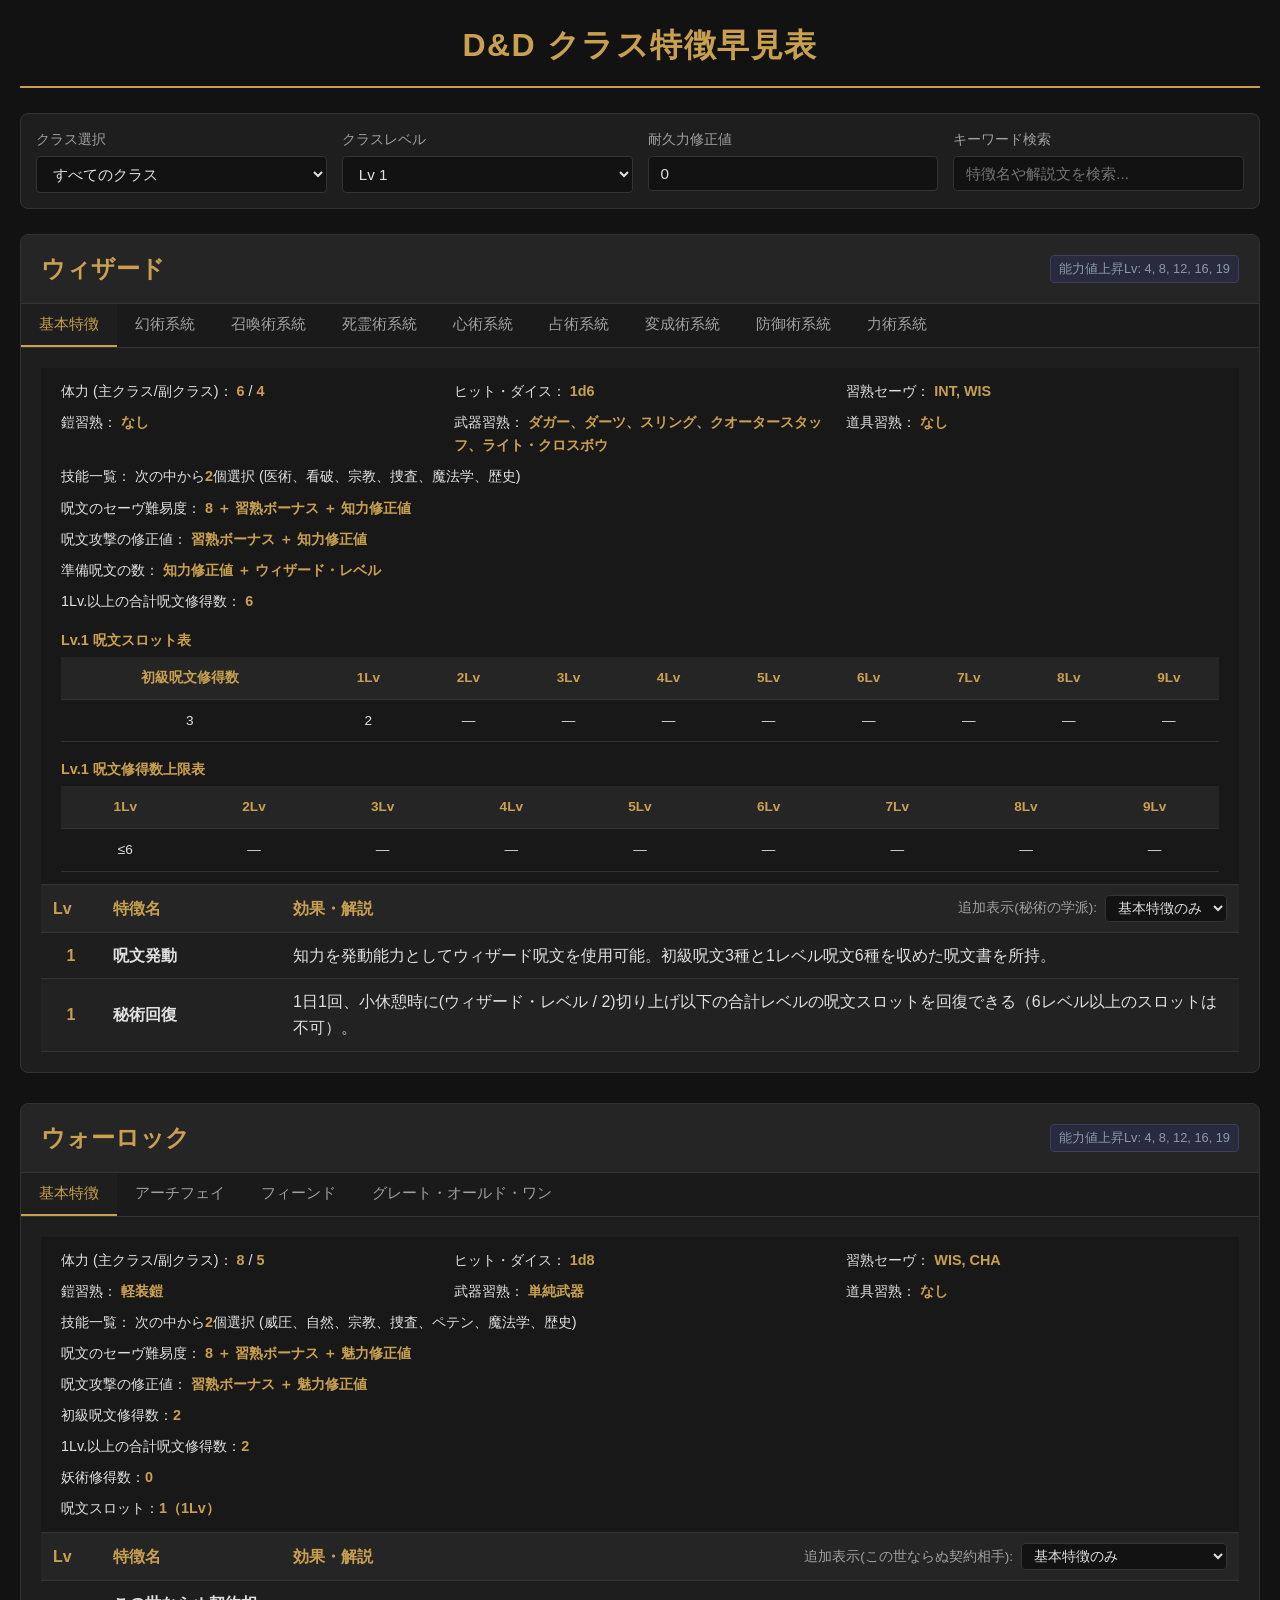
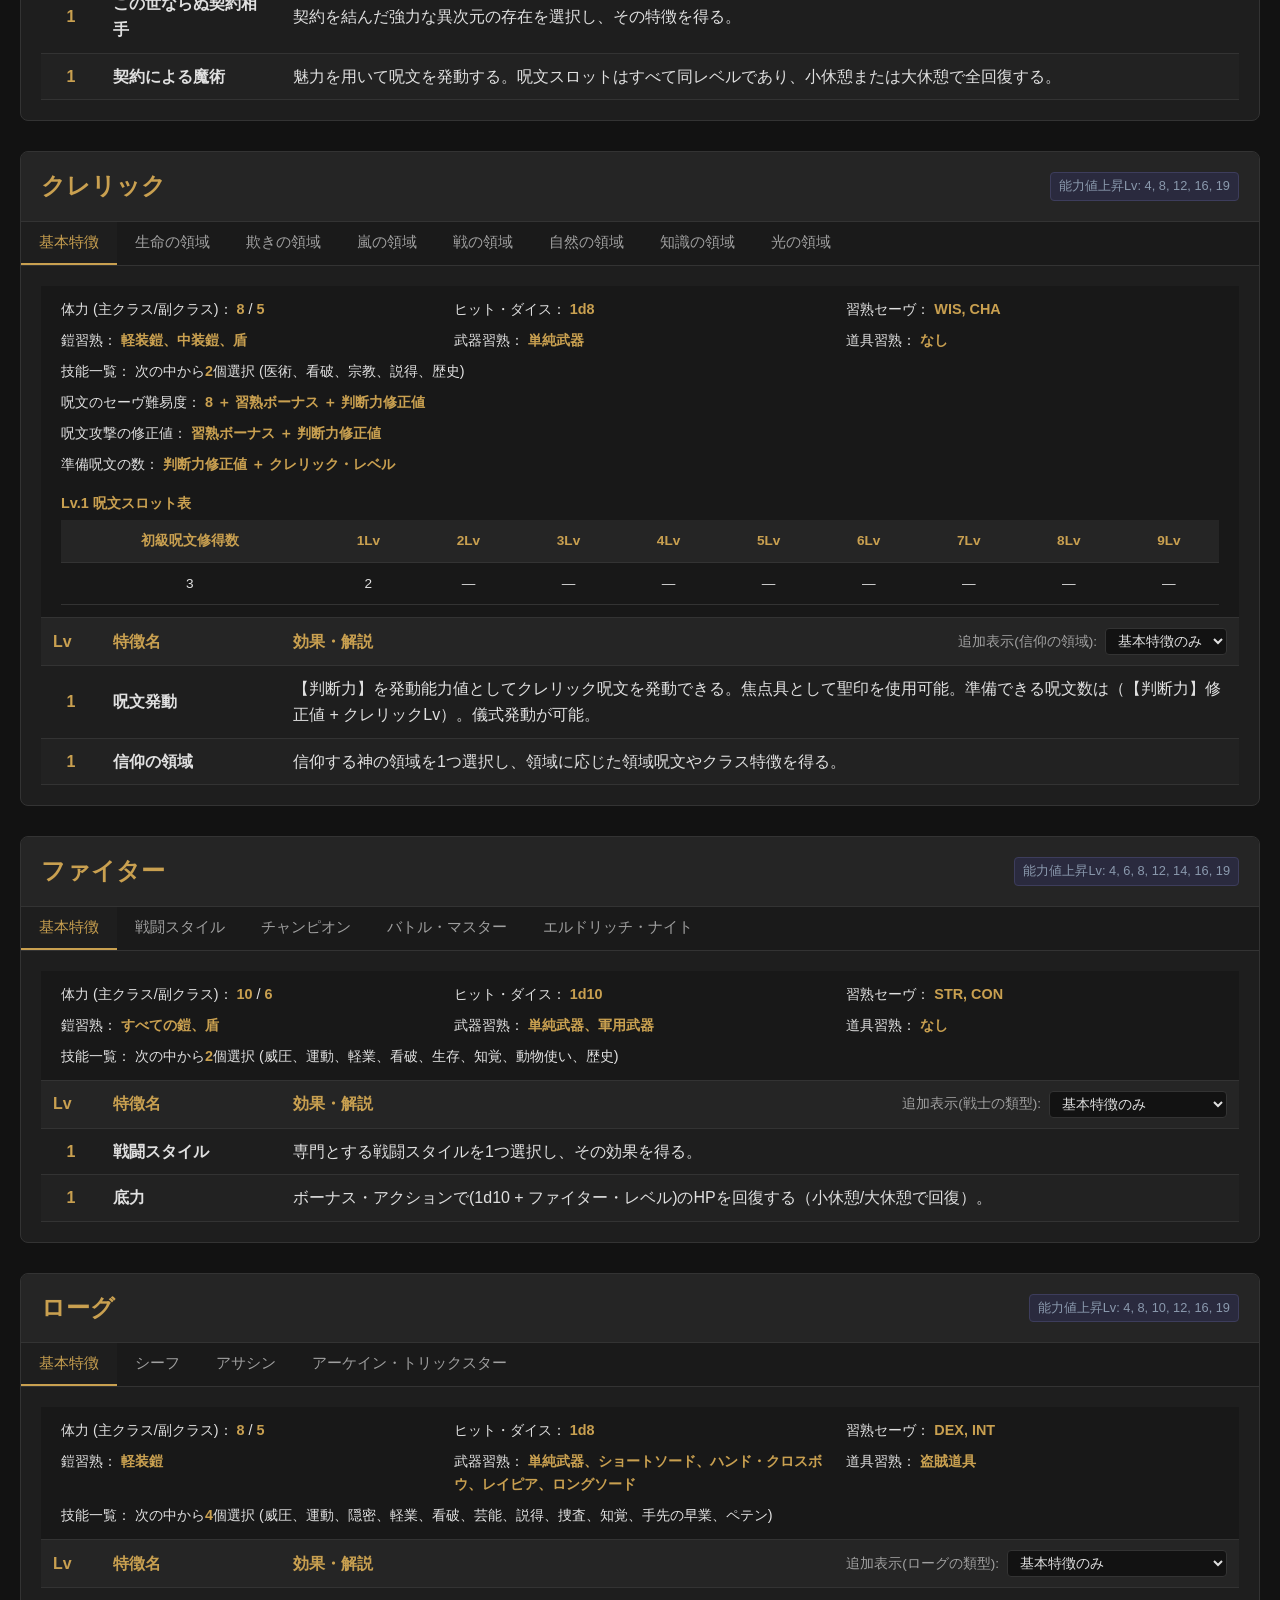
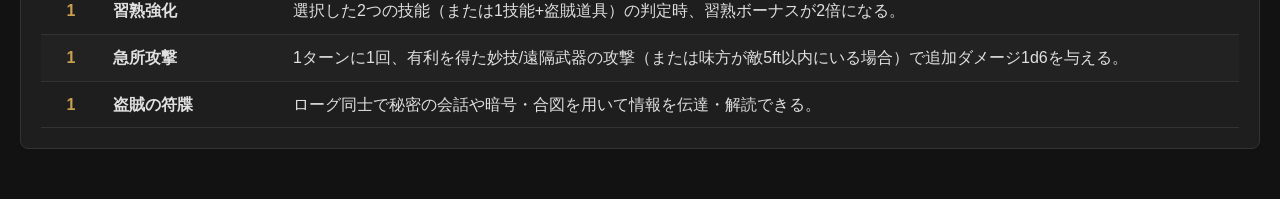
<file: quickref/gemini-code-1788565025709.html>
<!DOCTYPE html>
<html lang="ja">
<head>
  <meta charset="UTF-8">
  <meta name="viewport" content="width=device-width, initial-scale=1.0">
  <title>D&D クラス特徴早見表</title>
  <style>
    :root {
      --bg-color: #121212;
      --card-bg: #1e1e1e;
      --accent-color: #c9a050;
      --text-color: #e0e0e0;
      --text-muted: #a0a0a0;
      --border-color: #333333;
      --badge-bg: #2a2a3e;
      --badge-text: #8a99ad;
    }

    * {
      box-sizing: border-box;
      margin: 0;
      padding: 0;
    }

    body {
      font-family: -apple-system, BlinkMacSystemFont, "Segoe UI", Roboto, "Helvetica Neue", Arial, sans-serif;
      background-color: var(--bg-color);
      color: var(--text-color);
      padding: 20px;
      line-height: 1.6;
    }

    header {
      text-align: center;
      margin-bottom: 25px;
      padding-bottom: 15px;
      border-bottom: 2px solid var(--accent-color);
    }

    h1 {
      color: var(--accent-color);
      font-size: 2rem;
      letter-spacing: 1.5px;
    }

    .controls {
      display: flex;
      flex-wrap: wrap;
      gap: 15px;
      background-color: var(--card-bg);
      padding: 15px;
      border-radius: 8px;
      margin-bottom: 25px;
      border: 1px solid var(--border-color);
    }

    .control-group {
      display: flex;
      flex-direction: column;
      flex: 1;
      min-width: 180px;
    }

    label {
      font-size: 0.85rem;
      color: var(--text-muted);
      margin-bottom: 5px;
    }

    select, input {
      background-color: var(--bg-color);
      color: var(--text-color);
      border: 1px solid var(--border-color);
      padding: 8px 12px;
      border-radius: 4px;
      font-size: 0.95rem;
      outline: none;
    }

    select:focus, input:focus {
      border-color: var(--accent-color);
    }

    .class-section {
      background-color: var(--card-bg);
      border-radius: 8px;
      border: 1px solid var(--border-color);
      margin-bottom: 30px;
      overflow: hidden;
    }

    .class-header {
      background-color: #252525;
      padding: 15px 20px;
      border-bottom: 1px solid var(--border-color);
      display: flex;
      justify-content: space-between;
      align-items: center;
      flex-wrap: wrap;
      gap: 10px;
    }

    .class-title {
      font-size: 1.5rem;
      color: var(--accent-color);
    }

    .class-meta {
      display: flex;
      gap: 10px;
      flex-wrap: wrap;
    }

    .meta-badge {
      background-color: var(--badge-bg);
      color: var(--badge-text);
      font-size: 0.8rem;
      padding: 3px 8px;
      border-radius: 4px;
      border: 1px solid #3d3d5c;
    }

    .base-info-panel {
      background-color: #181818;
      border-bottom: 1px solid var(--border-color);
      padding: 12px 20px;
      font-size: 0.9rem;
    }

    .base-info-grid {
      display: grid;
      grid-template-columns: repeat(auto-fit, minmax(280px, 1fr));
      gap: 8px 20px;
    }

    .base-info-item span {
      color: var(--accent-color);
      font-weight: bold;
    }

    .base-info-item.full-width {
      grid-column: 1 / -1;
    }

    .equipment-list {
      margin-top: 4px;
      padding-left: 20px;
      color: var(--text-color);
    }

    .tab-container {
      display: flex;
      background-color: #1a1a1a;
      border-bottom: 1px solid var(--border-color);
      overflow-x: auto;
    }

    .tab-button {
      background: none;
      border: none;
      color: var(--text-muted);
      padding: 10px 18px;
      cursor: pointer;
      font-size: 0.95rem;
      border-bottom: 2px solid transparent;
      white-space: nowrap;
    }

    .tab-button.active {
      color: var(--accent-color);
      border-bottom-color: var(--accent-color);
      background-color: var(--card-bg);
    }

    .tab-content {
      display: none;
      padding: 20px;
    }

    .tab-content.active {
      display: block;
    }

    .archetype-desc {
      font-style: italic;
      color: var(--text-muted);
      margin-bottom: 15px;
      padding-bottom: 10px;
      border-bottom: 1px dashed var(--border-color);
    }

    table {
      width: 100%;
      border-collapse: collapse;
      text-align: left;
    }

    th, td {
      padding: 10px 12px;
      border-bottom: 1px solid var(--border-color);
    }

    th {
      background-color: #252525;
      color: var(--accent-color);
      font-weight: 600;
      white-space: nowrap;
    }

    tr:nth-child(even) {
      background-color: rgba(255, 255, 255, 0.02);
    }

    .level-col {
      width: 60px;
      text-align: center;
      font-weight: bold;
      color: var(--accent-color);
    }

    .name-col {
      width: 180px;
      font-weight: 600;
    }

    .no-results {
      text-align: center;
      padding: 40px;
      color: var(--text-muted);
    }

    /* 検索キーワードのハイライト用スタイル */
    mark {
      background-color: #c9a050;
      color: #121212;
      border-radius: 2px;
      padding: 0 2px;
      font-weight: bold;
    }
  </style>
</head>
<body>

  <header>
    <h1>D&D クラス特徴早見表</h1>
  </header>

  <div class="controls">
    <div class="control-group">
      <label for="class-filter">クラス選択</label>
      <select id="class-filter">
        <option value="all">すべてのクラス</option>
      </select>
    </div>
    <div class="control-group">
      <label for="level-filter">クラスレベル</label>
      <select id="level-filter">
        <!-- JSで初期化 -->
      </select>
    </div>
    <div class="control-group">
      <label for="con-mod">耐久力修正値</label>
      <input type="number" id="con-mod" value="0" min="-5" max="10">
    </div>
    <div class="control-group">
      <label for="search-input">キーワード検索</label>
      <input type="text" id="search-input" placeholder="特徴名や解説文を検索...">
    </div>
  </div>

  <main id="app"></main>

  <script>
    const classData = [
      {
        "class_id": "wizard",
        "class_name": "ウィザード",
        "hit_die": 6,
        "hp_first_level": 6,
        "hp_subsequent_levels": 4,
        "saving_throws": ["INT", "WIS"],
        "proficiencies": {
          "armor": "なし",
          "weapons": "ダガー、ダーツ、スリング、クオータースタッフ、ライト・クロスボウ",
          "tools": "なし"
        },
        "skill_choices": {
          "count": 2,
          "options": ["医術", "看破", "宗教", "捜査", "魔法学", "歴史"]
        },
        "equipment": [
          "（a）クオータースタッフ、または（b）ダガー",
          "（a）呪文構成要素ポーチ、または（b）秘術焦点具",
          "（a）学者パック、または（b）探険家パック",
          "呪文書"
        ],
        "asi_levels": [4, 8, 12, 16, 19],
        "archetype_level": 2,
        "archetype_title": "秘術の学派",
        "archetypes": [
          {
            "id": "illusion",
            "name": "幻術系統",
            "desc": "感覚を狂わせ、精神をまどわし、存在し得ないものをも実在するかのように見せる幻影の魔法を修める学派。",
            "features": [
              { "level": 2, "name": "幻術の専門家", "desc": "幻術呪文を呪文書に書き写すのに要する金銭と時間が半分になる。" },
              { "level": 2, "name": "マイナー・イリュージョン強化", "desc": "マイナー・イリュージョンを修得（習得済なら他の初級呪文1つ）。1回の発動で音と映像の両方を生み出せる。" },
              { "level": 6, "name": "可変幻影", "desc": "持続1分以上の幻術の持続中、アクションを用いてその幻の性質を変化させることができる。" },
              { "level": 10, "name": "幻影変り身", "desc": "攻撃を受けた際、リアクションで自身の幻を割り込ませ、攻撃を自動的にミスにできる（1回/小休憩または大休憩）。" },
              { "level": 14, "name": "実体ある幻影", "desc": "1レベル以上の幻術で生成した自律行動しない物体1個を、ボーナス・アクションで1分間実体化させられる（ダメージを与える等の害は不可）。" }
            ]
          },
          {
            "id": "conjuration",
            "name": "召喚術系統",
            "desc": "物体やクリーチャーを出現させたり、瞬間移動や次元間移動を自在に操る学派。",
            "features": [
              { "level": 2, "name": "召喚術の専門家", "desc": "召喚術呪文を呪文書に書き写すのに要する金銭と時間が半分になる。" },
              { "level": 2, "name": "小召喚", "desc": "アクションで1辺3ft・重量10lb以内の見覚えのある非魔法的物体1つを10ft以内に召喚する（1時間持続、ダメージ発生等で消滅）。" },
              { "level": 6, "name": "友好的位置交換", "desc": "アクションで30ft以内の空きスペースか、同意する小型/中型クリーチャーと位置を交換する（1回/大休憩、または1レベル以上の召喚術発動で回復）。" },
              { "level": 10, "name": "召喚術集中強化", "desc": "召喚術呪文への精神集中は、ダメージを受けても破れることがなくなる。" },
              { "level": 14, "name": "頑丈な召喚クリーチャー", "desc": "召喚術呪文で召喚または創造したクリーチャーは、すべて30の一時的ヒット・ポイントを得る。" }
            ]
          },
          {
            "id": "necromancy",
            "name": "死霊術系統",
            "desc": "生と死、知識、そしてアンデッドの力を操作し、生命力を奪い取って自らの魔力へと変える学派。",
            "features": [
              { "level": 2, "name": "死霊術の専門家", "desc": "死霊術呪文を呪文書に書き写すのに要する金銭と時間が半分になる。" },
              { "level": 2, "name": "生命刈り取り", "desc": "1レベル以上の呪文で敵を倒した際、(呪文レベル×2) HPを回復（死霊術なら(呪文レベル×3) HP回復）。人造・アンデッドには無効。" },
              { "level": 6, "name": "アンデッド使い", "desc": "アニメイト・デッドを修得。発動時に作成できるアンデッドが1体増加し、生成されたアンデッドは最大HP（+ウィザードLv）と武器ダメージ（+習熟ボーナス）が増加する。" },
              { "level": 10, "name": "アンデッド慣れ", "desc": "[死霊]ダメージ抵抗を得る。また、最大HPの減少効果を受けなくなる。" },
              { "level": 14, "name": "アンデッド支配", "desc": "60ft以内のアンデッド1体をアクションで【魅力】セーヴさせ、失敗時に支配下に置く（知性判定で毎時再セーヴの可能性あり）。" }
            ]
          },
          {
            "id": "enchantment",
            "name": "心術系統",
            "desc": "他者の精神に働きかけ、魅了や記憶の操作によって屈服または誘導する学派。",
            "features": [
              { "level": 2, "name": "心術の専門家", "desc": "心術呪文を呪文書に書き写すのに要する金銭と時間が半分になる。" },
              { "level": 2, "name": "催眠の凝視", "desc": "5ft以内の敵1体を【判断力】セーヴさせ、失敗すると移動速度0かつ無力化を伴う魅了状態にする（毎ターンアクションで維持可能）。" },
              { "level": 6, "name": "とっさの魅了", "desc": "30ft以内からの攻撃に対し、リアクションで【判断力】セーヴを強いて攻撃対象を他の近くの目標へそらせる。" },
              { "level": 10, "name": "二股の心術", "desc": "単体を対象とする1レベル以上の心術呪文を発動する際、2体目の目標を同時に選択できる。" },
              { "level": 14, "name": "記憶操作", "desc": "心術呪文で魅了されたことを気づかせないようにできる。また、アクションで魅了中の出来事を(1 + 魅力修正値)時間分忘れさせることができる。" }
            ]
          },
          {
            "id": "divination",
            "name": "占術系統",
            "desc": "時間・空間・意識のヴェールを見通し、過去・現在・未来の知識を得る学派。",
            "features": [
              { "level": 2, "name": "占術の専門家", "desc": "占術呪文を呪文書に書き写すのに要する金銭と時間が半分になる。" },
              { "level": 2, "name": "予見", "desc": "大休憩ごとにd20を2回振り記録する。自分または見えている目標の攻撃/セーヴ/能力値判定の出目を、そのダイス結果と差し替えることができる。" },
              { "level": 6, "name": "占術の達人", "desc": "2レベル以上のスロットで占術呪文を発動した際、それより低いレベル（最大5Lv）の消費済みスロットを1つ回復する。" },
              { "level": 10, "name": "第三の眼", "desc": "アクションで「暗視(60ft)」「エーテル界視覚(60ft)」「読解力向上」「不可視視認(10ft)」から1つを選択し、休憩または無力化まで効果を得る。" },
              { "level": 14, "name": "予見強化", "desc": "「予見」で記録するd20の数が2個から3個に増加する。" }
            ]
          },
          {
            "id": "transmutation",
            "name": "変成術系統",
            "desc": "エネルギーと物質の形態や性情を変化させ、物体や生命を作り変える学派。",
            "features": [
              { "level": 2, "name": "変成術の専門家", "desc": "変成術呪文を呪文書に書き写すのに要する金銭と時間が半分になる。" },
              { "level": 2, "name": "初級錬金術", "desc": "10分かけて、木・石・鉄・銅・銀の非魔法的物質を別の素材へ一時的に変化させる（1時間持続）。" },
              { "level": 6, "name": "変成術士の石", "desc": "8時間で特殊な石を作成。所持者に「暗視」「移動速度+10ft」「CONセーヴ習熟」「特定属性抵抗」のいずれか1つの利益を与える。" },
              { "level": 10, "name": "姿変え", "desc": "ポリモーフを呪文書に追加。1日1回スロット消費なしで自身をCR1以下の野獣に変化させられる（小休憩/大休憩で回復）。" },
              { "level": 14, "name": "変成術奥義", "desc": "変成術士の石を破壊することで、「大変化」「万能薬（全回復・全治）」「生命回復（レイズ・デッド）」「若返り（3d10歳若返る）」のいずれかを瞬時に発動する。" }
            ]
          },
          {
            "id": "abjuration",
            "name": "防御術系統",
            "desc": "守護、打ち払い、保護の魔法に秀で、有害な効果や攻撃から身を守る学派。",
            "features": [
              { "level": 2, "name": "防御術の専門家", "desc": "防御術呪文を呪文書に書き写すのに要する金銭と時間が半分になる。" },
              { "level": 2, "name": "秘術の防壁", "desc": "1レベル以上の防御術発動時、HP(ウィザードLv×2 + INT修正値)を持つ防壁を展開。ダメージを肩代わりし、防御術発動ごとにHPが回復する。" },
              { "level": 6, "name": "防壁展開", "desc": "30ft以内の味方がダメージを受けた際、リアクションで自らの「秘術の防壁」にそのダメージを肩代わりさせられる。" },
              { "level": 10, "name": "防御術強化", "desc": "カウンタースペルやディスペル・マジックなど、発動時に能力値判定を要する防御術に習熟ボーナスを加算できる。" },
              { "level": 14, "name": "呪文抵抗", "desc": "すべての呪文に対するセーヴィング・スローに有利を得る。また、呪文による全ダメージに対して抵抗を得る。" }
            ]
          },
          {
            "id": "evocation",
            "name": "力術系統",
            "desc": "極寒、業火、轟雷、紫電、強酸などの強力な元素的効果を作り出す魔法を重点的に学ぶ学派。",
            "features": [
              { "level": 2, "name": "力術の専門家", "desc": "力術呪文を呪文書に書き写すのに要する金銭と時間が半分になる。" },
              { "level": 2, "name": "呪文効果範囲操作", "desc": "力術呪文発動時、見えている対象を(1 + 呪文レベル)体まで自動的にセーヴ成功させられる。成功でダメージ半減の呪文の場合、対象はダメージを受けない。" },
              { "level": 6, "name": "初級呪文強化", "desc": "セーヴを強いるダメージ初級呪文に対し、敵がセーヴ成功しても半分のダメージを与える（追加効果はなし）。" },
              { "level": 10, "name": "力術強化", "desc": "発動するウィザード力術呪文の1回のダメージ・ロールに【知力】修正値を加算できる。" },
              { "level": 14, "name": "限界突破", "desc": "1〜5レベルのダメージ呪文で最大ダメージを出せる。2回目以降の使用はレベルに応じた［死霊］ダメージを受ける（抵抗・完全耐性無視）。" }
            ]
          }
        ],
        "features": [
          { "level": 1, "name": "呪文発動", "desc": "知力を発動能力としてウィザード呪文を使用可能。初級呪文3種と1レベル呪文6種を収めた呪文書を所持。" },
          { "level": 1, "name": "秘術回復", "desc": "1日1回、小休憩時に(ウィザード・レベル / 2)切り上げ以下の合計レベルの呪文スロットを回復できる（6レベル以上のスロットは不可）。" },
          { "level": 2, "name": "秘術の学派", "desc": "選択した学派の特徴を得る。" },
          { "level": 18, "name": "呪文体得", "desc": "呪文書から選択した1レベル呪文1つと2レベル呪文1つを、準備していればスロット消費なしで最低レベル発動できる。" },
          { "level": 20, "name": "愛用呪文", "desc": "呪文書から選択した3レベル呪文2つを常に準備状態（準備数カウント外）とし、それぞれ小休憩/大休憩ごとに1回スロット消費なしで発動できる。" }
        ]
      },
      {
  "class_id": "warlock",
  "class_name": "ウォーロック",
  "hit_die": 8,
  "hp_first_level": 8,
  "hp_subsequent_levels": 5,
  "saving_throws": ["WIS", "CHA"],
  "proficiencies": {
    "armor": "軽装鎧",
    "weapons": "単純武器",
    "tools": "なし"
  },
  "skill_choices": {
    "count": 2,
    "options": ["威圧", "自然", "宗教", "捜査", "ペテン", "魔法学", "歴史"]
  },
  "equipment": [
    "（a）ライト・クロスボウとボルト20本、または（b）任意の単純武器1つ",
    "（a）呪文構成要素ポーチ、または（b）秘術焦点具",
    "（a）学者パック、または（b）地下探険家パック",
    "レザー・アーマー、任意の単純武器1つ、ダガー2本"
  ],
  "asi_levels": [4, 8, 12, 16, 19],
  "archetype_level": 1,
  "archetype_title": "この世ならぬ契約相手",
  "archetypes": [
    {
      "id": "archfey",
      "name": "アーチフェイ",
      "desc": "定命の諸種族が生れる以前の古い秘密を保つフェイの貴族と契約を結び、惑わしや神秘の力を授かったウォーロック。",
      "features": [
        { "level": 1, "name": "呪文リスト拡張", "desc": "ウォーロック呪文選択時、スリープ、フェアリー・ファイアー、カーム・エモーションズ、ファンタズマル・フォース、プラント・グロウス、ブリンク、グレーター・インヴィジビリティ、ドミネイト・ビースト、シーミング、ドミネイト・パースンが選択可能になる。" },
        { "level": 1, "name": "フェイの威風", "desc": "アクションで起点とする10ft立方体内の全対象を【判断力】セーヴさせ、失敗時に次のターン終了まで魅了または恐怖状態にする（1回/小休憩または大休憩）。" },
        { "level": 6, "name": "霧隠れ", "desc": "ダメージを受けた際、リアクションで不可視化しつつ最大60ftまで瞬間移動する（1回/小休憩または大休憩）。" },
        { "level": 10, "name": "魅了返し", "desc": "魅了状態に完全耐性を得る。また、魅了を試みてきた敵にリアクションで【判断力】セーヴを強いて、1分間魅了状態にし返せる。" },
        { "level": 14, "name": "昏き惑乱", "desc": "アクションで60ft以内の1体を【判断力】セーヴさせ、失敗時に1分間（要集中）魅了または恐怖にし、霧深い幻の世界へ閉じ込める（1回/小休憩または大休憩）。" }
      ]
    },
    {
      "id": "fiend",
      "name": "フィーンド",
      "desc": "下方次元界の邪悪な魔物と契約を結び、破壊と汚染の力を授かったウォーロック。",
      "features": [
        { "level": 1, "name": "呪文リスト拡張", "desc": "ウォーロック呪文選択時、コマンド、バーニング・ハンズ、スコーチング・レイ、ブラインドネス／デフネス、スティンキング・クラウド、ファイアーボール、ウォール・オヴ・ファイアー、ハロウ、フレイム・ストライクが選択可能になる。" },
        { "level": 1, "name": "暗黒の祝福", "desc": "敵対的クリーチャーのHPを0にした際、（魅力修正値 + ウォーロックLv）に等しい一時的HPを得る（最低1）。" },
        { "level": 6, "name": "暗黒の恩寵", "desc": "能力値判定またはセーヴィング・スローのロール後、結果が出る前に1d10を足すことができる（1回/小休憩または大休憩）。" },
        { "level": 10, "name": "魔物の抵抗力", "desc": "小休憩または大休憩を終えるたびに非魔法・非銀武器以外のダメージ種別を1つ選び、抵抗を得る。" },
        { "level": 14, "name": "地獄送り", "desc": "攻撃ヒット時、目標を瞬時に下方次元界へ送り込む。次のターン終了時に戻り、フィーンド以外の目標は10d10［精神］ダメージを受ける（1回/大休憩）。" }
      ]
    },
    {
      "id": "great_old_one",
      "name": "グレート・オールド・ワン",
      "desc": "現実を超えた彼方の領域や古き神々など、異質で恐るべき存在から禁断の知識と魔力を引き出すウォーロック。",
      "features": [
        { "level": 1, "name": "呪文リスト拡張", "desc": "ウォーロック呪文選択時、ターシャズ・ヒディアス・ラフター、ディソナント・ウィスパーズ、ディテクト・ソウツ、ファンタズマル・フォース、クレアヴォイアンス、センディング、エヴァーズ・ブラック・テンタクルズ、ドミネイト・ビースト、テレキネシス、ドミネイト・パースンが選択可能になる。" },
        { "level": 1, "name": "精神覚醒", "desc": "30ft以内にいて見えている言語を持つ任意のクリーチャーとテレパシーで意思疎通できる。" },
        { "level": 6, "name": "エントロピーの守り", "desc": "敵の攻撃に対しリアクションで攻撃ロールに不利を付与できる。その攻撃がミスした場合、次の自身のターン終了時までの自身の攻撃に有利を得る（1回/小休憩または大休憩）。" },
        { "level": 10, "name": "思考遮蔽", "desc": "思考を読まれなくなり、［精神］ダメージ抵抗を得る。また［精神］ダメージを受けた際、攻撃者にも同量のダメージを与える。" },
        { "level": 14, "name": "隷属者作成", "desc": "アクションで無力状態の人型生物1体に接触し、永久的に（呪文解除されるか再使用まで）魅了状態にして同一次元界内でテレパシー通信を行える。" }
      ]
    }
  ],
  "features": [
    { "level": 1, "name": "この世ならぬ契約相手", "desc": "契約を結んだ強力な異次元の存在を選択し、その特徴を得る。" },
    { "level": 1, "name": "契約による魔術", "desc": "魅力を用いて呪文を発動する。呪文スロットはすべて同レベルであり、小休憩または大休憩で全回復する。" },
    { "level": 2, "name": "妖術", "desc": "禁じられた知識の断片を得て、魔法的能力や常時発動効果などの特殊な能力を修得する。" },
    { "level": 3, "name": "契約の恩恵", "desc": "契約相手から『鎖の契約』『剣の契約』『書の契約』のいずれかの能力と贈物を得る。" },
    { "level": 11, "name": "秘奥義", "desc": "スロットを消費せずに1日1回発動できる高レベル呪文を得る（11Lv:6レベル、13Lv:7レベル、15Lv:8レベル、17Lv:9レベル呪文）。" },
    { "level": 20, "name": "呪文復活", "desc": "1分間契約相手に懇願することで、消費済みの『契約による魔術』の呪文スロットをすべて回復する（1回/大休憩）。" }
  ]
},
      {
        "class_id": "cleric",
        "class_name": "クレリック",
        "hit_die": 8,
        "hp_first_level": 8,
        "hp_subsequent_levels": 5,
        "saving_throws": ["WIS", "CHA"],
        "proficiencies": {
          "armor": "軽装鎧、中装鎧、盾",
          "weapons": "単純武器",
          "tools": "なし"
        },
        "skill_choices": {
          "count": 2,
          "options": ["医術", "看破", "宗教", "説得", "歴史"]
        },
        "equipment": [
          "（a）メイス、または（b）ウォーハンマー（要習熟）",
          "（a）スケイル・メイル、または（b）レザー・アーマー、または（c）チェイン・メイル（要習熟）",
          "（a）ライト・クロスボウとボルト20本、または（b）任意の単純武器1つ",
          "（a）僧侶パック、または（b）探険家パック",
          "シールドと聖印"
        ],
        "asi_levels": [4, 8, 12, 16, 19],
        "archetype_level": 1,
        "archetype_title": "信仰の領域",
        "archetypes": [
          {
            "id": "life_domain",
            "name": "生命の領域",
            "desc": "活力と健康を重んじ、傷病者を癒し、死ならびに悪の勢力を打ち払う正のエネルギーを司る領域。",
            "features": [
              { "level": 1, "name": "習熟追加", "desc": "重装鎧の習熟を得る。" },
              { "level": 1, "name": "生命の使徒", "desc": "1レベル以上の呪文でHPを回復する際、対象の回復量に追加で (2 + 呪文レベル) HPを加算する。" },
              { "level": 2, "name": "神性伝導：生命保護", "desc": "アクションで聖印を示し、30ft以内の任意の対象に合計 (クレリックLv × 5) HPを分配して回復する（現在HPが最大値の半分を超える回復は不可。アンデッド・人造には無効）。" },
              { "level": 6, "name": "幸いなる癒し手", "desc": "自分以外のクリーチャーに1レベル以上の治癒呪文を発動した際、自分のHPも (2 + 呪文レベル) 回復する。" },
              { "level": 8, "name": "信仰込めた打撃", "desc": "各ターンに1回、近接武器攻撃ヒット時に追加で1d8［光輝］ダメージを与える（14レベルで2d8に増加）。" },
              { "level": 17, "name": "治癒の極意", "desc": "呪文でHPを回復する際、ダイスを振らずにすべて最大値として計算する。" }
            ]
          },
          {
            "id": "trickery_domain",
            "name": "欺きの領域",
            "desc": "秩序に挑戦し、敵をごまかし、いたずら、だまし、盗みによって世界を撹乱する神々に仕える領域。",
            "features": [
              { "level": 1, "name": "トリックスターの祝福", "desc": "アクションで自分以外の同意する接触したクリーチャー1体に【敏捷力】〈隠密〉判定での有利を1時間与える。" },
              { "level": 2, "name": "神性伝導：二重存在", "desc": "アクションで1分間持続する完璧な幻影を作成（要精神集中）。幻影の位置から呪文を発動でき、自分と幻影の両方が5ft以内にいる敵への攻撃ロールに有利を得る（ボーナス・アクションで30ft移動可能）。" },
              { "level": 6, "name": "神性伝導：影の衣", "desc": "アクションで次の自分のターン終了時まで不可視状態になる（攻撃や呪文発動で解除）。" },
              { "level": 8, "name": "信仰込めた打撃", "desc": "各ターンに1回、武器攻撃ヒット時に追加で1d8［毒］ダメージを与える（14レベルで2d8に増加）。" },
              { "level": 17, "name": "多重存在", "desc": "「二重存在」で1つではなく最大4つの幻影を同時に作り出せるようになる。" }
            ]
          },
          {
            "id": "tempest_domain",
            "name": "嵐の領域",
            "desc": "電撃、雷鳴、地震、嵐、空と海を統べ、世の人に威厳と畏怖をもたらす神々に仕える領域。",
            "features": [
              { "level": 1, "name": "習熟追加", "desc": "軍用武器および重装鎧の習熟を得る。" },
              { "level": 1, "name": "嵐の怒り", "desc": "5ft以内の敵から攻撃を受けた際、リアクションで【敏捷力】セーヴを強め、失敗で2d8［電撃］または［雷鳴］ダメージ（成功で半減）を与える（1日【判断力】修正値回）。" },
              { "level": 2, "name": "神性伝導：破壊の怒り", "desc": "［電撃］または［雷鳴］ダメージをロールする際、神性伝導を使用してダイスを振らず自動的に最大ダメージを与える。" },
              { "level": 6, "name": "押しやる電撃", "desc": "大型以下のクリーチャーに［電撃］ダメージを与えた際、その対象を自分から離れる方向に10ft（3m）押しやることができる。" },
              { "level": 8, "name": "信仰込めた打撃", "desc": "各ターンに1回、武器攻撃ヒット時に追加で1d8［電撃］ダメージを与える（14レベルで2d8に増加）。" },
              { "level": 17, "name": "嵐の子", "desc": "屋外（地下や屋内を除く）にいる間、歩行移動速度に等しい飛行移動速度を得る。" }
            ]
          },
          {
            "id": "war_domain",
            "name": "戦の領域",
            "desc": "名誉、騎士道、あるいは破壊や征服など、戦いのあらゆる側面と戦士たちを統べる神々に仕える領域。",
            "features": [
              { "level": 1, "name": "習熟追加", "desc": "軍用武器および重装鎧の習熟を得る。" },
              { "level": 1, "name": "戦闘司祭", "desc": "攻撃アクションを行ったターン、ボーナス・アクションで1回の武器攻撃を行える（1日【判断力】修正値回）。" },
              { "level": 2, "name": "神性伝導：必中打撃", "desc": "自分の攻撃ロールを行った後（ヒット/ミス判定前）、神性伝導を使用してその攻撃ロールに+10のボーナスを与える。" },
              { "level": 6, "name": "神性伝導：戦神の祝福", "desc": "30ft以内の味方が攻撃ロールを行った際、リアクションで神性伝導を使用してその判定に+10のボーナスを与える。" },
              { "level": 8, "name": "信仰込めた打撃", "desc": "各ターンに1回、武器攻撃ヒット時に追加で1d8ダメージ（武器と同じダメージ種別）を与える（14レベルで2d8に増加）。" },
              { "level": 17, "name": "戦の化身", "desc": "非魔法的な攻撃による［殴打］［刺突］［斬撃］ダメージに対する抵抗を得る。" }
            ]
          },
          {
            "id": "nature_domain",
            "name": "自然の領域",
            "desc": "深い森、泉、野生生物など自然世界とその営みを護り育む神々に仕える領域。",
            "features": [
              { "level": 1, "name": "自然のしもべ", "desc": "ドルイドの初級呪文1種を選択して修得（クレリック初級呪文数に含めない）。また、〈自然〉〈生存〉〈動物使い〉から1つの技能習熟を得る。" },
              { "level": 1, "name": "習熟追加", "desc": "重装鎧の習熟を得る。" },
              { "level": 2, "name": "神性伝導：動植物魅了", "desc": "アクションで30ft以内の野獣・植物クリーチャーに【判断力】セーヴを強め、失敗した者を1分間（またはダメージを受けるまで）魅了状態にする。" },
              { "level": 6, "name": "元素力緩和", "desc": "自身または30ft以内の味方が［酸］［電撃］［火］［雷鳴］［冷気］ダメージを受けた際、リアクションでその1回のダメージに対する抵抗を与える。" },
              { "level": 8, "name": "信仰込めた打撃", "desc": "各ターンに1回、武器攻撃ヒット時に追加で1d8の［電撃］［火］［冷気］のいずれかのダメージを与える（14レベルで2d8に増加）。" },
              { "level": 17, "name": "大自然の王者", "desc": "「動植物魅了」で魅了中の対象に対し、ボーナス・アクションで命令を与えることができる。" }
            ]
          },
          {
            "id": "knowledge_domain",
            "name": "知識の領域",
            "desc": "学習、理解、発明、古の知識や多元宇宙の秘密を買い求め解き明かす神々に仕える領域。",
            "features": [
              { "level": 1, "name": "知識の祝福", "desc": "言語2種を習得。〈自然〉〈宗教〉〈魔法学〉〈歴史〉から2つの技能習熟を得て、その判定には習熟ボーナスが2倍加算される。" },
              { "level": 2, "name": "神性伝導：万世の知識", "desc": "アクションで任意の1技能または1道具を選択し、10分間その習熟を得る。" },
              { "level": 6, "name": "神性伝導：読心術", "desc": "60ft以内の敵1体に【判断力】セーヴを強め、1分間表層思考を読む。効果中にアクションで解除することでスロット消費なしで絶対成功のサジェスチョンを発動可能。" },
              { "level": 8, "name": "初級呪文ダメージ強化", "desc": "クレリックの初級呪文で与えるダメージに【判断力】修正値を加算する。" },
              { "level": 17, "name": "過去の幻視", "desc": "1分以上の瞑想により、所持した物体の過去の所有者の経緯（物体解析）や、周囲（15m四方）で起きた強い感情を伴う出来事（エリア解析）を幻視する。" }
            ]
          },
          {
            "id": "light_domain",
            "name": "光の領域",
            "desc": "真実、再生、美、警戒を掲げ、日光と聖なる光をもって闇と偽りを払い敵を焼き尽くす領域。",
            "features": [
              { "level": 1, "name": "ボーナス初級呪文", "desc": "初級呪文「ライト」を修得する（クレリック初級呪文数に含めない）。" },
              { "level": 1, "name": "身を守る閃光", "desc": "30ft以内の見えている敵から攻撃された際、リアクションでその攻撃ロールに不利を与える（1日【判断力】修正値回。盲目耐性の敵には無効）。" },
              { "level": 2, "name": "神性伝導：曙光", "desc": "アクションで30ft以内の魔法の暗闇を解呪し、30ft以内の敵全員に【耐久力】セーヴを強め、 (2d10 + クレリックLv) ［光輝］ダメージ（成功で半減）を与える。" },
              { "level": 6, "name": "友を守る閃光", "desc": "「身を守る閃光」を、30ft以内の味方が攻撃された際にも割り込んで発動できるようになる。" },
              { "level": 8, "name": "初級呪文ダメージ強化", "desc": "クレリックの初級呪文で与えるダメージに【判断力】修正値を加算する。" },
              { "level": 17, "name": "光冠", "desc": "アクションで1分間、周囲18m（60ft）を明るい光で照らすオーラを纏う。範囲内の敵は［光輝］および［火］ダメージのセーヴに不利を受ける。" }
            ]
          }
        ],
        "features": [
          { "level": 1, "name": "呪文発動", "desc": "【判断力】を発動能力値としてクレリック呪文を発動できる。焦点具として聖印を使用可能。準備できる呪文数は（【判断力】修正値 + クレリックLv）。儀式発動が可能。" },
          { "level": 1, "name": "信仰の領域", "desc": "信仰する神の領域を1つ選択し、領域に応じた領域呪文やクラス特徴を得る。" },
          { "level": 2, "name": "神性伝導", "desc": "神聖なエネルギーを放ち魔法効果を生み出す（小休憩/大休憩で回復）。「アンデッド退散」と領域固有の効果を使用可能。" },
          { "level": 2, "name": "神性伝導：アンデッド退散", "desc": "アクションで30ft以内のアンデッドに【判断力】セーヴを強いる。失敗した対象は1分間またはダメージを受けるまで退散状態になる。" },
          { "level": 5, "name": "アンデッド破壊", "desc": "「アンデッド退散」のセーヴに失敗した特定脅威度以下のアンデッドを即座に破壊する（5Lv: CR 1/2以下、8Lv: CR 1以下、11Lv: CR 2以下、14Lv: CR 3以下、17Lv: CR 4以下）。" },
          { "level": 6, "name": "神性伝導 (2回)", "desc": "休憩間に神性伝導を2回まで使用できるようになる。" },
          { "level": 10, "name": "神性介入", "desc": "アクションで助けを求めd%をロールする。結果がクレリックLv以下なら神の介入が発生する（成功時は7日間再使用不可、失敗時は大休憩後に再使用可能）。" },
          { "level": 18, "name": "神性伝導 (3回)", "desc": "休憩間に神性伝導を3回まで使用できるようになる。" },
          { "level": 20, "name": "神性介入強化", "desc": "神性介入の呼びかけがロールなしで自動的に成功するようになる。" }
        ]
      },
      {
        "class_id": "fighter",
        "class_name": "ファイター",
        "hit_die": 10,
        "hp_first_level": 10,
        "hp_subsequent_levels": 6,
        "saving_throws": ["STR", "CON"],
        "proficiencies": {
          "armor": "すべての鎧、盾",
          "weapons": "単純武器、軍用武器",
          "tools": "なし"
        },
        "skill_choices": {
          "count": 2,
          "options": ["威圧", "運動", "軽業", "看破", "生存", "知覚", "動物使い", "歴史"]
        },
        "equipment": [
          "（a）チェイン・メイル、または（b）レザー・アーマー、ロングボウ、アロー20本",
          "（a）任意の軍用武器1つとシールド1つ、または（b）任意の軍用武器2つ",
          "（a）ライト・クロスボウとボルト20本、または（b）ハンドアックス2丁",
          "（a）地下探険家パック、または（b）探険家パック"
        ],
        "fighting_styles": [
          { "id": "archery", "name": "弓術", "desc": "遠隔武器での攻撃ロールに+2のボーナス。" },
          { "id": "defense", "name": "防護", "desc": "鎧を着ているならACに+1のボーナス。" },
          { "id": "dueling", "name": "片手武器戦闘", "desc": "片手で1つの近接武器を持ち、他の武器を持っていないならダメージ+2。" },
          { "id": "great_weapon", "name": "両手武器戦闘", "desc": "両手持ち武器のダメージ・ダイスで1か2が出た際、そのダイスを再ロールできる。" },
          { "id": "protection", "name": "護衛", "desc": "盾を持っている場合、5ft以内の味方への攻撃に対しリアクションで不利を与えられる。" },
          { "id": "two_weapon", "name": "二刀流", "desc": "二刀流攻撃の際、二つ目の武器攻撃ダメージにも能力値修正値を加算できる。" }
        ],
        "asi_levels": [4, 6, 8, 12, 14, 16, 19],
        "archetype_level": 3,
        "archetype_title": "戦士の類型",
        "archetypes": [
          {
            "id": "champion",
            "name": "チャンピオン",
            "desc": "純粋な肉体の力を研ぎすまし、破壊的な打撃を与える武勇の類型。",
            "features": [
              { "level": 3, "name": "クリティカル率上昇", "desc": "武器攻撃の出目が19〜20でクリティカル・ヒットになる。" },
              { "level": 7, "name": "抜群の身体能力", "desc": "習熟を得ていない【筋力】【敏捷力】【耐久力】判定に習熟ボーナスの半分（切り上げ）を加算。助走つき幅跳びの距離が増大。" },
              { "level": 10, "name": "戦闘スタイル追加", "desc": "戦闘スタイル一覧からもう1種類の戦闘スタイルを追加選択できる。" },
              { "level": 15, "name": "クリティカル率大上昇", "desc": "武器攻撃の出目が18〜20でクリティカル・ヒットになる。" },
              { "level": 18, "name": "生命力", "desc": "ターン開始時にHPが半分以下の場合、(5 + 耐久力修正値) のHPを自動回復する。" }
            ]
          },
          {
            "id": "battle_master",
            "name": "バトル・マスター",
            "desc": "さまざまな戦術と戦技ダイスを駆使して戦場を支配する戦技の達人。",
            "features": [
              { "level": 3, "name": "卓越の戦士", "desc": "4つの戦技ダイス(d8)と3つの戦技を獲得（7,10,15Lvで2つずつ追加習得）。セーヴ難易度: 8 + 習熟ボーナス + STRまたはDEX修正値。" },
              { "level": 3, "name": "戦人のたしなみ", "desc": "任意の1種類の職人道具に習熟を得る。" },
              { "level": 7, "name": "敵を知る", "desc": "非戦闘時に対象を1分以上観察することで、能力値やAC、HPなどの格差を把握できる。戦技ダイス+1。" },
              { "level": 10, "name": "戦技ダイス強化 (d10)", "desc": "戦技ダイスがd8からd10に強化される。" },
              { "level": 15, "name": "執念の戦技", "desc": "イニシアチブ時に戦技ダイスが0個の場合、1個回復する。戦技ダイス+1。" },
              { "level": 18, "name": "戦技ダイス強化 (d12)", "desc": "戦技ダイスがd10からd12に強化される。" }
            ]
          },
          {
            "id": "eldritch_knight",
            "name": "エルドリッチ・ナイト",
            "desc": "ファイターの武技とウィザードの防御術・力術を中心とした魔法を組み合わせる秘術騎士。",
            "features": [
              { "level": 3, "name": "呪文発動", "desc": "知力を発動能力としてウィザード呪文を使用可能。初級呪文2種と1レベル呪文3種を習得。" },
              { "level": 3, "name": "武器との絆", "desc": "儀式を行った武器を取り落とさなくなり、ボーナスアクションで瞬時に呼び寄せられる（最大2つ）。" },
              { "level": 7, "name": "魔法戦士", "desc": "アクションで初級呪文を発動した際、ボーナスアクションで1回の武器攻撃を行える。" },
              { "level": 10, "name": "魔法戦士の武技", "desc": "武器攻撃をヒットさせた敵は、次の君のターン終了時までに発動する呪文のセーヴに不利を受ける。" },
              { "level": 15, "name": "怒涛の瞬間移動", "desc": "怒涛のアクション使用時、30ft以内の空いている場所へ瞬間移動できる。" },
              { "level": 18, "name": "上級魔法戦士", "desc": "アクションで1レベル以上の呪文を発動した際、ボーナスアクションで1回の武器攻撃を行える。" }
            ]
          }
        ],
        "features": [
          { "level": 1, "name": "戦闘スタイル", "desc": "専門とする戦闘スタイルを1つ選択し、その効果を得る。" },
          { "level": 1, "name": "底力", "desc": "ボーナス・アクションで(1d10 + ファイター・レベル)のHPを回復する（小休憩/大休憩で回復）。" },
          { "level": 2, "name": "怒涛のアクション", "desc": "自分のターンに通常のアクションに加えて、さらに1回のアクションを行なえる（小休憩/大休憩で回復）。" },
          { "level": 3, "name": "戦士の類型", "desc": "選択した類型の特徴を得る。" },
          { "level": 5, "name": "追加攻撃", "desc": "自分のターンに攻撃アクションをとるたび、1回ではなく2回の攻撃を行なえる。" },
          { "level": 9, "name": "不屈", "desc": "失敗したセーヴィング・スローを1回再ロールできる（大休憩で回復）。" },
          { "level": 11, "name": "追加攻撃 (2)", "desc": "自分のターンに攻撃アクションをとるたび、3回の攻撃を行なえる。" },
          { "level": 13, "name": "不屈 (2回)", "desc": "不屈を大休憩ごとに2回使用できるようになる。" },
          { "level": 17, "name": "怒涛のアクション (2回)", "desc": "怒涛のアクションを休憩間に2回使用できるようになる。" },
          { "level": 17, "name": "不屈 (3回)", "desc": "不屈を大休憩ごとに3回使用できるようになる。" },
          { "level": 20, "name": "追加攻撃 (3)", "desc": "自分のターンに攻撃アクションをとるたび、4回の攻撃を行なえる。" }
        ]
      },
      {
        "class_id": "rogue",
        "class_name": "ローグ",
        "hit_die": 8,
        "hp_first_level": 8,
        "hp_subsequent_levels": 5,
        "saving_throws": ["DEX", "INT"],
        "proficiencies": {
          "armor": "軽装鎧",
          "weapons": "単純武器、ショートソード、ハンド・クロスボウ、レイピア、ロングソード",
          "tools": "盗賊道具"
        },
        "skill_choices": {
          "count": 4,
          "options": ["威圧", "運動", "隠密", "軽業", "看破", "芸能", "説得", "捜査", "知覚", "手先の早業", "ペテン"]
        },
        "equipment": [
          "（a）レイピア、または（b）ショートソード",
          "（a）ショートボウとアロー20本入りの矢筒、または（b）ショートソード",
          "（a）泥棒パック、または（b）地下探険家パック、または（c）探険家パック",
          "レザー・アーマー、ダガー2本、盗賊道具"
        ],
        "asi_levels": [4, 8, 10, 12, 16, 19],
        "archetype_level": 3,
        "archetype_title": "ローグの類型",
        "archetypes": [
          {
            "id": "thief",
            "name": "シーフ",
            "desc": "俊敏性と隠密性を高め、鍵開けや古代遺跡の探索、魔法アイテムの扱いに長けた盗みの達人。",
            "features": [
              { "level": 3, "name": "器用な指先", "desc": "巧妙なアクションで〈手先の早業〉判定、盗賊道具での罠解除・解錠、「物体の操作」を行える。" },
              { "level": 3, "name": "屋根渡り", "desc": "登攀に追加移動コストが不要。助走つき跳躍の距離が【敏捷力】修正値×0.3m(1ft)増加。" },
              { "level": 9, "name": "隠密無双", "desc": "ターン中に移動速度の半分以下しか移動しない場合、そのターンに行う〈隠密〉判定に有利を得る。" },
              { "level": 13, "name": "魔法装置使用", "desc": "魔法のアイテムを使用する際、クラス・種族・レベルの条件をすべて無視できる。" },
              { "level": 17, "name": "神速", "desc": "各戦闘の最初のラウンドに2回のターン（通常イニシアチブとイニシアチブ-10）を得る（不意を討たれている時を除く）。" }
            ]
          },
          {
            "id": "assassin",
            "name": "アサシン",
            "desc": "隠密性、毒物、変装を活用して敵を恐ろしく効率よく排除する暗殺者。",
            "features": [
              { "level": 3, "name": "習熟追加", "desc": "調毒道具と変装用具の習熟を得る。" },
              { "level": 3, "name": "暗殺術", "desc": "まだターンを行っていない敵への攻撃ロールは常に有利。不意を討たれた敵にヒットを与えた場合、常にクリティカル・ヒットとなる。" },
              { "level": 9, "name": "偽りの素性", "desc": "7日間と25gpをかけて見破られない偽りの素性（来歴、職業、知人など）を作り上げることができる。" },
              { "level": 13, "name": "なりすまし", "desc": "3時間以上観察した相手の行動パターンを完璧に模倣できる。疑われた際の〈ペテン〉判定に常に有利を得る。" },
              { "level": 17, "name": "暗殺奥義", "desc": "不意を討たれた敵にヒットを与えた際、目標はCONセーヴ（難易度: 8+DEX修正値+習熟ボーナス）を行う。失敗した場合はダメージが2倍になる。" }
            ]
          },
          {
            "id": "arcane_trickster",
            "name": "アーケイン・トリックスター",
            "desc": "隠密性と俊敏性を魔法（幻術・心術）でさらに強化する秘術使いのいたずら者。",
            "features": [
              { "level": 3, "name": "呪文発動", "desc": "知力を発動能力としてウィザード呪文を使用可能（初級呪文に『メイジ・ハンド』を含む）。" },
              { "level": 3, "name": "欺きのメイジ・ハンド", "desc": "メイジ・ハンドを不可視にでき、スリや遠隔鍵開け/罠解除、ボーナス・アクションでの操作が可能になる。" },
              { "level": 9, "name": "奇襲魔法", "desc": "隠れている状態から呪文を発動した際、対象のセーヴィング・スローに不利を与える。" },
              { "level": 13, "name": "多彩ないたずら", "desc": "ボーナス・アクションでメイジ・ハンドから1.5m(5ft)以内の敵を指定し、そのターン中の攻撃ロールに有利を得る。" },
              { "level": 17, "name": "呪文泥棒", "desc": "自身を対象とする呪文を受けた際、リアクションで相手にセーヴを行わせ、失敗時にその呪文効果を無効化し8時間自分自身がその呪文を使用可能にする（大休憩で回復）。" }
            ]
          }
        ],
        "features": [
          { "level": 1, "name": "習熟強化", "desc": "選択した2つの技能（または1技能+盗賊道具）の判定時、習熟ボーナスが2倍になる。" },
          { "level": 1, "name": "急所攻撃", "desc": "1ターンに1回、有利を得た妙技/遠隔武器の攻撃（または味方が敵5ft以内にいる場合）で追加ダメージ1d6を与える。" },
          { "level": 1, "name": "盗賊の符牒", "desc": "ローグ同士で秘密の会話や暗号・合図を用いて情報を伝達・解読できる。" },
          { "level": 2, "name": "巧妙なアクション", "desc": "毎ターン、ボーナス・アクションで「隠れ身」「早足」「離脱」を行える。" },
          { "level": 3, "name": "ローグの類型", "desc": "選択した類型の特徴を得る。急所攻撃のダメージ2d6。" },
          { "level": 5, "name": "直感回避", "desc": "視界内の敵から攻撃がヒットした際、リアクションを用いてダメージを半分に軽減できる。急所攻撃のダメージ3d6。" },
          { "level": 6, "name": "習熟強化（追加）", "desc": "さらに2種類の技能または道具習熟を選択し、習熟ボーナスを2倍にする。" },
          { "level": 7, "name": "身かわし", "desc": "DEXセーヴ成功でダメージ半分の効果に対し、成功時に「ダメージなし」、失敗時でも「半分」に抑える。急所攻撃のダメージ4d6。" },
          { "level": 9, "name": "急所攻撃強化", "desc": "急所攻撃のダメージ5d6。" },
          { "level": 11, "name": "確かな技術", "desc": "習熟ボーナスを加算できる能力値判定で、d20ロールの9以下の目を10として扱う。急所攻撃のダメージ6d6。" },
          { "level": 13, "name": "急所攻撃強化", "desc": "急所攻撃のダメージ7d6。" },
          { "level": 14, "name": "非視覚的感知", "desc": "音を聞き取れる限り、10ft以内の隠れている/不可視状態のクリーチャーの位置を把握できる。" },
          { "level": 15, "name": "囚われぬ心", "desc": "【判断力】セーヴィング・スローへの習熟を得る。急所攻撃のダメージ8d6。" },
          { "level": 17, "name": "急所攻撃強化", "desc": "急所攻撃のダメージ9d6。" },
          { "level": 18, "name": "捕捉不能", "desc": "自分が無力状態でない限り、敵からの攻撃ロールは決して有利を得られない。" },
          { "level": 19, "name": "急所攻撃強化", "desc": "急所攻撃のダメージ10d6。" },
          { "level": 20, "name": "幸運児", "desc": "攻撃のミスをヒットに変更、または能力値判定のミス時に出目を20として扱える（小休憩/大休憩で回復）。" }
        ]
      }
    ];

    // 各クラスで選択されているサブクラスのIDを保持するオブジェクト
  const selectedArchetypes = {};

  const app = document.getElementById('app');
  const classFilter = document.getElementById('class-filter');
  const levelFilter = document.getElementById('level-filter');
  const conModInput = document.getElementById('con-mod');
  const searchInput = document.getElementById('search-input');

  function initFilters() {
    classData.forEach(c => {
      const option = document.createElement('option');
      option.value = c.class_id;
      option.textContent = c.class_name;
      classFilter.appendChild(option);
      
      // サブクラスの初期選択値を空文字に設定
      selectedArchetypes[c.class_id] = '';
    });

    for (let i = 1; i <= 20; i++) {
      const option = document.createElement('option');
      option.value = i;
      option.textContent = `Lv ${i}`;
      if (i === 1) option.selected = true;
      levelFilter.appendChild(option);
    }
  }

  // テキスト内の指定キーワードを<mark>で囲むヘルパー関数
  function highlightText(text, queries) {
    if (!queries || queries.length === 0 || !text) return text;
    const pattern = queries
      .filter(q => q.length > 0)
      .map(q => q.replace(/[.*+?^${}()|[\]\\]/g, '\\$&'))
      .join('|');
    if (!pattern) return text;
    
    const regex = new RegExp(`(${pattern})`, 'gi');
    return text.replace(regex, '<mark>$1</mark>');
  }

  function createFeatureRows(features, maxLevel, rawQuery) {
    const queries = rawQuery ? rawQuery.trim().toLowerCase().split(/\s+/).filter(Boolean) : [];

    return features
      .filter(f => {
        const matchLevel = f.level <= maxLevel;
        if (!matchLevel) return false;
        if (queries.length === 0) return true;

        const targetText = (f.name + ' ' + f.desc).toLowerCase();
        return queries.every(q => targetText.includes(q));
      })
      .map(f => {
        const highlightedName = highlightText(f.name, queries);
        const highlightedDesc = highlightText(f.desc, queries);

        return `
          <tr>
            <td class="level-col">${f.level}</td>
            <td class="name-col">${highlightedName}</td>
            <td>${highlightedDesc}</td>
          </tr>
        `;
      }).join('');
  }

  // ウィザードの呪文スロットデータ（レベル1〜20）
  const wizardSpellSlotsData = [
    { cantrips: 3, slots: [2, 0, 0, 0, 0, 0, 0, 0, 0] },
    { cantrips: 3, slots: [3, 0, 0, 0, 0, 0, 0, 0, 0] },
    { cantrips: 3, slots: [4, 2, 0, 0, 0, 0, 0, 0, 0] },
    { cantrips: 4, slots: [4, 3, 0, 0, 0, 0, 0, 0, 0] },
    { cantrips: 4, slots: [4, 3, 2, 0, 0, 0, 0, 0, 0] },
    { cantrips: 4, slots: [4, 3, 3, 0, 0, 0, 0, 0, 0] },
    { cantrips: 4, slots: [4, 3, 3, 1, 0, 0, 0, 0, 0] },
    { cantrips: 4, slots: [4, 3, 3, 2, 0, 0, 0, 0, 0] },
    { cantrips: 4, slots: [4, 3, 3, 3, 1, 0, 0, 0, 0] },
    { cantrips: 5, slots: [4, 3, 3, 3, 2, 0, 0, 0, 0] },
    { cantrips: 5, slots: [4, 3, 3, 3, 2, 1, 0, 0, 0] },
    { cantrips: 5, slots: [4, 3, 3, 3, 2, 1, 0, 0, 0] },
    { cantrips: 5, slots: [4, 3, 3, 3, 2, 1, 1, 0, 0] },
    { cantrips: 5, slots: [4, 3, 3, 3, 2, 1, 1, 0, 0] },
    { cantrips: 5, slots: [4, 3, 3, 3, 2, 1, 1, 1, 0] },
    { cantrips: 5, slots: [4, 3, 3, 3, 2, 1, 1, 1, 0] },
    { cantrips: 5, slots: [4, 3, 3, 3, 2, 1, 1, 1, 1] },
    { cantrips: 5, slots: [4, 3, 3, 3, 2, 2, 1, 1, 1] },
    { cantrips: 5, slots: [4, 3, 3, 3, 2, 2, 1, 1, 1] },
    { cantrips: 5, slots: [4, 3, 3, 3, 2, 2, 2, 1, 1] }
  ];

  // クレリックの呪文スロットデータ（レベル1〜20）
  const clericSpellSlotsData = [
    { cantrips: 3, slots: [2, 0, 0, 0, 0, 0, 0, 0, 0] },
    { cantrips: 3, slots: [3, 0, 0, 0, 0, 0, 0, 0, 0] },
    { cantrips: 3, slots: [4, 2, 0, 0, 0, 0, 0, 0, 0] },
    { cantrips: 4, slots: [4, 3, 0, 0, 0, 0, 0, 0, 0] },
    { cantrips: 4, slots: [4, 3, 2, 0, 0, 0, 0, 0, 0] },
    { cantrips: 4, slots: [4, 3, 3, 0, 0, 0, 0, 0, 0] },
    { cantrips: 4, slots: [4, 3, 3, 1, 0, 0, 0, 0, 0] },
    { cantrips: 4, slots: [4, 3, 3, 2, 0, 0, 0, 0, 0] },
    { cantrips: 4, slots: [4, 3, 3, 3, 1, 0, 0, 0, 0] },
    { cantrips: 5, slots: [4, 3, 3, 3, 2, 0, 0, 0, 0] },
    { cantrips: 5, slots: [4, 3, 3, 3, 2, 1, 0, 0, 0] },
    { cantrips: 5, slots: [4, 3, 3, 3, 2, 1, 0, 0, 0] },
    { cantrips: 5, slots: [4, 3, 3, 3, 2, 1, 1, 0, 0] },
    { cantrips: 5, slots: [4, 3, 3, 3, 2, 1, 1, 0, 0] },
    { cantrips: 5, slots: [4, 3, 3, 3, 2, 1, 1, 1, 0] },
    { cantrips: 5, slots: [4, 3, 3, 3, 2, 1, 1, 1, 0] },
    { cantrips: 5, slots: [4, 3, 3, 3, 2, 1, 1, 1, 1] },
    { cantrips: 5, slots: [4, 3, 3, 3, 2, 2, 1, 1, 1] },
    { cantrips: 5, slots: [4, 3, 3, 3, 2, 2, 1, 1, 1] },
    { cantrips: 5, slots: [4, 3, 3, 3, 2, 2, 2, 1, 1] }
  ];

  const warlockSpellSlotsData = [
    { cantrips: 2, known: 2,  slots: 1, slotLevel: 1, invocations: 0 },
    { cantrips: 2, known: 3,  slots: 2, slotLevel: 1, invocations: 2 },
    { cantrips: 2, known: 4,  slots: 2, slotLevel: 2, invocations: 2 },
    { cantrips: 3, known: 5,  slots: 2, slotLevel: 2, invocations: 2 },
    { cantrips: 3, known: 6,  slots: 2, slotLevel: 3, invocations: 3 },
    { cantrips: 3, known: 7,  slots: 2, slotLevel: 3, invocations: 3 },
    { cantrips: 3, known: 8,  slots: 2, slotLevel: 4, invocations: 4 },
    { cantrips: 3, known: 9,  slots: 2, slotLevel: 4, invocations: 4 },
    { cantrips: 3, known: 10, slots: 2, slotLevel: 5, invocations: 5 },
    { cantrips: 4, known: 10, slots: 2, slotLevel: 5, invocations: 5 },
    { cantrips: 4, known: 11, slots: 3, slotLevel: 5, invocations: 5 },
    { cantrips: 4, known: 11, slots: 3, slotLevel: 5, invocations: 6 },
    { cantrips: 4, known: 12, slots: 3, slotLevel: 5, invocations: 6 },
    { cantrips: 4, known: 12, slots: 3, slotLevel: 5, invocations: 6 },
    { cantrips: 4, known: 13, slots: 3, slotLevel: 5, invocations: 7 },
    { cantrips: 4, known: 13, slots: 3, slotLevel: 5, invocations: 7 },
    { cantrips: 4, known: 14, slots: 4, slotLevel: 5, invocations: 7 },
    { cantrips: 4, known: 14, slots: 4, slotLevel: 5, invocations: 8 },
    { cantrips: 4, known: 15, slots: 4, slotLevel: 5, invocations: 8 },
    { cantrips: 4, known: 15, slots: 4, slotLevel: 5, invocations: 8 }
  ];


  // ドロップダウン変更時に呼び出される関数
  window.handleArchetypeChange = function(classId, value) {
    selectedArchetypes[classId] = value;
    render();
  };

  function render() {
    const selectedClass = classFilter.value;
    const currentLevel = parseInt(levelFilter.value, 10);
    const conMod = parseInt(conModInput.value, 10) || 0;
    const query = searchInput.value.trim().toLowerCase();

    app.innerHTML = '';
    let hasResults = false;

    classData.forEach(c => {
      if (selectedClass !== 'all' && c.class_id !== selectedClass) return;

      // 保存された選択値を取得
      const selectedArchetypeId = selectedArchetypes[c.class_id] || '';
      const selectedArchetype = c.archetypes.find(a => a.id === selectedArchetypeId);

      // --- 基本特徴タブ用：基本特徴 ＋ 選択されたサブクラス特徴を統合・ソート ---
      let combinedFeatures = [...c.features];
      if (selectedArchetype) {
        const archetypeFeatures = selectedArchetype.features.map(f => ({
          ...f,
          name: `${f.name}<br>[${selectedArchetype.name}]`
        }));
        combinedFeatures = combinedFeatures.concat(archetypeFeatures);
      }
      combinedFeatures.sort((a, b) => a.level - b.level);

      const baseRows = createFeatureRows(combinedFeatures, currentLevel, query);

      // --- 個別タブ用 ---
      const archetypeHtmls = c.archetypes.map(a => {
        const rows = createFeatureRows(a.features, currentLevel, query);
        if (!rows && query) return null;

        return {
          id: a.id,
          name: a.name,
          desc: a.desc,
          rows: rows
        };
      }).filter(Boolean);

      // --- 戦闘スタイル ---
      let stylesHtml = '';
      if (c.fighting_styles) {
        const queries = query ? query.trim().toLowerCase().split(/\s+/).filter(Boolean) : [];
        const filteredStyles = c.fighting_styles.filter(s => {
          if (queries.length === 0) return true;
          const targetText = (s.name + ' ' + s.desc).toLowerCase();
          return queries.every(q => targetText.includes(q));
        });

        if (filteredStyles.length > 0) {
          stylesHtml = filteredStyles.map(s => `
            <tr>
              <td class="level-col">1</td>
              <td class="name-col">[スタイル] ${highlightText(s.name, queries)}</td>
              <td>${highlightText(s.desc, queries)}</td>
            </tr>
          `).join('');
        }
      }

      if (!baseRows && archetypeHtmls.length === 0 && !stylesHtml) return;

      hasResults = true;

      const section = document.createElement('div');
      section.className = 'class-section';

      const metaInfo = `<span class="meta-badge">能力値上昇Lv: ${c.asi_levels.join(', ')}</span>`;

      const hpMain = c.hp_first_level + conMod + (c.hp_subsequent_levels + conMod) * (currentLevel - 1);
      const hpSub = (c.hp_subsequent_levels + conMod) * currentLevel;
      const hitDiceStr = `${currentLevel}d${c.hit_die}`;

      // 呪文情報の生成処理
      let spellcastingInfoHtml = '';
      if (c.class_id === 'wizard') {
        const learnedSpells = 6 + 2 * (currentLevel - 1);
        const currentData = wizardSpellSlotsData[currentLevel - 1];
        const slotsCells = currentData.slots.map(s => `<td>${s > 0 ? s : '―'}</td>`).join('');
        const calcMaxSpell = (calcVal) => (calcVal > 0 ? `≤${calcVal}` : '―');
        const learnedByLevel = [
          calcMaxSpell(6 + (currentLevel - 1) * 2),
          calcMaxSpell((currentLevel - 2) * 2),
          calcMaxSpell((currentLevel - 4) * 2),
          calcMaxSpell((currentLevel - 6) * 2),
          calcMaxSpell((currentLevel - 8) * 2),
          calcMaxSpell((currentLevel - 10) * 2),
          calcMaxSpell((currentLevel - 12) * 2),
          calcMaxSpell((currentLevel - 14) * 2),
          calcMaxSpell((currentLevel - 16) * 2)
        ];
        const learnedCells = learnedByLevel.map(val => `<td>${val}</td>`).join('');

        spellcastingInfoHtml = `
          <div class="base-info-item full-width">呪文のセーヴ難易度： <span>8 ＋ 習熟ボーナス ＋ 知力修正値</span></div>
          <div class="base-info-item full-width">呪文攻撃の修正値： <span>習熟ボーナス ＋ 知力修正値</span></div>
          <div class="base-info-item full-width">準備呪文の数： <span>知力修正値 ＋ ウィザード・レベル</span></div>
          <div class="base-info-item full-width">1Lv.以上の合計呪文修得数： <span>${learnedSpells}</span></div>
          <div class="base-info-item full-width" style="margin-top: 8px;">
            <strong style="color: var(--accent-color);">Lv.${currentLevel} 呪文スロット表</strong>
            <table style="margin-top: 5px; font-size: 0.85rem; text-align: center;">
              <thead>
                <tr>
                  <th>初級呪文修得数</th>
                  <th>1Lv</th><th>2Lv</th><th>3Lv</th><th>4Lv</th><th>5Lv</th><th>6Lv</th><th>7Lv</th><th>8Lv</th><th>9Lv</th>
                </tr>
              </thead>
              <tbody>
                <tr>
                  <td>${currentData.cantrips}</td>
                  ${slotsCells}
                </tr>
              </tbody>
            </table>
          </div>
          <div class="base-info-item full-width" style="margin-top: 8px;">
            <strong style="color: var(--accent-color);">Lv.${currentLevel} 呪文修得数上限表</strong>
            <table style="margin-top: 5px; font-size: 0.85rem; text-align: center;">
              <thead>
                <tr>
                  <th>1Lv</th><th>2Lv</th><th>3Lv</th><th>4Lv</th><th>5Lv</th><th>6Lv</th><th>7Lv</th><th>8Lv</th><th>9Lv</th>
                </tr>
              </thead>
              <tbody>
                <tr>
                  ${learnedCells}
                </tr>
              </tbody>
            </table>
          </div>
        `;
      } else if (c.class_id === 'cleric') {
        const currentData = clericSpellSlotsData[currentLevel - 1];
        const slotsCells = currentData.slots.map(s => `<td>${s > 0 ? s : '―'}</td>`).join('');

        spellcastingInfoHtml = `
          <div class="base-info-item full-width">呪文のセーヴ難易度： <span>8 ＋ 習熟ボーナス ＋ 判断力修正値</span></div>
          <div class="base-info-item full-width">呪文攻撃の修正値： <span>習熟ボーナス ＋ 判断力修正値</span></div>
          <div class="base-info-item full-width">準備呪文の数： <span>判断力修正値 ＋ クレリック・レベル</span></div>
          <div class="base-info-item full-width" style="margin-top: 8px;">
            <strong style="color: var(--accent-color);">Lv.${currentLevel} 呪文スロット表</strong>
            <table style="margin-top: 5px; font-size: 0.85rem; text-align: center;">
              <thead>
                <tr>
                  <th>初級呪文修得数</th>
                  <th>1Lv</th><th>2Lv</th><th>3Lv</th><th>4Lv</th><th>5Lv</th><th>6Lv</th><th>7Lv</th><th>8Lv</th><th>9Lv</th>
                </tr>
              </thead>
              <tbody>
                <tr>
                  <td>${currentData.cantrips}</td>
                  ${slotsCells}
                </tr>
              </tbody>
            </table>
          </div>
        `;
      } else if (c.class_id === 'warlock'){
        const currentData = warlockSpellSlotsData[currentLevel - 1];
        const slotsCells = currentData.cantrips;

        spellcastingInfoHtml = `
          <div class="base-info-item full-width">呪文のセーヴ難易度： <span>8 ＋ 習熟ボーナス ＋ 魅力修正値</span></div>
          <div class="base-info-item full-width">呪文攻撃の修正値： <span>習熟ボーナス ＋ 魅力修正値</span></div>
          <div class="base-info-item full-width">初級呪文修得数：<span>${currentData.cantrips}</span></div>
          <div class="base-info-item full-width">1Lv.以上の合計呪文修得数：<span>${currentData.known}</span></div>
          <div class="base-info-item full-width">妖術修得数：<span>${currentData.invocations}</span></div>
          <div class="base-info-item full-width">呪文スロット：<span>${currentData.slots}（${currentData.slotLevel}Lv）</span></div>
        `;
      }

      // サブクラスドロップダウンのHTML構築
      const archetypeOptionsHtml = `
        <option value="" ${selectedArchetypeId === '' ? 'selected' : ''}>基本特徴のみ</option>
        ${c.archetypes.map(a => `<option value="${a.id}" ${a.id === selectedArchetypeId ? 'selected' : ''}>${a.name}</option>`).join('')}
      `;

      const baseInfoPanel = `
        <div class="base-info-panel">
          <div class="base-info-grid">
            <div class="base-info-item">体力 (主クラス/副クラス)： <span>${hpMain}</span> / <span>${hpSub}</span></div>
            <div class="base-info-item">ヒット・ダイス： <span>${hitDiceStr}</span></div>
            <div class="base-info-item">習熟セーヴ： <span>${c.saving_throws.join(', ')}</span></div>
            <div class="base-info-item">鎧習熟： <span>${c.proficiencies ? c.proficiencies.armor : '―'}</span></div>
            <div class="base-info-item">武器習熟： <span>${c.proficiencies ? c.proficiencies.weapons : '―'}</span></div>
            <div class="base-info-item">道具習熟： <span>${c.proficiencies ? c.proficiencies.tools : '―'}</span></div>
            <div class="base-info-item full-width">技能一覧： 次の中から<span>${c.skill_choices.count}</span>個選択 (${c.skill_choices.options.join('、')})</div>
            ${spellcastingInfoHtml}
          </div>
        </div>
      `;

      let tabsNav = `<button class="tab-button active" onclick="switchTab(event, '${c.class_id}', 'base')">基本特徴</button>`;
      if (stylesHtml) {
        tabsNav += `<button class="tab-button" onclick="switchTab(event, '${c.class_id}', 'styles')">戦闘スタイル</button>`;
      }
      archetypeHtmls.forEach(a => {
        tabsNav += `<button class="tab-button" onclick="switchTab(event, '${c.class_id}', '${a.id}')">${a.name}</button>`;
      });

      let tabsContent = `
        <div id="${c.class_id}-base" class="tab-content active">
          ${baseInfoPanel}
          <table>
            <thead>
              <tr>
                <th>Lv</th>
                <th>特徴名</th>
                <th>
                  <div style="display: flex; justify-content: space-between; align-items: center; gap: 10px;">
                    <span>効果・解説</span>
                    <div style="display: flex; align-items: center; gap: 8px; font-weight: normal; font-size: 0.85rem;">
                      <label for="archetype-select-${c.class_id}" style="margin: 0; color: var(--text-muted); white-space: nowrap;">追加表示(${c.archetype_title}):</label>
                        <select id="archetype-select-${c.class_id}" onchange="handleArchetypeChange('${c.class_id}', this.value)" onclick="event.stopPropagation()" style="padding: 4px 8px; font-size: 0.85rem; background-color: var(--bg-color); color: var(--text-color); border: 1px solid var(--border-color); border-radius: 4px;">
                          ${archetypeOptionsHtml}
                        </select>
                    </div>
                  </div>
                </th>
              </tr>
            </thead>
            <tbody>${baseRows || '<tr><td colspan="3" class="no-results">このレベル以下で取得可能な特徴はありません</td></tr>'}</tbody>
          </table>
        </div>
      `;

      if (stylesHtml) {
        tabsContent += `
          <div id="${c.class_id}-styles" class="tab-content">
            <table>
              <thead><tr><th>Lv</th><th>スタイル名</th><th>効果・解説</th></tr></thead>
              <tbody>${stylesHtml}</tbody>
            </table>
          </div>
        `;
      }

      archetypeHtmls.forEach(a => {
        tabsContent += `
          <div id="${c.class_id}-${a.id}" class="tab-content">
            <div class="archetype-desc">${a.desc}</div>
            <table>
              <thead><tr><th>Lv</th><th>特徴名</th><th>効果・解説</th></tr></thead>
              <tbody>${a.rows || '<tr><td colspan="3" class="no-results">このレベル以下で取得可能な特徴はありません</td></tr>'}</tbody>
            </table>
          </div>
        `;
      });

      section.innerHTML = `
        <div class="class-header">
          <h2 class="class-title">${c.class_name}</h2>
          <div class="class-meta">${metaInfo}</div>
        </div>
        <div class="tab-container">${tabsNav}</div>
        ${tabsContent}
      `;

      app.appendChild(section);
    });

    if (!hasResults) {
      app.innerHTML = '<div class="no-results">条件に一致する特徴が見つかりませんでした。</div>';
    }
  }

  window.switchTab = function(event, classId, tabType) {
    const container = event.target.closest('.class-section');
    container.querySelectorAll('.tab-button').forEach(btn => btn.classList.remove('active'));
    event.target.classList.add('active');

    container.querySelectorAll('.tab-content').forEach(content => content.classList.remove('active'));
    const targetTab = container.querySelector(`#${classId}-${tabType}`);
    if (targetTab) {
      targetTab.classList.add('active');
    }
  };

  classFilter.addEventListener('change', render);
  levelFilter.addEventListener('change', render);
  conModInput.addEventListener('input', render);
  searchInput.addEventListener('input', render);

  initFilters();
  render();
  </script>
</body>
</html>
</file>
<file: chara/style.css>
:root {
    --primary-color: #7b1113;
    --bg-color: #f4f1ea;
    --card-bg: #ffffff;
    --text-color: #2b2b2b;
    --border-color: #d3c9b8;
    --accent-color: #d4af37;
    --alert-color: #a82222;
}

body {
    font-family: "Hiragino Kaku Gothic ProN", "メイリオ", sans-serif;
    background-color: var(--bg-color);
    color: var(--text-color);
    margin: 0;
    padding: 0;
    line-height: 1.6;
}

.app-header {
    background-color: var(--primary-color);
    color: white;
    padding: 1rem 2rem;
    display: flex;
    justify-content: space-between;
    align-items: center;
    box-shadow: 0 2px 5px rgba(0,0,0,0.2);
}

.app-header h1 {
    margin: 0;
    font-size: 1.5rem;
}

.header-info span {
    background: rgba(255, 255, 255, 0.15);
    padding: 0.3rem 0.8rem;
    border-radius: 4px;
}

.container {
    max-width: 1200px;
    margin: 20px auto;
    padding: 0 15px;
}

.card {
    background: var(--card-bg);
    border: 1px solid var(--border-color);
    border-radius: 8px;
    padding: 20px;
    margin-bottom: 20px;
    box-shadow: 0 2px 4px rgba(0,0,0,0.05);
}

.card h2 {
    margin-top: 0;
    font-size: 1.2rem;
    color: var(--primary-color);
    border-bottom: 2px solid var(--border-color);
    padding-bottom: 8px;
}

.race-section {
    background: #fdfbf7;
    border-left: 6px solid var(--accent-color);
}

.half-elf-group {
    margin-top: 10px;
    padding: 10px;
    background: #f0ebe1;
    border-radius: 4px;
}

.he-select {
    padding: 4px;
    margin-right: 10px;
}

.level-section {
    background: #fffdf9;
    border-left: 6px solid var(--primary-color);
}

.level-control {
    display: flex;
    align-items: center;
    gap: 15px;
    font-size: 1.2rem;
    font-weight: bold;
}

.level-control input[type="range"] {
    flex-grow: 1;
}

.level-stats {
    display: flex;
    gap: 15px;
    margin-top: 15px;
    flex-wrap: wrap;
}

.stat-badge {
    background: #eef2f5;
    padding: 8px 15px;
    border-radius: 6px;
    border: 1px solid #cbd5e1;
}

.grid-layout {
    display: grid;
    grid-template-columns: 1fr 1fr;
    gap: 20px;
}

@media (max-width: 900px) {
    .grid-layout {
        grid-template-columns: 1fr;
    }
}

.ability-table {
    width: 100%;
    border-collapse: collapse;
    text-align: center;
}

.ability-table th, .ability-table td {
    padding: 8px 4px;
    border-bottom: 1px solid #eee;
}

.btn-sm {
    padding: 2px 8px;
    font-weight: bold;
    cursor: pointer;
    border: 1px solid #ccc;
    background: #f0f0f0;
    border-radius: 3px;
}

.btn-sm:disabled {
    opacity: 0.4;
    cursor: not-allowed;
}

.checkbox-grid {
    display: grid;
    grid-template-columns: repeat(auto-fill, minmax(140px, 1fr));
    gap: 8px;
}

.checkbox-grid label {
    display: flex;
    align-items: center;
    gap: 5px;
    cursor: pointer;
}

.style-select-group {
    margin-bottom: 15px;
}

.style-select-group label {
    display: block;
    font-weight: bold;
    margin-bottom: 5px;
}

.style-select {
    width: 100%;
    padding: 8px;
    border-radius: 4px;
    border: 1px solid var(--border-color);
}

.asi-row {
    display: flex;
    align-items: center;
    gap: 10px;
    margin-bottom: 10px;
    background: #f9f9f9;
    padding: 8px;
    border-radius: 4px;
}

.timeline .feature-item {
    padding: 10px;
    border-left: 3px solid var(--primary-color);
    background: #fafafa;
    margin-bottom: 10px;
    border-radius: 0 4px 4px 0;
}

.timeline .trait-item {
    padding: 10px;
    border-left: 3px solid var(--accent-color);
    background: #fdfcfa;
    margin-bottom: 10px;
    border-radius: 0 4px 4px 0;
}

.feature-item .lvl-tag {
    font-weight: bold;
    color: var(--primary-color);
    margin-right: 8px;
}

.feature-desc {
    font-size: 0.9rem;
    color: #555;
    margin-top: 4px;
}

.sub-text {
    font-size: 0.85rem;
    color: #666;
}

.hidden {
    display: none;
}
</file>
<file: spells/style.css>
body {
  font-family: "Helvetica Neue", Arial, "ヒラギノ角ゴ Pro W3", "Hiragino Kaku Gothic Pro", メイリオ, Meiryo, sans-serif;
  background-color: #f4f1ea;
  color: #333;
  margin: 0;
  padding: 20px;
}

.container {
  max-width: 850px;
  margin: 0 auto;
}

h1 {
  text-align: center;
  color: #7a2021;
  border-bottom: 2px solid #7a2021;
  padding-bottom: 10px;
}

/* 検索エリア */
.search-box {
  background: #fff;
  padding: 15px;
  border-radius: 8px;
  box-shadow: 0 2px 5px rgba(0,0,0,0.1);
  margin-bottom: 20px;
}

.search-box input[type="text"] {
  width: 100%;
  padding: 10px;
  font-size: 16px;
  border: 1px solid #ccc;
  border-radius: 4px;
  box-sizing: border-box;
  margin-bottom: 15px;
}

/* フィルター全体：左右2列（左：レベル、右：クラス） */
.filters-container {
  display: table;
  width: 100%;
  table-layout: fixed;
}

.filter-section {
  display: table-cell;
  vertical-align: top;
  width: 50%;
}

.filter-section:first-child {
  padding-right: 10px;
}

.filter-section:last-child {
  padding-left: 10px;
}

.filter-label {
  display: block;
  font-size: 13px;
  font-weight: bold;
  color: #555;
  margin-bottom: 6px;
}

/* チェックボックス領域：項目を縦2列（2カラム）に配置 */
.checkbox-group {
  background: #fafafa;
  padding: 10px;
  border: 1px solid #e0e0e0;
  border-radius: 4px;
}

.checkbox-group label {
  display: inline-block;
  width: 48%; /* 2列に収まる幅 */
  box-sizing: border-box;
  font-size: 13px;
  color: #444;
  cursor: pointer;
  margin-bottom: 6px;
  vertical-align: middle;
  user-select: none;
}

.checkbox-group input[type="checkbox"] {
  cursor: pointer;
  accent-color: #7a2021;
  margin-right: 4px;
  vertical-align: middle;
}

/* 呪文カード */
.spell-card {
  background: #fff;
  border: 1px solid #dcd6cd;
  border-left: 5px solid #7a2021;
  border-radius: 4px;
  padding: 15px 20px;
  margin-bottom: 15px;
  box-shadow: 0 2px 4px rgba(0,0,0,0.05);
}

.spell-header {
  display: flex;
  justify-content: space-between;
  align-items: baseline;
  border-bottom: 1px solid #eee;
  padding-bottom: 8px;
  margin-bottom: 10px;
}

.spell-header h2 {
  margin: 0;
  font-size: 20px;
  color: #7a2021;
}

.alt-name {
  font-size: 14px;
  color: #666;
  font-weight: normal;
}

.level-badge {
  font-size: 13px;
  background: #e9e2d5;
  padding: 3px 8px;
  border-radius: 3px;
  font-weight: bold;
}

.spell-meta p {
  margin: 4px 0;
  font-size: 14px;
  color: #555;
}

.spell-body {
  margin-top: 12px;
  font-size: 14px;
  line-height: 1.7;
}

.higher-levels {
  margin-top: 10px;
  padding-top: 8px;
  border-top: 1px dashed #ccc;
  background-color: #fcfbfa;
  padding: 8px;
  border-radius: 4px;
}

.no-results {
  text-align: center;
  color: #888;
  margin-top: 30px;
}

/* ルールキーワードの強調表示 */
mark.hl-attack {
  background-color: #ffe6e6;
  color: #b30000;
  font-weight: bold;
  padding: 1px 4px;
  border-radius: 3px;
}

mark.hl-rule {
  background-color: #fff2cc;
  color: #b25900;
  font-weight: bold;
  padding: 1px 4px;
  border-radius: 3px;
}

mark.hl-damage {
  background-color: #e6f2ff;
  color: #0056b3;
  font-weight: bold;
  padding: 1px 4px;
  border-radius: 3px;
}

.hl-dice {
  font-weight: bold;
  color: #2e7d32;
}
</file>
